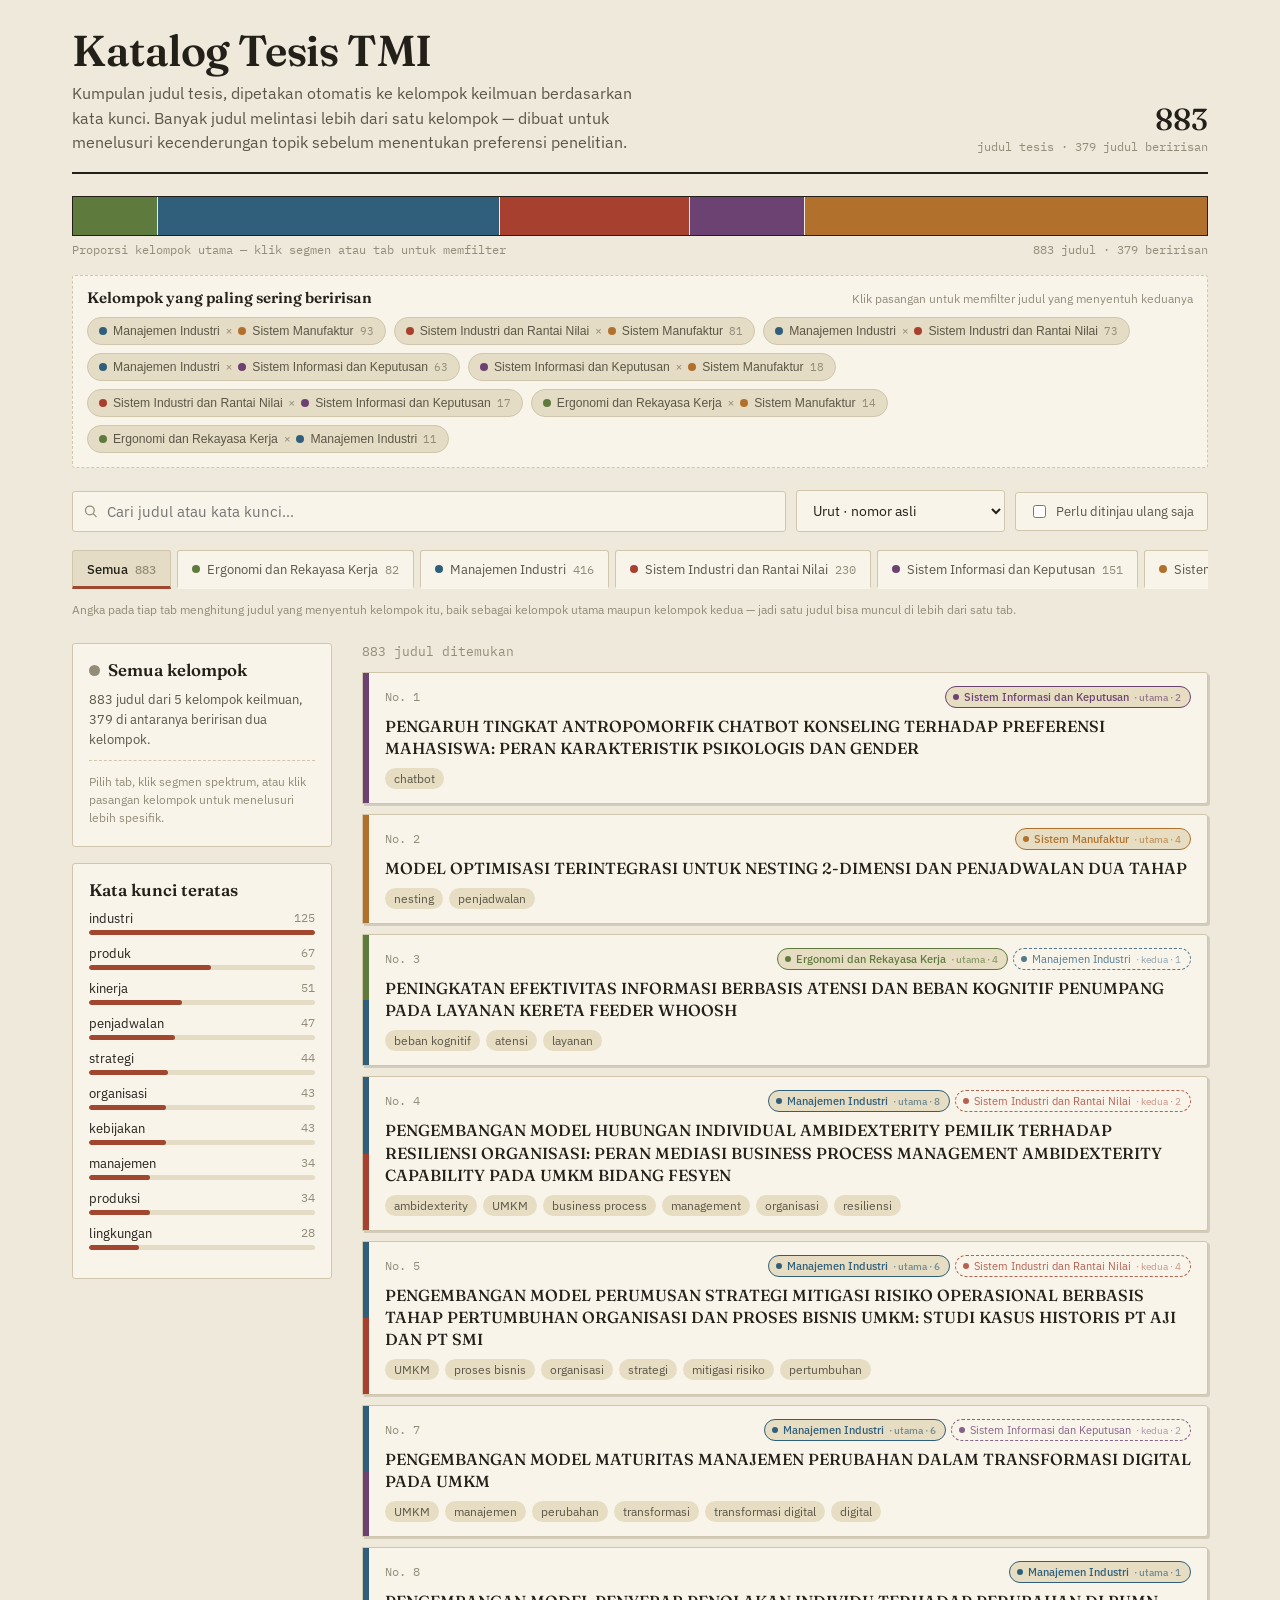
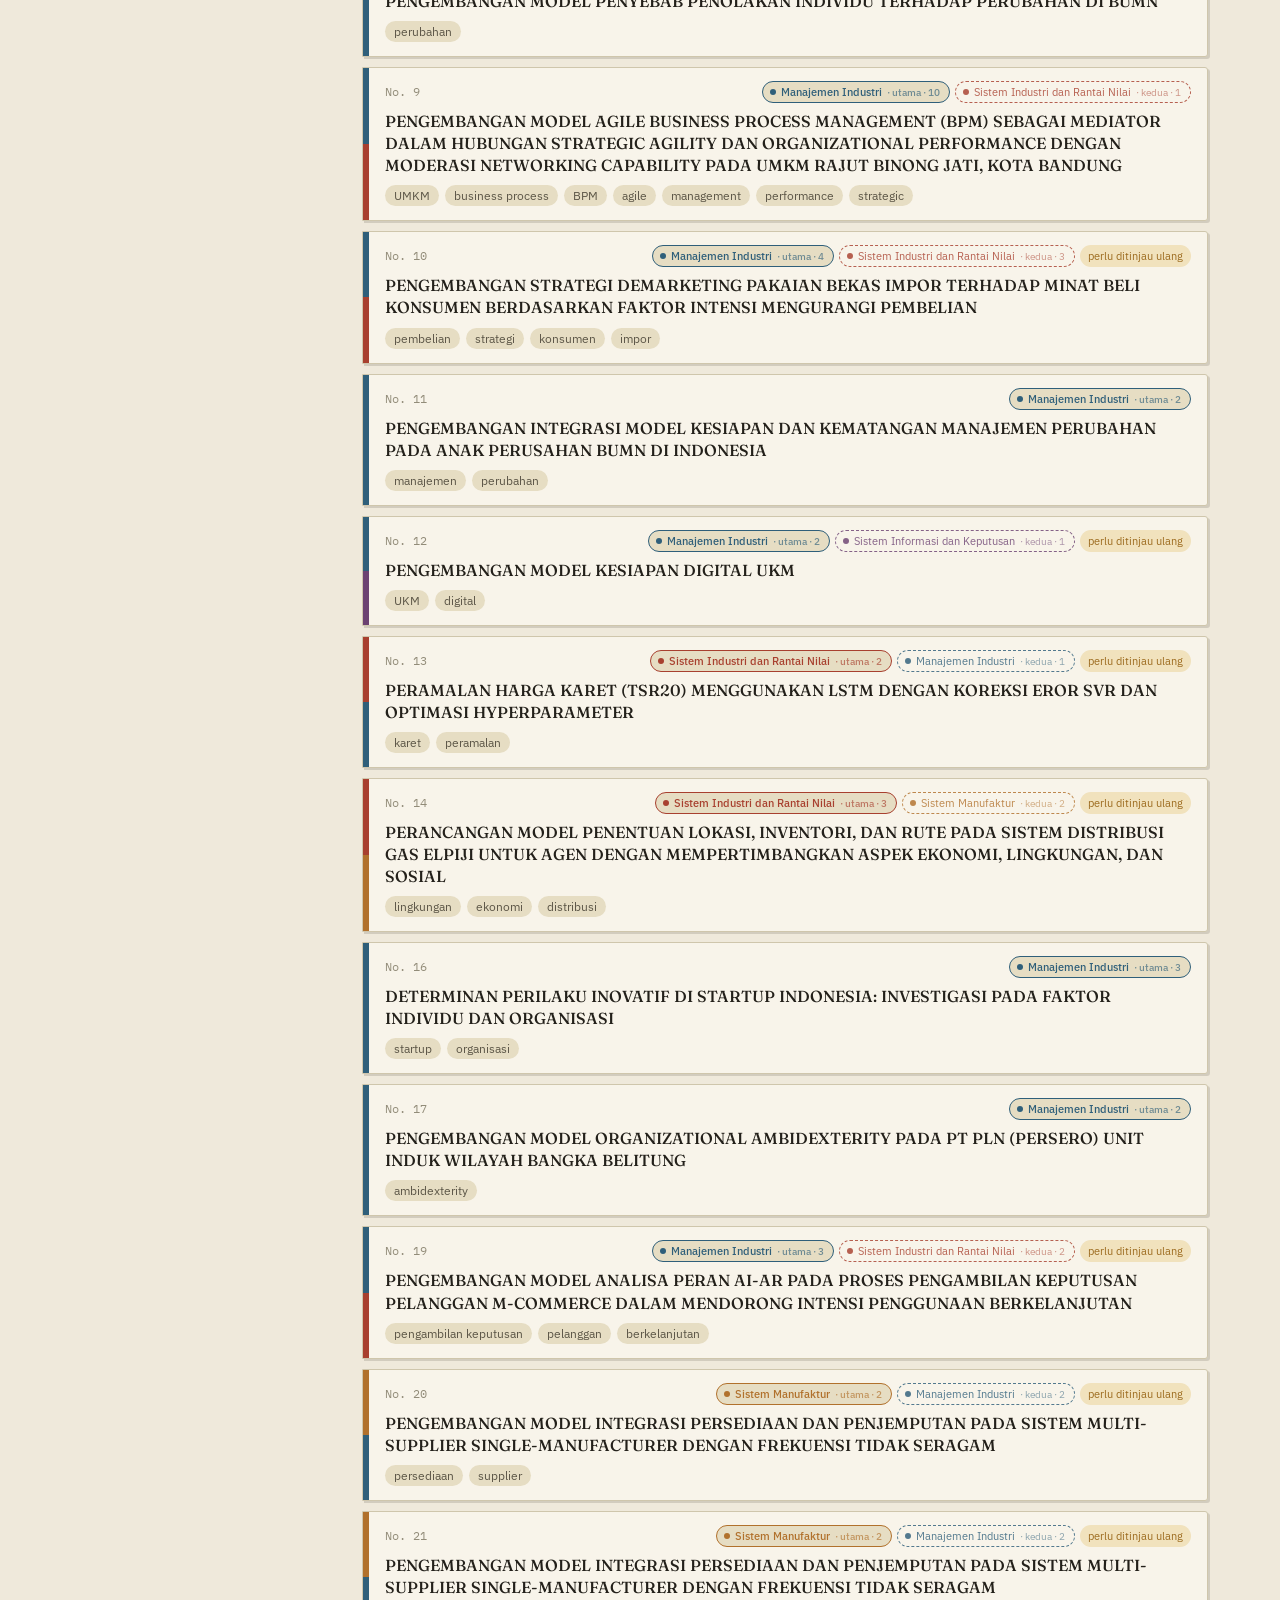
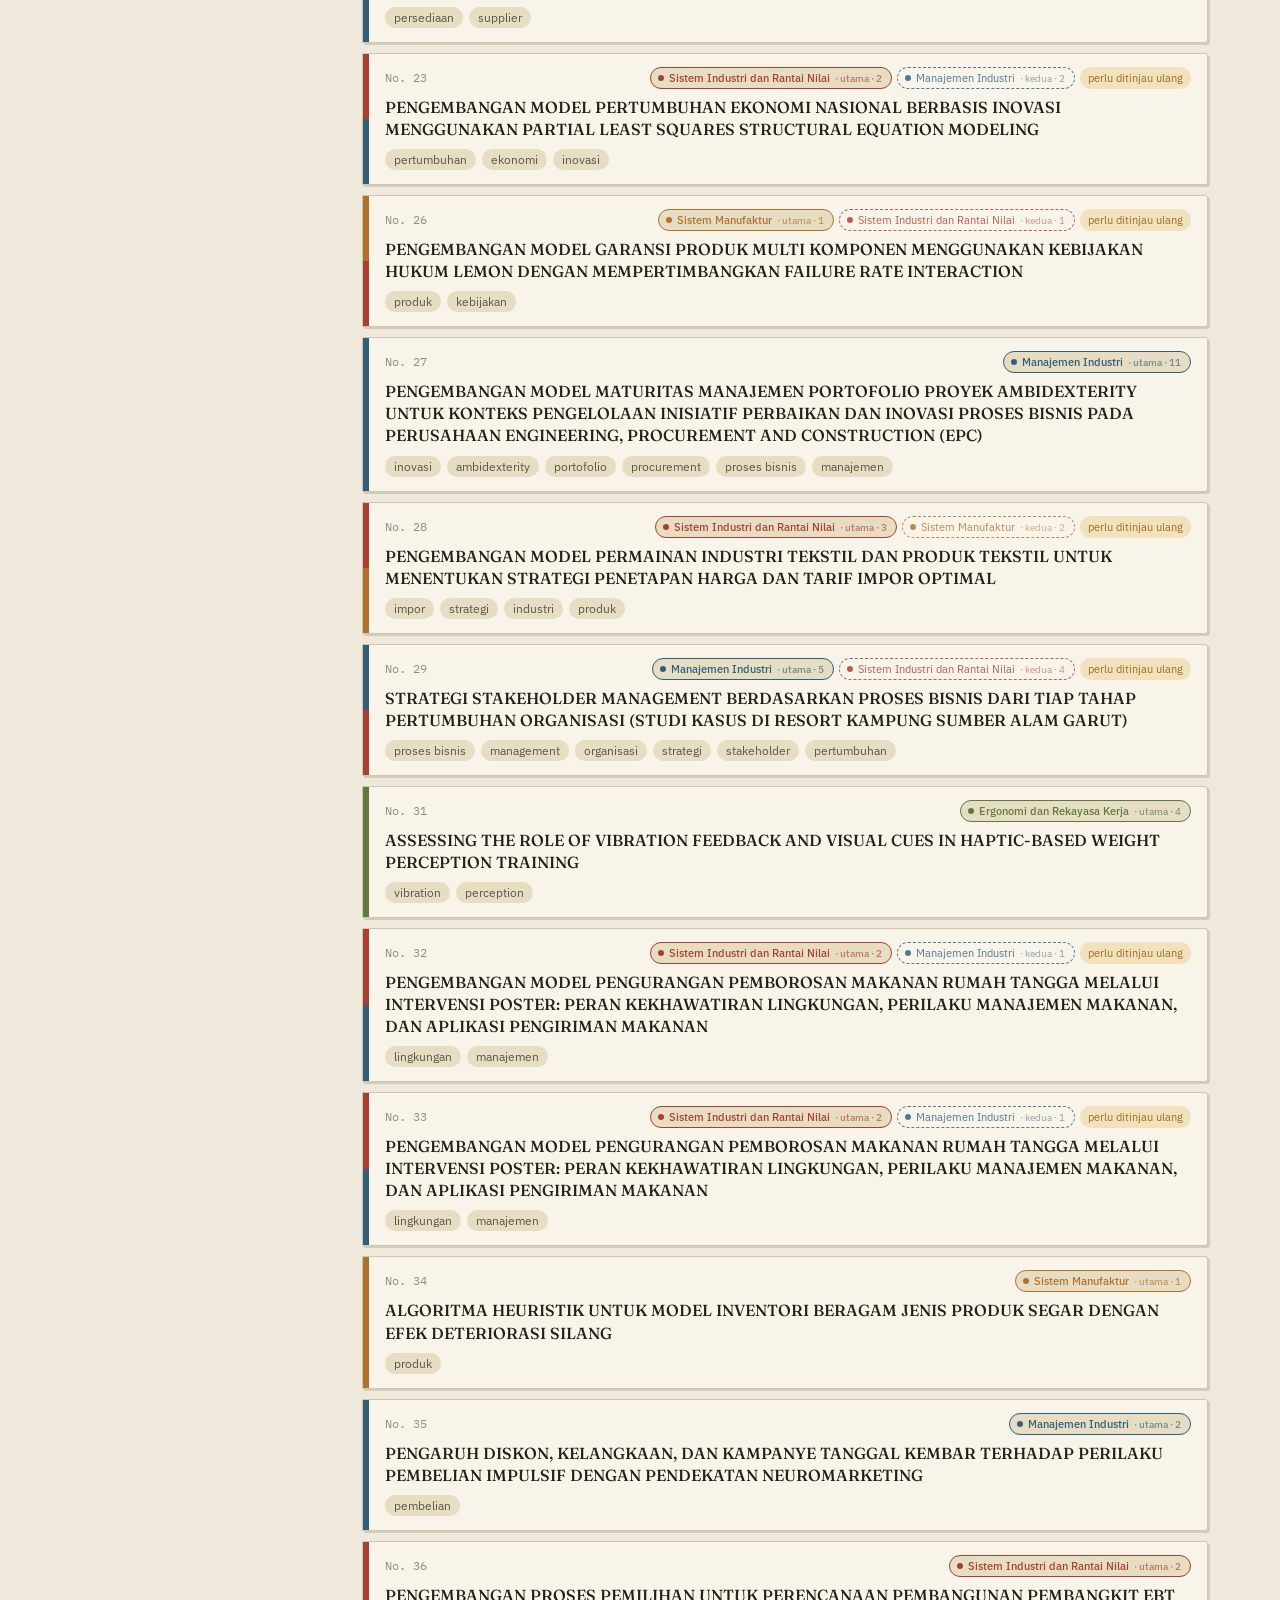
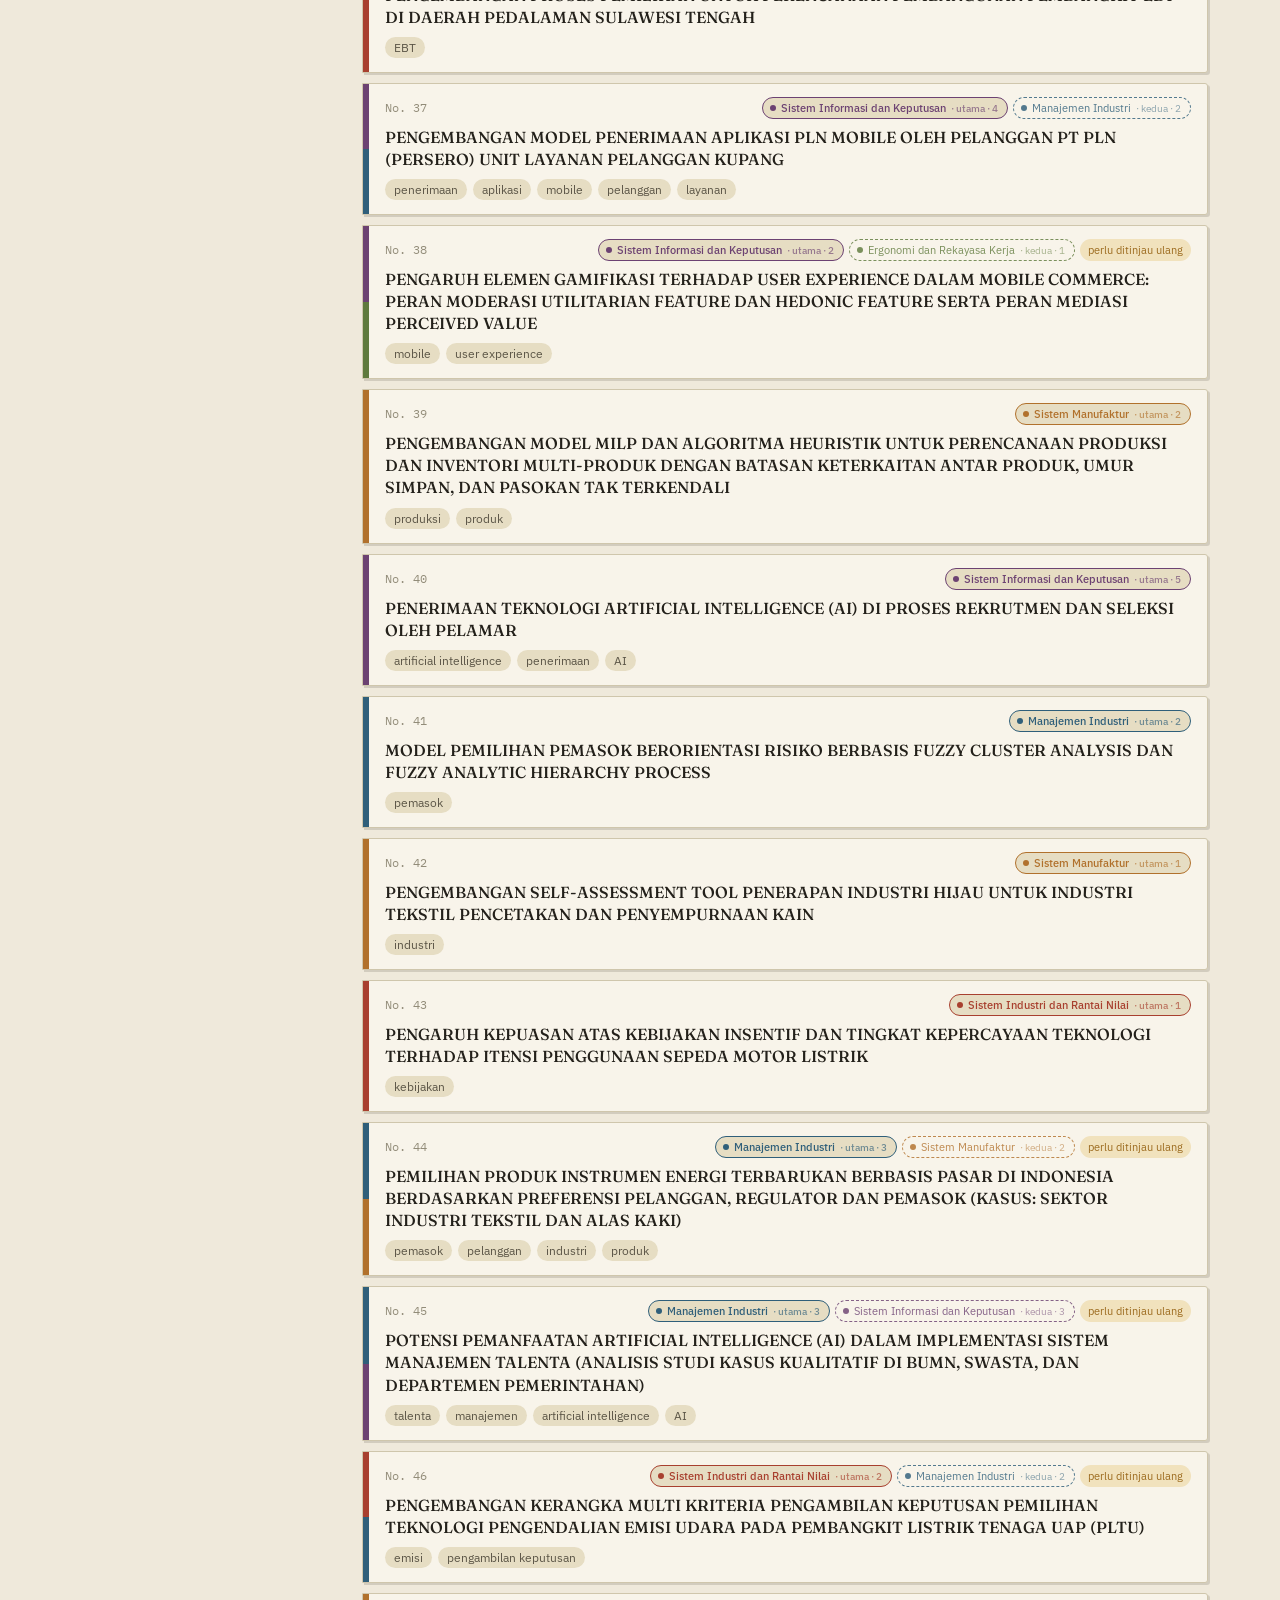
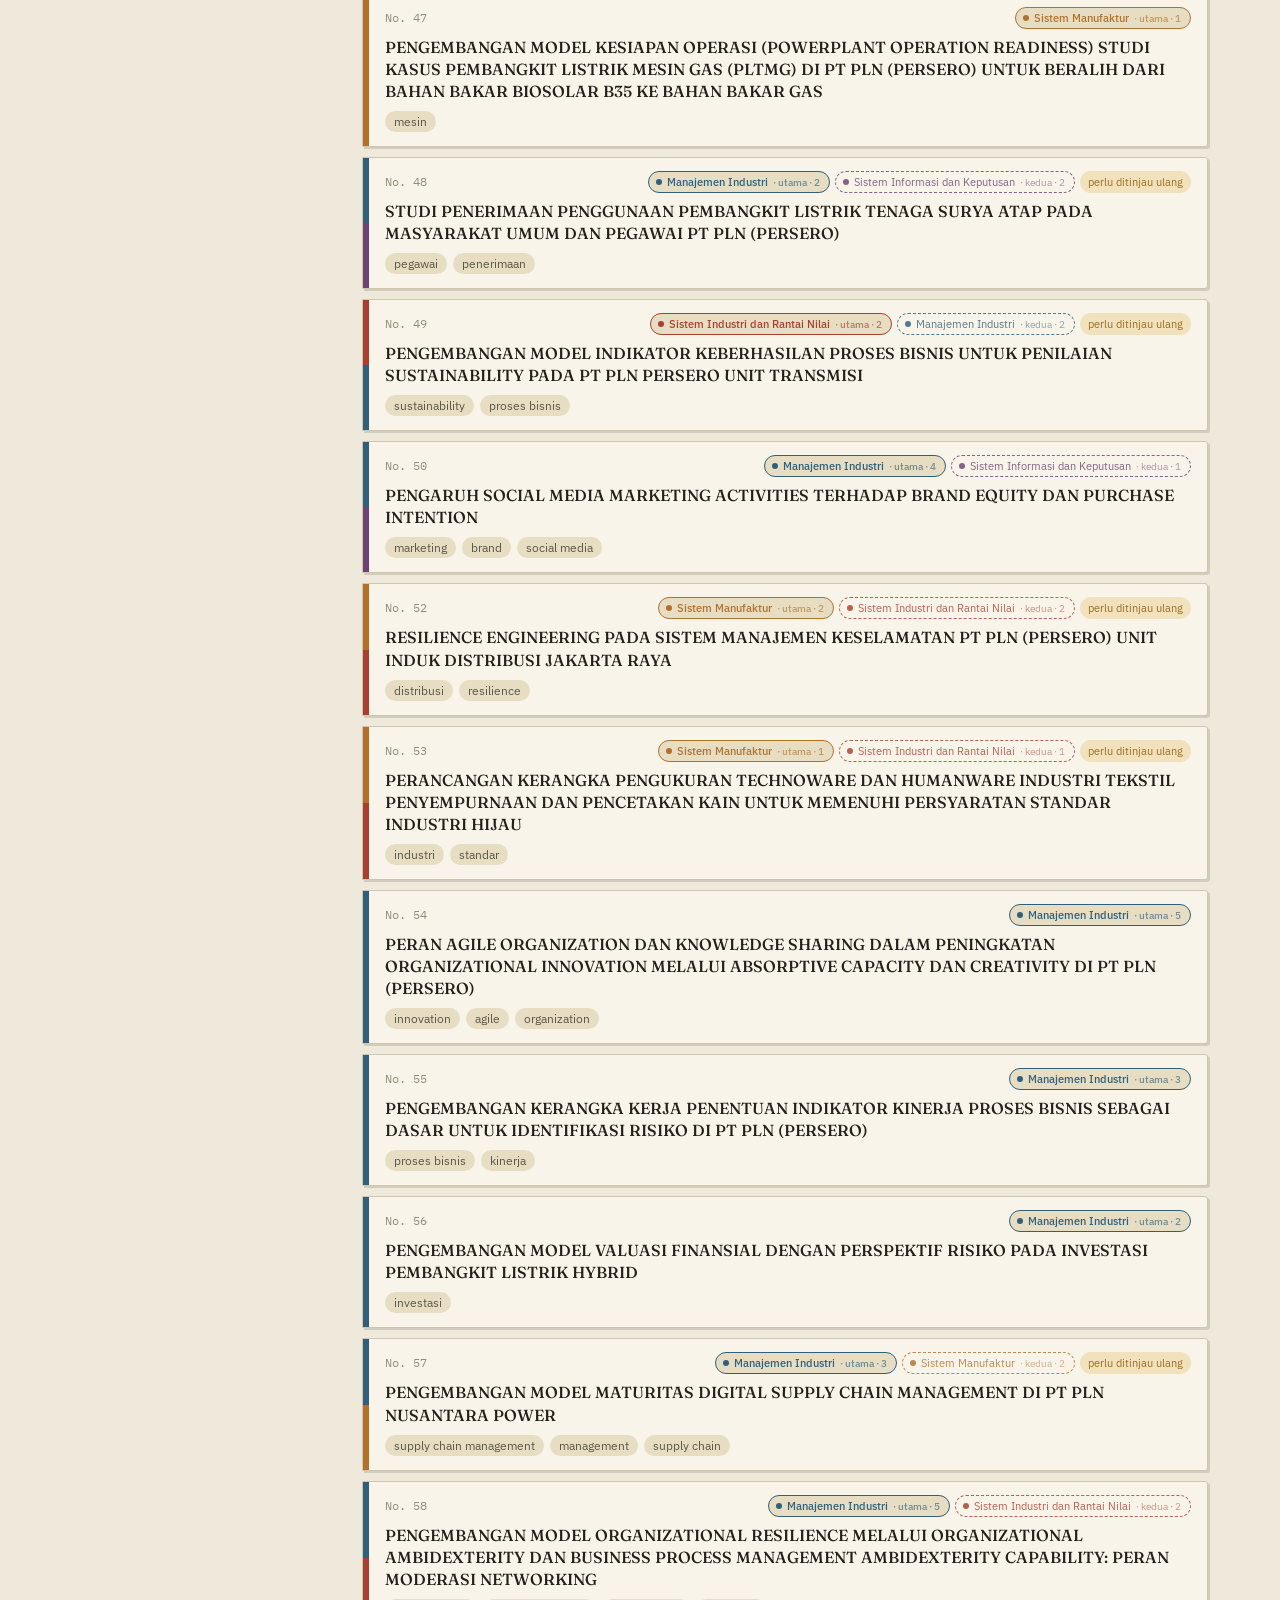
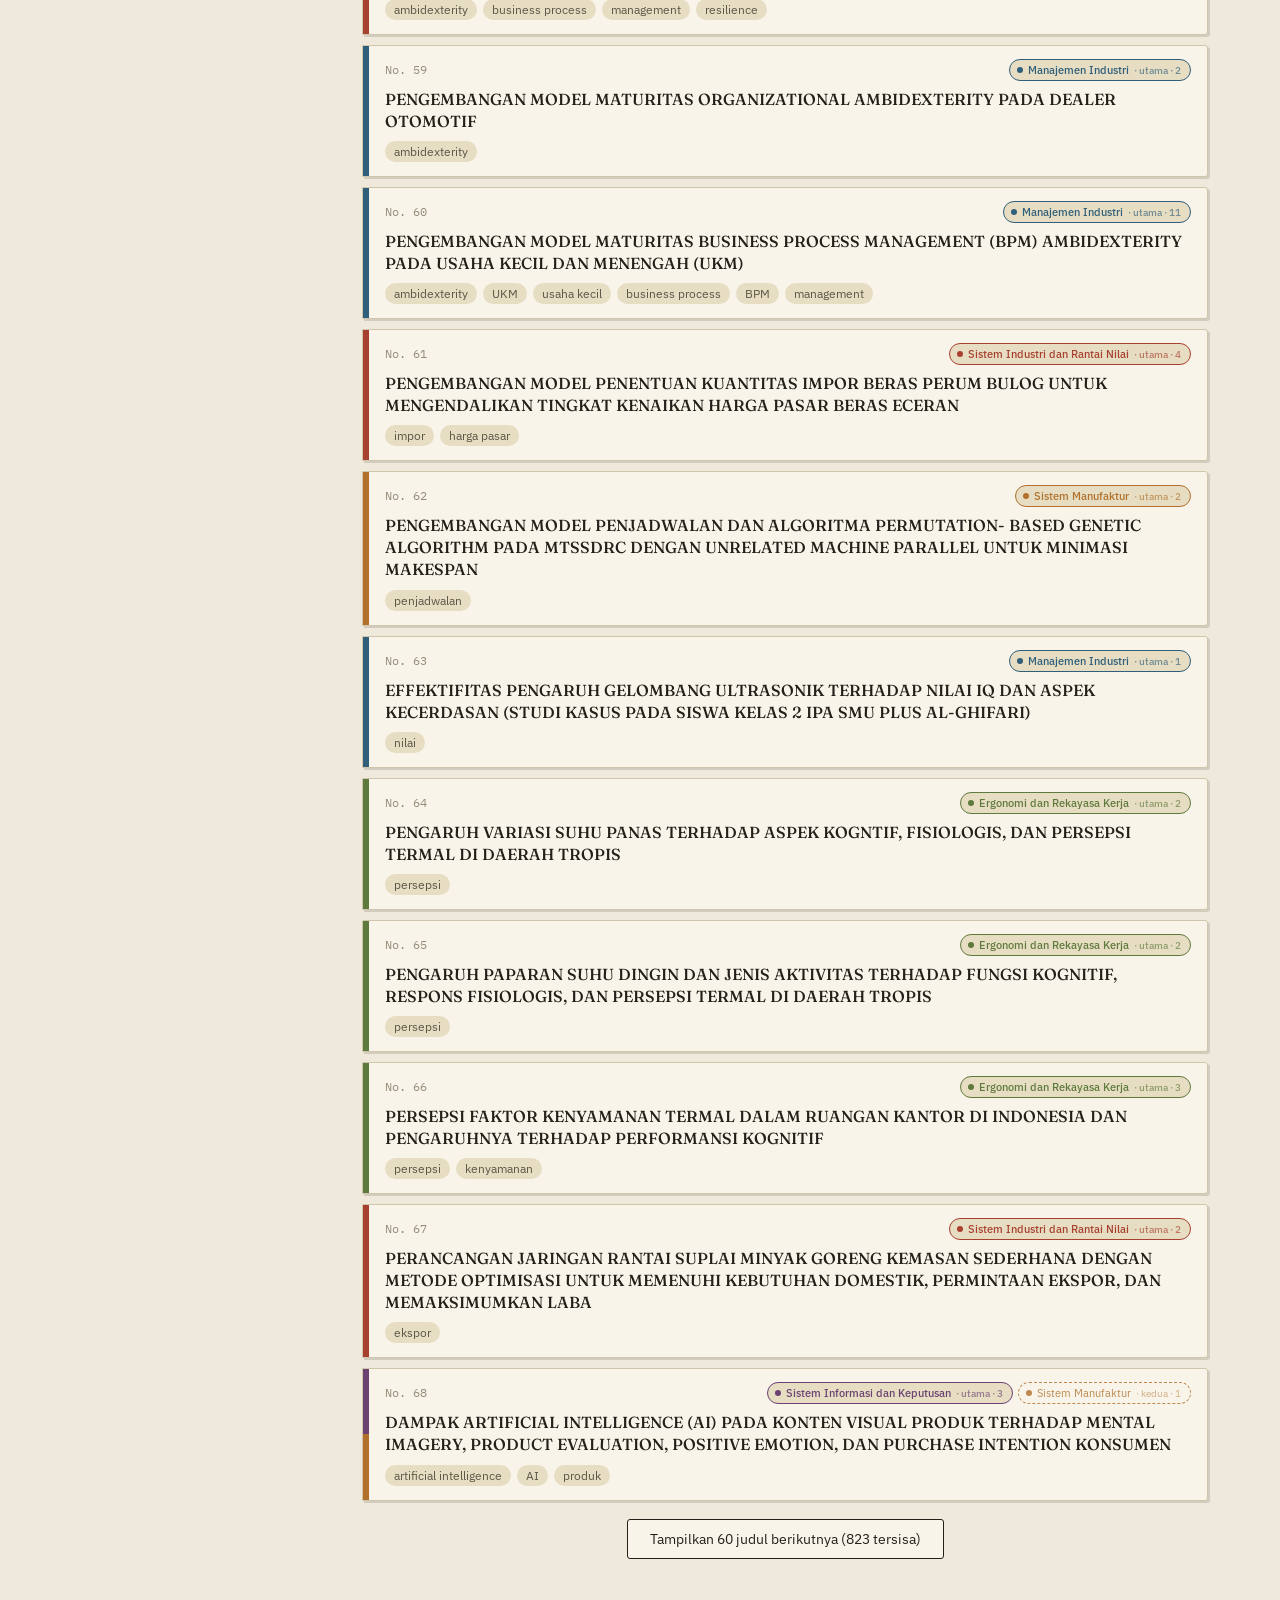
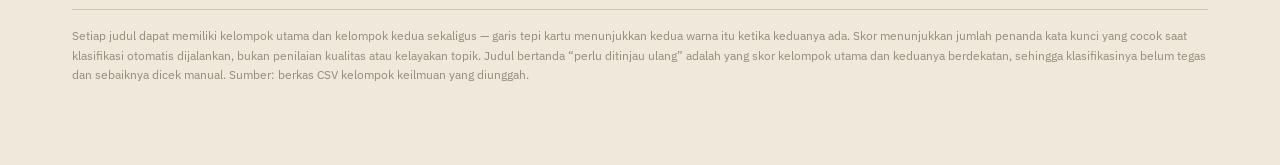
<file: tesis_dashboard.html>
<!DOCTYPE html>
<html lang="id">
<head>
<meta charset="UTF-8">
<meta name="viewport" content="width=device-width, initial-scale=1, viewport-fit=cover">
<title>Katalog Tesis TMI</title>
<link rel="preconnect" href="https://fonts.googleapis.com">
<link rel="preconnect" href="https://fonts.gstatic.com" crossorigin>
<link href="https://fonts.googleapis.com/css2?family=Fraunces:ital,opsz,wght@0,9..144,400;0,9..144,500;0,9..144,600;1,9..144,500&family=IBM+Plex+Sans:wght@400;500;600&family=IBM+Plex+Mono:wght@400;500&display=swap" rel="stylesheet">
<style>
  :root {
    box-sizing: border-box;
    padding-top: env(safe-area-inset-top, 0px);
    padding-bottom: env(safe-area-inset-bottom, 0px);

    --paper: #efe9db;
    --paper-raised: #f8f4ea;
    --ink: #23201a;
    --ink-soft: #5c5647;
    --ink-faint: #928c79;
    --line: #cfc6ac;
    --line-soft: #ddd4bc;
    --accent: #a1462f;
    --well: #e4dcc4;
    --shadow: rgba(40, 33, 18, 0.14);
    --chip-bg: #e6ddc3;
    --focus: #1d4f5c;
    --warn: #9c6b1f;
    --warn-bg: #f1e2bd;

    --g-ergonomi_rekayasa_kerja: #5f7a3d;
    --g-manajemen_industri: #2f5f7a;
    --g-sistem_industri_rantai_nilai: #a8402f;
    --g-sistem_informasi_keputusan: #6c4272;
    --g-sistem_manufaktur: #b1712c;
  }

  @media (prefers-color-scheme: dark) {
    :root:not([data-theme="light"]) {
      --paper: #1c1a16;
      --paper-raised: #262319;
      --ink: #efe8d8;
      --ink-soft: #bcb29a;
      --ink-faint: #8b8371;
      --line: #43402f;
      --line-soft: #34311f;
      --accent: #e08361;
      --well: #292518;
      --shadow: rgba(0, 0, 0, 0.45);
      --chip-bg: #2e2b1d;
      --focus: #7fb8c9;
      --warn: #e0b458;
      --warn-bg: #332a13;

      --g-ergonomi_rekayasa_kerja: #93b26a;
      --g-manajemen_industri: #6fa2bd;
      --g-sistem_industri_rantai_nilai: #d97a63;
      --g-sistem_informasi_keputusan: #a983b3;
      --g-sistem_manufaktur: #d9a35c;
    }
  }
  :root[data-theme="dark"] {
    --paper: #1c1a16;
    --paper-raised: #262319;
    --ink: #efe8d8;
    --ink-soft: #bcb29a;
    --ink-faint: #8b8371;
    --line: #43402f;
    --line-soft: #34311f;
    --accent: #e08361;
    --well: #292518;
    --shadow: rgba(0, 0, 0, 0.45);
    --chip-bg: #2e2b1d;
    --focus: #7fb8c9;
    --warn: #e0b458;
    --warn-bg: #332a13;

    --g-ergonomi_rekayasa_kerja: #93b26a;
    --g-manajemen_industri: #6fa2bd;
    --g-sistem_industri_rantai_nilai: #d97a63;
    --g-sistem_informasi_keputusan: #a983b3;
    --g-sistem_manufaktur: #d9a35c;
  }

  * { box-sizing: border-box; }
  html { scroll-padding-top: env(safe-area-inset-top, 0px); }
  html, body { height: 100%; }

  body {
    margin: 0;
    background: var(--paper);
    color: var(--ink);
    font-family: 'IBM Plex Sans', -apple-system, BlinkMacSystemFont, 'Segoe UI', sans-serif;
    -webkit-font-smoothing: antialiased;
  }

  a { color: inherit; }
  ::selection { background: var(--accent); color: var(--paper-raised); }

  .wrap {
    max-width: 1180px;
    margin: 0 auto;
    padding: 28px 22px 80px;
  }

  /* ---------- Masthead ---------- */
  .masthead {
    display: flex;
    justify-content: space-between;
    align-items: flex-end;
    gap: 24px;
    border-bottom: 2px solid var(--ink);
    padding-bottom: 18px;
    margin-bottom: 22px;
    flex-wrap: wrap;
  }
  .masthead h1 {
    font-family: 'Fraunces', Georgia, 'Times New Roman', serif;
    font-weight: 600;
    font-size: clamp(1.9rem, 4vw, 2.7rem);
    line-height: 1.05;
    margin: 0 0 8px;
    letter-spacing: -0.01em;
  }
  .masthead .dek {
    max-width: 58ch;
    color: var(--ink-soft);
    font-size: 0.98rem;
    line-height: 1.55;
    margin: 0;
  }
  .masthead .meta {
    text-align: right;
    font-family: 'IBM Plex Mono', ui-monospace, monospace;
    font-size: 0.78rem;
    color: var(--ink-faint);
    white-space: nowrap;
  }
  .masthead .meta strong {
    display: block;
    font-size: 1.9rem;
    font-family: 'Fraunces', serif;
    font-weight: 500;
    color: var(--ink);
    line-height: 1;
    margin-bottom: 4px;
  }

  /* ---------- Spectrum bar ---------- */
  .spectrum {
    display: flex;
    height: 40px;
    border: 1px solid var(--ink);
    margin-bottom: 6px;
    overflow: hidden;
  }
  .spectrum button {
    border: none;
    border-right: 1px solid var(--paper);
    cursor: pointer;
    height: 100%;
    position: relative;
    transition: flex-grow 0.35s ease, filter 0.15s ease;
    padding: 0;
  }
  .spectrum button:last-child { border-right: none; }
  .spectrum button:hover { filter: brightness(1.12); }
  .spectrum button.dim { flex-grow: 0.35 !important; filter: grayscale(0.55) brightness(0.85); }
  .spectrum-caption {
    display: flex;
    justify-content: space-between;
    font-size: 0.72rem;
    color: var(--ink-faint);
    font-family: 'IBM Plex Mono', monospace;
    margin-bottom: 18px;
    gap: 10px;
  }

  /* ---------- Overlap strip ---------- */
  .overlap-strip {
    border: 1px dashed var(--line);
    background: var(--paper-raised);
    padding: 12px 14px 14px;
    margin-bottom: 22px;
    border-radius: 3px;
  }
  .overlap-strip .ov-head {
    display: flex;
    justify-content: space-between;
    align-items: baseline;
    gap: 10px;
    margin-bottom: 10px;
    flex-wrap: wrap;
  }
  .overlap-strip .ov-head h2 {
    font-family: 'Fraunces', serif;
    font-weight: 600;
    font-size: 0.95rem;
    margin: 0;
  }
  .overlap-strip .ov-head .ov-sub {
    font-size: 0.76rem;
    color: var(--ink-faint);
  }
  .pair-row {
    display: flex;
    gap: 8px;
    flex-wrap: wrap;
  }
  .pair-chip {
    display: inline-flex;
    align-items: center;
    gap: 6px;
    padding: 6px 11px;
    background: var(--well);
    border: 1px solid var(--line);
    border-radius: 20px;
    font-size: 0.76rem;
    color: var(--ink-soft);
    cursor: pointer;
    white-space: nowrap;
  }
  .pair-chip:hover { border-color: var(--ink-faint); color: var(--ink); }
  .pair-chip.active { background: var(--ink); color: var(--paper); border-color: var(--ink); }
  .pair-chip .sw { width: 8px; height: 8px; border-radius: 50%; flex: none; }
  .pair-chip .cross { color: var(--ink-faint); font-size: 0.7rem; }
  .pair-chip .n {
    font-family: 'IBM Plex Mono', monospace;
    font-size: 0.7rem;
    color: var(--ink-faint);
  }
  .pair-chip.active .n { color: var(--paper); opacity: 0.75; }

  /* ---------- Controls ---------- */
  .controls {
    display: flex;
    gap: 10px;
    align-items: center;
    flex-wrap: wrap;
    margin-bottom: 18px;
  }
  .search-box {
    flex: 1 1 240px;
    position: relative;
  }
  .search-box input {
    width: 100%;
    padding: 10px 14px 10px 34px;
    background: var(--paper-raised);
    border: 1px solid var(--line);
    color: var(--ink);
    font-family: inherit;
    font-size: 0.92rem;
    border-radius: 3px;
  }
  .search-box input:focus {
    outline: 2px solid var(--focus);
    outline-offset: 1px;
  }
  .search-box svg {
    position: absolute;
    left: 11px;
    top: 50%;
    transform: translateY(-50%);
    width: 15px;
    height: 15px;
    stroke: var(--ink-faint);
    pointer-events: none;
  }
  select#sortSelect {
    padding: 10px 12px;
    background: var(--paper-raised);
    border: 1px solid var(--line);
    color: var(--ink);
    font-family: inherit;
    font-size: 0.85rem;
    border-radius: 3px;
    cursor: pointer;
  }
  .review-toggle {
    display: flex;
    align-items: center;
    gap: 7px;
    padding: 9px 13px;
    background: var(--paper-raised);
    border: 1px solid var(--line);
    border-radius: 3px;
    font-size: 0.82rem;
    color: var(--ink-soft);
    cursor: pointer;
    white-space: nowrap;
  }
  .review-toggle input { accent-color: var(--warn); cursor: pointer; }
  .review-toggle:hover { color: var(--ink); }

  /* ---------- Tabs ---------- */
  .tabs {
    display: flex;
    gap: 6px;
    overflow-x: auto;
    padding-bottom: 4px;
    margin-bottom: 8px;
    -webkit-overflow-scrolling: touch;
  }
  .tabs::-webkit-scrollbar { height: 4px; }
  .tab {
    flex: 0 0 auto;
    display: flex;
    align-items: center;
    gap: 7px;
    padding: 9px 14px 8px;
    background: var(--paper-raised);
    border: 1px solid var(--line);
    border-bottom: 3px solid transparent;
    cursor: pointer;
    font-family: inherit;
    font-size: 0.83rem;
    color: var(--ink-soft);
    white-space: nowrap;
    border-radius: 3px 3px 0 0;
    transition: border-color 0.15s ease, color 0.15s ease;
  }
  .tab .dot { width: 8px; height: 8px; border-radius: 50%; flex: none; }
  .tab .n { color: var(--ink-faint); font-family: 'IBM Plex Mono', monospace; font-size: 0.76rem; }
  .tab:hover { color: var(--ink); }
  .tab.active {
    color: var(--ink);
    font-weight: 500;
    border-bottom-color: var(--tab-color, var(--accent));
    background: var(--well);
  }
  .tabs-note {
    font-size: 0.74rem;
    color: var(--ink-faint);
    margin-bottom: 24px;
    line-height: 1.5;
  }

  /* ---------- Layout ---------- */
  .layout {
    display: grid;
    grid-template-columns: 260px 1fr;
    gap: 30px;
    align-items: start;
  }
  @media (max-width: 820px) {
    .layout { grid-template-columns: 1fr; }
  }

  .panel {
    position: sticky;
    top: 18px;
  }
  @media (max-width: 820px) { .panel { position: static; } }

  .panel-block {
    border: 1px solid var(--line);
    background: var(--paper-raised);
    padding: 16px 16px 18px;
    margin-bottom: 16px;
    border-radius: 3px;
  }
  .panel-block h2 {
    font-family: 'Fraunces', serif;
    font-weight: 600;
    font-size: 1.05rem;
    margin: 0 0 10px;
    display: flex;
    align-items: center;
    gap: 8px;
  }
  .panel-block h2 .sw { width: 11px; height: 11px; border-radius: 50%; flex: none; }
  .panel-block p.desc {
    font-size: 0.83rem;
    color: var(--ink-soft);
    line-height: 1.5;
    margin: 0 0 10px;
  }
  .role-split {
    display: flex;
    gap: 14px;
    margin-bottom: 14px;
    font-size: 0.78rem;
  }
  .role-split .rs {
    display: flex;
    align-items: baseline;
    gap: 5px;
  }
  .role-split .rs b {
    font-family: 'Fraunces', serif;
    font-size: 1.15rem;
    color: var(--ink);
    font-weight: 500;
  }
  .role-split .rs span { color: var(--ink-faint); }

  .kw-row {
    display: flex;
    flex-direction: column;
    gap: 3px;
    margin-bottom: 10px;
  }
  .kw-row .kw-top {
    display: flex;
    justify-content: space-between;
    font-size: 0.8rem;
  }
  .kw-row .kw-name {
    color: var(--ink);
    white-space: nowrap;
    overflow: hidden;
    text-overflow: ellipsis;
  }
  .kw-row .kw-bar-track {
    height: 5px;
    background: var(--well);
    border-radius: 3px;
    overflow: hidden;
  }
  .kw-row .kw-bar-fill { height: 100%; border-radius: 3px; }
  .kw-row .kw-count {
    font-family: 'IBM Plex Mono', monospace;
    color: var(--ink-faint);
    font-size: 0.74rem;
  }

  .legend-note {
    font-size: 0.76rem;
    color: var(--ink-faint);
    line-height: 1.5;
    border-top: 1px dashed var(--line);
    padding-top: 12px;
    margin-top: 4px;
  }

  /* ---------- List ---------- */
  .list-meta {
    font-size: 0.8rem;
    color: var(--ink-faint);
    margin-bottom: 12px;
    font-family: 'IBM Plex Mono', monospace;
  }

  .card {
    display: flex;
    border: 1px solid var(--line);
    background: var(--paper-raised);
    margin-bottom: 10px;
    border-radius: 0 3px 3px 0;
    box-shadow: 2px 2px 0 var(--shadow);
  }
  .card .spine {
    flex: none;
    width: 6px;
    display: flex;
    flex-direction: column;
  }
  .card .spine i { display: block; flex: 1 1 0; }
  .card .body {
    padding: 13px 16px 14px;
    flex: 1;
    min-width: 0;
  }
  .card .row1 {
    display: flex;
    justify-content: space-between;
    align-items: flex-start;
    gap: 10px;
    margin-bottom: 7px;
    flex-wrap: wrap;
  }
  .card .idx {
    font-family: 'IBM Plex Mono', monospace;
    font-size: 0.72rem;
    color: var(--ink-faint);
    padding-top: 3px;
  }
  .card .membership-pills {
    display: flex;
    gap: 5px;
    flex-wrap: wrap;
    justify-content: flex-end;
  }
  .mpill {
    display: inline-flex;
    align-items: center;
    gap: 5px;
    font-size: 0.7rem;
    padding: 3px 9px 3px 7px;
    border-radius: 20px;
    border: 1px solid transparent;
    white-space: nowrap;
  }
  .mpill .sw { width: 6px; height: 6px; border-radius: 50%; flex: none; }
  .mpill.role-utama { font-weight: 500; }
  .mpill.role-sekunder { opacity: 0.82; border-style: dashed; }
  .mpill .role-tag { opacity: 0.65; font-size: 0.65rem; }
  .review-pill {
    display: inline-flex;
    align-items: center;
    gap: 5px;
    font-size: 0.68rem;
    padding: 3px 8px;
    border-radius: 20px;
    background: var(--warn-bg);
    color: var(--warn);
    white-space: nowrap;
  }
  .card h3 {
    font-family: 'Fraunces', serif;
    font-weight: 500;
    font-size: 1rem;
    line-height: 1.38;
    margin: 0 0 9px;
    color: var(--ink);
  }
  .card .tagrow {
    display: flex;
    flex-wrap: wrap;
    gap: 6px;
    align-items: center;
  }
  .chip {
    font-size: 0.72rem;
    padding: 3px 9px;
    background: var(--chip-bg);
    border-radius: 20px;
    color: var(--ink-soft);
  }

  .empty-state {
    text-align: center;
    padding: 60px 20px;
    color: var(--ink-faint);
    border: 1px dashed var(--line);
  }
  .empty-state p { margin: 6px 0 0; font-size: 0.85rem; }

  #loadMoreWrap { text-align: center; margin-top: 18px; }
  #loadMoreBtn {
    background: var(--paper-raised);
    border: 1px solid var(--ink);
    color: var(--ink);
    padding: 10px 22px;
    font-family: inherit;
    font-size: 0.85rem;
    cursor: pointer;
    border-radius: 3px;
  }
  #loadMoreBtn:hover { background: var(--well); }

  footer {
    margin-top: 50px;
    padding-top: 16px;
    border-top: 1px solid var(--line);
    font-size: 0.78rem;
    color: var(--ink-faint);
    line-height: 1.6;
  }

  :focus-visible { outline: 2px solid var(--focus); outline-offset: 2px; }

  @media (max-width: 480px) {
    .masthead { flex-direction: column; align-items: flex-start; }
    .masthead .meta { text-align: left; }
  }
</style>
</head>
<body>
<div class="wrap">

  <header class="masthead">
    <div>
      <h1>Katalog Tesis TMI</h1>
      <p class="dek">Kumpulan judul tesis, dipetakan otomatis ke kelompok keilmuan berdasarkan kata kunci. Banyak judul melintasi lebih dari satu kelompok &mdash; dibuat untuk menelusuri kecenderungan topik sebelum menentukan preferensi penelitian.</p>
    </div>
    <div class="meta">
      <strong id="totalCount">—</strong>
      judul tesis · <span id="multiCount">—</span> beririsan
    </div>
  </header>

  <div class="spectrum" id="spectrum"></div>
  <div class="spectrum-caption" id="spectrumCaption"></div>

  <div class="overlap-strip">
    <div class="ov-head">
      <h2>Kelompok yang paling sering beririsan</h2>
      <span class="ov-sub">Klik pasangan untuk memfilter judul yang menyentuh keduanya</span>
    </div>
    <div class="pair-row" id="pairRow"></div>
  </div>

  <div class="controls">
    <div class="search-box">
      <svg viewBox="0 0 24 24" fill="none" stroke-width="2" stroke-linecap="round"><circle cx="11" cy="11" r="7"/><line x1="21" y1="21" x2="16.65" y2="16.65"/></svg>
      <input id="searchInput" type="text" placeholder="Cari judul atau kata kunci…" autocomplete="off">
    </div>
    <select id="sortSelect">
      <option value="no">Urut · nomor asli</option>
      <option value="conf">Urut · skor utama tertinggi</option>
      <option value="az">Urut · judul A–Z</option>
    </select>
    <label class="review-toggle">
      <input type="checkbox" id="reviewToggle">
      Perlu ditinjau ulang saja
    </label>
  </div>

  <div class="tabs" id="tabs"></div>
  <div class="tabs-note">Angka pada tiap tab menghitung judul yang menyentuh kelompok itu, baik sebagai kelompok utama maupun kelompok kedua &mdash; jadi satu judul bisa muncul di lebih dari satu tab.</div>

  <div class="layout">
    <aside class="panel">
      <div class="panel-block" id="groupInfo"></div>
      <div class="panel-block kw-list-wrap">
        <h2>Kata kunci teratas</h2>
        <div id="kwList"></div>
      </div>
    </aside>

    <main>
      <div class="list-meta" id="listMeta"></div>
      <div id="cardList"></div>
      <div id="emptyState" class="empty-state" style="display:none;">
        <strong>Tidak ada judul yang cocok.</strong>
        <p>Coba kata kunci lain, longgarkan filter kelompok, atau matikan filter tinjau ulang.</p>
      </div>
      <div id="loadMoreWrap" style="display:none;">
        <button id="loadMoreBtn" type="button">Tampilkan 60 judul berikutnya</button>
      </div>
    </main>
  </div>

  <footer>
    Setiap judul dapat memiliki kelompok utama dan kelompok kedua sekaligus &mdash; garis tepi kartu menunjukkan kedua warna itu ketika keduanya ada. Skor menunjukkan jumlah penanda kata kunci yang cocok saat klasifikasi otomatis dijalankan, bukan penilaian kualitas atau kelayakan topik. Judul bertanda &ldquo;perlu ditinjau ulang&rdquo; adalah yang skor kelompok utama dan keduanya berdekatan, sehingga klasifikasinya belum tegas dan sebaiknya dicek manual. Sumber: berkas CSV kelompok keilmuan yang diunggah.
  </footer>

</div>

<script id="thesis-data" type="application/json">{"generated_at":"2026-09-22","groups":[{"slug":"ergonomi_rekayasa_kerja","label":"Ergonomi dan Rekayasa Kerja","color":"#5f7a3d","color_dark":"#93b26a"},{"slug":"manajemen_industri","label":"Manajemen Industri","color":"#2f5f7a","color_dark":"#6fa2bd"},{"slug":"sistem_industri_rantai_nilai","label":"Sistem Industri dan Rantai Nilai","color":"#a8402f","color_dark":"#d97a63"},{"slug":"sistem_informasi_keputusan","label":"Sistem Informasi dan Keputusan","color":"#6c4272","color_dark":"#a983b3"},{"slug":"sistem_manufaktur","label":"Sistem Manufaktur","color":"#b1712c","color_dark":"#d9a35c"}],"theses":[{"no":"3","judul":"PENINGKATAN EFEKTIVITAS INFORMASI BERBASIS ATENSI DAN BEBAN KOGNITIF PENUMPANG PADA LAYANAN KERETA FEEDER WHOOSH","memberships":[{"slug":"ergonomi_rekayasa_kerja","role":"utama","score":4,"keywords":["beban kognitif","atensi"]},{"slug":"manajemen_industri","role":"sekunder","score":1,"keywords":["layanan"]}],"perlu_review":false},{"no":"31","judul":"ASSESSING THE ROLE OF VIBRATION FEEDBACK AND VISUAL CUES IN HAPTIC-BASED WEIGHT PERCEPTION TRAINING","memberships":[{"slug":"ergonomi_rekayasa_kerja","role":"utama","score":4,"keywords":["vibration","perception"]}],"perlu_review":false},{"no":"64","judul":"PENGARUH VARIASI SUHU PANAS TERHADAP ASPEK KOGNTIF, FISIOLOGIS, DAN PERSEPSI TERMAL DI DAERAH TROPIS","memberships":[{"slug":"ergonomi_rekayasa_kerja","role":"utama","score":2,"keywords":["persepsi"]}],"perlu_review":false},{"no":"65","judul":"PENGARUH PAPARAN SUHU DINGIN DAN JENIS AKTIVITAS TERHADAP FUNGSI KOGNITIF, RESPONS FISIOLOGIS, DAN PERSEPSI TERMAL DI DAERAH TROPIS","memberships":[{"slug":"ergonomi_rekayasa_kerja","role":"utama","score":2,"keywords":["persepsi"]}],"perlu_review":false},{"no":"66","judul":"PERSEPSI FAKTOR KENYAMANAN TERMAL DALAM RUANGAN KANTOR DI INDONESIA DAN PENGARUHNYA TERHADAP PERFORMANSI KOGNITIF","memberships":[{"slug":"ergonomi_rekayasa_kerja","role":"utama","score":3,"keywords":["persepsi","kenyamanan"]}],"perlu_review":false},{"no":"103","judul":"PENGARUH JENIS SENDI LUTUT KAKI PROSTETIK DAN JENIS POSTUR TUBUH STATIS TERHADAP AKTIVITAS OTOT DAN STABILITAS POSTUR PADA PENGGUNA KAKI PROSTETIK","memberships":[{"slug":"ergonomi_rekayasa_kerja","role":"utama","score":6,"keywords":["postur","aktivitas otot","prostetik"]}],"perlu_review":false},{"no":"104","judul":"PENGARUH JENIS KAKI PROSTETIK DAN POSTUR TUBUH AWAL KETIKA MELAKUKAN AKTIVITAS PENGANGKATAN BEBAN DALAM KONDISI BERDIRI DIAM TERHADAP KESTABILAN DAN AKTIVITAS OTOT PADA PENGGUNA KAKI PROSTETIK","memberships":[{"slug":"ergonomi_rekayasa_kerja","role":"utama","score":6,"keywords":["postur","aktivitas otot","prostetik"]}],"perlu_review":false},{"no":"120","judul":"PENGARUH PENGGUNAAN MASKER TERHADAP BEBAN FISIOLOGIS PEKERJAAN KONSTRUKSI","memberships":[{"slug":"ergonomi_rekayasa_kerja","role":"utama","score":2,"keywords":["masker"]}],"perlu_review":false},{"no":"124","judul":"PENGEMBANGAN MODEL HUBUNGAN ATENSI VISUAL PADA KEMASAN PRODUK PERAWATAN KULIT ALAMI TERHADAP NIAT BELI BERDASARKAN STUDI NEUROMARKETING","memberships":[{"slug":"ergonomi_rekayasa_kerja","role":"utama","score":2,"keywords":["atensi"]},{"slug":"sistem_manufaktur","role":"sekunder","score":1,"keywords":["produk"]}],"perlu_review":true},{"no":"130","judul":"PENGEMBANGAN HUMAN FACTOR ANALYSIS AND CLASSIFICATION SYSTEM UNTUK ANALISIS KECELAKAAN KERJA DI INDUSTRI PROSES","memberships":[{"slug":"ergonomi_rekayasa_kerja","role":"utama","score":2,"keywords":["kecelakaan"]},{"slug":"sistem_manufaktur","role":"sekunder","score":1,"keywords":["industri"]}],"perlu_review":true},{"no":"137","judul":"PENGEMBANGAN MODEL INTENSI PENGGUNAAN HELM DENGAN MENGINTEGRASIKAN THEORY OF PLANNED BEHAVIOR, CLASSICAL DETERRENCE THEORY, DAN HOMEL'S MODEL","memberships":[{"slug":"ergonomi_rekayasa_kerja","role":"utama","score":2,"keywords":["helm"]}],"perlu_review":false},{"no":"139","judul":"PENGEMBANGAN METODE PENILAIAN ERGONOMI OWAS BERBASIS SENSOR GERAK DENGAN UMPAN BALIK SECARA REAL-TIME","memberships":[{"slug":"ergonomi_rekayasa_kerja","role":"utama","score":2,"keywords":["ergonomi"]},{"slug":"sistem_informasi_keputusan","role":"sekunder","score":1,"keywords":["sensor"]}],"perlu_review":true},{"no":"141","judul":"EVALUASI BEBAN KERJA MELALUI PENGUKURAN KONSUMSI OKSIGEN DAN DETAK JANTUNG PETANI DI SALAH SATU AREA PERTANIAN HORTIKULTURA","memberships":[{"slug":"ergonomi_rekayasa_kerja","role":"utama","score":2,"keywords":["beban kerja"]}],"perlu_review":false},{"no":"146","judul":"ANALISIS BIOMEKANIKA KERJA JONGKOK DENGAN AKTIVITAS PUNTIR","memberships":[{"slug":"ergonomi_rekayasa_kerja","role":"utama","score":2,"keywords":["biomekanika"]}],"perlu_review":false},{"no":"147","judul":"PENGEMBANGAN MODEL KEPUASAN PENGGUNA BERBASIS KOGNITIF-AFEKTIF DENGAN MEMPERTIMBANGKAN DIMENSI BUDAYA DALAM DESAIN ANTARMUKA LEARNING MANAGEMENT SYSTEM (LMS)","memberships":[{"slug":"ergonomi_rekayasa_kerja","role":"utama","score":1,"keywords":["antarmuka"]},{"slug":"manajemen_industri","role":"sekunder","score":1,"keywords":["management"]}],"perlu_review":true},{"no":"151","judul":"PENGEMBANGAN MODEL PREDIKSI KONSUMSI OKSIGEN DAN EVALUASI BEBAN KERJA FISIK PEKERJA KONSTRUKSI BANGUNAN INDONESIA","memberships":[{"slug":"ergonomi_rekayasa_kerja","role":"utama","score":4,"keywords":["beban kerja","kerja fisik"]},{"slug":"manajemen_industri","role":"sekunder","score":1,"keywords":["prediksi"]}],"perlu_review":false},{"no":"161","judul":"EVALUASI KELELAHAN PENGEMUDI ALAT-ALAT BERAT DI PERUSAHAAN PERTAMBANGAN BATU BARA KALIMANTAN SELATAN","memberships":[{"slug":"ergonomi_rekayasa_kerja","role":"utama","score":2,"keywords":["kelelahan"]}],"perlu_review":false},{"no":"168","judul":"VALIDASI FATIGUE AND RISK INDEX CALCULATOR BERDASARKAN DATA PROFIL KERJA MASINIS INDONESIA","memberships":[{"slug":"ergonomi_rekayasa_kerja","role":"utama","score":2,"keywords":["fatigue"]}],"perlu_review":false},{"no":"173","judul":"KAJIAN KELELAHAN PADA PENGEMUDI TANK AMX-13 DI PUSAT PENDIDIKAN KAVALERI MENGGUNAKAN INDIKATOR MICROSLEEP, PERCLOS SERTA DRIVING ACTIVITY LOAD INDEX","memberships":[{"slug":"ergonomi_rekayasa_kerja","role":"utama","score":2,"keywords":["kelelahan"]}],"perlu_review":false},{"no":"174","judul":"PENGARUH STIMULUS AUDIO TERHADAP PERFORMA GAIT PENGGUNA KAKI PROSTETIK DALAM SISTEM PELATIHAN BERBASIS VIRTUAL REALITY DAN MARKERLESS MOTION CAPTURE","memberships":[{"slug":"ergonomi_rekayasa_kerja","role":"utama","score":2,"keywords":["prostetik"]}],"perlu_review":false},{"no":"205","judul":"PENGEMBANGAN MODEL INTENSI MENGEMUDI DALAM KONDISI MENGANTUK SEBAGAI UPAYA MENGURANGI KECELAKAAN LALU LINTAS DI INDONESIA","memberships":[{"slug":"ergonomi_rekayasa_kerja","role":"utama","score":2,"keywords":["kecelakaan"]}],"perlu_review":false},{"no":"230","judul":"PENGEMBANGAN DESAIN EKSPERIMEN UNTUK PENGUKURAN KELELAHAN PADA PENGEMUDI TANK MENGGUNAKAN PSYCHOMOTOR VIGILANCE TASK DAN PITTSBURGH SLEEP QUALITY INDEX (STUDI KASUS DI PUSAT PENDIDIKAN KAVALERI BANDUNG)","memberships":[{"slug":"ergonomi_rekayasa_kerja","role":"utama","score":2,"keywords":["kelelahan"]}],"perlu_review":false},{"no":"277","judul":"KAJIAN PENENTUAN KRITERIA KELELAHAN BERDASARKAN SUSTAINED ATTENTION TEST (SAT)","memberships":[{"slug":"ergonomi_rekayasa_kerja","role":"utama","score":3,"keywords":["kelelahan","attention"]}],"perlu_review":false},{"no":"278","judul":"BEBAN PSIKOSOSIAL DAN GANGGUAN MUSKULOSKELETAL (MUSCULOSKELETAL DISORDERS) PADA PEKERJA KANTOR DALAM KONDISI PANDEMI COVID-19","memberships":[{"slug":"ergonomi_rekayasa_kerja","role":"utama","score":2,"keywords":["musculoskeletal"]}],"perlu_review":false},{"no":"281","judul":"PENGARUH WAKTU PAGI DAN SIANG TERHADAP PENGGUNAAN PONSEL SAAT BERMOTOR: TINJAUAN PERFORMANSI, ATENSI, DAN SITUATION AWARENESS","memberships":[{"slug":"ergonomi_rekayasa_kerja","role":"utama","score":2,"keywords":["atensi"]}],"perlu_review":false},{"no":"310","judul":"PENGEMBANGAN METODE DAN APLIKASI BERBASIS ANDROID HUMAN FACTORS ANALYSIS & CLASSIFICATION SYSTEM (HFACS) UNTUK INVESTIGASI FAKTOR PENYEBAB MEDICATION ERRORS PADA PETUGAS FARMASI RAWAT JALAN DI RUMAH SAKIT","memberships":[{"slug":"ergonomi_rekayasa_kerja","role":"utama","score":2,"keywords":["human factors"]},{"slug":"sistem_informasi_keputusan","role":"sekunder","score":2,"keywords":["aplikasi","android"]}],"perlu_review":true},{"no":"336","judul":"PEMANFAATAN INDIKATOR OKULAR DAN PERILAKU UNTUK EVALUASI BEBAN KERJA MENTAL DAN KANTUK SISWA PENERBANG: STUDI PADA SIMULATOR PESAWAT TERBANG","memberships":[{"slug":"ergonomi_rekayasa_kerja","role":"utama","score":2,"keywords":["beban kerja"]}],"perlu_review":false},{"no":"342","judul":"PERANCANGAN KLASIFIKASI KELELAHAN SAAT MENGEMUDI BERBASIS KARAKTERISTIK PERUBAHAN SINYAL ELECTROENCEPHALOGRAPHY (EEG): STUDI PADA SIMULASI MENGEMUDI","memberships":[{"slug":"ergonomi_rekayasa_kerja","role":"utama","score":2,"keywords":["kelelahan"]},{"slug":"sistem_manufaktur","role":"sekunder","score":1,"keywords":["simulasi"]}],"perlu_review":true},{"no":"344","judul":"PENGARUH WAKTU, DURASI, DAN PERSEPSI TERHADAP EFEKTIVITAS CAHAYA BIRU DALAM MENINGKATKAN KEWASPADAAN","memberships":[{"slug":"ergonomi_rekayasa_kerja","role":"utama","score":2,"keywords":["persepsi"]}],"perlu_review":false},{"no":"346","judul":"STUDI ANTROPOMETRI KAKI UNTUK PENYEMPURNAAN SISTEM PENOMORAN UKURAN SEPATU DEWASA INDONESIA","memberships":[{"slug":"ergonomi_rekayasa_kerja","role":"utama","score":2,"keywords":["antropometri"]}],"perlu_review":false},{"no":"358","judul":"PENGARUH PENERBANGAN MULTI-SEGMENT TERHADAP PERFORMANSI DAN BEBAN KERJA MENTAL SISWA PENERBANG: STUDI PADA SIMULATOR PESAWAT TERBANG","memberships":[{"slug":"ergonomi_rekayasa_kerja","role":"utama","score":2,"keywords":["beban kerja"]}],"perlu_review":false},{"no":"359","judul":"PERANCANGAN MODEL USABILITY UNTUK SISTEM ELECTRONIC MEDICAL RECORD","memberships":[{"slug":"ergonomi_rekayasa_kerja","role":"utama","score":1,"keywords":["usability"]},{"slug":"sistem_informasi_keputusan","role":"sekunder","score":1,"keywords":["usability"]}],"perlu_review":true},{"no":"372","judul":"PENGARUH KEMIRINGAN PERMUKAAN DAN JENIS ALAT BANTU TERHADAP KESTABILAN DAN POSTUR TUBUH PADA PEKERJAAN PENGANGKUTAN BEBAN POSTERIOR","memberships":[{"slug":"ergonomi_rekayasa_kerja","role":"utama","score":2,"keywords":["postur"]}],"perlu_review":false},{"no":"375","judul":"PENGEMBANGAN MODEL PENILAIAN GREEN ERGONOMIC BUILDING UNTUK BANGUNAN PERKANTORAN","memberships":[{"slug":"ergonomi_rekayasa_kerja","role":"utama","score":2,"keywords":["ergonomic"]},{"slug":"sistem_industri_rantai_nilai","role":"sekunder","score":1,"keywords":["green"]}],"perlu_review":true},{"no":"376","judul":"PENGEMBANGAN MODEL HUBUNGAN TUNTUTAN KERJA DAN SUMBER DAYA KERJA TERHADAP PERILAKU KESELAMATAN","memberships":[{"slug":"ergonomi_rekayasa_kerja","role":"utama","score":1,"keywords":["keselamatan"]}],"perlu_review":false},{"no":"378","judul":"PENGARUH PAPARAN CAHAYA BIRU TERHADAP KINERJA ATENSI DAN AKTIVITAS GELOMBANG OTAK DALAM MENGURANGI GANGGUAN PASCA MAKAN SIANG","memberships":[{"slug":"ergonomi_rekayasa_kerja","role":"utama","score":2,"keywords":["atensi"]},{"slug":"manajemen_industri","role":"sekunder","score":1,"keywords":["kinerja"]}],"perlu_review":true},{"no":"379","judul":"INTERNATIONAL STUDENTS' COGNITIVE LOAD IN LEARNING THROUGH A FOREIGN LANGUAGE OF INSTRUCTION: A CASE OF LEARNING USING BAHASA - INDONESIA","memberships":[{"slug":"ergonomi_rekayasa_kerja","role":"utama","score":2,"keywords":["cognitive load"]}],"perlu_review":false},{"no":"392","judul":"EVALUASI BEBAN KERJA MENTAL DAN FAKTOR PSIKOSOSIAL PERAWAT DI RUANG RAWAT INAP RSAU DR. M. SALAMUN","memberships":[{"slug":"ergonomi_rekayasa_kerja","role":"utama","score":2,"keywords":["beban kerja"]}],"perlu_review":false},{"no":"418","judul":"USULAN RANCANGAN METODE INVESTIGASI KECELAKAAN LALU LINTAS DI INDONESIA","memberships":[{"slug":"ergonomi_rekayasa_kerja","role":"utama","score":2,"keywords":["kecelakaan"]}],"perlu_review":false},{"no":"425","judul":"PERANCANGAN SISTEM PENOMORAN SEPATU DEWASA BERDASARKAN ANTROPOMETRI KAKI","memberships":[{"slug":"ergonomi_rekayasa_kerja","role":"utama","score":2,"keywords":["antropometri"]}],"perlu_review":false},{"no":"426","judul":"EVALUASI ERGONOMI PENGGUNAAN PROTOTIPE ALAT BANTU PINDAH PASIEN","memberships":[{"slug":"ergonomi_rekayasa_kerja","role":"utama","score":2,"keywords":["ergonomi"]}],"perlu_review":false},{"no":"427","judul":"PENGEMBANGAN MODEL PREDIKSI KINERJA SEBAGAI FUNGSI KELELAHAN PADA AKTIVITAS MENGEMUDI SIMULATOR KERETA API","memberships":[{"slug":"ergonomi_rekayasa_kerja","role":"utama","score":2,"keywords":["kelelahan"]},{"slug":"manajemen_industri","role":"sekunder","score":2,"keywords":["kinerja","prediksi"]}],"perlu_review":true},{"no":"433","judul":"PENGARUH SOUND ENVIRONMENT TERHADAP TASK PERFORMANCE, BEBAN KERJA MENTAL DAN PERSEPSI AKUSTIK PADA PERPUSTAKAAN AKADEMIK","memberships":[{"slug":"ergonomi_rekayasa_kerja","role":"utama","score":4,"keywords":["beban kerja","persepsi"]},{"slug":"manajemen_industri","role":"sekunder","score":1,"keywords":["performance"]}],"perlu_review":false},{"no":"442","judul":"PENGEMBANGAN HUBUNGAN LEAD-LAG ANTARA SENTIMEN INVESTOR, ATENSI INVESTOR, DAN PENGEMBALIAN SAHAM PADA LIMA SAHAM PERBANKAN","memberships":[{"slug":"ergonomi_rekayasa_kerja","role":"utama","score":2,"keywords":["atensi"]}],"perlu_review":false},{"no":"490","judul":"EVALUASI EFEKTIVITAS INTERVENSI ERGONOMI PADA PEKERJAAN OVERHEAD DI INDUSTRI KONSTRUKSI","memberships":[{"slug":"ergonomi_rekayasa_kerja","role":"utama","score":2,"keywords":["ergonomi"]},{"slug":"sistem_manufaktur","role":"sekunder","score":1,"keywords":["industri"]}],"perlu_review":true},{"no":"499","judul":"PERSEPSI PELANGGAN TERHADAP KUALITAS LAYANAN OPERATOR SELULER PRABAYAR SERTA SEGMENTASI PASARNYA","memberships":[{"slug":"ergonomi_rekayasa_kerja","role":"utama","score":2,"keywords":["persepsi"]},{"slug":"manajemen_industri","role":"sekunder","score":2,"keywords":["pelanggan","layanan"]}],"perlu_review":true},{"no":"518","judul":"KAJIAN HUBUNGAN ANTARA TINGKAT LEAN PADA PERUSAHAAN DENGAN RISIKO ERGONOMI DAN FAKTOR PSIKOSOSIAL","memberships":[{"slug":"ergonomi_rekayasa_kerja","role":"utama","score":2,"keywords":["ergonomi"]}],"perlu_review":false},{"no":"539","judul":"PERANCANGAN ALAT UKUR IKLIM KESELAMATAN KERJA","memberships":[{"slug":"ergonomi_rekayasa_kerja","role":"utama","score":1,"keywords":["keselamatan"]}],"perlu_review":false},{"no":"575","judul":"KAJIAN TAKSONOMI KECELAKAAN KERETA API DI INDONESIA MENGGUNAKAN HUMAN FACTORS ANALYSIS AND CLASSIFICATION SYSTEM (HFACS)","memberships":[{"slug":"ergonomi_rekayasa_kerja","role":"utama","score":4,"keywords":["human factors","kecelakaan"]}],"perlu_review":false},{"no":"593","judul":"EVALUASI PENGGUNAAN PSYCHOMOTOR VIGILANCE TASK DALAM KONTEKS PENGUKURAN BEBAN KERJA MENTAL","memberships":[{"slug":"ergonomi_rekayasa_kerja","role":"utama","score":2,"keywords":["beban kerja"]}],"perlu_review":false},{"no":"625","judul":"PERANCANGAN ALAT PELONTAR PANCING DENGAN MEMPERHATIKAN ASPEK TEKNIS, KESELAMATAN DAN KEPRAKTISAN BAGI PENGGUNA","memberships":[{"slug":"ergonomi_rekayasa_kerja","role":"utama","score":1,"keywords":["keselamatan"]}],"perlu_review":false},{"no":"661","judul":"EVALUASI BEBAN KERJA AWAK DARAT PT KERETA API INDONESIA (KAJIAN PADA DAERAH OPERASI 2 STASIUN BESAR BANDUNG)","memberships":[{"slug":"ergonomi_rekayasa_kerja","role":"utama","score":2,"keywords":["beban kerja"]}],"perlu_review":false},{"no":"685","judul":"ANALISA PERSEPSI MASYARAKAT TENTANG K3 (KESELAMATAN DAN KESEHATAN KERJA) DI FASILITAS UMUM","memberships":[{"slug":"ergonomi_rekayasa_kerja","role":"utama","score":5,"keywords":["K3","persepsi","keselamatan"]}],"perlu_review":false},{"no":"686","judul":"PENGARUH KUALITAS FUNGSIONAL, KUALITAS TEKNIKAL DAN CITRA TERHADAP KUALITAS JASA PENDIDIKAN TINGGI BERDASARKAN PERSEPSI MAHASISWA (Studi Kasus : Program Studi Teknik Industri ITB)","memberships":[{"slug":"ergonomi_rekayasa_kerja","role":"utama","score":2,"keywords":["persepsi"]},{"slug":"sistem_manufaktur","role":"sekunder","score":1,"keywords":["industri"]}],"perlu_review":true},{"no":"687","judul":"KAJIAN TENTANG PENGARUH KONFLIK PERAN DAN KETERAMPILAN MANAJEMEN TERHADAP PERSEPSI TENTANG KINERJA PADA WANITA MANAJER","memberships":[{"slug":"ergonomi_rekayasa_kerja","role":"utama","score":2,"keywords":["persepsi"]},{"slug":"manajemen_industri","role":"sekunder","score":2,"keywords":["manajemen","kinerja"]}],"perlu_review":true},{"no":"735","judul":"PERSEPSI DAN PREFERENSI PENGGUNA INTERNET TERHADAP FORMAT IKLAN DI INTERNET BERDASARKAN KARAKTERISTIK IKLAN DI INTERNET","memberships":[{"slug":"ergonomi_rekayasa_kerja","role":"utama","score":2,"keywords":["persepsi"]}],"perlu_review":false},{"no":"742","judul":"IDENTIFIKASI VARIABEL-VARIABEL YANG BERPENGARUH UNTUK MEMPREDIKSI BESARNYA PELUANG TERJADINYA KECELAKAAN AKIBAT HUMAN ERROR YANG DILAKUKAN MASINIS","memberships":[{"slug":"ergonomi_rekayasa_kerja","role":"utama","score":2,"keywords":["kecelakaan"]}],"perlu_review":false},{"no":"749","judul":"EVALUASI BEBAN KERJA OPERATOR ATC DENGAN MENGGUNAKAN METODA OBYEKTIF DAN METODA SUBYEKTIF","memberships":[{"slug":"ergonomi_rekayasa_kerja","role":"utama","score":2,"keywords":["beban kerja"]}],"perlu_review":false},{"no":"754","judul":"ANALISIS BEBAN KERJA PSIKIS DENGAN METODA SWAT DAN USULAN PERBAIKAN PROGRAM KEGIATAN TARUNA AKADEMI TNI ANGKATAN UDARA","memberships":[{"slug":"ergonomi_rekayasa_kerja","role":"utama","score":2,"keywords":["beban kerja"]}],"perlu_review":false},{"no":"813","judul":"PENGKAJIAN KEBISINGAN LOKOMOTIF PARAHYANGAN JENIS CC-201 DAN PERANCANGAN AWAL PEREDAMAN BUNYI BERDASARKAN PRINSIP-PRINSIP KENDALI AKUSTIK DAN KEBISINGAN","memberships":[{"slug":"ergonomi_rekayasa_kerja","role":"utama","score":2,"keywords":["kebisingan"]}],"perlu_review":false},{"no":"859","judul":"ANALISIS DESKRIPTIF POLA PERSEPSI PEMILIHAN JENIS INVESTASI DI INDONESIA","memberships":[{"slug":"ergonomi_rekayasa_kerja","role":"utama","score":2,"keywords":["persepsi"]},{"slug":"manajemen_industri","role":"sekunder","score":2,"keywords":["investasi"]}],"perlu_review":true},{"no":"861","judul":"PENGEMBANGAN MODEL BIOMEKANIKA STATIK 3 DIMENSI UNTUK MENENTUKAN GAYA NORMAL, GAYA GESER, DAN MOMEN DI PERSENDIAN BERDASARKAN GAYA DORONG TUBUH","memberships":[{"slug":"ergonomi_rekayasa_kerja","role":"utama","score":2,"keywords":["biomekanika"]}],"perlu_review":false},{"no":"918","judul":"ANALISIS KUALITAS JASA PENDIDIKAN TINGGI DI JURUSAN SIPIL FAKULTAS TEKNIK UNIVERSITAS PANCASILA DENGAN MENGGUNAKAN MODEL HOUSE OF QUALITY MENURUT PERSEPSI MAHASISWA","memberships":[{"slug":"ergonomi_rekayasa_kerja","role":"utama","score":2,"keywords":["persepsi"]}],"perlu_review":false},{"no":"996","judul":"PENGKAJIAN KEBISINGAN LOKOMOTIF PARAHYANGAN JENIS CC-201 DAN PERANCANGAN AWAL PEREDAMAN BUNYI BERDASARKAN PRINSIP-PRINSIP KENDALI AKUSTIK DAN KEBISINGAN","memberships":[{"slug":"ergonomi_rekayasa_kerja","role":"utama","score":2,"keywords":["kebisingan"]}],"perlu_review":false},{"no":"1008","judul":"PENGKAJIAN POTENSI PEMANFAATAN PELATIHAN TENAGA DALAM UNTUK BEKERJA DITINJAU DART SISI ERGONOMI","memberships":[{"slug":"ergonomi_rekayasa_kerja","role":"utama","score":2,"keywords":["ergonomi"]}],"perlu_review":false},{"no":"1039","judul":"PENGEMBANGAN METODE ANALISA REGRESI LINER MULTIVARIAT UNTUK KERUGIAN MATERIAL, KEMATIAN DAN LUKA LUKA AKIBAT KECELAKAAN LALU LINTAS DARAT DI SURABAYA","memberships":[{"slug":"ergonomi_rekayasa_kerja","role":"utama","score":2,"keywords":["kecelakaan"]}],"perlu_review":false},{"no":"4","judul":"PENGEMBANGAN MODEL HUBUNGAN INDIVIDUAL AMBIDEXTERITY PEMILIK TERHADAP RESILIENSI ORGANISASI: PERAN MEDIASI BUSINESS PROCESS MANAGEMENT AMBIDEXTERITY CAPABILITY PADA UMKM BIDANG FESYEN","memberships":[{"slug":"manajemen_industri","role":"utama","score":8,"keywords":["ambidexterity","UMKM","business process","management","organisasi"]},{"slug":"sistem_industri_rantai_nilai","role":"sekunder","score":2,"keywords":["resiliensi"]}],"perlu_review":false},{"no":"5","judul":"PENGEMBANGAN MODEL PERUMUSAN STRATEGI MITIGASI RISIKO OPERASIONAL BERBASIS TAHAP PERTUMBUHAN ORGANISASI DAN PROSES BISNIS UMKM: STUDI KASUS HISTORIS PT AJI DAN PT SMI","memberships":[{"slug":"manajemen_industri","role":"utama","score":6,"keywords":["UMKM","proses bisnis","organisasi","strategi"]},{"slug":"sistem_industri_rantai_nilai","role":"sekunder","score":4,"keywords":["mitigasi risiko","strategi","pertumbuhan"]}],"perlu_review":false},{"no":"7","judul":"PENGEMBANGAN MODEL MATURITAS MANAJEMEN PERUBAHAN DALAM TRANSFORMASI DIGITAL PADA UMKM","memberships":[{"slug":"manajemen_industri","role":"utama","score":6,"keywords":["UMKM","manajemen","perubahan","transformasi","transformasi digital"]},{"slug":"sistem_informasi_keputusan","role":"sekunder","score":2,"keywords":["digital","transformasi digital"]}],"perlu_review":false},{"no":"8","judul":"PENGEMBANGAN MODEL PENYEBAB PENOLAKAN INDIVIDU TERHADAP PERUBAHAN DI BUMN","memberships":[{"slug":"manajemen_industri","role":"utama","score":1,"keywords":["perubahan"]}],"perlu_review":false},{"no":"9","judul":"PENGEMBANGAN MODEL AGILE BUSINESS PROCESS MANAGEMENT (BPM) SEBAGAI MEDIATOR DALAM HUBUNGAN STRATEGIC AGILITY DAN ORGANIZATIONAL PERFORMANCE DENGAN MODERASI NETWORKING CAPABILITY PADA UMKM RAJUT BINONG JATI, KOTA BANDUNG","memberships":[{"slug":"manajemen_industri","role":"utama","score":10,"keywords":["UMKM","business process","BPM","agile","management","performance"]},{"slug":"sistem_industri_rantai_nilai","role":"sekunder","score":1,"keywords":["strategic"]}],"perlu_review":false},{"no":"10","judul":"PENGEMBANGAN STRATEGI DEMARKETING PAKAIAN BEKAS IMPOR TERHADAP MINAT BELI KONSUMEN BERDASARKAN FAKTOR INTENSI MENGURANGI PEMBELIAN","memberships":[{"slug":"manajemen_industri","role":"utama","score":4,"keywords":["pembelian","strategi","konsumen"]},{"slug":"sistem_industri_rantai_nilai","role":"sekunder","score":3,"keywords":["impor","strategi"]}],"perlu_review":true},{"no":"11","judul":"PENGEMBANGAN INTEGRASI MODEL KESIAPAN DAN KEMATANGAN MANAJEMEN PERUBAHAN PADA ANAK PERUSAHAN BUMN DI INDONESIA","memberships":[{"slug":"manajemen_industri","role":"utama","score":2,"keywords":["manajemen","perubahan"]}],"perlu_review":false},{"no":"12","judul":"PENGEMBANGAN MODEL KESIAPAN DIGITAL UKM","memberships":[{"slug":"manajemen_industri","role":"utama","score":2,"keywords":["UKM"]},{"slug":"sistem_informasi_keputusan","role":"sekunder","score":1,"keywords":["digital"]}],"perlu_review":true},{"no":"16","judul":"DETERMINAN PERILAKU INOVATIF DI STARTUP INDONESIA: INVESTIGASI PADA FAKTOR INDIVIDU DAN ORGANISASI","memberships":[{"slug":"manajemen_industri","role":"utama","score":3,"keywords":["startup","organisasi"]}],"perlu_review":false},{"no":"17","judul":"PENGEMBANGAN MODEL ORGANIZATIONAL AMBIDEXTERITY PADA PT PLN (PERSERO) UNIT INDUK WILAYAH BANGKA BELITUNG","memberships":[{"slug":"manajemen_industri","role":"utama","score":2,"keywords":["ambidexterity"]}],"perlu_review":false},{"no":"19","judul":"PENGEMBANGAN MODEL ANALISA PERAN AI-AR PADA PROSES PENGAMBILAN KEPUTUSAN PELANGGAN M-COMMERCE DALAM MENDORONG INTENSI PENGGUNAAN BERKELANJUTAN","memberships":[{"slug":"manajemen_industri","role":"utama","score":3,"keywords":["pengambilan keputusan","pelanggan"]},{"slug":"sistem_industri_rantai_nilai","role":"sekunder","score":2,"keywords":["berkelanjutan"]}],"perlu_review":true},{"no":"27","judul":"PENGEMBANGAN MODEL MATURITAS MANAJEMEN PORTOFOLIO PROYEK AMBIDEXTERITY UNTUK KONTEKS PENGELOLAAN INISIATIF PERBAIKAN DAN INOVASI PROSES BISNIS PADA PERUSAHAAN ENGINEERING, PROCUREMENT AND CONSTRUCTION (EPC)","memberships":[{"slug":"manajemen_industri","role":"utama","score":11,"keywords":["inovasi","ambidexterity","portofolio","procurement","proses bisnis","manajemen"]}],"perlu_review":false},{"no":"29","judul":"STRATEGI STAKEHOLDER MANAGEMENT BERDASARKAN PROSES BISNIS DARI TIAP TAHAP PERTUMBUHAN ORGANISASI (STUDI KASUS DI RESORT KAMPUNG SUMBER ALAM GARUT)","memberships":[{"slug":"manajemen_industri","role":"utama","score":5,"keywords":["proses bisnis","management","organisasi","strategi"]},{"slug":"sistem_industri_rantai_nilai","role":"sekunder","score":4,"keywords":["stakeholder","strategi","pertumbuhan"]}],"perlu_review":true},{"no":"35","judul":"PENGARUH DISKON, KELANGKAAN, DAN KAMPANYE TANGGAL KEMBAR TERHADAP PERILAKU PEMBELIAN IMPULSIF DENGAN PENDEKATAN NEUROMARKETING","memberships":[{"slug":"manajemen_industri","role":"utama","score":2,"keywords":["pembelian"]}],"perlu_review":false},{"no":"41","judul":"MODEL PEMILIHAN PEMASOK BERORIENTASI RISIKO BERBASIS FUZZY CLUSTER ANALYSIS DAN FUZZY ANALYTIC HIERARCHY PROCESS","memberships":[{"slug":"manajemen_industri","role":"utama","score":2,"keywords":["pemasok"]}],"perlu_review":false},{"no":"44","judul":"PEMILIHAN PRODUK INSTRUMEN ENERGI TERBARUKAN BERBASIS PASAR DI INDONESIA BERDASARKAN PREFERENSI PELANGGAN, REGULATOR DAN PEMASOK (KASUS: SEKTOR INDUSTRI TEKSTIL DAN ALAS KAKI)","memberships":[{"slug":"manajemen_industri","role":"utama","score":3,"keywords":["pemasok","pelanggan"]},{"slug":"sistem_manufaktur","role":"sekunder","score":2,"keywords":["industri","produk"]}],"perlu_review":true},{"no":"45","judul":"POTENSI PEMANFAATAN ARTIFICIAL INTELLIGENCE (AI) DALAM IMPLEMENTASI SISTEM MANAJEMEN TALENTA (ANALISIS STUDI KASUS KUALITATIF DI BUMN, SWASTA, DAN DEPARTEMEN PEMERINTAHAN)","memberships":[{"slug":"manajemen_industri","role":"utama","score":3,"keywords":["talenta","manajemen"]},{"slug":"sistem_informasi_keputusan","role":"sekunder","score":3,"keywords":["artificial intelligence","AI"]}],"perlu_review":true},{"no":"48","judul":"STUDI PENERIMAAN PENGGUNAAN PEMBANGKIT LISTRIK TENAGA SURYA ATAP PADA MASYARAKAT UMUM DAN PEGAWAI PT PLN (PERSERO)","memberships":[{"slug":"manajemen_industri","role":"utama","score":2,"keywords":["pegawai"]},{"slug":"sistem_informasi_keputusan","role":"sekunder","score":2,"keywords":["penerimaan"]}],"perlu_review":true},{"no":"50","judul":"PENGARUH SOCIAL MEDIA MARKETING ACTIVITIES TERHADAP BRAND EQUITY DAN PURCHASE INTENTION","memberships":[{"slug":"manajemen_industri","role":"utama","score":4,"keywords":["marketing","brand"]},{"slug":"sistem_informasi_keputusan","role":"sekunder","score":1,"keywords":["social media"]}],"perlu_review":false},{"no":"54","judul":"PERAN AGILE ORGANIZATION DAN KNOWLEDGE SHARING DALAM PENINGKATAN ORGANIZATIONAL INNOVATION MELALUI ABSORPTIVE CAPACITY DAN CREATIVITY DI PT PLN (PERSERO)","memberships":[{"slug":"manajemen_industri","role":"utama","score":5,"keywords":["innovation","agile","organization"]}],"perlu_review":false},{"no":"55","judul":"PENGEMBANGAN KERANGKA KERJA PENENTUAN INDIKATOR KINERJA PROSES BISNIS SEBAGAI DASAR UNTUK IDENTIFIKASI RISIKO DI PT PLN (PERSERO)","memberships":[{"slug":"manajemen_industri","role":"utama","score":3,"keywords":["proses bisnis","kinerja"]}],"perlu_review":false},{"no":"56","judul":"PENGEMBANGAN MODEL VALUASI FINANSIAL DENGAN PERSPEKTIF RISIKO PADA INVESTASI PEMBANGKIT LISTRIK HYBRID","memberships":[{"slug":"manajemen_industri","role":"utama","score":2,"keywords":["investasi"]}],"perlu_review":false},{"no":"57","judul":"PENGEMBANGAN MODEL MATURITAS DIGITAL SUPPLY CHAIN MANAGEMENT DI PT PLN NUSANTARA POWER","memberships":[{"slug":"manajemen_industri","role":"utama","score":3,"keywords":["supply chain management","management"]},{"slug":"sistem_manufaktur","role":"sekunder","score":2,"keywords":["supply chain"]}],"perlu_review":true},{"no":"58","judul":"PENGEMBANGAN MODEL ORGANIZATIONAL RESILIENCE MELALUI ORGANIZATIONAL AMBIDEXTERITY DAN BUSINESS PROCESS MANAGEMENT AMBIDEXTERITY CAPABILITY: PERAN MODERASI NETWORKING","memberships":[{"slug":"manajemen_industri","role":"utama","score":5,"keywords":["ambidexterity","business process","management"]},{"slug":"sistem_industri_rantai_nilai","role":"sekunder","score":2,"keywords":["resilience"]}],"perlu_review":false},{"no":"59","judul":"PENGEMBANGAN MODEL MATURITAS ORGANIZATIONAL AMBIDEXTERITY PADA DEALER OTOMOTIF","memberships":[{"slug":"manajemen_industri","role":"utama","score":2,"keywords":["ambidexterity"]}],"perlu_review":false},{"no":"60","judul":"PENGEMBANGAN MODEL MATURITAS BUSINESS PROCESS MANAGEMENT (BPM) AMBIDEXTERITY PADA USAHA KECIL DAN MENENGAH (UKM)","memberships":[{"slug":"manajemen_industri","role":"utama","score":11,"keywords":["ambidexterity","UKM","usaha kecil","business process","BPM","management"]}],"perlu_review":false},{"no":"63","judul":"EFFEKTIFITAS PENGARUH GELOMBANG ULTRASONIK TERHADAP NILAI IQ DAN ASPEK KECERDASAN (STUDI KASUS PADA SISWA KELAS 2 IPA SMU PLUS AL-GHIFARI)","memberships":[{"slug":"manajemen_industri","role":"utama","score":1,"keywords":["nilai"]}],"perlu_review":false},{"no":"71","judul":"PERANCANGAN MODEL STRATEGI CUSTOMER RELATIONSHIP MANAGEMENT (CRM) BERDASARKAN KETERLIBATAN PELANGGAN DAN KAPABILITAS CRM PERUSAHAAN DENGAN STUDI KASUS PT. EIGERINDO MULTIPRODUK INDUSTRI","memberships":[{"slug":"manajemen_industri","role":"utama","score":4,"keywords":["management","strategi","customer","pelanggan"]},{"slug":"sistem_informasi_keputusan","role":"sekunder","score":4,"keywords":["CRM","customer relationship management"]}],"perlu_review":true},{"no":"73","judul":"PENGEMBANGAN MODEL PENGARUH DATA-DRIVEN ORIENTATION TERHADAP INNOVATION OUTCOMES","memberships":[{"slug":"manajemen_industri","role":"utama","score":2,"keywords":["innovation"]}],"perlu_review":false},{"no":"75","judul":"MODEL PENGAMBILAN KEPUTUSAN MULTI-KRITERIA HIBRIDA UNTUK MENGEVALUASI PRAKTIK EFISIENSI ENERGI DI INDUSTRI TEKSTIL INDONESIA","memberships":[{"slug":"manajemen_industri","role":"utama","score":2,"keywords":["pengambilan keputusan"]},{"slug":"sistem_manufaktur","role":"sekunder","score":1,"keywords":["industri"]}],"perlu_review":true},{"no":"76","judul":"PENGEMBANGAN MODEL KAPABILITAS BPM EKSPLOITASI DAN BPM EKSPLORASI TERHADAP KETAHANAN ORGANISASI PADA UMKM MODE","memberships":[{"slug":"manajemen_industri","role":"utama","score":5,"keywords":["UMKM","BPM","organisasi"]},{"slug":"sistem_industri_rantai_nilai","role":"sekunder","score":2,"keywords":["ketahanan"]}],"perlu_review":false},{"no":"77","judul":"PENGEMBANGAN MODEL KAPABILITAS BPM EKSPLOITATIF DAN EKSPLORATIF TERHADAP KINERJA UMKM MODE KOTA BANDUNG","memberships":[{"slug":"manajemen_industri","role":"utama","score":5,"keywords":["UMKM","BPM","kinerja"]}],"perlu_review":false},{"no":"81","judul":"PENGEMBANGAN MODEL REWARD PADA REFERRAL REWARD PROGRAM DI PERUSAHAAN DELIVERY SERVICES BERDASARKAN PREFERENSI PELANGGAN (KASUS PT X)","memberships":[{"slug":"manajemen_industri","role":"utama","score":1,"keywords":["pelanggan"]}],"perlu_review":false},{"no":"84","judul":"ANALISIS HAMBATAN DAN STRATEGI DALAM PENERAPAN MANUFAKTUR BERKELANJUTAN PADA INDUSTRI KECIL DAN MENENGAH INDONESIA MENGGUNAKAN FUZZY AHP DAN FUZZY TOPSIS","memberships":[{"slug":"manajemen_industri","role":"utama","score":5,"keywords":["AHP","TOPSIS","strategi"]},{"slug":"sistem_manufaktur","role":"sekunder","score":3,"keywords":["manufaktur","industri"]}],"perlu_review":false},{"no":"88","judul":"PEMECAHAN MASALAH PEMILIHAN PEMASOK BERKELANJUTAN MENGGUNAKAN FUZZY AHP DAN FUZZY TOPSIS DI INDUSTRI TEKSTIL","memberships":[{"slug":"manajemen_industri","role":"utama","score":6,"keywords":["AHP","TOPSIS","pemasok"]},{"slug":"sistem_industri_rantai_nilai","role":"sekunder","score":2,"keywords":["berkelanjutan"]}],"perlu_review":false},{"no":"99","judul":"MODEL MATURITAS LEARNING ORGANIZATION UNTUK INDUSTRI BATIK: STUDI KASUS PADA TAHAP PERTUMBUHAN ORGANISASI","memberships":[{"slug":"manajemen_industri","role":"utama","score":4,"keywords":["learning organization","organisasi","organization"]},{"slug":"sistem_manufaktur","role":"sekunder","score":1,"keywords":["industri"]}],"perlu_review":false},{"no":"100","judul":"PENGEMBANGAN MODEL INTENSI MEMBELI SEPEDA MOTOR LISTRIK KONSUMEN DI PULAU JAWA","memberships":[{"slug":"manajemen_industri","role":"utama","score":1,"keywords":["konsumen"]}],"perlu_review":false},{"no":"105","judul":"FAKTOR UTAMA YANG MEMPENGARUHI PENGGUNAAN KNOWLEDGE MANAGEMENT SYSTEM (KMS) DILIHAT DARI ASPEK SOSIO-TEKNIS MENGGUNAKAN MODEL UNIFIED THEORY OF ACCEPTANCE USE OF TECHNOLOGY 2 (UTAUT2)","memberships":[{"slug":"manajemen_industri","role":"utama","score":3,"keywords":["knowledge management","management"]},{"slug":"sistem_informasi_keputusan","role":"sekunder","score":2,"keywords":["acceptance"]}],"perlu_review":true},{"no":"112","judul":"PENGEMBANGAN MODEL PENGARUH DATA ANALYTICS USE, INNOVATION AMBIDEXTERITY, DAN SUPPLY CHAIN COLLABORATION TERHADAP SUSTAINABLE SUPPLY CHAIN PERFORMANCE","memberships":[{"slug":"manajemen_industri","role":"utama","score":5,"keywords":["innovation","ambidexterity","performance"]},{"slug":"sistem_manufaktur","role":"sekunder","score":2,"keywords":["supply chain"]}],"perlu_review":false},{"no":"114","judul":"USULAN MODEL PERHITUNGAN DAN PERBAIKAN PROSES BISNIS PADA PENYUSUNAN HARGA PERKIRAAN SENDIRI (HPS) UNTUK IMPOR BAHAN BAKU PUPUK NPK MELALUI PENGADAAN TERSENTRALISASI","memberships":[{"slug":"manajemen_industri","role":"utama","score":4,"keywords":["pengadaan","proses bisnis"]},{"slug":"sistem_industri_rantai_nilai","role":"sekunder","score":2,"keywords":["impor"]}],"perlu_review":false},{"no":"126","judul":"PENGEMBANGAN MODEL HUBUNGAN COOPETITION TERHADAP LOGISTICS SERVICE QUALITY DENGAN MEMPERTIMBANGKAN KARAKTERISTIK PERUSAHAAN JASA KURIR, EKSPRES, DAN PAKET","memberships":[{"slug":"manajemen_industri","role":"utama","score":1,"keywords":["service"]}],"perlu_review":false},{"no":"127","judul":"ANALISIS FAKTOR-FAKTOR YANG BERPENGARUH TERHADAP LOYALITAS PELANGGAN KAFE PASCA PANDEMI COVID-19 MENGGUNAKAN STRUCTURAL EQUATION MODELING","memberships":[{"slug":"manajemen_industri","role":"utama","score":1,"keywords":["pelanggan"]}],"perlu_review":false},{"no":"128","judul":"PENGEMBANGAN MODEL ADOPSI OPEN SOURCE ERP DENGAN MEMPERTIMBANGKAN TECHNOLOGY, ORGANIZATION, AND ENVIRONMENT (TOE) FRAMEWORK","memberships":[{"slug":"manajemen_industri","role":"utama","score":2,"keywords":["organization","adopsi"]},{"slug":"sistem_informasi_keputusan","role":"sekunder","score":2,"keywords":["ERP"]}],"perlu_review":true},{"no":"132","judul":"PENERIMAAN ORGANISASI TERHADAP LEARNING EXPERIENCE PLATFORM (LXP) UNTUK PELATIHAN KARYAWAN","memberships":[{"slug":"manajemen_industri","role":"utama","score":3,"keywords":["karyawan","organisasi"]},{"slug":"sistem_informasi_keputusan","role":"sekunder","score":3,"keywords":["penerimaan","platform"]}],"perlu_review":true},{"no":"133","judul":"PENERIMAAN ORGANISASI TERHADAP LEARNING EXPERIENCE PLATFORM (LXP) UNTUK PELATIHAN KARYAWAN","memberships":[{"slug":"manajemen_industri","role":"utama","score":3,"keywords":["karyawan","organisasi"]},{"slug":"sistem_informasi_keputusan","role":"sekunder","score":3,"keywords":["penerimaan","platform"]}],"perlu_review":true},{"no":"138","judul":"PENGEMBANGAN MEASUREMENT INSTRUMENT MATURITAS ORGANISASI YANG LINCAH (AGILE ORGANIZATION) DI DINAS KOMUNIKASI DAN INFORMATIKA PROVINSI JAWA BARAT","memberships":[{"slug":"manajemen_industri","role":"utama","score":4,"keywords":["agile","organisasi","organization"]}],"perlu_review":false},{"no":"150","judul":"PENGEMBANGAN MODEL KONTEN LIVE COMMERCE UMKM PAKAIAN DENGAN MEMPERTIMBANGKAN EMOSI PENONTON DAN DAMPAKNYA TERHADAP NIAT MEMBELI","memberships":[{"slug":"manajemen_industri","role":"utama","score":2,"keywords":["UMKM"]}],"perlu_review":false},{"no":"152","judul":"PENGEMBANGAN MODEL TRANSFORMASI DIGITAL PADA UMKM MAKANAN DAN MINUMAN PADA MASA PANDEMI DENGAN MEMPERTIMBANGKAN KEPEMIMPINAN, KELINCAHAN ORGANISASI DAN PENGARUHNYA TERHADAP KINERJA UMKM","memberships":[{"slug":"manajemen_industri","role":"utama","score":8,"keywords":["kepemimpinan","UMKM","organisasi","kinerja","transformasi","transformasi digital"]},{"slug":"sistem_informasi_keputusan","role":"sekunder","score":2,"keywords":["digital","transformasi digital"]}],"perlu_review":false},{"no":"155","judul":"PENGEMBANGAN MODEL PEMBELIAN IMPULSIF PADA AKTIVITAS BELANJA BERBASIS SOCIAL COMMERCE","memberships":[{"slug":"manajemen_industri","role":"utama","score":2,"keywords":["pembelian"]}],"perlu_review":false},{"no":"158","judul":"PENGEMBANGAN MODEL PENGARUH DIGITAL TRANSFORMATION, INNOVATION CAPABILITY, DAN ORGANIZATIONAL AGILITY TERHADAP ORGANIZATIONAL RESILIENCE PADA UMKM","memberships":[{"slug":"manajemen_industri","role":"utama","score":5,"keywords":["innovation","UMKM","digital transformation"]},{"slug":"sistem_industri_rantai_nilai","role":"sekunder","score":2,"keywords":["resilience"]}],"perlu_review":false},{"no":"159","judul":"STRATEGIC AMBIDEXTERITY PADA PERUSAHAAN BUMN: PERAN INNOVATION CAPABILITY DAN STRATEGIC AGILITY","memberships":[{"slug":"manajemen_industri","role":"utama","score":4,"keywords":["innovation","ambidexterity"]},{"slug":"sistem_industri_rantai_nilai","role":"sekunder","score":1,"keywords":["strategic"]}],"perlu_review":false},{"no":"160","judul":"PENGARUH FLEKSIBILITAS KERJA JARAK JAUH TERHADAP KINERJA PEGAWAI MELALUI STRES KERJA DAN IKLIM ORGANISASI PADA PERUSAHAAN E-COMMERCE","memberships":[{"slug":"manajemen_industri","role":"utama","score":4,"keywords":["pegawai","organisasi","kinerja"]},{"slug":"sistem_informasi_keputusan","role":"sekunder","score":2,"keywords":["e-commerce"]}],"perlu_review":false},{"no":"164","judul":"INTEGRASI METODE AHP DAN PROMETHEE DALAM PEMILIHAN SOLAR PANEL (STUDI KASUS KLINIK KESEHATAN)","memberships":[{"slug":"manajemen_industri","role":"utama","score":2,"keywords":["AHP"]}],"perlu_review":false},{"no":"165","judul":"PENGEMBANGAN SEGMENTASI PELANGGAN BERBASIS CUSTOMER LIFETIME VALUE DENGAN INTEGRASI TEKNIK DATA MINING TWO STEP K-MEANS CLUSTERING DAN ASSOCIATION RULE MINING (STUDI KASUS: KLINIK TUMBUH KEMBANG ANAK NIUMIU CDC)","memberships":[{"slug":"manajemen_industri","role":"utama","score":2,"keywords":["customer","pelanggan"]},{"slug":"sistem_informasi_keputusan","role":"sekunder","score":2,"keywords":["data mining"]}],"perlu_review":true},{"no":"169","judul":"PENGEMBANGAN PERSAMAAN PREDIKSI KONSUMSI OKSIGEN DAN KAPASITAS AEROBIK MAKSIMUM PADA SUBJEK ORANG DEWASA SEHAT","memberships":[{"slug":"manajemen_industri","role":"utama","score":1,"keywords":["prediksi"]}],"perlu_review":false},{"no":"172","judul":"PENGEMBANGAN CRITICAL SUCCESS FACTOR PADA BUSINESS PROCESS MANAGEMENT (STUDI KASUS: UMKM KULINER DI KOTA BANDUNG)","memberships":[{"slug":"manajemen_industri","role":"utama","score":5,"keywords":["UMKM","business process","management"]}],"perlu_review":false},{"no":"175","judul":"PENENTUAN FREKUENSI DAN JADWAL PEMBELIAN BAHAN BAKU DENGAN MEMPERTIMBANGKAN FLUKTUASI KURS TUKAR MATA UANG, HARGA BELI PER KONTRAK, DAN LEAD TIME PENGIRIMAN","memberships":[{"slug":"manajemen_industri","role":"utama","score":4,"keywords":["pembelian","kontrak"]}],"perlu_review":false},{"no":"178","judul":"PENGEMBANGAN MODEL KETERLIBATAN PELANGGAN PADA PLATFORM SOCIAL COMMERCE BERBASIS SOCIAL NETWORKING SITES (SNS)","memberships":[{"slug":"manajemen_industri","role":"utama","score":1,"keywords":["pelanggan"]},{"slug":"sistem_informasi_keputusan","role":"sekunder","score":1,"keywords":["platform"]}],"perlu_review":true},{"no":"180","judul":"PENGEMBANGAN MODEL FAKTOR YANG BERPENGARUH TERHADAP KELANGSUNGAN BISNIS UMKM BIDANG FESYEN PASAR BARU BANDUNG PADA MASA PANDEMI COVID-19","memberships":[{"slug":"manajemen_industri","role":"utama","score":2,"keywords":["UMKM"]}],"perlu_review":false},{"no":"181","judul":"PENGEMBANGAN MODEL PERCEIVED JUSTICE TERHADAP SERVICE RECOVERY DI PT. PLN (PERSERO) CABANG JAWA BARAT RAYON BANDUNG TIMUR","memberships":[{"slug":"manajemen_industri","role":"utama","score":1,"keywords":["service"]}],"perlu_review":false},{"no":"184","judul":"PENGEMBANGAN MODEL PENGARUH PRAKTIK MANAJEMEN KINERJA, BUDAYA ORGANISASI, DAN PEMANFAATAN TIK TERHADAP KINERJA UMKM","memberships":[{"slug":"manajemen_industri","role":"utama","score":7,"keywords":["budaya organisasi","UMKM","manajemen","organisasi","kinerja"]}],"perlu_review":false},{"no":"185","judul":"PENGEMBANGAN MODEL LOYALITAS PELANGGAN GORIDE DENGAN CUSTOMER DELIGHT SEBAGAI VARIABEL MEDIASI","memberships":[{"slug":"manajemen_industri","role":"utama","score":2,"keywords":["customer","pelanggan"]}],"perlu_review":false},{"no":"189","judul":"MODEL DAN VARIABLE NEIGHBORHOOD SEARCH UNTUK DIAL A-RIDE PROBLEM DENGAN MEMPERTIMBANGKAN JUMLAH PELANGGAN MINIMUM","memberships":[{"slug":"manajemen_industri","role":"utama","score":1,"keywords":["pelanggan"]}],"perlu_review":false},{"no":"190","judul":"PENGEMBANGAN MODEL PENGARUH PEMBELAJARAN BERTINGKAT TERHADAP KINERJA ORGANISASI DENGAN PENDEKATAN KESELARASAN STRATEGIS PADA FUNGSI PEMBELAJARAN","memberships":[{"slug":"manajemen_industri","role":"utama","score":2,"keywords":["organisasi","kinerja"]}],"perlu_review":false},{"no":"200","judul":"PENGEMBANGAN MODEL HUBUNGAN LEARNING ORGANIZATION TERHADAP KELINCAHAN DAN KINERJA ORGANISASI BUMN (KASUS PADA 2 BUMN INDONESIA)","memberships":[{"slug":"manajemen_industri","role":"utama","score":5,"keywords":["learning organization","organisasi","organization","kinerja"]}],"perlu_review":false},{"no":"207","judul":"PENGEMBANGAN MODEL TRANSFORMASI DIGITAL PADA ORGANISASI PEMERINTAH DALAM PERSPEKTIF LINTAS GENERASI","memberships":[{"slug":"manajemen_industri","role":"utama","score":3,"keywords":["organisasi","transformasi","transformasi digital"]},{"slug":"sistem_industri_rantai_nilai","role":"sekunder","score":2,"keywords":["pemerintah","transformasi digital"]}],"perlu_review":true},{"no":"209","judul":"PENGEMBANGAN MODEL PENILAIAN KINERJA USAHA MIKRO DAN KECIL","memberships":[{"slug":"manajemen_industri","role":"utama","score":1,"keywords":["kinerja"]}],"perlu_review":false},{"no":"212","judul":"PENGEMBANGAN MODEL SUPPLIER DEVELOPMENT DI PT X","memberships":[{"slug":"manajemen_industri","role":"utama","score":2,"keywords":["supplier"]}],"perlu_review":false},{"no":"216","judul":"PENGEMBANGAN MODEL PENGARUH KESIAPAN ORGANISASI TERHADAP KINERJA PROYEK DAN KINERJA FINANSIAL DARI PERSPEKTIF KAPABILITAS ORGANISASI","memberships":[{"slug":"manajemen_industri","role":"utama","score":2,"keywords":["organisasi","kinerja"]}],"perlu_review":false},{"no":"217","judul":"PENGEMBANGAN MODEL PENILAIAN GREEN SUPPLIER UNTUK MENGEVALUASI DAN MENINGKATKAN KINERJA PEMASOK INDUSTRI OTOMOTIF DI INDONESIA (STUDI KASUS DI PEMASOK PT TMMIN)","memberships":[{"slug":"manajemen_industri","role":"utama","score":5,"keywords":["supplier","pemasok","kinerja"]},{"slug":"sistem_manufaktur","role":"sekunder","score":1,"keywords":["industri"]}],"perlu_review":false},{"no":"221","judul":"PENGEMBANGAN FITUR APLIKASI PT X BERDASARKAN FAKTOR YANG MEMENGARUHI CORPORATE IMAGE, CUSTOMER SATISFACTION, DAN TRUST UNTUK MENINGKATKAN CUSTOMER RETENTION","memberships":[{"slug":"manajemen_industri","role":"utama","score":1,"keywords":["customer"]},{"slug":"sistem_informasi_keputusan","role":"sekunder","score":1,"keywords":["aplikasi"]}],"perlu_review":true},{"no":"226","judul":"ANALISIS PENGARUH DIMENSI INFORMATION QUALITY, SYSTEM QUALITY, DAN SERVICE QUALITY TERHADAP LEARNERS SATISFACTION DALAM IMPLEMENTASI SISTEM E-LEARNING DI PERUSAHAAN (STUDI KASUS: SISTEM E-LEARNING BANK MANDIRI)","memberships":[{"slug":"manajemen_industri","role":"utama","score":1,"keywords":["service"]}],"perlu_review":false},{"no":"233","judul":"PERANCANGAN STRATEGI VENDOR DEVELOPMENT DALAM MENINGKATKAN KOMPETENSI DAN KINERJA VENDOR DI BIDANG LOGISTIK PADA PT. XYZ MELALUI MEDIASI RELATIONSHIP LEARNING","memberships":[{"slug":"manajemen_industri","role":"utama","score":4,"keywords":["vendor","kinerja","strategi"]},{"slug":"sistem_manufaktur","role":"sekunder","score":2,"keywords":["logistik"]}],"perlu_review":false},{"no":"234","judul":"KAJIAN POTENSI PENERAPAN LEAN DALAM MEMPERBAIKI KUALITAS LAYANAN PASIEN BPJS DI RUMAH SAKIT","memberships":[{"slug":"manajemen_industri","role":"utama","score":1,"keywords":["layanan"]}],"perlu_review":false},{"no":"235","judul":"PENGEMBANGAN MODEL PERILAKU POST-ADOPTION PENGGUNA LAYANAN MOBILE WALLET DENGAN MEMPERTIMBANGKAN ASPEK KUALITAS DAN MODERASI MONETARY BENEFIT","memberships":[{"slug":"manajemen_industri","role":"utama","score":2,"keywords":["adoption","layanan"]},{"slug":"sistem_informasi_keputusan","role":"sekunder","score":1,"keywords":["mobile"]}],"perlu_review":true},{"no":"244","judul":"MOTIVASI DAN NIAT CALON TENAGA KERJA MUDA BERLATAR BELAKANG JURUSAN TEKNIK SIPIL UNTUK BERKARIR DI INDUSTRI KONSTRUKSI","memberships":[{"slug":"manajemen_industri","role":"utama","score":2,"keywords":["motivasi"]},{"slug":"sistem_manufaktur","role":"sekunder","score":1,"keywords":["industri"]}],"perlu_review":true},{"no":"248","judul":"PENGEMBANGAN MODEL MANAJEMEN SUMBER DAYA MANUSIA TERHADAP PENCAPAIAN KUALITAS","memberships":[{"slug":"manajemen_industri","role":"utama","score":1,"keywords":["manajemen"]}],"perlu_review":false},{"no":"252","judul":"PENGEMBANGAN MODEL MANAJEMEN SUMBER DAYA MANUSIA TERHADAP PENCAPAIAN KUALITAS","memberships":[{"slug":"manajemen_industri","role":"utama","score":1,"keywords":["manajemen"]}],"perlu_review":false},{"no":"254","judul":"PENGEMBANGAN MODEL ASSESSMENT UNTUK MENGUKUR TINGKAT KESIAPAN DI SUPPLIER DALAM MENERAPKAN TOYOTA PRODUCTION SYSTEM","memberships":[{"slug":"manajemen_industri","role":"utama","score":2,"keywords":["supplier"]}],"perlu_review":false},{"no":"258","judul":"PREDIKSI PERGERAKAN HARGA SAHAM DI INDONESIA MENGGUNAKAN METODE SUPPORT VECTOR MACHINE","memberships":[{"slug":"manajemen_industri","role":"utama","score":1,"keywords":["prediksi"]}],"perlu_review":false},{"no":"260","judul":"RESEARCH ON FINANCIAL VIABILITY OF THE OUTCOME ECONOMY MODEL","memberships":[{"slug":"manajemen_industri","role":"utama","score":1,"keywords":["financial"]}],"perlu_review":false},{"no":"261","judul":"PENGARUH TINGKAT KEPERCAYAAN TERHADAP NIAT PERILAKU KONSUMEN UNTUK MENGGUNAKAN LAYANAN TRANSPORTASI ONLINE - STUDI KASUS GOJEK","memberships":[{"slug":"manajemen_industri","role":"utama","score":2,"keywords":["konsumen","layanan"]}],"perlu_review":false},{"no":"264","judul":"MODEL KONTRAK SEWA DENGAN MEMPERTIMBANGKAN SISTEM KEBIJAKAN PEMELIHARAAN TANPA PENGAWASAN DAN DENGAN PENGAWASAN","memberships":[{"slug":"manajemen_industri","role":"utama","score":2,"keywords":["kontrak"]},{"slug":"sistem_industri_rantai_nilai","role":"sekunder","score":1,"keywords":["kebijakan"]}],"perlu_review":true},{"no":"268","judul":"PEMODELAN DAN ANALISIS LAYANAN LABORATORIUM PENGUJIAN MENGGUNAKAN PETRI NET DAN PRIORITY QUEUING BERDASARKAN WAKTU PROSES TERSINGKAT","memberships":[{"slug":"manajemen_industri","role":"utama","score":1,"keywords":["layanan"]}],"perlu_review":false},{"no":"270","judul":"MODEL PEMERCEPATAN MANAJEMEN PROYEK DENGAN MEMPERTIMBANGKAN ADANYA AKTIVITAS YANG TERJADWAL","memberships":[{"slug":"manajemen_industri","role":"utama","score":3,"keywords":["manajemen proyek","manajemen"]}],"perlu_review":false},{"no":"271","judul":"METODE PREDIKSI PARAMETER LOOK-AHEAD UNTUK METODE BIAYA KETERLAMBATAN SEMU PADA PENJADAWALAN JOB-SHOP MENGGUNAKAN SISTEM INFERENSI NEURO-FUZZY","memberships":[{"slug":"manajemen_industri","role":"utama","score":2,"keywords":["biaya","prediksi"]}],"perlu_review":false},{"no":"276","judul":"PENGEMBANGAN MODEL TURNOVER INTENTION PADA PEKERJA STARTUP DIGITAL","memberships":[{"slug":"manajemen_industri","role":"utama","score":2,"keywords":["startup"]},{"slug":"sistem_informasi_keputusan","role":"sekunder","score":1,"keywords":["digital"]}],"perlu_review":true},{"no":"280","judul":"PENGEMBANGAN MODEL PRODUKTIVITAS HOURS-PER-VEHICLE DI INDUSTRI OTOMOTIF","memberships":[{"slug":"manajemen_industri","role":"utama","score":2,"keywords":["produktivitas"]},{"slug":"sistem_manufaktur","role":"sekunder","score":1,"keywords":["industri"]}],"perlu_review":true},{"no":"288","judul":"PENGEMBANGAN MODEL PENGUKURAN KUALITAS PELAYANAN UNTUK KEPUASAN PELANGGAN STUDI KASUS DI LABORATORIUM PENGUJIAN KEMENTERIAN PERINDUSTRIAN","memberships":[{"slug":"manajemen_industri","role":"utama","score":2,"keywords":["pelanggan","pelayanan"]}],"perlu_review":false},{"no":"292","judul":"DESIGN OF SUPPLIER SELECTION CRITERIA BASED ON INDUSTRY 4.0 PERSPECTIVE USING MODIFIED DELPHI METHOD AND ANALYTICAL HIERARCHY PROCESS","memberships":[{"slug":"manajemen_industri","role":"utama","score":2,"keywords":["supplier"]}],"perlu_review":false},{"no":"293","judul":"PENGEMBANGAN MODEL KRITERIA BAURAN PEMASARAN ONLINE PADA TAHAP CREATIVITY & DIRECTION MENGGUNAKAN FUZZY AHP (STUDI KASUS: INDUSTRI KREATIF DI INDONESIA)","memberships":[{"slug":"manajemen_industri","role":"utama","score":4,"keywords":["AHP","pemasaran"]},{"slug":"sistem_manufaktur","role":"sekunder","score":1,"keywords":["industri"]}],"perlu_review":false},{"no":"295","judul":"KAJIAN TENTANG ANALISIS FAKTOR KRITIS EFEKTIVITAS TRANSFER TEKNOLOGI DALAM RANTAI PASOKAN OTOMOTIF UNTUK UKM INDONESIA","memberships":[{"slug":"manajemen_industri","role":"utama","score":2,"keywords":["UKM"]}],"perlu_review":false},{"no":"299","judul":"MODEL SISTEM INVENTORI TERINTEGRASI MULTI VENDOR-SINGLE BUYER PADA INDUSTRI TEKSTIL PENGOLAH LIMBAH","memberships":[{"slug":"manajemen_industri","role":"utama","score":2,"keywords":["vendor"]},{"slug":"sistem_manufaktur","role":"sekunder","score":1,"keywords":["industri"]}],"perlu_review":true},{"no":"300","judul":"PENGEMBANGAN MODEL POST-ADOPTION BEHAVIOR PENGGUNA LAYANAN MOBILE PAYMENT SEBAGAI ALAT TRANSAKSI PEMBAYARAN DI KASIR/TOKO","memberships":[{"slug":"manajemen_industri","role":"utama","score":2,"keywords":["adoption","layanan"]},{"slug":"sistem_informasi_keputusan","role":"sekunder","score":2,"keywords":["mobile","payment"]}],"perlu_review":true},{"no":"304","judul":"PENGEMBANGAN STANDAR TERINTEGRASI DAN CONCEPTUAL FRAMEWORK IMPLEMENTASI HASIL INTEGRASI SNI ISO 9001:2015 DENGAN SISTEM MANAJEMEN GENBA MUTU","memberships":[{"slug":"manajemen_industri","role":"utama","score":5,"keywords":["ISO 9001","mutu","manajemen"]},{"slug":"sistem_industri_rantai_nilai","role":"sekunder","score":4,"keywords":["SNI","standar","ISO"]}],"perlu_review":true},{"no":"307","judul":"OPTIMASI FREKUENSI PENGANTARAN INTERNAL E-KANBAN UNTUK MINIMALISASI BIAYA INTERNAL SUPPLY CHAIN IMPORT PART","memberships":[{"slug":"manajemen_industri","role":"utama","score":3,"keywords":["kanban","biaya"]},{"slug":"sistem_manufaktur","role":"sekunder","score":2,"keywords":["supply chain"]}],"perlu_review":true},{"no":"308","judul":"PENGEMBANGAN MODEL ON THE JOB DEVELOPMENT(OJD) KARYAWAN DI PT X","memberships":[{"slug":"manajemen_industri","role":"utama","score":2,"keywords":["karyawan"]}],"perlu_review":false},{"no":"311","judul":"PERANCANGAN MODEL SISTEM TRACEABILITY PENGADAAN MATERIAL DI PT DIRGANTARA INDONESIA","memberships":[{"slug":"manajemen_industri","role":"utama","score":2,"keywords":["pengadaan"]}],"perlu_review":false},{"no":"313","judul":"PENGEMBANGAN MODEL INNOVATION AMBIDEXTERITY DAN PENGARUHNYA TERHADAP KINERJA USAHA PADA PETERNAK AYAM RAS PEDAGING JAWA BARAT","memberships":[{"slug":"manajemen_industri","role":"utama","score":5,"keywords":["innovation","ambidexterity","kinerja"]}],"perlu_review":false},{"no":"315","judul":"PENGEMBANGAN MODEL EPQ DENGAN VARIASI BIAYA SETUP DAN BIAYA PENYIMPANAN SERTA PENGIRIMAN DISKRIT","memberships":[{"slug":"manajemen_industri","role":"utama","score":1,"keywords":["biaya"]}],"perlu_review":false},{"no":"316","judul":"PENENTUAN RUTE KENDARAAN DAN ALOKASI ARMADA UNTUK PENGIRIMAN DAN PENJEMPUTAN BARANG SECARA FLEKSIBEL DI PERKOTAAN YANG MEMPERTIMBANGKAN JENDELA WAKTU LUNAK DAN PEMILIHAN PELANGGAN","memberships":[{"slug":"manajemen_industri","role":"utama","score":1,"keywords":["pelanggan"]}],"perlu_review":false},{"no":"322","judul":"ESTIMASI BIAYA TENAGA KERJA LANGSUNG PESAWAT CN-235 MENGGUNAKAN JARINGAN SYARAF TIRUAN - BAYESIAN REGULARIZATION","memberships":[{"slug":"manajemen_industri","role":"utama","score":1,"keywords":["biaya"]}],"perlu_review":false},{"no":"328","judul":"MODEL PERILAKU BERBAGI PENGETAHUAN DAN PENGARUHNYA PADA PERILAKU KERJA INOVATIF KARYAWAN","memberships":[{"slug":"manajemen_industri","role":"utama","score":2,"keywords":["karyawan"]}],"perlu_review":false},{"no":"329","judul":"PENGEMBANGAN MODEL CUSTOMER EXPERIENCE DAN DAMPAKNYA PADA NIAT PENGGUNAAN MOBILE COMMERCE","memberships":[{"slug":"manajemen_industri","role":"utama","score":1,"keywords":["customer"]},{"slug":"sistem_informasi_keputusan","role":"sekunder","score":1,"keywords":["mobile"]}],"perlu_review":true},{"no":"331","judul":"PENGEMBANGAN MODEL SISTEM MANAJEMEN TALENTA TERPADU UNTUK KEMENTERIAN BADAN USAHA MILIK NEGARA (STUDI KASUS: 5 BADAN USAHA MILIK NEGARA BIDANG TEKNOLOGI TINGGI)","memberships":[{"slug":"manajemen_industri","role":"utama","score":3,"keywords":["talenta","manajemen"]}],"perlu_review":false},{"no":"334","judul":"PENGEMBANGAN MODEL MINAT BELI KONSUMEN PADA PEMASARAN MELALUI MEDIA SOSIAL","memberships":[{"slug":"manajemen_industri","role":"utama","score":3,"keywords":["pemasaran","konsumen"]},{"slug":"sistem_informasi_keputusan","role":"sekunder","score":1,"keywords":["media sosial"]}],"perlu_review":false},{"no":"340","judul":"FAKTOR-FAKTOR YANG MEMPENGARUHI EFEKTIVITAS KNOWLEDGE SHARING DENGAN MEKANISME MENTORSHIP DALAM PROGRAM SUPPLIER DEVELOPMENT (STUDI KASUS PT. BARRY CALLEBAUT INDONESIA)","memberships":[{"slug":"manajemen_industri","role":"utama","score":2,"keywords":["supplier"]}],"perlu_review":false},{"no":"341","judul":"PENGEMBANGAN MODEL PENGARUH KEMAMPUAN TEKNOLOGI INFORMASI TERHADAP INOVASI PROSES DAN INOVASI PRODUK UNTUK MENINGKATKAN KINERJA PERUSAHAAN","memberships":[{"slug":"manajemen_industri","role":"utama","score":3,"keywords":["inovasi","kinerja"]},{"slug":"sistem_informasi_keputusan","role":"sekunder","score":2,"keywords":["teknologi informasi"]}],"perlu_review":true},{"no":"362","judul":"SEGMENTASI KONSUMEN BERBASIS CUSTOMER LIFETIME VALUE DENGAN MENGGUNAKAN TEKNIK DATA MINING","memberships":[{"slug":"manajemen_industri","role":"utama","score":2,"keywords":["customer","konsumen"]},{"slug":"sistem_informasi_keputusan","role":"sekunder","score":2,"keywords":["data mining"]}],"perlu_review":true},{"no":"365","judul":"PENGEMBANGAN MODEL LOYALITAS PELANGGAN MASKAPAI PENERBANGAN PADA PENERBANGAN DOMESTIK DI INDONESIA","memberships":[{"slug":"manajemen_industri","role":"utama","score":1,"keywords":["pelanggan"]}],"perlu_review":false},{"no":"394","judul":"MODEL PENENTUAN UKURAN LOT DINAMIS UNTUK RITEL DENGAN MULTI PEMASOK DAN DISKON KUANTITAS YANG MEMPERTIMBANGKAN ADVANCE DEMAND INFORMATION","memberships":[{"slug":"manajemen_industri","role":"utama","score":2,"keywords":["pemasok"]}],"perlu_review":false},{"no":"397","judul":"PENGEMBANGAN MODEL ADOPSI SISTEM OPEN SOURCE ERP DI KALANGAN UMKM DENGAN MEMPERTIMBANGKAN KONTEKS TEKNOLOGI, MANUSIA DAN LINGKUNGAN","memberships":[{"slug":"manajemen_industri","role":"utama","score":3,"keywords":["UMKM","adopsi"]},{"slug":"sistem_industri_rantai_nilai","role":"sekunder","score":2,"keywords":["lingkungan"]}],"perlu_review":true},{"no":"400","judul":"MODEL PENENTUAN UKURAN LOT GABUNGAN EKONOMIS ANTARA PEMASOK DAN PEMANUFAKTUR UNTUK SISTEM PRODUKSI TIDAK SEMPURNA DENGAN PERMINTAAN PROBABILISTIK","memberships":[{"slug":"manajemen_industri","role":"utama","score":2,"keywords":["pemasok"]},{"slug":"sistem_manufaktur","role":"sekunder","score":1,"keywords":["produksi"]}],"perlu_review":true},{"no":"403","judul":"MODEL ESTIMASI WAKTU LAYANAN PASIEN RAWAT JALAN PADA KLINIK DOKTER GIGI","memberships":[{"slug":"manajemen_industri","role":"utama","score":1,"keywords":["layanan"]}],"perlu_review":false},{"no":"406","judul":"PENGEMBANGAN METODE BERBASIS KANSEI ENGINEERING UNTUK MERANCANG PERBAIKAN LAYANAN","memberships":[{"slug":"manajemen_industri","role":"utama","score":1,"keywords":["layanan"]}],"perlu_review":false},{"no":"412","judul":"STRATEGI MANAJEMEN PENGETAHUAN BERDASARKAN TAHAP PERTUMBUHAN ORGANISASI PADA INDUSTRI FASHION DENGAN PENDEKATAN STUDI KASUS HISTORIS","memberships":[{"slug":"manajemen_industri","role":"utama","score":3,"keywords":["manajemen","organisasi","strategi"]},{"slug":"sistem_industri_rantai_nilai","role":"sekunder","score":2,"keywords":["strategi","pertumbuhan"]}],"perlu_review":true},{"no":"414","judul":"ANALISIS BIAYA PADA GARANSI BERDASARKAN HUKUM LEMON DENGAN SYARAT BANYAKNYA KERUSAKAN DAN TOTAL DOWNTIME","memberships":[{"slug":"manajemen_industri","role":"utama","score":1,"keywords":["biaya"]}],"perlu_review":false},{"no":"415","judul":"PENGEMBANGAN MODEL LOYALITAS PELANGGAN GO-RIDE","memberships":[{"slug":"manajemen_industri","role":"utama","score":1,"keywords":["pelanggan"]}],"perlu_review":false},{"no":"417","judul":"MODEL PENENTUAN KAPASITAS, JADWAL DAN JUMLAH KAPAL DENGAN MEMPERTIMBANGKAN BIAYA PENALTI RUANG KOSONG DAN MUATAN SISA UNTUK OPERASIONAL SHORT SEA SHIPPING","memberships":[{"slug":"manajemen_industri","role":"utama","score":1,"keywords":["biaya"]}],"perlu_review":false},{"no":"421","judul":"PENGEMBANGAN MODEL KEINGINAN INDIVIDU UNTUK TETAP BEKERJA PADA ORGANISASI DENGAN MEMPERTIMBANGKAN PENGARUH PANGGILAN BERPROFESI DAN DUKUNGAN ORGANISASI","memberships":[{"slug":"manajemen_industri","role":"utama","score":1,"keywords":["organisasi"]}],"perlu_review":false},{"no":"423","judul":"Model Pemilihan Pemasok Berorientasi Risiko Berbasis Fuzzy Analytic Hierarchy Process dan Fuzzy Cluster Analysis","memberships":[{"slug":"manajemen_industri","role":"utama","score":2,"keywords":["pemasok"]}],"perlu_review":false},{"no":"430","judul":"PERANCANGAN KRITERIA PENTING BAURAN PEMASARAN ONLINE BAGI UMKM PADA TAHAP SUKSES MENGGUNAKAN METODE KUALITATIF DAN KUANTITATIF (KASUS: BISNIS FASHION ONLINE DI INDONESIA)","memberships":[{"slug":"manajemen_industri","role":"utama","score":4,"keywords":["UMKM","pemasaran"]}],"perlu_review":false},{"no":"435","judul":"PENDEKATAN REAL OPTION ANALYSIS (ROA) PADA MODEL OPTIMASI VALUE PORTOFOLIO PROYEK FARMASETIKA DENGAN MEMPERTIMBANGKAN INTERAKSI ANTAR PROYEK (STUDI KASUS: BFM)","memberships":[{"slug":"manajemen_industri","role":"utama","score":2,"keywords":["portofolio"]}],"perlu_review":false},{"no":"440","judul":"PENGEMBANGAN MODEL LOYALITAS PELANGGAN PADA JASA TRAVEL POOL TO POOL BANDUNG-JAKARTA","memberships":[{"slug":"manajemen_industri","role":"utama","score":1,"keywords":["pelanggan"]}],"perlu_review":false},{"no":"453","judul":"ANALISA PENGARUH MOTIVASI TERHADAP KINERJA PEGAWAI BERDASARKAN TEORI DUA FAKTOR DARI HERZBERG","memberships":[{"slug":"manajemen_industri","role":"utama","score":5,"keywords":["motivasi","pegawai","kinerja"]}],"perlu_review":false},{"no":"457","judul":"PENGEMBANGAN MODEL DAN ALGORITMA PEMILIHAN PEMASOK MATERIAL YANG MEMILIKI UMUR PAKAI DENGAN MEMPERTIMBANGKAN DISKON KUANTITAS DAN ALTERNATIF METODE PEMBAYARAN","memberships":[{"slug":"manajemen_industri","role":"utama","score":2,"keywords":["pemasok"]}],"perlu_review":false},{"no":"461","judul":"INTEGRATION OF LEAN SERVICE AND THE THEORY OF CONSTRAINTS TO REDUCE THE THROUGHPUT TIME: A TESTING LABORATORY CASE IN THE PUBLIC SERVICE OF INDONESIA","memberships":[{"slug":"manajemen_industri","role":"utama","score":1,"keywords":["service"]}],"perlu_review":false},{"no":"469","judul":"INTEGRATION OF LEAN SIX SIGMA FOR SERVICES WITH QUALITY MANAGEMENT SYSTEM ISO 9001:2015","memberships":[{"slug":"manajemen_industri","role":"utama","score":5,"keywords":["quality management","ISO 9001","management"]},{"slug":"sistem_manufaktur","role":"sekunder","score":2,"keywords":["six sigma"]}],"perlu_review":false},{"no":"470","judul":"PENGEMBANGAN KERANGKA KERJA SISTEM PENGUKURAN KINERJA PADA FUNGSI LITBANG (STUDI KASUS PADA BALAI BESAR KIMIA DAN KEMASAN DI JAKARTA)","memberships":[{"slug":"manajemen_industri","role":"utama","score":1,"keywords":["kinerja"]}],"perlu_review":false},{"no":"486","judul":"EVALUASI KUALITAS PELAYANAN JASA TEKNIK (PJT) DALAM UPAYA MEMENUHI KEPUASAN PELANGGAN (STUDI KASUS : BALAI BESAR LOGAM DAN MESIN)","memberships":[{"slug":"manajemen_industri","role":"utama","score":2,"keywords":["pelanggan","pelayanan"]},{"slug":"sistem_manufaktur","role":"sekunder","score":1,"keywords":["mesin"]}],"perlu_review":true},{"no":"487","judul":"PENGEMBANGAN MODEL KETERKAITAN KAPABILITAS VENDOR DENGAN KUALITAS HUBUNGAN KERJA SAMA DALAM MENDUKUNG KEBERHASILAN PROYEK OFFSHORE IT OUTSOURCING","memberships":[{"slug":"manajemen_industri","role":"utama","score":2,"keywords":["vendor"]},{"slug":"sistem_informasi_keputusan","role":"sekunder","score":1,"keywords":["IT"]}],"perlu_review":true},{"no":"488","judul":"PENGEMBANGAN MODEL PENGALAMAN PELANGGAN DENGAN MEMERHATIKAN VARIABEL PENGALAMAN MASA LAMPAU PELANGGAN DI OBJEK WISATA","memberships":[{"slug":"manajemen_industri","role":"utama","score":1,"keywords":["pelanggan"]}],"perlu_review":false},{"no":"500","judul":"ANALISIS HUBUNGAN PENGARUH KOMPETENSI STRATEGIS, KOMPETENSI MANAJERIAL, DAN KOMPETENSI TEKNIS TERHADAP KINERJA PERUSAHAAN PADA PERUSAHAAN ELEKTROTEKNIKA DI BANDUNG","memberships":[{"slug":"manajemen_industri","role":"utama","score":1,"keywords":["kinerja"]}],"perlu_review":false},{"no":"513","judul":"AN INTEGRATED FRAMEWORK OF LEAN, SIX SIGMA, AND RISK MANAGEMENT FOR CONTINUOUS IMPROVEMENT IN INDUSTRY","memberships":[{"slug":"manajemen_industri","role":"utama","score":3,"keywords":["continuous improvement","management"]},{"slug":"sistem_manufaktur","role":"sekunder","score":2,"keywords":["six sigma"]}],"perlu_review":true},{"no":"515","judul":"PENGEMBANGAN MODEL PENGARUH KEWIRAUSAHAAN TERHADAP INOVASI DAN INTERVENSI ORIENTASI PASAR STUDI KASUS : SOFTWARE HOUSE DI BANDUNG","memberships":[{"slug":"manajemen_industri","role":"utama","score":2,"keywords":["inovasi"]},{"slug":"sistem_informasi_keputusan","role":"sekunder","score":1,"keywords":["software"]}],"perlu_review":true},{"no":"516","judul":"PENGEMBANGAN MODEL PENGARUH KEWIRAUSAHAAN TERHADAP INOVASI DAN INTERVENSI ORIENTASI PASAR STUDI KASUS : SOFTWARE HOUSE DI BANDUNG","memberships":[{"slug":"manajemen_industri","role":"utama","score":2,"keywords":["inovasi"]},{"slug":"sistem_informasi_keputusan","role":"sekunder","score":1,"keywords":["software"]}],"perlu_review":true},{"no":"517","judul":"PENGARUH KNOWLEDGE SHARING ANTAR UNIT DALAM DIVISI PEMASARAN TERHADAP PERFORMANSI PEMASARAN","memberships":[{"slug":"manajemen_industri","role":"utama","score":2,"keywords":["pemasaran"]}],"perlu_review":false},{"no":"519","judul":"MASALAH RUTE KENDARAAN DENGAN MEMPERTIMBANGKAN RUTE MAJEMUK, JENDELA WAKTU PELAYANAN, DEPOT MAJEMUK DAN PENGIRIMAN-PENGAMBILAN SECARA SIMULTAN","memberships":[{"slug":"manajemen_industri","role":"utama","score":1,"keywords":["pelayanan"]}],"perlu_review":false},{"no":"524","judul":"PENGEMBANGAN MODEL PERMINTAAN PASAR POTENSIAL DENGAN MEMPERHATIKAN PENGARUH BAURAN PEMASARAN DAN KONDISI EKONOMI","memberships":[{"slug":"manajemen_industri","role":"utama","score":2,"keywords":["pemasaran"]},{"slug":"sistem_industri_rantai_nilai","role":"sekunder","score":1,"keywords":["ekonomi"]}],"perlu_review":true},{"no":"530","judul":"PENGEMBANGAN MODEL IDENTIFIKASI PENGETAHUAN BERBASIS PROSES UNTUK PENGEMBANGAN MANAJEMEN PENGETAHUAN DALAM PROSES PEMBUATAN MOLD","memberships":[{"slug":"manajemen_industri","role":"utama","score":1,"keywords":["manajemen"]}],"perlu_review":false},{"no":"538","judul":"MODEL PENENTUAN PANJANG FROZEN INTERVAL, REPLANNING INTERVAL, DAN SAFETY STOCK UNTUK JADWAL PRODUKSI TERINTEGRASI PEMANUFAKTUR DAN PEMASOK","memberships":[{"slug":"manajemen_industri","role":"utama","score":2,"keywords":["pemasok"]},{"slug":"sistem_manufaktur","role":"sekunder","score":1,"keywords":["produksi"]}],"perlu_review":true},{"no":"544","judul":"PENGEMBANGAN MODEL KAPABILITAS UNTUK PERUSAHAAN VENDOR IT DALAM KEGIATAN IT OFFSHORE OUTSOURCING","memberships":[{"slug":"manajemen_industri","role":"utama","score":2,"keywords":["vendor"]},{"slug":"sistem_informasi_keputusan","role":"sekunder","score":1,"keywords":["IT"]}],"perlu_review":true},{"no":"545","judul":"VALIDASI HUBUNGAN ANTAR FAKTOR-FAKTOR YANG MEMPENGARUHI IMPLEMENTASI MANAJEMEN PENGETAHUAN","memberships":[{"slug":"manajemen_industri","role":"utama","score":1,"keywords":["manajemen"]}],"perlu_review":false},{"no":"546","judul":"MODEL PENENTUAN UKURAN LOT MULTI-LEVEL DENGAN BACKORDER DAN SETUP SUPPLIER GABUNGAN","memberships":[{"slug":"manajemen_industri","role":"utama","score":2,"keywords":["supplier"]}],"perlu_review":false},{"no":"559","judul":"PENGEMBANGAN MODEL PENERIMAAN SISTEM PENGAMBILAN KEPUTUSAN KLINIS PADA DOKTER","memberships":[{"slug":"manajemen_industri","role":"utama","score":2,"keywords":["pengambilan keputusan"]},{"slug":"sistem_informasi_keputusan","role":"sekunder","score":2,"keywords":["penerimaan"]}],"perlu_review":true},{"no":"564","judul":"PENGEMBANGAN FRAMEWORK UNTUK PENGEMBANGAN SISTEM MANAJEMEN MUTU BERBASIS ISO 9001:2000, (STUDI KASUS PABRIK GONDORUKEM DAN TERPENTIN (PGT) SINDANGWANGI)","memberships":[{"slug":"manajemen_industri","role":"utama","score":5,"keywords":["ISO 9001","mutu","manajemen"]},{"slug":"sistem_manufaktur","role":"sekunder","score":1,"keywords":["pabrik"]}],"perlu_review":false},{"no":"573","judul":"PENGEMBANGAN MODEL DASHBOARD KINERJA PERUSAHAAN PEMASOK DAYA LISTRIK KE PERUSAHAAN","memberships":[{"slug":"manajemen_industri","role":"utama","score":3,"keywords":["pemasok","kinerja"]}],"perlu_review":false},{"no":"579","judul":"KAJIAN PENINGKATAN KUALITAS LAYANAN PASAR TRADISIONAL","memberships":[{"slug":"manajemen_industri","role":"utama","score":1,"keywords":["layanan"]}],"perlu_review":false},{"no":"580","judul":"PENGEMBANGAN MODEL ADOPSI ELECTRONIC MEDICAL RECORD BERBASIS MOTIVATION-ABILITY-OPPORTUNITY FRAMEWORK","memberships":[{"slug":"manajemen_industri","role":"utama","score":3,"keywords":["motivation","adopsi"]}],"perlu_review":false},{"no":"583","judul":"ANALISIS PENGARUH FAKTOR PEMBENTUK CONSUMER-BRAND IDENTIFICATION TERHADAP RESPON KONSUMEN PADA BRAND EXTENSION KASUS STUDI: SEPATU OLAHRAGA BRAND ADIDAS, NIKE DAN REEBOK","memberships":[{"slug":"manajemen_industri","role":"utama","score":4,"keywords":["brand","konsumen","consumer"]}],"perlu_review":false},{"no":"584","judul":"ANALISA KOLABORASI ANTAR UKM DI SENTRA BATIK (Studi Kasus di Kampoeng Wisata Batik Pesindon Pekalongan)","memberships":[{"slug":"manajemen_industri","role":"utama","score":2,"keywords":["UKM"]}],"perlu_review":false},{"no":"588","judul":"PENGARUH KONTEKS BUDAYA ORGANISASI DAN PERILAKU SOSIAL INDIVIDU TERHADAP DAMPAKNYA DALAM PENGGUNAAN ENTERPRISE INFORMATION SYSTEM","memberships":[{"slug":"manajemen_industri","role":"utama","score":3,"keywords":["budaya organisasi","organisasi"]},{"slug":"sistem_informasi_keputusan","role":"sekunder","score":2,"keywords":["information system"]}],"perlu_review":true},{"no":"595","judul":"STUDI ANALISIS SISTEM MANAJEMEN PEMELIHARAAN BANGUNAN RUMAH SUSUN SEDERHANA SEWA","memberships":[{"slug":"manajemen_industri","role":"utama","score":1,"keywords":["manajemen"]}],"perlu_review":false},{"no":"604","judul":"PENGEMBANGAN MODEL UNIVERSITY BRAND VALUE PADA PERGURUAN TINGGI SWASTA TELKOM UNIVERSITY","memberships":[{"slug":"manajemen_industri","role":"utama","score":2,"keywords":["brand"]}],"perlu_review":false},{"no":"605","judul":"MODEL KNOWLEDGE SHARING ANTAR INDIVIDU BERBASIS AGEN (KASUS : SISTEM KNOWLEDGE SHARING PADA BAGIAN FOLLOWUP MARKETING PT. GRAHA SURYA ANGKASA BANJARAN)","memberships":[{"slug":"manajemen_industri","role":"utama","score":2,"keywords":["marketing"]}],"perlu_review":false},{"no":"606","judul":"PENGEMBANGAN MODEL KEPUTUSAN INTEGRASI METODE ANALYTIC HIERARCHY PROCESS (AHP) DAN PREFERENCE RANKING ORGANIZATION METHOD FOR ENRICHMENT EVALUATION (PROMETHEE) (STUDI KASUS: PEMILIHAN PEMASOK DI DIVISI TEMPA DAN COR PT X)","memberships":[{"slug":"manajemen_industri","role":"utama","score":5,"keywords":["AHP","pemasok","organization"]}],"perlu_review":false},{"no":"609","judul":"PENGARUH ORGANISASI PEMBELAJAR PADA PROSES BERBAGI PENGETAHUAN TERHADAP PENERAPAN TATA KELOLA PERUSAHAAN YANG BAIK (STUDI KONFIRMASI DI BADAN USAHA MILIK NEGARA)","memberships":[{"slug":"manajemen_industri","role":"utama","score":3,"keywords":["organisasi pembelajar","organisasi"]}],"perlu_review":false},{"no":"619","judul":"PENGEMBANGAN MODEL ADOPSI E-COMMERCE PADA USAHA MIKRO, KECIL, DAN MENENGAH (UMKM) (STUDI KASUS: UMKM DI INDONESIA)","memberships":[{"slug":"manajemen_industri","role":"utama","score":3,"keywords":["UMKM","adopsi"]},{"slug":"sistem_informasi_keputusan","role":"sekunder","score":2,"keywords":["e-commerce"]}],"perlu_review":true},{"no":"627","judul":"STUDI DAN RANCANGAN MODEL USAHA UNTUK OPERASIONAL HOTEL RESIDENSI SKALA KECIL PT. X BERDASARKAN KEBUTUHAN CALON KONSUMEN","memberships":[{"slug":"manajemen_industri","role":"utama","score":1,"keywords":["konsumen"]}],"perlu_review":false},{"no":"629","judul":"PENGEMBANGAN MODEL PENGARUH VARIABEL-VARIABEL BUDAYA NASIONAL TERHADAP KEPEMIMPINAN TRANSFORMASIONAL DI PT. LG ELECTRONICS INDONESIA","memberships":[{"slug":"manajemen_industri","role":"utama","score":2,"keywords":["kepemimpinan"]}],"perlu_review":false},{"no":"630","judul":"PENENTUAN UKURAN BATCH DAN BUFFER STOCK DENGAN MEMPERTIMBANGKAN PERUBAHAN ORDER AWAL","memberships":[{"slug":"manajemen_industri","role":"utama","score":1,"keywords":["perubahan"]}],"perlu_review":false},{"no":"635","judul":"ANALISIS HUBUNGAN ANTARA KOMITMEN TERHADAP ORGANISASI, SIKAP MENGHADAPI PERUBAHAN, DAN KINERJA PEGAWAI (STUDI KASUS SEKRETARIAT JENDERAL KEMENTERIAN PENDIDIKAN NASIONAL)","memberships":[{"slug":"manajemen_industri","role":"utama","score":5,"keywords":["pegawai","organisasi","kinerja","perubahan"]}],"perlu_review":false},{"no":"639","judul":"PERANCANGAN KEMASAN PEUYEUM BANDUNG SEBAGAI SARANA UNTUK MEMBANGUN CITRA MEREK","memberships":[{"slug":"manajemen_industri","role":"utama","score":2,"keywords":["merek"]}],"perlu_review":false},{"no":"640","judul":"PENGEMBANGAN MEKASNISME ASSESSMENT TAHAPAN IMPLEMENTASI E-BUSINESS UNTUK UKM","memberships":[{"slug":"manajemen_industri","role":"utama","score":2,"keywords":["UKM"]}],"perlu_review":false},{"no":"641","judul":"MODEL STRATEGI LAYANAN GARANSI UNTUK PRODUK DENGAN POLA PENGGUNAAN INTERMITTENT","memberships":[{"slug":"manajemen_industri","role":"utama","score":2,"keywords":["strategi","layanan"]},{"slug":"sistem_manufaktur","role":"sekunder","score":1,"keywords":["produk"]}],"perlu_review":true},{"no":"643","judul":"PENGEMBANGAN MODEL DEFAULT PREDICTION UNTUK ANALISA KREDIT MIKRO (Penerapan di sebuah lembaga keuangan mikro)","memberships":[{"slug":"manajemen_industri","role":"utama","score":1,"keywords":["keuangan"]}],"perlu_review":false},{"no":"654","judul":"PENGARUH PERILAKU PEMIMPIN TERHADAP KINERJA KARYAWAN YANG DIMODERASI OLEH BUDAYA ORGANISASI (STUDI KASUS PADA STV BANDUNG)","memberships":[{"slug":"manajemen_industri","role":"utama","score":6,"keywords":["karyawan","budaya organisasi","organisasi","kinerja"]}],"perlu_review":false},{"no":"656","judul":"FAKTOR YANG BERPENGARUH PADA KINERJA PRODUK DAN KINERJA PROSES DALAM OUTSOURCING PENGEMBANGAN PERANGKAT LUNAK: MODEL EMPIRIS PERSPEKTIF VENDOR DI INDONESIA","memberships":[{"slug":"manajemen_industri","role":"utama","score":3,"keywords":["vendor","kinerja"]},{"slug":"sistem_manufaktur","role":"sekunder","score":1,"keywords":["produk"]}],"perlu_review":false},{"no":"660","judul":"IDENTIFIKASI PERANAN HUMAN RESOURCES INFORMATION SYSTEMS (HRIS) DALAM STRATEGIC HUMAN RESOURCES MANAGEMENT (SHRM) TERHADAP KINERJA ORGANISASI (STUDI KASUS : HR CENTER, PT. TELEKOMUNIKASI INDONESIA TBK)","memberships":[{"slug":"manajemen_industri","role":"utama","score":3,"keywords":["management","organisasi","kinerja"]},{"slug":"sistem_industri_rantai_nilai","role":"sekunder","score":1,"keywords":["strategic"]}],"perlu_review":false},{"no":"665","judul":"PENGARUH KEMAMPUAN MEMBAYAR DAN SIKAP PELANGGAN LISTRIK GOLONGAN TARIF R1 TERHADAP KEPUTUSAN UNTUK MEMBAYAR LISTRIK","memberships":[{"slug":"manajemen_industri","role":"utama","score":1,"keywords":["pelanggan"]}],"perlu_review":false},{"no":"675","judul":"KAJIAN PENINGKATAN KUALITAS LAYANAN PASAR TRADISIONAL","memberships":[{"slug":"manajemen_industri","role":"utama","score":1,"keywords":["layanan"]}],"perlu_review":false},{"no":"676","judul":"IDENTIFIKASI KEY PERFORMANCE INDICATORS (KPIs) UNTUK MERANCANG SISTEM PENGUKURAN PERFORMANSI DALAM MANAJEMEN PEMELlHARAAN, (STUDI KASUS : RS. MUHAMMADYAH DAN RS. ADVENT BANDUNG)","memberships":[{"slug":"manajemen_industri","role":"utama","score":2,"keywords":["manajemen","performance"]}],"perlu_review":false},{"no":"677","judul":"PENELITIAN TENTANG PENGARUH KEPUASAN, KEPERCAYAAN, HAMBATAN PELANGGAN BERPINDAH, DAN CITRA PERUSAHAAN TERHADAP KESETIAAN PELANGGAN (KASUS: TELKOM FLEXI)","memberships":[{"slug":"manajemen_industri","role":"utama","score":1,"keywords":["pelanggan"]}],"perlu_review":false},{"no":"678","judul":"PENGEMBANGAN MODEL PENGARUH KEPEMIMPINAN TRANSFORMASIONAL, IKLIM ORGANISASI DAN KARAKTERISTIK PEKERJAAN TERHADAP PERILAKU KREATIF-INOVATIF ( STUDI KASUS DI PT TELKOM BANDUNG)","memberships":[{"slug":"manajemen_industri","role":"utama","score":3,"keywords":["kepemimpinan","organisasi"]}],"perlu_review":false},{"no":"681","judul":"PERANCANGAN ORGANISASI DINAS KEBERSIHAN DAN KEINDAHAN KOTA KOTAMADYA DT II BOGOR","memberships":[{"slug":"manajemen_industri","role":"utama","score":1,"keywords":["organisasi"]}],"perlu_review":false},{"no":"691","judul":"ANALISIS KUALITAS PELAYANAN PADA BANK X DAN BANK Y BERDASARKAN PREFERENSI NASABAH: Studi Kasus Bank Di Bandung","memberships":[{"slug":"manajemen_industri","role":"utama","score":1,"keywords":["pelayanan"]}],"perlu_review":false},{"no":"696","judul":"PENGARUH KEPERCAYAAN, BIAYA PERPINDAHAN, ALTERNATIVE ATTRACTIVENESS, DAN KOMITMEN TERHADAP NIAT PERILAKU PELANGGAN UNTUK BERPINDAH PROVIDER TELEPON SELULER","memberships":[{"slug":"manajemen_industri","role":"utama","score":2,"keywords":["pelanggan","biaya"]}],"perlu_review":false},{"no":"701","judul":"MODEL PENENTUAN UKURAN LOT GABUNGAN EKONOMIS PEMASOK-PEMANUFAKTUR DENGAN POLA PERMINTAAN DAN LEAD TIME PROBABILISTIK","memberships":[{"slug":"manajemen_industri","role":"utama","score":2,"keywords":["pemasok"]}],"perlu_review":false},{"no":"706","judul":"SELEKSI MANAJER PERUSAHAAN BERBASISKAN TES KEPRIBADIAN PERSONALITY AND PREFERENCE (PAPI) DAN ANALYTIC HIERARCHY PROCESS (AHP)","memberships":[{"slug":"manajemen_industri","role":"utama","score":2,"keywords":["AHP"]}],"perlu_review":false},{"no":"709","judul":"ANALISIS PENGARUH SELF-EFFICACY, PERFORMANCE OUTCOME EXPECTATION, PERSONAL OUTCOME EXPECTATION DAN PERCEIVED BEHAVIORAL CONTROL TERHADAP PENGGUNAAN TEKNOLOGI INTERNET","memberships":[{"slug":"manajemen_industri","role":"utama","score":1,"keywords":["performance"]}],"perlu_review":false},{"no":"718","judul":"REKAYASA NILAI PADA BANGUNAN TINGGI","memberships":[{"slug":"manajemen_industri","role":"utama","score":1,"keywords":["nilai"]}],"perlu_review":false},{"no":"719","judul":"PENGEMBANGAN MODEL MATRIK PERENCANAAN QFD DENGAN METODE PREDIKSI GREY","memberships":[{"slug":"manajemen_industri","role":"utama","score":1,"keywords":["prediksi"]}],"perlu_review":false},{"no":"723","judul":"PENGEMBANGAN MODEL PENILAIAN RISIKO PROYEK KONSTRUKSI DAN STRATEGI PENANGANANNYA DENGAN MENGGUNAKAN MATRIKS PORTOFOLIO (Studi Kasus: Perusahaan Kontraktor Kelas Besar dan Menengah Di Jakarta)","memberships":[{"slug":"manajemen_industri","role":"utama","score":3,"keywords":["portofolio","strategi"]},{"slug":"sistem_industri_rantai_nilai","role":"sekunder","score":1,"keywords":["strategi"]}],"perlu_review":false},{"no":"725","judul":"RANCANGAN PENGUKURAN KINERJA ORGANISASI PERGURUAN TINGGI DENGAN METODE BALANCE SCORECARD (Studi Kasus pada STIE PERBANAS Surabaya)","memberships":[{"slug":"manajemen_industri","role":"utama","score":2,"keywords":["organisasi","kinerja"]}],"perlu_review":false},{"no":"729","judul":"IDENTIFIKASI KESENJANGAN YANG TERJADI PADA PRAKTEK AKTUAL PENGELOLAAN MANAJEMEN PERUSAHAAN PASKA RESTRUKTURISASI ORGANISASI (Kasus Studi: Pengelolaan Manajemen Perubahan di PT. PLN (persero) Penyaluran dan Pusat Pengatur Beban Jawa Bali)","memberships":[{"slug":"manajemen_industri","role":"utama","score":3,"keywords":["manajemen","organisasi","perubahan"]},{"slug":"sistem_industri_rantai_nilai","role":"sekunder","score":2,"keywords":["restrukturisasi"]}],"perlu_review":true},{"no":"733","judul":"PENILAIAN KINERJA BANK SYARIAH DI INDONESIA DENGAN ANALISIS KONSEPTUAL DAN ANALISIS RASIO KEUANGAN","memberships":[{"slug":"manajemen_industri","role":"utama","score":2,"keywords":["kinerja","keuangan"]}],"perlu_review":false},{"no":"757","judul":"STUDI PREFERENSI KONSUMEN DAN SITUASI PASAR SEBAGAI MASUKAN BAGI PENGEMBANGAN PRODUK DAN PEMASARAN KARTU KREDIT BNI MASTERCARD","memberships":[{"slug":"manajemen_industri","role":"utama","score":3,"keywords":["pemasaran","konsumen"]},{"slug":"sistem_manufaktur","role":"sekunder","score":1,"keywords":["produk"]}],"perlu_review":false},{"no":"760","judul":"KAJIAN KETERKAITAN BUDAYA PERUSAHAAN YANG DITERAPKAN TERHADAP KEPUASAN KERJA KARYAWAN DAN KINERJA KARYAWAN (STUDI KASUS PADA PT. TELEKOMUNIKASI INDONESIA, TBK., KANDATEL BANDUNG)","memberships":[{"slug":"manajemen_industri","role":"utama","score":3,"keywords":["karyawan","kinerja"]}],"perlu_review":false},{"no":"765","judul":"PENGEMBANGAN SISTEM PAKAR UNTUK MENILAI KESESUAIAN MANAJEMEN MUTU PERUSAHAAN TERHADAP STANDAR ISO-9000","memberships":[{"slug":"manajemen_industri","role":"utama","score":3,"keywords":["mutu","manajemen"]},{"slug":"sistem_industri_rantai_nilai","role":"sekunder","score":2,"keywords":["standar","ISO"]}],"perlu_review":true},{"no":"766","judul":"IDENTIFIKASI VARIABEL BAURAN PEMASARAN (MARKETING MIX) YANG MEMPENGARUHI PREFERENSI KONSUMEN SEDAN MERK TOYOTA","memberships":[{"slug":"manajemen_industri","role":"utama","score":5,"keywords":["marketing","pemasaran","konsumen"]}],"perlu_review":false},{"no":"769","judul":"PENGARUH PERSEPSI KEPEMIMPINAN DAN KETERSEDIAAN TEKNOLOGI INFORMASI TERHADAP KESUKSESAN COMMUNITIES OF PRACTICE DALAM RANGKA PENERAPAN KNOWLEDGE MANAGEMENT","memberships":[{"slug":"manajemen_industri","role":"utama","score":5,"keywords":["kepemimpinan","knowledge management","management"]},{"slug":"ergonomi_rekayasa_kerja","role":"sekunder","score":2,"keywords":["persepsi"]}],"perlu_review":false},{"no":"770","judul":"IDENTIFIKASI PERILAKU KEPEMIMPINAN YANG MEMPENGARUHI KINERJA BERMAKNA, KASUS DI BEBERAPA PERUSAHAAN DI INDONESIA","memberships":[{"slug":"manajemen_industri","role":"utama","score":3,"keywords":["kepemimpinan","kinerja"]}],"perlu_review":false},{"no":"771","judul":"PENGEMBANGAN INSTRUMEN ALTERNATIF UNTUK MENGUKUR KUALITAS JASA PERBANKAN BERDASARKAN MODEL SERVQUAL, GRONROOS DAN BAURAN PEMASARAN JASA","memberships":[{"slug":"manajemen_industri","role":"utama","score":2,"keywords":["pemasaran"]}],"perlu_review":false},{"no":"783","judul":"PERANCANGAN SISTEM PENDUKUNG KEPUTUSAN KRITERIA MAJEMUK PADA PENGAMBILAN KEPUTUSAN KELOMPOK","memberships":[{"slug":"manajemen_industri","role":"utama","score":2,"keywords":["pengambilan keputusan"]},{"slug":"sistem_informasi_keputusan","role":"sekunder","score":2,"keywords":["sistem pendukung keputusan"]}],"perlu_review":true},{"no":"785","judul":"ATRIBUT KEPEMIMPINAN YANG MAMPU MEMBANGUN KESADARAN KUALITAS","memberships":[{"slug":"manajemen_industri","role":"utama","score":2,"keywords":["kepemimpinan"]}],"perlu_review":false},{"no":"788","judul":"STUDI MENGENAI INTENSI MASYARAKAT PEDESAAN TERHADAP PEMBELIAN DAN PENGGUNAAN TEKNOLOGI TELEKOMUNIKASI TELEPON","memberships":[{"slug":"manajemen_industri","role":"utama","score":2,"keywords":["pembelian"]}],"perlu_review":false},{"no":"789","judul":"ANALISIS POSISI SISTEM MUTU PEMASANGAN SAMBUNGAN BARU MENGACU PADA PENERAPAN ISO 9002 DALAM PENCAPAIAN T-2001","memberships":[{"slug":"manajemen_industri","role":"utama","score":2,"keywords":["mutu"]},{"slug":"sistem_industri_rantai_nilai","role":"sekunder","score":1,"keywords":["ISO"]}],"perlu_review":true},{"no":"794","judul":"IDENTIFIKASI PENGARUH SIFAT BAIK, PERILAKU INTERPERSONAL, DAN PERILAKU YANG BERKAITAN DENGAN PEKERJAAN PEMIMPIN TERHADAP KINERJA BERMAKNA (KASUS PADA BEBERAPA PERUSAHAAN DI INDONESIA)","memberships":[{"slug":"manajemen_industri","role":"utama","score":1,"keywords":["kinerja"]}],"perlu_review":false},{"no":"797","judul":"IDENTIFIKASI POLA PENGAMBILAN KEPUTUSAN YANG ADA PADA PENGELOLAAN PERGURUAN TINGGI SWASTA DI KOTAMADYA MEDAN","memberships":[{"slug":"manajemen_industri","role":"utama","score":2,"keywords":["pengambilan keputusan"]}],"perlu_review":false},{"no":"798","judul":"PENGARUH INVESTASI PEMERINTAH, INVESTASI ASING (FDI), DAN SUMBER DAYA MANUSIA TERHADAP PENINGKATAN PRODUKTIVITAS INDUSTRI PENGOLAHAN DI INDONESIA: Suatu Penerapan Fungsi Translog","memberships":[{"slug":"manajemen_industri","role":"utama","score":4,"keywords":["produktivitas","investasi"]},{"slug":"sistem_manufaktur","role":"sekunder","score":1,"keywords":["industri"]}],"perlu_review":false},{"no":"800","judul":"PENGEMBANGAN MODEL PEMILIHAN SUPPLIER MULTIKRITERIA DENGAN MODEL SUPPLIER CAPABILITY AND PRICE ANALYSIS CHART (SCPAC)","memberships":[{"slug":"manajemen_industri","role":"utama","score":2,"keywords":["supplier"]}],"perlu_review":false},{"no":"805","judul":"ANALISIS PERILAKU PELANGGAN PLN DALAM PENAMBAIIAN DAYA LISTRIK (Studi Emus di Medan Kota)","memberships":[{"slug":"manajemen_industri","role":"utama","score":1,"keywords":["pelanggan"]}],"perlu_review":false},{"no":"808","judul":"ANALISIS FAKTOR-FAKTOR YANG BERPENGARUH TERHADAP TINGKAT KEBERHASILAN PELAKSANAAN PROGRAM PEMBINAAN DAN KEMITRAAN ANTARA USAHA BESAR DAN USAHA KECIL","memberships":[{"slug":"manajemen_industri","role":"utama","score":2,"keywords":["usaha kecil"]}],"perlu_review":false},{"no":"812","judul":"MEMPELAJARI PENGUKURAN BRAND LOYALITY DENGAN MENGGUNAKAN MODEL MARKOV PERALIHAN BRAND","memberships":[{"slug":"manajemen_industri","role":"utama","score":2,"keywords":["brand"]}],"perlu_review":false},{"no":"815","judul":"PENGARUII RETAILING MIX DAN KUALITAS LAYANAN TERHADAP KEPUASAN PELANGGAN DAN DAMPAKNYA PADA BEHAVIORAL INTENTIONS (STUDI KASUS : HYPERMART BANDUNG INDAH PLAZA, BANDUNG)","memberships":[{"slug":"manajemen_industri","role":"utama","score":2,"keywords":["pelanggan","layanan"]}],"perlu_review":false},{"no":"817","judul":"IDENTIFIKASI PENGARUH KEPEMIMPINAN TRANSAKSIONAL, KEPEMIMPINAN TRANSFORMASIONAL DAN KEPEMIMPINAN SINERGISTIK TERHADAP RASA SALING PERCAYA DI ANTARA ANGGOTA ORGANISASI Studi Kasus Beberapa Perusahaan di Indonesia","memberships":[{"slug":"manajemen_industri","role":"utama","score":3,"keywords":["kepemimpinan","organisasi"]}],"perlu_review":false},{"no":"820","judul":"PERANCANGAN INSTRUMEN PENGUKURAN KESIAPAN UNTUK MENDUKUNG PEMILIHAN METODE IMPLEMENTASI KNOWLEDGE MANAGEMENT","memberships":[{"slug":"manajemen_industri","role":"utama","score":3,"keywords":["knowledge management","management"]}],"perlu_review":false},{"no":"822","judul":"PENGEMBANGAN MODEL EVALUASI KUANTITATIF PERBAIKAN PROSES BISNIS DENGAN TUJUAN GANDA","memberships":[{"slug":"manajemen_industri","role":"utama","score":2,"keywords":["proses bisnis"]}],"perlu_review":false},{"no":"824","judul":"IDENTIFIKASI PENGARUH KEPEMIMPINAN TRANSAKSIONAL-TRANSFORMASIONAL TERHADAP SIKAP PENGIKUT YANG MENDUKUNG PERBAIKAN MUTU BERKELANJUTAN Studi Kasus : Kantor Pusat PT Jasa Marga dan Bank Bali Business Unit Padang","memberships":[{"slug":"manajemen_industri","role":"utama","score":4,"keywords":["kepemimpinan","mutu"]},{"slug":"sistem_industri_rantai_nilai","role":"sekunder","score":2,"keywords":["berkelanjutan"]}],"perlu_review":false},{"no":"828","judul":"RANCANGAN PARANG YANG ERGONOMIS UNTUK MENINGKATKAN KINERJA PETANI PEMOTONG TEBU PT. PERKEBUNAN XXXII (DI SULAWESI SELATAN)","memberships":[{"slug":"manajemen_industri","role":"utama","score":1,"keywords":["kinerja"]}],"perlu_review":false},{"no":"829","judul":"STUDI PADA INFORMATION SHARING DALAM OFFSHORE IT OUTSOURCING (Studi Kasus pada Tiga Perusahaan Vendor IT di Indonesia)","memberships":[{"slug":"manajemen_industri","role":"utama","score":2,"keywords":["vendor"]},{"slug":"sistem_informasi_keputusan","role":"sekunder","score":1,"keywords":["IT"]}],"perlu_review":true},{"no":"831","judul":"STUDI KASUS PEMILIHAN MEREK RESTORAN FAST FOOD FRANCHISE LUAR NEGERI OLEH KONSUMEN BANDUNG","memberships":[{"slug":"manajemen_industri","role":"utama","score":3,"keywords":["merek","konsumen"]}],"perlu_review":false},{"no":"832","judul":"STUDI KASUS PEMILIHAN MEREK RESTORAN FAST FOOD FRANCHISE LUAR NEGERI OLEH KONSUMEN DI BANDUNG","memberships":[{"slug":"manajemen_industri","role":"utama","score":3,"keywords":["merek","konsumen"]}],"perlu_review":false},{"no":"834","judul":"IDENTIFIKASI PENGARUH SIFAT MANUSIAWI DAN PERILAKU MEMANUSIAKAN DARI PEMIMPIN TERHADAP KINERJA BERMAKNA","memberships":[{"slug":"manajemen_industri","role":"utama","score":1,"keywords":["kinerja"]}],"perlu_review":false},{"no":"839","judul":"ANALISIS TERHADAP FAKTOR YANG BERPENGARUH DALAM IMPLEMENTASI TOTAL QUALITY MANAGEMENT (STUDI KASUS : PT. PPL)","memberships":[{"slug":"manajemen_industri","role":"utama","score":3,"keywords":["quality management","management"]}],"perlu_review":false},{"no":"842","judul":"PENGARUH BIAYA PERPINDAHAN DAN KEPUASAN KONSUMEN TERHADAP LOYALITAS KONSUMEN","memberships":[{"slug":"manajemen_industri","role":"utama","score":2,"keywords":["konsumen","biaya"]}],"perlu_review":false},{"no":"848","judul":"PENGARUH KEPEMIMPINAN TRANSFORMASIONAL DAN SISTEM KOMPENSASI TERHADAP KINERJA DOSEN","memberships":[{"slug":"manajemen_industri","role":"utama","score":3,"keywords":["kepemimpinan","kinerja"]}],"perlu_review":false},{"no":"855","judul":"PENGARUH FAKTOR INTERNAL ORGANISASI TERHADAP SEMANGAT BERINOVASI 1NDIVIDU DENGAN GAYA KREATIV1TAS TERTENTU (STUDI KASUS PADA PT KABELINDO MUNI DAN PT INTIRUB)","memberships":[{"slug":"manajemen_industri","role":"utama","score":1,"keywords":["organisasi"]}],"perlu_review":false},{"no":"860","judul":"PIHAK-PIHAK YANG MEMPENGARUHI INDIVIDU UNTUK TIDAK : MENJADI WIRAUSAHAWAN (PENELITIAN PADA MAHASISWA/I PROGRAM MAGISTER MANAJEMEN UNPAD KOLAS PAGI ANGKATAN 2002/2003)","memberships":[{"slug":"manajemen_industri","role":"utama","score":1,"keywords":["manajemen"]}],"perlu_review":false},{"no":"868","judul":"PENGUKURAN KUALITAS ORGANISASI UNTUK PENILAIAN DIRI (SELF ASSESSMENT) MENGGUNAKAN MODEL EUROPEAN QUALITY AWARD (STUDI KASUS : PT. PPL)","memberships":[{"slug":"manajemen_industri","role":"utama","score":1,"keywords":["organisasi"]}],"perlu_review":false},{"no":"877","judul":"IDENTIFIKASI SEKTOR-SEKTOR PENENTU TINGKAT PERTUMBUHAN TOTAL FACTOR PRODUCTIVITY SUATU NEGARA YANG DIPICU OLEH PENGEMBANGAN KUALITAS MANUSIA","memberships":[{"slug":"manajemen_industri","role":"utama","score":2,"keywords":["productivity"]},{"slug":"sistem_industri_rantai_nilai","role":"sekunder","score":1,"keywords":["pertumbuhan"]}],"perlu_review":true},{"no":"882","judul":"PENGEMBANGAN METODA PENGAMBILAN KEPUTUSAN MULTI KRITERIA DENGAN MENGGUNAKAN KONSEP FUZZY","memberships":[{"slug":"manajemen_industri","role":"utama","score":2,"keywords":["pengambilan keputusan"]}],"perlu_review":false},{"no":"885","judul":"PEMODELAN KETERKAITAN KARAKTERISTIK RUMAH DENGAN KEMANFAATAN PEMBELIAN RUMAH DI DENPASAR - BALI","memberships":[{"slug":"manajemen_industri","role":"utama","score":2,"keywords":["pembelian"]}],"perlu_review":false},{"no":"890","judul":"PERANCANGAN STRUKTUR ORGANISASI BIRO IKLAN YANG EFEKTIF MENDUKUNG KREATIVITAS KARYAWAN (STUDI KASUS DI BIRO IKLAN)","memberships":[{"slug":"manajemen_industri","role":"utama","score":3,"keywords":["karyawan","organisasi"]}],"perlu_review":false},{"no":"892","judul":"KAJIAN ATAS PENGARUH TAHAP-TAHAP PROSES TRANSFORMASI TERHADAP KEBERHASILAN TRANSFORMASI MENURUT PERSEPSI MANAJEMEN DAN KARYAWAN.","memberships":[{"slug":"manajemen_industri","role":"utama","score":4,"keywords":["karyawan","manajemen","transformasi"]},{"slug":"ergonomi_rekayasa_kerja","role":"sekunder","score":2,"keywords":["persepsi"]}],"perlu_review":false},{"no":"896","judul":"PENYESUAIAN STRATEGI PEMASARAN PESAWAT TERBANG N250 DALAM MENGHADAPI PERSAINGAN PASAR GLOBAL","memberships":[{"slug":"manajemen_industri","role":"utama","score":4,"keywords":["pemasaran","strategi","persaingan"]},{"slug":"sistem_industri_rantai_nilai","role":"sekunder","score":1,"keywords":["strategi"]}],"perlu_review":false},{"no":"899","judul":"KAJIAN HUBUNGAN KESESUAIAN DAN KETERKAITAN ANTARA PERILAKU INFORMAL INDIVIDU DENGAN ORGANISASI : Studi kasus : PT. IPTN","memberships":[{"slug":"manajemen_industri","role":"utama","score":1,"keywords":["organisasi"]}],"perlu_review":false},{"no":"906","judul":"STUDI AWAL PEMBENTUKAN POLA KARIR UNTUK KARYAWAN TEKNIK DI UNIVERSAL MAINTENANCE CENTER, PT. IPTN","memberships":[{"slug":"manajemen_industri","role":"utama","score":2,"keywords":["karyawan"]},{"slug":"sistem_manufaktur","role":"sekunder","score":1,"keywords":["maintenance"]}],"perlu_review":true},{"no":"913","judul":"MEMBANGKITKAN KREATIVITAS INDIVIDU DI DALAM ORGANISASI MELALUI PENGEMBANGAN BERFIKIR POSITIF, KEYAKINAN DIRI DAN MOTIVASI KERJA, YANG DIPENGARUHI OLEH GAYA KEPEMIMPINAN ATASAN, Buku Satu","memberships":[{"slug":"manajemen_industri","role":"utama","score":5,"keywords":["kepemimpinan","motivasi","organisasi"]}],"perlu_review":false},{"no":"914","judul":"MEMBANGKITKAN KREATIVITAS INDIVIDU DI DALAM ORGANISASI MELALUI PENGEMBANGAN BERFIKIR POSITIF, KEYAKINAN DIRI DAN MOTIVASI KERJA, YANG DIPENGARUHI OLEH GAYA KEPEMIMPINAN ATASAN : Studi kasus pada Kantor Pusat PT. Telkom Bandung, Buku Dua : Lampiran","memberships":[{"slug":"manajemen_industri","role":"utama","score":5,"keywords":["kepemimpinan","motivasi","organisasi"]}],"perlu_review":false},{"no":"915","judul":"PREFERENSI PENGAMBILAN KEPUTUSAN TERHADAP MASALAH KETERLAMBATAN DANA DI PTS","memberships":[{"slug":"manajemen_industri","role":"utama","score":2,"keywords":["pengambilan keputusan"]}],"perlu_review":false},{"no":"921","judul":"PENGEMBANGAN MODEL PEMILIHAN MITRA PEMASOK PADA PROYEK KONSTRUKSI","memberships":[{"slug":"manajemen_industri","role":"utama","score":2,"keywords":["pemasok"]}],"perlu_review":false},{"no":"926","judul":"PERANCANGAN MODEL MANAJEMEN KINERJA (STUDI KASUS PADA TEKNOLOGI_ INFORMASI DENGAN PENDEKATAN ISP DI PT BADAK NGL)","memberships":[{"slug":"manajemen_industri","role":"utama","score":2,"keywords":["manajemen","kinerja"]}],"perlu_review":false},{"no":"927","judul":"PERANCANGAN MODEL MANAJEMEN KINERJA (STUDI KASUS PADA TEKNOLOGI_ INFORMASI DENGAN PENDEKATAN ISP DI PT BADAK NGL","memberships":[{"slug":"manajemen_industri","role":"utama","score":2,"keywords":["manajemen","kinerja"]}],"perlu_review":false},{"no":"928","judul":"EVALUASI ATAS BAURAN PEMASARAN (STUDI KASUS PADA HARIAN EKONOMI ISB)","memberships":[{"slug":"manajemen_industri","role":"utama","score":2,"keywords":["pemasaran"]},{"slug":"sistem_industri_rantai_nilai","role":"sekunder","score":1,"keywords":["ekonomi"]}],"perlu_review":true},{"no":"932","judul":"PERANCANGAN SISTEM PENDUKUNG KEPUTUSAN UNTUK PELAYANAN PELANGGAN PLN MENGGUNAKAN SISTEM AM/FM/GIS","memberships":[{"slug":"manajemen_industri","role":"utama","score":2,"keywords":["pelanggan","pelayanan"]},{"slug":"sistem_informasi_keputusan","role":"sekunder","score":2,"keywords":["sistem pendukung keputusan"]}],"perlu_review":true},{"no":"936","judul":"OPTIMASI PELAYANAN PENDARATAN PESAWAT UDARA DENGAN MODEL ANTRIAN M2/G2/1 DI BANDAR UDARA ADISUMARMO SURAKARTA","memberships":[{"slug":"manajemen_industri","role":"utama","score":1,"keywords":["pelayanan"]}],"perlu_review":false},{"no":"937","judul":"ANALISIS PELUANG DAN STRATEGI PEMASARAN PESAWAT TERBANG N250 - 100 PT. INDUSTRI PESAWAT TERBANG NUSANTARA","memberships":[{"slug":"manajemen_industri","role":"utama","score":3,"keywords":["pemasaran","strategi"]},{"slug":"sistem_manufaktur","role":"sekunder","score":1,"keywords":["industri"]}],"perlu_review":false},{"no":"938","judul":"ANALISIS PELUANG DAN STRATEGI PEMASARAN PESAWAT TERBANG N250-100 PT. INDUSTRI PESAWAT TERBANG NUSANTARA","memberships":[{"slug":"manajemen_industri","role":"utama","score":3,"keywords":["pemasaran","strategi"]},{"slug":"sistem_manufaktur","role":"sekunder","score":1,"keywords":["industri"]}],"perlu_review":false},{"no":"954","judul":"EVALUASI KINERJA JARINGAN RADIO DENGAN MENGGUNAKAN KONSEP BALANCED SCORECARD","memberships":[{"slug":"manajemen_industri","role":"utama","score":1,"keywords":["kinerja"]}],"perlu_review":false},{"no":"956","judul":"ANALISIS POLA PREFERENSI INVESTOR TERHADAP DAYA TARIK INVESTASI DI DAERAH DALAM ERA OTONOMI DAN PASAR BEBAS: Studi Kasus Kabupaten Tasikmalaya","memberships":[{"slug":"manajemen_industri","role":"utama","score":2,"keywords":["investasi"]}],"perlu_review":false},{"no":"958","judul":"IDENTIFIKASI VARIABEL KUALITAS PELAYANAN BENGKEL UNTUK MEMPERBAIKI KUALITAS JASA BENGKEL MOBIL","memberships":[{"slug":"manajemen_industri","role":"utama","score":1,"keywords":["pelayanan"]}],"perlu_review":false},{"no":"959","judul":"MODEL PENYEDIAAN DANA CADANGAN KONTINGENSI INVESTASI ASURANSI UNTUK BANYAKNYA KLAIM BERDISTRIBUSI BINOMIAL","memberships":[{"slug":"manajemen_industri","role":"utama","score":2,"keywords":["investasi"]}],"perlu_review":false},{"no":"965","judul":"ANALISIS PEMBEBANAN KENAIKAN TARIF JASA TELEKOMUNIKASI PADA BERBAGAI KATEGORI KONSUMEN","memberships":[{"slug":"manajemen_industri","role":"utama","score":1,"keywords":["konsumen"]}],"perlu_review":false},{"no":"967","judul":"ANALISIS DAN PREDIKSI KLAIM GARANSI SEPEDA MOTOR DENGAN MELIBATKAN DATA FOLLOW-UP","memberships":[{"slug":"manajemen_industri","role":"utama","score":1,"keywords":["prediksi"]}],"perlu_review":false},{"no":"969","judul":"ANALISIS ATRIBUT LAYANAN INTERNET SERVICE PROVIDER (ISP) YANG DIANGGAP PENTING OLEH KONSUMEN PENGGUNA INTERNET","memberships":[{"slug":"manajemen_industri","role":"utama","score":3,"keywords":["konsumen","service","layanan"]}],"perlu_review":false},{"no":"976","judul":"ANALISIS KUALITAS PELAYANAN DITINJAU DARI SUDUT PANDANG PASIEN RAWAT 1NAP (STUDI KASUS DI RUMAH SAKIT X)","memberships":[{"slug":"manajemen_industri","role":"utama","score":1,"keywords":["pelayanan"]}],"perlu_review":false},{"no":"978","judul":"PERANCANGAN SISTEM PELAYANAN RESTORAN CEPAT SAJI DENGAN QUALITY FUNCTION DEPLOYMENT","memberships":[{"slug":"manajemen_industri","role":"utama","score":1,"keywords":["pelayanan"]},{"slug":"sistem_informasi_keputusan","role":"sekunder","score":1,"keywords":["deployment"]}],"perlu_review":true},{"no":"983","judul":"PENERAPAN TEORI HIMPUNAN FUZZY PADA METODE PENGAMBILAN KEPUTUSAN SHYI-MING CHEN DAN RAMESH JAIN","memberships":[{"slug":"manajemen_industri","role":"utama","score":2,"keywords":["pengambilan keputusan"]}],"perlu_review":false},{"no":"995","judul":"KARAKTERISTIK PELUANG USAHA KECIL DI KAWASAN WISATA PANGANDARAN","memberships":[{"slug":"manajemen_industri","role":"utama","score":2,"keywords":["usaha kecil"]}],"perlu_review":false},{"no":"998","judul":"ANALISIS STRUKTUR KEPUASAN KONSUMEN DENGAN MENGGUNAKAN MODEL PROSES KOMSUMSI: Studi Kasus Program Magister Teknik dan Manajemen Industri Institut Teknologi Bandung","memberships":[{"slug":"manajemen_industri","role":"utama","score":2,"keywords":["manajemen","konsumen"]},{"slug":"sistem_manufaktur","role":"sekunder","score":1,"keywords":["industri"]}],"perlu_review":true},{"no":"999","judul":"PENGARUH PRAKTEK KEPEMIMPINAN VISIONER TERHADAP PENINGKATAN KUALITAS LINGKUNGAN BELAJAR UNTUK MEREALISASIKAN PROSES TRANSFORMASI POTENSI ETIKAL INDIVIDU MENJADI MODAL KREDIBILITAS KELOMPOK","memberships":[{"slug":"manajemen_industri","role":"utama","score":3,"keywords":["kepemimpinan","transformasi"]},{"slug":"sistem_industri_rantai_nilai","role":"sekunder","score":2,"keywords":["lingkungan"]}],"perlu_review":true},{"no":"1001","judul":"IDENTIFIKASI FAKTOR-FAKTOR YANG MEMPENGARUHI KEPUASAN KONSUMEN TERHADAP WARUNG INTERNET DI BANDUNG UTARA.","memberships":[{"slug":"manajemen_industri","role":"utama","score":1,"keywords":["konsumen"]}],"perlu_review":false},{"no":"1003","judul":"MODEL PORTOFOLIO BERDASARKAN EFFICIENT MARKET HYPOTHESIS DAN FRACTAL MARKET HYPOTHESIS","memberships":[{"slug":"manajemen_industri","role":"utama","score":2,"keywords":["portofolio"]}],"perlu_review":false},{"no":"1013","judul":"ANALISIS MUTU JASA DITINJAU DARI SISI KONSUMEN: STUDI KASUS PADA BANK BALI BUSINESS UNIT PADANG","memberships":[{"slug":"manajemen_industri","role":"utama","score":3,"keywords":["mutu","konsumen"]}],"perlu_review":false},{"no":"1015","judul":"UPAYA PENINGKATAN PRODUKTIVITAS PENGOLAHAN MINYAK PERTAMINA MELALUI PERBAIKAN MANAJEMEN PEMELIHARAAN","memberships":[{"slug":"manajemen_industri","role":"utama","score":3,"keywords":["produktivitas","manajemen"]}],"perlu_review":false},{"no":"1023","judul":"PENGEMBANGAN SISTEM PAKAR UNTUK PENDUKUNG PENGAMBILAN KEPUTUSAN KASUS AKADEMIK PENENTUAN BATAS WAKTU STUDI MAHASISWA DI INSTITUT TEKNOLOGI BANDUNG","memberships":[{"slug":"manajemen_industri","role":"utama","score":2,"keywords":["pengambilan keputusan"]}],"perlu_review":false},{"no":"1024","judul":"IDENTIFIKASI FAKTOR-FAKTOR YANG BERPENGARUH TERHADAP PERILAKU PEMBELIAN BAHAN BAKU PERUSAHAAN DALAM MENUNJANG PROGRAM PEMASARAN BAGI PEMASOK","memberships":[{"slug":"manajemen_industri","role":"utama","score":6,"keywords":["pemasok","pembelian","pemasaran"]}],"perlu_review":false},{"no":"1047","judul":"PENGARUH SIFAT-SIFAT FISIKA SERAT KAPAS TERHADAP AKUMULASI LIMBAH PEMINTALAN DAN MUTU BENANG","memberships":[{"slug":"manajemen_industri","role":"utama","score":2,"keywords":["mutu"]}],"perlu_review":false},{"no":"1053","judul":"Identifikasi Permasalahan Dengan Menggunakan Pendekatan Diagnosa Organisasi","memberships":[{"slug":"manajemen_industri","role":"utama","score":1,"keywords":["organisasi"]}],"perlu_review":false},{"no":"1055","judul":"Pengembangan Model Perilaku Pembelian pada Rumah Makan Cepat Saji dengan Analisa Komponen Utama dan Diskriminan","memberships":[{"slug":"manajemen_industri","role":"utama","score":2,"keywords":["pembelian"]}],"perlu_review":false},{"no":"1057","judul":"Analisis Deskriptif Pola Pemilihan Jenis Investasi di Indonesia","memberships":[{"slug":"manajemen_industri","role":"utama","score":2,"keywords":["investasi"]}],"perlu_review":false},{"no":"1061","judul":"Mempelajari factor-faktor kepuasan kerja dan pengaruhnya terhadap kinerja karyawan(studi kasus P.T. Pupuk Sriwidjaja Palembang).","memberships":[{"slug":"manajemen_industri","role":"utama","score":3,"keywords":["karyawan","kinerja"]}],"perlu_review":false},{"no":"1066","judul":"Pengukuran kualitas pelayanan Perusahaan Daerah Air Minum: studi kasus PDAM Kabupaten Bandung Cabang Cimahi.","memberships":[{"slug":"manajemen_industri","role":"utama","score":1,"keywords":["pelayanan"]}],"perlu_review":false},{"no":"1072","judul":"PENGEMBANGAN MODEL INDEKS POTENSI MAHASISWA SEBASAI DASAR PENGAMBILAN KEPUTUSAN PERPANJANGAN BATAS WAKTU STUDI (Studi Kasus : Mahasiswa Diploma III di STMIK LIKMI)","memberships":[{"slug":"manajemen_industri","role":"utama","score":2,"keywords":["pengambilan keputusan"]}],"perlu_review":false},{"no":"1074","judul":"KAJIAN TERHADAP PERILAKU BELAJAR GUGUS KENDALI MUTU DITINJAU DAR1 KONSEP PERILAKU BELAJAR ORGANISASI","memberships":[{"slug":"manajemen_industri","role":"utama","score":3,"keywords":["mutu","organisasi"]}],"perlu_review":false},{"no":"13","judul":"PERAMALAN HARGA KARET (TSR20) MENGGUNAKAN LSTM DENGAN KOREKSI EROR SVR DAN OPTIMASI HYPERPARAMETER","memberships":[{"slug":"sistem_industri_rantai_nilai","role":"utama","score":2,"keywords":["karet"]},{"slug":"manajemen_industri","role":"sekunder","score":1,"keywords":["peramalan"]}],"perlu_review":true},{"no":"14","judul":"PERANCANGAN MODEL PENENTUAN LOKASI, INVENTORI, DAN RUTE PADA SISTEM DISTRIBUSI GAS ELPIJI UNTUK AGEN DENGAN MEMPERTIMBANGKAN ASPEK EKONOMI, LINGKUNGAN, DAN SOSIAL","memberships":[{"slug":"sistem_industri_rantai_nilai","role":"utama","score":3,"keywords":["lingkungan","ekonomi"]},{"slug":"sistem_manufaktur","role":"sekunder","score":2,"keywords":["distribusi"]}],"perlu_review":true},{"no":"23","judul":"PENGEMBANGAN MODEL PERTUMBUHAN EKONOMI NASIONAL BERBASIS INOVASI MENGGUNAKAN PARTIAL LEAST SQUARES STRUCTURAL EQUATION MODELING","memberships":[{"slug":"sistem_industri_rantai_nilai","role":"utama","score":2,"keywords":["pertumbuhan","ekonomi"]},{"slug":"manajemen_industri","role":"sekunder","score":2,"keywords":["inovasi"]}],"perlu_review":true},{"no":"28","judul":"PENGEMBANGAN MODEL PERMAINAN INDUSTRI TEKSTIL DAN PRODUK TEKSTIL UNTUK MENENTUKAN STRATEGI PENETAPAN HARGA DAN TARIF IMPOR OPTIMAL","memberships":[{"slug":"sistem_industri_rantai_nilai","role":"utama","score":3,"keywords":["impor","strategi"]},{"slug":"sistem_manufaktur","role":"sekunder","score":2,"keywords":["industri","produk"]}],"perlu_review":true},{"no":"32","judul":"PENGEMBANGAN MODEL PENGURANGAN PEMBOROSAN MAKANAN RUMAH TANGGA MELALUI INTERVENSI POSTER: PERAN KEKHAWATIRAN LINGKUNGAN, PERILAKU MANAJEMEN MAKANAN, DAN APLIKASI PENGIRIMAN MAKANAN","memberships":[{"slug":"sistem_industri_rantai_nilai","role":"utama","score":2,"keywords":["lingkungan"]},{"slug":"manajemen_industri","role":"sekunder","score":1,"keywords":["manajemen"]}],"perlu_review":true},{"no":"33","judul":"PENGEMBANGAN MODEL PENGURANGAN PEMBOROSAN MAKANAN RUMAH TANGGA MELALUI INTERVENSI POSTER: PERAN KEKHAWATIRAN LINGKUNGAN, PERILAKU MANAJEMEN MAKANAN, DAN APLIKASI PENGIRIMAN MAKANAN","memberships":[{"slug":"sistem_industri_rantai_nilai","role":"utama","score":2,"keywords":["lingkungan"]},{"slug":"manajemen_industri","role":"sekunder","score":1,"keywords":["manajemen"]}],"perlu_review":true},{"no":"36","judul":"PENGEMBANGAN PROSES PEMILIHAN UNTUK PERENCANAAN PEMBANGUNAN PEMBANGKIT EBT DI DAERAH PEDALAMAN SULAWESI TENGAH","memberships":[{"slug":"sistem_industri_rantai_nilai","role":"utama","score":2,"keywords":["EBT"]}],"perlu_review":false},{"no":"43","judul":"PENGARUH KEPUASAN ATAS KEBIJAKAN INSENTIF DAN TINGKAT KEPERCAYAAN TEKNOLOGI TERHADAP ITENSI PENGGUNAAN SEPEDA MOTOR LISTRIK","memberships":[{"slug":"sistem_industri_rantai_nilai","role":"utama","score":1,"keywords":["kebijakan"]}],"perlu_review":false},{"no":"46","judul":"PENGEMBANGAN KERANGKA MULTI KRITERIA PENGAMBILAN KEPUTUSAN PEMILIHAN TEKNOLOGI PENGENDALIAN EMISI UDARA PADA PEMBANGKIT LISTRIK TENAGA UAP (PLTU)","memberships":[{"slug":"sistem_industri_rantai_nilai","role":"utama","score":2,"keywords":["emisi"]},{"slug":"manajemen_industri","role":"sekunder","score":2,"keywords":["pengambilan keputusan"]}],"perlu_review":true},{"no":"49","judul":"PENGEMBANGAN MODEL INDIKATOR KEBERHASILAN PROSES BISNIS UNTUK PENILAIAN SUSTAINABILITY PADA PT PLN PERSERO UNIT TRANSMISI","memberships":[{"slug":"sistem_industri_rantai_nilai","role":"utama","score":2,"keywords":["sustainability"]},{"slug":"manajemen_industri","role":"sekunder","score":2,"keywords":["proses bisnis"]}],"perlu_review":true},{"no":"61","judul":"PENGEMBANGAN MODEL PENENTUAN KUANTITAS IMPOR BERAS PERUM BULOG UNTUK MENGENDALIKAN TINGKAT KENAIKAN HARGA PASAR BERAS ECERAN","memberships":[{"slug":"sistem_industri_rantai_nilai","role":"utama","score":4,"keywords":["impor","harga pasar"]}],"perlu_review":false},{"no":"67","judul":"PERANCANGAN JARINGAN RANTAI SUPLAI MINYAK GORENG KEMASAN SEDERHANA DENGAN METODE OPTIMISASI UNTUK MEMENUHI KEBUTUHAN DOMESTIK, PERMINTAAN EKSPOR, DAN MEMAKSIMUMKAN LABA","memberships":[{"slug":"sistem_industri_rantai_nilai","role":"utama","score":2,"keywords":["ekspor"]}],"perlu_review":false},{"no":"78","judul":"PERANCANGAN MODEL STRATEGI MITIGASI RISIKO OPERASIONAL BERDASARKAN TAHAP PERTUMBUHAN ORGANISASI DAN PEMANGKU KEPENTINGAN PADA ORGANISASI UMKM: STUDI KASUS HISTORIS DI INDUSTRI MESIN DAN PERKAKAS MESIN UNTUK PENGERJAAN LOGAM","memberships":[{"slug":"sistem_industri_rantai_nilai","role":"utama","score":6,"keywords":["mitigasi risiko","pemangku kepentingan","strategi","pertumbuhan"]},{"slug":"manajemen_industri","role":"sekunder","score":4,"keywords":["UMKM","organisasi","strategi"]}],"perlu_review":false},{"no":"87","judul":"PENGEMBANGAN MODEL INTENSI PENGGUNAAN BERKELANJUTAN APLIKASI PEMESANAN HOTEL: PENDEKATAN SOCIO-TECHNICAL SYSTEM DARI PERSPEKTIF PENGGUNA","memberships":[{"slug":"sistem_industri_rantai_nilai","role":"utama","score":2,"keywords":["berkelanjutan"]},{"slug":"sistem_informasi_keputusan","role":"sekunder","score":1,"keywords":["aplikasi"]}],"perlu_review":true},{"no":"90","judul":"ANALISIS HAMBATAN DAN PENGEMBANGAN STRATEGI UNTUK MENGIMPLEMENTASIKAN TRANSFORMASI DIGITAL MENUJU RANTAI PASOKAN PINTAR PADA INDUSTRI CRUDE PALM OIL INDONESIA DI ERA INDUSTRI 4.0","memberships":[{"slug":"sistem_industri_rantai_nilai","role":"utama","score":5,"keywords":["crude palm oil","strategi","industri 4.0","transformasi digital"]},{"slug":"manajemen_industri","role":"sekunder","score":3,"keywords":["transformasi","strategi","transformasi digital"]}],"perlu_review":false},{"no":"98","judul":"RANCANGAN MODEL BISNIS TERMINAL MOBIL BARANG TANAH MERDEKA DENGAN METODA BUSINESS MODEL CANVAS","memberships":[{"slug":"sistem_industri_rantai_nilai","role":"utama","score":6,"keywords":["business model","model bisnis","canvas"]}],"perlu_review":false},{"no":"106","judul":"PERANCANGAN INTEGRASI STANDAR LEMBAGA SERTIFIKASI MANAJEMEN MUTU, LEMBAGA SERTIFIKASI PRODUK, DAN LEMBAGA SERTIFIKASI INDUSTRI HIJAU DI BALAI BESAR KEMENTERIAN PERINDUSTRIAN","memberships":[{"slug":"sistem_industri_rantai_nilai","role":"utama","score":3,"keywords":["sertifikasi","standar"]},{"slug":"manajemen_industri","role":"sekunder","score":3,"keywords":["mutu","manajemen"]}],"perlu_review":true},{"no":"107","judul":"PENGURANGAN KECURANGAN GARANSI MELALUI KEBIJAKAN INSPEKSI DAN GARANSI KOMBINASI PADA BATERAI MOBIL","memberships":[{"slug":"sistem_industri_rantai_nilai","role":"utama","score":1,"keywords":["kebijakan"]}],"perlu_review":false},{"no":"108","judul":"PROSES PENYAYATAN GETAH KARET (LATEX) DENGAN MEMPERTIMBANGKAN BIAYA PROSES DOUBLE CUT ALTERNATIVE (DCA) PADA KOLABORASI MANUSIA DAN ROBOT","memberships":[{"slug":"sistem_industri_rantai_nilai","role":"utama","score":4,"keywords":["karet","getah karet"]},{"slug":"sistem_manufaktur","role":"sekunder","score":2,"keywords":["robot"]}],"perlu_review":false},{"no":"111","judul":"PENGEMBANGAN MODEL INTENSI PENGGUNAAN TELEMEDICINE SECARA BERKELANJUTAN: STUDI KOMPREHENSIF DARI PERSPEKTIF DOKTER","memberships":[{"slug":"sistem_industri_rantai_nilai","role":"utama","score":2,"keywords":["berkelanjutan"]},{"slug":"sistem_informasi_keputusan","role":"sekunder","score":2,"keywords":["telemedicine"]}],"perlu_review":true},{"no":"123","judul":"PENGEMBANGAN MODEL KETAHANAN HIDUP UMKM FESYEN DI BANDUNG SETELAH PANDEMI COVID-19","memberships":[{"slug":"sistem_industri_rantai_nilai","role":"utama","score":2,"keywords":["ketahanan"]},{"slug":"manajemen_industri","role":"sekunder","score":2,"keywords":["UMKM"]}],"perlu_review":true},{"no":"129","judul":"PENGEMBANGAN MODEL FAKTOR RISIKO GANGGUAN OTOT RANGKA PADA PEMANEN PERKEBUNAN KELAPA SAWIT","memberships":[{"slug":"sistem_industri_rantai_nilai","role":"utama","score":4,"keywords":["kelapa sawit","sawit"]}],"perlu_review":false},{"no":"153","judul":"PENINGKATAN MINAT BELI MELALUI IKLAN PRODUK PERAWATAN PRIBADI RAMAH LINGKUNGAN DENGAN METODE NEUROMARKETING","memberships":[{"slug":"sistem_industri_rantai_nilai","role":"utama","score":2,"keywords":["lingkungan"]},{"slug":"sistem_manufaktur","role":"sekunder","score":1,"keywords":["produk"]}],"perlu_review":true},{"no":"156","judul":"RANCANGAN KEBIJAKAN MOBIL LISTRIK DI INDONESIA BERDASARKAN LIFE CYCLE ASSESSMENT DAN METODOLOGI DINAMIKA SISTEM","memberships":[{"slug":"sistem_industri_rantai_nilai","role":"utama","score":3,"keywords":["life cycle assessment","kebijakan"]}],"perlu_review":false},{"no":"183","judul":"STRATEGI MITIGASI RISIKO PADA UMKM BIDANG FESYEN BERDASARKAN TAHAP PERTUMBUHAN ORGANISASI DAN STRATEGI BISNIS","memberships":[{"slug":"sistem_industri_rantai_nilai","role":"utama","score":4,"keywords":["mitigasi risiko","strategi","pertumbuhan"]},{"slug":"manajemen_industri","role":"sekunder","score":4,"keywords":["UMKM","organisasi","strategi"]}],"perlu_review":true},{"no":"186","judul":"PENGEMBANGAN METODE PERAMALAN HARGA KOMODITAS PERTANIAN JANGKA PENDEK MENGGUNAKAN MODEL HYBRID TRADISIONAL-INTELIJEN BERBASIS REGRESI-NEURAL NETWORK","memberships":[{"slug":"sistem_industri_rantai_nilai","role":"utama","score":6,"keywords":["komoditas","harga komoditas","komoditas pertanian"]},{"slug":"sistem_informasi_keputusan","role":"sekunder","score":2,"keywords":["neural network"]}],"perlu_review":false},{"no":"197","judul":"PERANCANGAN MODEL PENILAIAN KEBERLANJUTAN PENERAPAN PLT-EBT OFF-GRID SKALA MIKRO DI KOMUNITAS PERDESAAN","memberships":[{"slug":"sistem_industri_rantai_nilai","role":"utama","score":2,"keywords":["EBT"]}],"perlu_review":false},{"no":"201","judul":"HUBUNGAN KAUSALITAS GRANGER ANTARA UTANG LUAR NEGERI -DENGAN PERTUMBUHAN EKONOMI DAN DEFISIT YANG TERJADI DI INDONESIA PERIODE 1989-2000","memberships":[{"slug":"sistem_industri_rantai_nilai","role":"utama","score":2,"keywords":["pertumbuhan","ekonomi"]}],"perlu_review":false},{"no":"204","judul":"PERANCANGAN MODEL CONTINUOUS IMPROVEMENT AWARD BERDASARKAN TAIWAN CONTINUOUS IMPROVEMENT AWARD DAN SNI AWARD","memberships":[{"slug":"sistem_industri_rantai_nilai","role":"utama","score":2,"keywords":["SNI"]},{"slug":"manajemen_industri","role":"sekunder","score":2,"keywords":["continuous improvement"]}],"perlu_review":true},{"no":"219","judul":"PENGARUH LINGKUNGAN APRESIATIF TERHADAP PERILAKU KERJA INOVATIF (STUDI KASUS DI BATAN, PT. BIOFARMA, PT. ISM, PT. ER, DAN PT. U.CAN)","memberships":[{"slug":"sistem_industri_rantai_nilai","role":"utama","score":2,"keywords":["lingkungan"]}],"perlu_review":false},{"no":"220","judul":"PENGEMBANGAN KERANGKA KERJA INTEGRASI PROSES BISNIS, MANAJEMEN PEMANGKU KEPENTINGAN, DAN MANAJEMEN RISIKO ZOUKA BAKERY BANDUNG","memberships":[{"slug":"sistem_industri_rantai_nilai","role":"utama","score":4,"keywords":["manajemen risiko","pemangku kepentingan"]},{"slug":"manajemen_industri","role":"sekunder","score":3,"keywords":["proses bisnis","manajemen"]}],"perlu_review":true},{"no":"224","judul":"MODEL PENENTUAN PEMASOK PRODUK FESYEN PADA LINGKUNGAN 4TH PARTY LOGISTICS DENGAN MEMPERTIMBANGKAN KUALITAS PRODUK DAN PERFORMANSI PEMASOK","memberships":[{"slug":"sistem_industri_rantai_nilai","role":"utama","score":2,"keywords":["lingkungan"]},{"slug":"manajemen_industri","role":"sekunder","score":2,"keywords":["pemasok"]}],"perlu_review":true},{"no":"229","judul":"PERAN PERCEIVED QUALITY, PERCEIVED VALUE, DAN PERCEIVED RISK DALAM MENINGKATKAN KEPUASAN KONSUMEN PADA KEDAI KOPI LOKAL","memberships":[{"slug":"sistem_industri_rantai_nilai","role":"utama","score":2,"keywords":["kopi"]},{"slug":"manajemen_industri","role":"sekunder","score":1,"keywords":["konsumen"]}],"perlu_review":true},{"no":"240","judul":"PENGEMBANGAN MODEL PERFORMANCE MANAGEMENT DALAM PEMBANGUNAN BERKELANJUTAN INDUSTRI KECIL MENENGAH","memberships":[{"slug":"sistem_industri_rantai_nilai","role":"utama","score":2,"keywords":["berkelanjutan"]},{"slug":"manajemen_industri","role":"sekunder","score":2,"keywords":["management","performance"]}],"perlu_review":true},{"no":"249","judul":"PENGEMBANGAN MODEL POLA TANAM SAYURAN HIDROPONIK MULTI KOMODITAS MEMPERHITUNGKAN BOBOT TANAMAN DAN UMUR PANEN UNTUK MEMAKSIMALKAN KEUNTUNGAN","memberships":[{"slug":"sistem_industri_rantai_nilai","role":"utama","score":2,"keywords":["komoditas"]}],"perlu_review":false},{"no":"279","judul":"KEBIJAKAN PEMELIHARAAN BERDASARKAN KONDISI SISTEM DENGAN DETERIORASI SISTEM DIPENGARUHI OLEH FAKTOR UMUR, PENGGUNAAN, DAN KONDISI OPERASI","memberships":[{"slug":"sistem_industri_rantai_nilai","role":"utama","score":1,"keywords":["kebijakan"]}],"perlu_review":false},{"no":"283","judul":"PENGEMBANGAN MODEL KEBIJAKAN PEMELIHARAAN PREVENTIF PERIODIK DENGAN PERBAIKAN MINIMAL DALAM WAKTU PERENCANAAN TERBATAS BERDASARKAN TEORI PROSPEK KUMULATIF","memberships":[{"slug":"sistem_industri_rantai_nilai","role":"utama","score":1,"keywords":["kebijakan"]}],"perlu_review":false},{"no":"284","judul":"DESAIN SISTEM MANAJEMEN TERPADU DARI LEMBAGA SERTIFIKASI - STUDI KASUS: BALAI SERTIFIKASI INDUSTRI (BSI), KEMENTERIAN PERINDUSTRIAN INDONESIA","memberships":[{"slug":"sistem_industri_rantai_nilai","role":"utama","score":2,"keywords":["sertifikasi"]},{"slug":"sistem_manufaktur","role":"sekunder","score":1,"keywords":["industri"]}],"perlu_review":true},{"no":"285","judul":"INTEGRASI KANO MODEL, FUZZY ANALYTICAL HIERARCHY PROCESS, DAN DECISION MATRIX UNTUK PEMILIHAN PEMASOK YANG BERKELANJUTAN DI INDUSTRI MINYAK SAWIT INDONESIA (STUDI KASUS)","memberships":[{"slug":"sistem_industri_rantai_nilai","role":"utama","score":4,"keywords":["berkelanjutan","sawit"]},{"slug":"manajemen_industri","role":"sekunder","score":2,"keywords":["pemasok"]}],"perlu_review":false},{"no":"314","judul":"PENGEMBANGAN MODEL KINERJA TRANSFER TEKNOLOGI (STUDI KASUS: TEKNOLOGI CARBON FIBER REINFORCED PLASTIC (CFRP) DI PT. DIRGANTARA INDONESIA (PERSERO))","memberships":[{"slug":"sistem_industri_rantai_nilai","role":"utama","score":2,"keywords":["carbon"]},{"slug":"manajemen_industri","role":"sekunder","score":1,"keywords":["kinerja"]}],"perlu_review":true},{"no":"349","judul":"PENGEMBANGAN MODEL HEDGING UNTUK MANAJEMEN RISIKO HARGA KOMODITAS PADA PERUSAHAAN PENGHASIL BATUBARA DI INDONESIA","memberships":[{"slug":"sistem_industri_rantai_nilai","role":"utama","score":8,"keywords":["manajemen risiko","komoditas","harga komoditas","batubara"]},{"slug":"manajemen_industri","role":"sekunder","score":1,"keywords":["manajemen"]}],"perlu_review":false},{"no":"352","judul":"MODEL PENENTUAN JUMLAH PERMINTAAN DAN PEMILIHAN VENDOR PRODUK FESYEN PADA LINGKUNGAN 4TH PARTY LOGISTICS","memberships":[{"slug":"sistem_industri_rantai_nilai","role":"utama","score":2,"keywords":["lingkungan"]},{"slug":"manajemen_industri","role":"sekunder","score":2,"keywords":["vendor"]}],"perlu_review":true},{"no":"361","judul":"ANALISIS PENGARUH DIMENSI USABILITY TERHADAP NIAT PENGGUNAAN BERKELANJUTAN MOBILE TRAVEL APPLICATION MENGGUNAKAN KERANGKA KERJA S-O-R (STIMULUS-ORGANISM-RESPONSE)","memberships":[{"slug":"sistem_industri_rantai_nilai","role":"utama","score":2,"keywords":["berkelanjutan"]},{"slug":"sistem_informasi_keputusan","role":"sekunder","score":2,"keywords":["mobile","usability"]}],"perlu_review":true},{"no":"364","judul":"PENGEMBANGAN MODEL BALANCED SCORECARD DINAMIS UNTUK PENGUKURAN KINERJA INSTITUSI LITBANG PEMERINTAH","memberships":[{"slug":"sistem_industri_rantai_nilai","role":"utama","score":1,"keywords":["pemerintah"]},{"slug":"manajemen_industri","role":"sekunder","score":1,"keywords":["kinerja"]}],"perlu_review":true},{"no":"367","judul":"STUDI MODEL DAN SKALA USAHA AGRO-INDUSTRI AKUAPONIK BERWAWASAN LINGKUNGAN DENGAN METODE DINAMIKA SISTEM","memberships":[{"slug":"sistem_industri_rantai_nilai","role":"utama","score":2,"keywords":["lingkungan"]},{"slug":"sistem_manufaktur","role":"sekunder","score":1,"keywords":["industri"]}],"perlu_review":true},{"no":"381","judul":"PERANCANGAN INTEGRASI STANDAR JAMINAN HALAL DAN CARA PEMBUATAN OBAT YANG BAIK","memberships":[{"slug":"sistem_industri_rantai_nilai","role":"utama","score":1,"keywords":["standar"]}],"perlu_review":false},{"no":"387","judul":"PENGARUH KEPERCAYAAN DAN RESIKO TERHADAP PENGGUNAAN MOBILE COMMERCE SECARA BERKELANJUTAN","memberships":[{"slug":"sistem_industri_rantai_nilai","role":"utama","score":2,"keywords":["berkelanjutan"]},{"slug":"sistem_informasi_keputusan","role":"sekunder","score":1,"keywords":["mobile"]}],"perlu_review":true},{"no":"391","judul":"OPTIMISASI JARINGAN PENGADAAN BATUBARA DENGAN METODE COAL BLENDING UNTUK PEMENUHAN KEBUTUHAN PLTU","memberships":[{"slug":"sistem_industri_rantai_nilai","role":"utama","score":2,"keywords":["batubara"]},{"slug":"manajemen_industri","role":"sekunder","score":2,"keywords":["pengadaan"]}],"perlu_review":true},{"no":"393","judul":"PERANCANGAN SISTEM AGROINDUSTRI TERPADU BERWAWASAN LINGKUNGAN MULTI SKALA PADA PETERNAKAN SAPI SEHAT GROUP CIKAMPEK JAWA BARAT","memberships":[{"slug":"sistem_industri_rantai_nilai","role":"utama","score":4,"keywords":["lingkungan","agroindustri"]}],"perlu_review":false},{"no":"428","judul":"MODEL KONTRAK PEMELIHARAAN DUMPTRUCK PADA INDUSTRI PERTAMBANGAN DENGAN MEMPERTIMBANGKAN FAKTOR KONDISI OPERASI (BEBAN MUATAN, KEMIRINGAN JALAN, DAN KONDISI LINGKUNGAN)","memberships":[{"slug":"sistem_industri_rantai_nilai","role":"utama","score":2,"keywords":["lingkungan"]},{"slug":"manajemen_industri","role":"sekunder","score":2,"keywords":["kontrak"]}],"perlu_review":true},{"no":"446","judul":"ANALISIS PENINGKATAN NILAI TAMBAH INDUSTRI-INDUSTRI BERKADAR TEKNOLOGI RENDAH BAGI PEMBANGUNAN PEREKONOMIAN INDONESIA","memberships":[{"slug":"sistem_industri_rantai_nilai","role":"utama","score":2,"keywords":["nilai tambah"]},{"slug":"sistem_manufaktur","role":"sekunder","score":1,"keywords":["industri"]}],"perlu_review":true},{"no":"449","judul":"ENHANCING THE PARTICIPATION OF INDONESIA TEXTILE COMPANIES IN GREEN AND SUSTAINABLE INDUSTRY: INVESTIGATING THE INFLUENTIAL FACTORS AND THE TRIPLE BOTTOM LINE OUTPUT","memberships":[{"slug":"sistem_industri_rantai_nilai","role":"utama","score":1,"keywords":["green"]}],"perlu_review":false},{"no":"456","judul":"PENGEMBANGAN MODEL COMPETITIVE PRIORITIES PADA INDUSTRI KECIL MENENGAH PROVINSI GORONTALO","memberships":[{"slug":"sistem_industri_rantai_nilai","role":"utama","score":2,"keywords":["competitive"]},{"slug":"sistem_manufaktur","role":"sekunder","score":1,"keywords":["industri"]}],"perlu_review":true},{"no":"459","judul":"METODE EVALUASI KEBIJAKAN PEMERINTAH PADA HAMBATAN TEKNIS PERDAGANGAN","memberships":[{"slug":"sistem_industri_rantai_nilai","role":"utama","score":2,"keywords":["kebijakan","pemerintah"]}],"perlu_review":false},{"no":"467","judul":"KEBIJAKAN PEMELIHARAAN DUMPTRUCK DENGAN MEMPERTIMBANGKAN TINGKAT PENGGUNAAN DAN OPORTUNITAS PEMELIHARAAN","memberships":[{"slug":"sistem_industri_rantai_nilai","role":"utama","score":1,"keywords":["kebijakan"]}],"perlu_review":false},{"no":"473","judul":"RECYCLING FUND & SUBSIDY FEES OPTIMIZATION OF ASEPTIC PAPER PACKAGING WASTE RECYCLING VALUE CHAIN SYSTEM","memberships":[{"slug":"sistem_industri_rantai_nilai","role":"utama","score":4,"keywords":["value chain","recycling"]}],"perlu_review":false},{"no":"476","judul":"PERANCANGAN MODEL TRANSFER PENGETAHUAN PADA PEMENUHAN STANDAR KOMPONEN PESAWAT TERBANG","memberships":[{"slug":"sistem_industri_rantai_nilai","role":"utama","score":1,"keywords":["standar"]}],"perlu_review":false},{"no":"480","judul":"APPLYING QUALITY FUNCTION DEPLOYMENT (QFD) AND FAILURE MODE AND EFFECT ANALYSIS (FMEA) TO SUBCONTRACTOR SELECTION IN ISO/IEC 17025 STANDARD","memberships":[{"slug":"sistem_industri_rantai_nilai","role":"utama","score":2,"keywords":["standard","ISO"]},{"slug":"sistem_informasi_keputusan","role":"sekunder","score":1,"keywords":["deployment"]}],"perlu_review":true},{"no":"491","judul":"DESIGN OF MEASUREMENTS FOR EVALUATING READINESS OF TECHNOWARE TO MEET THE REQUIRED STANDARD OF PRODUCTS","memberships":[{"slug":"sistem_industri_rantai_nilai","role":"utama","score":1,"keywords":["standard"]}],"perlu_review":false},{"no":"492","judul":"MODEL PENENTUAN RUTE KENDARAAN DENGAN STRATEGI CROSS-DOCKING MEMPERTIMBANGKAN RUTE MAJEMUK","memberships":[{"slug":"sistem_industri_rantai_nilai","role":"utama","score":1,"keywords":["strategi"]},{"slug":"manajemen_industri","role":"sekunder","score":1,"keywords":["strategi"]}],"perlu_review":true},{"no":"495","judul":"IMPACT ANALYSIS OF NATIONAL STANDARD IN PALM COOKING OIL INDUSTRY IN INDONESIA","memberships":[{"slug":"sistem_industri_rantai_nilai","role":"utama","score":1,"keywords":["standard"]}],"perlu_review":false},{"no":"496","judul":"PENGEMBANGAN METODE TAGUCHI&#8208;BACK PROPAGATION NETWORK (BPN) UNTUK PERBAIKAN KUALITAS KERAMIK BERKELANJUTAN","memberships":[{"slug":"sistem_industri_rantai_nilai","role":"utama","score":2,"keywords":["berkelanjutan"]}],"perlu_review":false},{"no":"497","judul":"ANALISIS BUDAYA TERHADAP BIROKRASI PEMERINTAH DAERAH DALAM MENJALANKAN FUNGSI PEMBANGUNAN SESUAI DENGAN VISI PARADIGMA PEOPLE CENTERED DEVELOPMENT","memberships":[{"slug":"sistem_industri_rantai_nilai","role":"utama","score":1,"keywords":["pemerintah"]}],"perlu_review":false},{"no":"503","judul":"PETRI NETS SIMULATION MODEL TO DEFINE QUEUE POLICY OF BAGGAGE HANDLING SYSTEM TO MINIMIZE PERCENTAGE OF FAILED BAGS","memberships":[{"slug":"sistem_industri_rantai_nilai","role":"utama","score":1,"keywords":["policy"]}],"perlu_review":false},{"no":"521","judul":"ANALISIS PENINGKATAN NILAI TAMBAH INDUSTRI-INDUSTRI BERKADAR TEKNOLOGI RENDAH BAGI PEMBANGUNAN PEREKONOMIAN INDONESIA","memberships":[{"slug":"sistem_industri_rantai_nilai","role":"utama","score":2,"keywords":["nilai tambah"]},{"slug":"sistem_manufaktur","role":"sekunder","score":1,"keywords":["industri"]}],"perlu_review":true},{"no":"528","judul":"IDENTIFIKASI TAHAPAN USAHA PENGUSAHA FOUNDER DAN NON FOUNDER (Studi Kasus Pengusaha Komoditas Karet dan Logam, Komoditas Rajut dan Komoditas Keramik Industri Kecil di Bandung)","memberships":[{"slug":"sistem_industri_rantai_nilai","role":"utama","score":4,"keywords":["komoditas","karet"]},{"slug":"sistem_manufaktur","role":"sekunder","score":1,"keywords":["industri"]}],"perlu_review":false},{"no":"540","judul":"MODEL DINAMIKA SISTEM UNTUK MENGANALISIS KEBIJAKAN IMPOR KOMODITAS BAWANG MERAH","memberships":[{"slug":"sistem_industri_rantai_nilai","role":"utama","score":5,"keywords":["komoditas","impor","kebijakan"]}],"perlu_review":false},{"no":"553","judul":"PENGEMBANGAN MODEL PEMILIHAN TEKNOLOGI GASIFIKASI BATUBARA DENGAN MENGINTEGRASIKAN PENGAMBILAN KEPUTUSAN RESEARCH AND DEVELOPMENT (R&D) DAN KEPUTUSAN OPERASIONAL PERUSAHAAN","memberships":[{"slug":"sistem_industri_rantai_nilai","role":"utama","score":2,"keywords":["batubara"]},{"slug":"manajemen_industri","role":"sekunder","score":2,"keywords":["pengambilan keputusan"]}],"perlu_review":true},{"no":"558","judul":"ANALISIS PENGARUH PEMBERIAN FASILITASI INFRASTRUKTUR DAN PERIZINAN TERHADAP PENINGKATAN EKSPOR COCOA BUTTER PADA KAWASAN EKONOMI KHUSUS KOMODITAS KAKAO","memberships":[{"slug":"sistem_industri_rantai_nilai","role":"utama","score":7,"keywords":["komoditas","kakao","ekspor","ekonomi"]}],"perlu_review":false},{"no":"562","judul":"PERANCANGAN FASILITASI PERDAGANGAN KAWASAN EKONOMI KHUSUS PERIKANAN","memberships":[{"slug":"sistem_industri_rantai_nilai","role":"utama","score":1,"keywords":["ekonomi"]}],"perlu_review":false},{"no":"568","judul":"PENGEMBANGAN KEBIJAKAN FASILITASI PERDAGANGAN PADA KAWASAN EKONOMI KHUSUS INDUSTRI HILIR KARET (Produk Ban di Sumatera Utara)","memberships":[{"slug":"sistem_industri_rantai_nilai","role":"utama","score":4,"keywords":["karet","kebijakan","ekonomi"]},{"slug":"sistem_manufaktur","role":"sekunder","score":2,"keywords":["industri","produk"]}],"perlu_review":false},{"no":"569","judul":"FASILITASI BIROKRASI PADA KAWASAN EKONOMI KHUSUS","memberships":[{"slug":"sistem_industri_rantai_nilai","role":"utama","score":1,"keywords":["ekonomi"]}],"perlu_review":false},{"no":"570","judul":"PERANCANGAN ANALISIS KEBIJAKAN PENGEMBANGAN PASAR TRADISIONAL DI KABUPATEN CIREBON","memberships":[{"slug":"sistem_industri_rantai_nilai","role":"utama","score":1,"keywords":["kebijakan"]}],"perlu_review":false},{"no":"571","judul":"MODEL PENENTUAN PASOKAN BAHAN BAKU KARET DAN GAS BUMI DALAM RANGKA HILIRISASI UNTUK INDUSTRI SARUNG TANGAN KARET","memberships":[{"slug":"sistem_industri_rantai_nilai","role":"utama","score":2,"keywords":["karet"]},{"slug":"sistem_manufaktur","role":"sekunder","score":1,"keywords":["industri"]}],"perlu_review":true},{"no":"572","judul":"ANALISIS DAMPAK KEBIJAKAN HARGA GABAH, BERAS, DAN PUPUK NASIONAL SERTA PENURUNAN TARIF BEA MASUK IMPOR BERAS DENGAN BATASAN KUOTA IMPOR","memberships":[{"slug":"sistem_industri_rantai_nilai","role":"utama","score":3,"keywords":["impor","kebijakan"]}],"perlu_review":false},{"no":"576","judul":"ANALISIS PENGARUH KEBIJAKAN ROTAN DENGAN MENGGUNAKAN MODEL COMPUTALBE GENERAL EQUILIBRIUM (CGE)","memberships":[{"slug":"sistem_industri_rantai_nilai","role":"utama","score":1,"keywords":["kebijakan"]}],"perlu_review":false},{"no":"581","judul":"PENGEMBANGAN MODEL PERANCANGAN KAPASITAS DAN PERENCANAAN PRODUKSI SECARA SIMULTAN PADA AGROINDUSTRI PENYULINGAN MINYAK NILAM","memberships":[{"slug":"sistem_industri_rantai_nilai","role":"utama","score":2,"keywords":["agroindustri"]},{"slug":"sistem_manufaktur","role":"sekunder","score":1,"keywords":["produksi"]}],"perlu_review":true},{"no":"586","judul":"MODEL TRANSFER PENGETAHUAN DI LINGKUNGAN LEMBAGA PENGAWASAN","memberships":[{"slug":"sistem_industri_rantai_nilai","role":"utama","score":2,"keywords":["lingkungan"]}],"perlu_review":false},{"no":"590","judul":"PERANCANGAN MODEL PENGINTEGRASIAN DAN STANDAR TERINTEGRASI ISO 9001:2008 DAN ISO/IEC 17025:2005","memberships":[{"slug":"sistem_industri_rantai_nilai","role":"utama","score":2,"keywords":["standar","ISO"]},{"slug":"manajemen_industri","role":"sekunder","score":2,"keywords":["ISO 9001"]}],"perlu_review":true},{"no":"597","judul":"PERANCANGAN MODEL KESESUAIAN KOMPONEN TEKNOLOGI (TECHNOWARE) INDUSTRI TERHADAP PEMENUHAN STANDAR PRODUK (KASUS KAJIAN PADA PERSYARATAN UMUM RUMAH METERAN AIR : SNI 05-0666-1997)","memberships":[{"slug":"sistem_industri_rantai_nilai","role":"utama","score":3,"keywords":["SNI","standar"]},{"slug":"sistem_manufaktur","role":"sekunder","score":2,"keywords":["industri","produk"]}],"perlu_review":true},{"no":"601","judul":"ANALISIS PENGARUH KEBIJAKAN INVESTASI PEMERINTAH DAERAH TERHADAP PERTUMBUHAN EKONOMI DAERAH (STUDI KASUS : PROPINSI D.I.JOGJAKARTA)","memberships":[{"slug":"sistem_industri_rantai_nilai","role":"utama","score":4,"keywords":["pertumbuhan","kebijakan","pemerintah","ekonomi"]},{"slug":"manajemen_industri","role":"sekunder","score":2,"keywords":["investasi"]}],"perlu_review":false},{"no":"622","judul":"FORMULA MERGER COEFFICIENT DENGAN MELIBATKAN VOLUME PRODUKSI UNTUK PERANCANGAN TATA LETAK MODULAR","memberships":[{"slug":"sistem_industri_rantai_nilai","role":"utama","score":2,"keywords":["merger"]},{"slug":"sistem_manufaktur","role":"sekunder","score":1,"keywords":["produksi"]}],"perlu_review":true},{"no":"624","judul":"PENGARUH TEKNOLOGI TERHADAP DAYA SAING IKM KERAMIK HIAS PADA SENTRA INDUSTRI KERAMIK PLERED","memberships":[{"slug":"sistem_industri_rantai_nilai","role":"utama","score":2,"keywords":["daya saing"]},{"slug":"sistem_manufaktur","role":"sekunder","score":1,"keywords":["industri"]}],"perlu_review":true},{"no":"626","judul":"PERANCANGAN MODEL PENGUKURAN KOMPETENSI SUMBER DAYA MANUSIA (SDM) INDUSTRI DALAM MEMENUHI STANDAR PRODUK (KASUS KAJIAN: PERSYARATAN UMUM RUMAH METERAN AIR SNI 05-0666-1997)","memberships":[{"slug":"sistem_industri_rantai_nilai","role":"utama","score":3,"keywords":["SNI","standar"]},{"slug":"sistem_manufaktur","role":"sekunder","score":2,"keywords":["industri","produk"]}],"perlu_review":true},{"no":"632","judul":"PENGEMBANGAN MODEL UNTUK MENJAGA STABILITAS PASOKAN BAHAN BAKU PADA KOMODITAS POKOK (STUDI KASUS : BAHAN BAKU CPO (CRUDE PALM OIL) PADA PRODUK MINYAK GORENG)","memberships":[{"slug":"sistem_industri_rantai_nilai","role":"utama","score":6,"keywords":["komoditas","crude palm oil","CPO"]},{"slug":"sistem_manufaktur","role":"sekunder","score":1,"keywords":["produk"]}],"perlu_review":false},{"no":"637","judul":"SHELF SPACE OPTIMIZATION CONSIDERING PRODUCT PRICE, DISPLAY ORIENTATION, COST FACTOR AND ECONOMIC ORDER QUANTITY","memberships":[{"slug":"sistem_industri_rantai_nilai","role":"utama","score":1,"keywords":["economic"]},{"slug":"manajemen_industri","role":"sekunder","score":1,"keywords":["cost"]}],"perlu_review":true},{"no":"638","judul":"PERANCANGAN MODEL SISTEM MANAJEMEN KEHALALAN DAN KEAMANAN PANGAN TERINTEGRASI BERDASARKAN SNI ISO 22000:2009 DAN SISTEM JAMINAN HALALMUI, STUDI KASUS PADA PT.X)","memberships":[{"slug":"sistem_industri_rantai_nilai","role":"utama","score":3,"keywords":["SNI","ISO"]},{"slug":"sistem_informasi_keputusan","role":"sekunder","score":2,"keywords":["keamanan"]}],"perlu_review":true},{"no":"645","judul":"MODEL PENENTUAN MATRIK ASAL-TUJUAN KOMODITAS BERAS NASIONAL DENGAN MENGGUNAKAN MODA LAUT","memberships":[{"slug":"sistem_industri_rantai_nilai","role":"utama","score":2,"keywords":["komoditas"]}],"perlu_review":false},{"no":"646","judul":"PENGEMBANGAN MODEL PENGGUNAAN SISTEM INFORMASI DAN DAMPAKNYA BAGI PENGGUNA SISTEM INFORMASI DENGAN MEMPERTIMBANGKAN FAKTOR-FAKTOR KONDISI LINGKUNGAN ORGANISASI DAN KARAKTERISTIK INDIVIDU","memberships":[{"slug":"sistem_industri_rantai_nilai","role":"utama","score":2,"keywords":["lingkungan"]},{"slug":"sistem_informasi_keputusan","role":"sekunder","score":2,"keywords":["sistem informasi"]}],"perlu_review":true},{"no":"648","judul":"MODEL PENGENDALIAN KESEIMBANGAN PASOKAN-PERMINTAAN KOMODITAS GULA PASIR DENGAN MEMPERHATIKAN INTER REGIONAL TRADE FLOWS","memberships":[{"slug":"sistem_industri_rantai_nilai","role":"utama","score":2,"keywords":["komoditas"]}],"perlu_review":false},{"no":"652","judul":"MODEL KEBIJAKAN PENGEMBANGAN INDUSTRI BARANG JADI KARET DI SUMATERA SELATAN","memberships":[{"slug":"sistem_industri_rantai_nilai","role":"utama","score":3,"keywords":["karet","kebijakan"]},{"slug":"sistem_manufaktur","role":"sekunder","score":1,"keywords":["industri"]}],"perlu_review":false},{"no":"662","judul":"PENGEMBANGAN SEKTOR INDUSTRI MANUFAKTUR YANG BERKELANJUTAN DAN BERWAWASAN LINGKUNGAN DENGAN MENGGUNAKAN PENDEKATAN METODE INPUT OUTPUT DAN INDUSTRIAL POLLUTIONS PROJECTION SYSTEM (IPPS)Aplikasi Model: Industrial Pollution Projection System (IPPS)","memberships":[{"slug":"sistem_industri_rantai_nilai","role":"utama","score":4,"keywords":["berkelanjutan","lingkungan"]},{"slug":"sistem_manufaktur","role":"sekunder","score":3,"keywords":["manufaktur","industri"]}],"perlu_review":true},{"no":"664","judul":"PERANCANGAN MODEL PENGUKURAN TINGKAT KESIAPAN TECHNOWARE DAN HUMANWARE LABORATORIUM DALAM MEMENUHI PERSYARATAN SNI ISO/IEC 17025","memberships":[{"slug":"sistem_industri_rantai_nilai","role":"utama","score":3,"keywords":["SNI","ISO"]}],"perlu_review":false},{"no":"669","judul":"PENGEMBANGAN MODEL PEMILIHAN TEKNOLOGI GASIFIKASI BATUBARA DENGAN MENGINTEGRASIKAN PENGAMBILAN KEPUTUSAN RESEARCH AND DEVELOPMENT (R&D) DAN KEPUTUSAN OPERASIONAL PERUSAHAAN","memberships":[{"slug":"sistem_industri_rantai_nilai","role":"utama","score":2,"keywords":["batubara"]},{"slug":"manajemen_industri","role":"sekunder","score":2,"keywords":["pengambilan keputusan"]}],"perlu_review":true},{"no":"673","judul":"ANALISIS PENGARUH PEMBERIAN FASILITASI INFRASTRUKTUR DAN PERIZINAN TERHADAP PENINGKATAN EKSPOR COCOA BUTTER PADA KAWASAN EKONOMI KHUSUS KOMODITAS KAKAO","memberships":[{"slug":"sistem_industri_rantai_nilai","role":"utama","score":7,"keywords":["komoditas","kakao","ekspor","ekonomi"]}],"perlu_review":false},{"no":"684","judul":"PENERAPAN SISTEM MANAJEMEN LINGKUNGAN ISO 14001 PADA BADAN USAHA MILIK NEGARA","memberships":[{"slug":"sistem_industri_rantai_nilai","role":"utama","score":3,"keywords":["lingkungan","ISO"]},{"slug":"manajemen_industri","role":"sekunder","score":1,"keywords":["manajemen"]}],"perlu_review":false},{"no":"688","judul":"PERANCANGAN MODEL KAJI ULANG STANDAR DENGAN PENDEKATAN QUALITY FUNCTION DEPLOYMENT DAN BERBASIS TEKNOLOGI (Dimensi Inforware dan Orgaware untuk SNI IEC 60335-2-41:2009)","memberships":[{"slug":"sistem_industri_rantai_nilai","role":"utama","score":3,"keywords":["SNI","standar"]},{"slug":"sistem_informasi_keputusan","role":"sekunder","score":1,"keywords":["deployment"]}],"perlu_review":false},{"no":"695","judul":"PENGEMBANGAN METODOLOGI PENGUKURAN PELUANG PASAR DAN DAYA SAING INDUSTRI PENDUKUNG GALANGAN KAPAL DALAM NEGERI","memberships":[{"slug":"sistem_industri_rantai_nilai","role":"utama","score":2,"keywords":["daya saing"]},{"slug":"sistem_manufaktur","role":"sekunder","score":1,"keywords":["industri"]}],"perlu_review":true},{"no":"699","judul":"FORMULA MERGER COEFFICIENT DENGAN MELIBATKAN VOLUME PRODUKSI UNTUK PERANCANGAN TATA LETAK MODULAR","memberships":[{"slug":"sistem_industri_rantai_nilai","role":"utama","score":2,"keywords":["merger"]},{"slug":"sistem_manufaktur","role":"sekunder","score":1,"keywords":["produksi"]}],"perlu_review":true},{"no":"720","judul":"ANALISIS BIAYA LINGKUNGAN HIDUP DALAM PERHITUNGAN PENDAPATAN PERUSAHAAN DAN PENDAPATAN NASIONAL MELALUI KETERKAITAN AKUNTANSI MAKRO-AKUNTANSI MIKRO","memberships":[{"slug":"sistem_industri_rantai_nilai","role":"utama","score":2,"keywords":["lingkungan"]},{"slug":"manajemen_industri","role":"sekunder","score":1,"keywords":["biaya"]}],"perlu_review":true},{"no":"726","judul":"PERUMUSAN STRATEGI USAHA UNTUK PERUSAHAAN SEPATU KULIT PTA DENGAN MENGGUNAKAN PENDEKATAN QSPM (Quantitative Strategic Planning Matrix)","memberships":[{"slug":"sistem_industri_rantai_nilai","role":"utama","score":2,"keywords":["strategi","strategic"]},{"slug":"manajemen_industri","role":"sekunder","score":1,"keywords":["strategi"]}],"perlu_review":true},{"no":"731","judul":"PERANCANGAN METODE PENILAIAN KINERJA PERGURUAN TINGGI SWASTA UNTUK SUPLEMEN AKREDITASI","memberships":[{"slug":"sistem_industri_rantai_nilai","role":"utama","score":2,"keywords":["akreditasi"]},{"slug":"manajemen_industri","role":"sekunder","score":1,"keywords":["kinerja"]}],"perlu_review":true},{"no":"740","judul":"KAJIAN TENTANG KEBERHASILAN KEBIJAKAN KEMITRAAN USAHA BESAR-MENENGAH-KECIL - PENGEMBANGAN METODOLOGI EVALUASI KEBIJAKAN DAN PENERAPANNYA PADA PROGRAM TEBU RAKYAT INTENSIFIKASI","memberships":[{"slug":"sistem_industri_rantai_nilai","role":"utama","score":1,"keywords":["kebijakan"]}],"perlu_review":false},{"no":"753","judul":"ANALISIS KEBIJAKAN PENETAPAN TARIF RAWAT INAP KELAS III DI RSUP Dr. HASAN SADIKIN BANDUNG","memberships":[{"slug":"sistem_industri_rantai_nilai","role":"utama","score":1,"keywords":["kebijakan"]}],"perlu_review":false},{"no":"755","judul":"ANALISIS PENGARUH KOMPONEN TEKNOLOGI-TECHNOWARE, HUMANWARE, INFORWARE DAN ORGAWARE-TERHADAP FAKTOR UTAMA DAYA SAING INDUSTRI KECIL","memberships":[{"slug":"sistem_industri_rantai_nilai","role":"utama","score":2,"keywords":["daya saing"]},{"slug":"sistem_manufaktur","role":"sekunder","score":1,"keywords":["industri"]}],"perlu_review":true},{"no":"756","judul":"STUDI KEBIJAKAN KETENAGALISTRIKAN NASIONAL BERDASARKAN PENGGUNAAN SUMBER DAYA ENERGI DENGAN METODOLOGI DINAMIKA SISTEM","memberships":[{"slug":"sistem_industri_rantai_nilai","role":"utama","score":1,"keywords":["kebijakan"]}],"perlu_review":false},{"no":"775","judul":"PENGEMBANGAN MODEL LOGIT PENINGKATAN NILAI TAMBAH INDUSTRI PENGOLAHAN KULIT","memberships":[{"slug":"sistem_industri_rantai_nilai","role":"utama","score":2,"keywords":["nilai tambah"]},{"slug":"sistem_manufaktur","role":"sekunder","score":1,"keywords":["industri"]}],"perlu_review":true},{"no":"796","judul":"STUDI PENERAPAN SERTIFIKASI ISO9000 DI PDAM TIRTANADI MEDAN","memberships":[{"slug":"sistem_industri_rantai_nilai","role":"utama","score":2,"keywords":["sertifikasi"]}],"perlu_review":false},{"no":"807","judul":"PERANCANAAN SISTEM PENDUKUNG KEPUTUSAN UNTUK PERENCANAAN KEBUTUHAN ALAT-ALAT BERAT PADA PERUSAHAAN KONTRAKTOR PERTAMBANGAN (STUDI KASUS : PENAMBANGAN BATUBARA TAMBANG TERBUKA)","memberships":[{"slug":"sistem_industri_rantai_nilai","role":"utama","score":2,"keywords":["batubara"]},{"slug":"sistem_informasi_keputusan","role":"sekunder","score":2,"keywords":["sistem pendukung keputusan"]}],"perlu_review":true},{"no":"814","judul":"PENGARUH LINGKUNGAN BELAJAR DAN BUDAYA TRANSFORMASIONAL TERHADAP PROSES TRANSFORMASI POTENSI ETIKAL INDIVIDU MENJADI MODAL KREDIBILITAS KELOMPOK","memberships":[{"slug":"sistem_industri_rantai_nilai","role":"utama","score":2,"keywords":["lingkungan"]},{"slug":"manajemen_industri","role":"sekunder","score":1,"keywords":["transformasi"]}],"perlu_review":true},{"no":"825","judul":"KEBIJAKAN PENGEMBANGAN INDUSTRI TEPUNG TAPIOKA DENGAN MEMPERTIMBANGKAN ASPEK EKONOMI DAN LINGKUNGAN (Studi Kasus : Industri Tepung Tapioka Di Propinsi Lampung)","memberships":[{"slug":"sistem_industri_rantai_nilai","role":"utama","score":4,"keywords":["lingkungan","kebijakan","ekonomi"]},{"slug":"sistem_manufaktur","role":"sekunder","score":1,"keywords":["industri"]}],"perlu_review":false},{"no":"838","judul":"STRATEGI DAN KEBIJAKAN INDUSTRI BIODIESEL DI INDONESIA DENGAN MENGGUNAKAN METODE BACKCASTING","memberships":[{"slug":"sistem_industri_rantai_nilai","role":"utama","score":2,"keywords":["strategi","kebijakan"]},{"slug":"sistem_manufaktur","role":"sekunder","score":1,"keywords":["industri"]}],"perlu_review":true},{"no":"847","judul":"IDENTIFIKASI FAKTOR LINGKUNGAN INDUSTRI PERIKANAN SEKTOR EKSPOR IKAN DAN TANAMAN HIAS LAUT DI PROPINSI BALI (SUATU PENDEKATAN PROSES OPERASI)","memberships":[{"slug":"sistem_industri_rantai_nilai","role":"utama","score":4,"keywords":["lingkungan","ekspor"]},{"slug":"sistem_manufaktur","role":"sekunder","score":1,"keywords":["industri"]}],"perlu_review":false},{"no":"851","judul":"HUBUNGAN ANTARA ECONOMIC VALUE ADDED DENGAN MARKET VALUE ADDED DAN IDENTIFIKASI VARIABEL-VARIABEL YANG MEMPENGARUHI ECONOMIC VALUE ADDED : studi kasus perusahaan-perusahaan di PT. Bursa Efek Jakarta","memberships":[{"slug":"sistem_industri_rantai_nilai","role":"utama","score":1,"keywords":["economic"]}],"perlu_review":false},{"no":"858","judul":"IDENTIFIKASI FAKTOR DOMINAN IKLIM ORGANISASI DAN PERFORMANSI PENGAJARAN DOSEN PADA FAKULTAS-FAKULTAS DI LINGKUNGAN UNIVERSITAS ISLAM SUMATERA UTARA","memberships":[{"slug":"sistem_industri_rantai_nilai","role":"utama","score":2,"keywords":["lingkungan"]},{"slug":"manajemen_industri","role":"sekunder","score":1,"keywords":["organisasi"]}],"perlu_review":true},{"no":"869","judul":"ANALISIS KEBIJAKAN PENGELOLAAN SEKTOR PERIKANAN LAUT JAWA BARAT : PERSPEKTIF ASPEK KOMERSIAL","memberships":[{"slug":"sistem_industri_rantai_nilai","role":"utama","score":1,"keywords":["kebijakan"]}],"perlu_review":false},{"no":"870","judul":"KAJIAN KEBIJAKAN PENGEMBANGAN TAMBAK UDANG YANG BERKELANJUTAN PADA EKOSISTEM DELTA MAHAKAM","memberships":[{"slug":"sistem_industri_rantai_nilai","role":"utama","score":3,"keywords":["berkelanjutan","kebijakan"]}],"perlu_review":false},{"no":"871","judul":"STRATEGI PENGEMBANGAN BISNIS PERIKANAN LAUT JAWA BARAT","memberships":[{"slug":"sistem_industri_rantai_nilai","role":"utama","score":1,"keywords":["strategi"]},{"slug":"manajemen_industri","role":"sekunder","score":1,"keywords":["strategi"]}],"perlu_review":true},{"no":"873","judul":"ANALISIS PENGARUH FAKTOR DAYA SAING INDUSTRI KECIL TERHADAP PERFORMANSI INDUSTRI KECIL DALAM UPAYA PENINGKATAN KEBERHASILAN PENGEMBANGAN INDUSTRI KECIL ( STUDI KASUS : INDUSTRI TEKSTIL KABUPATEN BANDUNG )","memberships":[{"slug":"sistem_industri_rantai_nilai","role":"utama","score":2,"keywords":["daya saing"]},{"slug":"sistem_manufaktur","role":"sekunder","score":1,"keywords":["industri"]}],"perlu_review":true},{"no":"876","judul":"DAMPAK KELENGKAPAN SISTEMIK SISTEM INFORMASI TERHADAP PENGARUH LINGKUNGAN BELAJAR PADA PROSES TRANSFORMASI POTENSI INTELEKTUAL INDIVIDU MENJADI MODAL INTELEKTUAL KELOMPOK","memberships":[{"slug":"sistem_industri_rantai_nilai","role":"utama","score":2,"keywords":["lingkungan"]},{"slug":"sistem_informasi_keputusan","role":"sekunder","score":2,"keywords":["sistem informasi"]}],"perlu_review":true},{"no":"884","judul":"PENENTUAN PRIORITAS PENGEMBANGAN LAPANGAN CALON TAMBANG BATUBARA DENGAN METODA KOMBINASI ANTARA PROSES HIRARKI ANALITIK DAN PROMETHEE DI PT. TAMBANG BATUBARA BUKIT ASAM (PERSERO)","memberships":[{"slug":"sistem_industri_rantai_nilai","role":"utama","score":2,"keywords":["batubara"]},{"slug":"sistem_informasi_keputusan","role":"sekunder","score":1,"keywords":["analitik"]}],"perlu_review":true},{"no":"898","judul":"PENGEMBANGAN METODOLOGI PERENCANAAN STRATEGI PERUSAHAAN ( STUDI KASUS : PERUM XYZ )","memberships":[{"slug":"sistem_industri_rantai_nilai","role":"utama","score":1,"keywords":["strategi"]},{"slug":"manajemen_industri","role":"sekunder","score":1,"keywords":["strategi"]}],"perlu_review":true},{"no":"912","judul":"ANALISIS INVESTASI PADA PROYEK AGROINDUSTRI DENGAN SIMULASI MONTE CARLO KAJIAN DARI KRITERIA RESIKO FINANSIAL : Studi kasus pada budidaya tambak udang sistem intensif","memberships":[{"slug":"sistem_industri_rantai_nilai","role":"utama","score":2,"keywords":["agroindustri"]},{"slug":"manajemen_industri","role":"sekunder","score":2,"keywords":["investasi"]}],"perlu_review":true},{"no":"917","judul":"STUDI MENGENAI POLA TRANSFER TEKNOLOGI PADA INDUSTRI KECIL DAN MENENGAH KARET DAN LOGAM","memberships":[{"slug":"sistem_industri_rantai_nilai","role":"utama","score":2,"keywords":["karet"]},{"slug":"sistem_manufaktur","role":"sekunder","score":1,"keywords":["industri"]}],"perlu_review":true},{"no":"925","judul":"KONSEPTUALISASI MODEL BISNIS WEB STUDI ANALITIS 17 SITUS PILIHAN","memberships":[{"slug":"sistem_industri_rantai_nilai","role":"utama","score":2,"keywords":["model bisnis"]},{"slug":"sistem_informasi_keputusan","role":"sekunder","score":1,"keywords":["web"]}],"perlu_review":true},{"no":"945","judul":"PERENCANAAN DAN IMPLEMENTASI AKUISISI DATA TEMPERATUR","memberships":[{"slug":"sistem_industri_rantai_nilai","role":"utama","score":2,"keywords":["akuisisi"]}],"perlu_review":false},{"no":"971","judul":"ANALISIS KEBIJAKAN PENGELOLAAN SEKTOR PERIKANAN LAUT JAWA BARAT: Perspektif Aspek Komersial","memberships":[{"slug":"sistem_industri_rantai_nilai","role":"utama","score":1,"keywords":["kebijakan"]}],"perlu_review":false},{"no":"973","judul":"ANALISIS PENGARUH KEBIJAKAN INVESTASI PEMERINTAH DAERAH TERHADAP PERTUMBUHAN EKONOMI DAERAH","memberships":[{"slug":"sistem_industri_rantai_nilai","role":"utama","score":4,"keywords":["pertumbuhan","kebijakan","pemerintah","ekonomi"]},{"slug":"manajemen_industri","role":"sekunder","score":2,"keywords":["investasi"]}],"perlu_review":false},{"no":"975","judul":"PEMERINGKATAN DAN PROFIL DAYA SAING DAERAH KABUPATEN/KOTA DI JAWA BARAT","memberships":[{"slug":"sistem_industri_rantai_nilai","role":"utama","score":2,"keywords":["daya saing"]}],"perlu_review":false},{"no":"977","judul":"PERUMUSAN KERANGKA KEBIJAKAN MAKRO PENGEMBANGAN PARIWISATA KOTA BANDUNG","memberships":[{"slug":"sistem_industri_rantai_nilai","role":"utama","score":1,"keywords":["kebijakan"]}],"perlu_review":false},{"no":"980","judul":"ARAHAN KEBIJAKAN PENGURUSAN HUTAN DI DAERAH ALIRAN SUNGAI CITARUM BAGIAN HULU JAWA BARAT","memberships":[{"slug":"sistem_industri_rantai_nilai","role":"utama","score":1,"keywords":["kebijakan"]}],"perlu_review":false},{"no":"985","judul":"KEBIJAKAN PENGGANTIAN BERDASARKAN OPORTUNITAS UNTUK SISTEM YANG SIKLUS HIDUPNYA PENDEK","memberships":[{"slug":"sistem_industri_rantai_nilai","role":"utama","score":1,"keywords":["kebijakan"]}],"perlu_review":false},{"no":"986","judul":"PENGARUH RASA SALING PERCAYA DAN PENINGKATAN KUALITAS LINGKUNGAN BELAJAR TERHADAP PROSES TRANSFORMASI KOMPETENSI INTELEKTUAL INDIVIDU MENJADI MODAL INTELEKTUAL KELOMPOK","memberships":[{"slug":"sistem_industri_rantai_nilai","role":"utama","score":2,"keywords":["lingkungan"]},{"slug":"manajemen_industri","role":"sekunder","score":1,"keywords":["transformasi"]}],"perlu_review":true},{"no":"989","judul":"ANALISA KEBIJAKAN PENETAPAN TARIF KELAS RAWAT INAP RUMAH SAKIT SWASTA DI BANDUNG","memberships":[{"slug":"sistem_industri_rantai_nilai","role":"utama","score":1,"keywords":["kebijakan"]}],"perlu_review":false},{"no":"994","judul":"PENGEMBANGAN MODEL PENGENDALIAN NILAI TUKAR RUPIAH DALAM MENCIPTAKAN KESEIMBANGAN EKSTERNAL MAKRO EKONOMI INDONESIA: Studi Kasus Data periode 1992 1999","memberships":[{"slug":"sistem_industri_rantai_nilai","role":"utama","score":1,"keywords":["ekonomi"]},{"slug":"manajemen_industri","role":"sekunder","score":1,"keywords":["nilai"]}],"perlu_review":true},{"no":"1002","judul":"KARAKTERISTIK DOMINAN KOMODITAS USAHA INDUSTRI KECIL SUKSES: Studi Kasus Komoditas Kulit, Logam, Konfeksi dan Meubel di Perkampungan Industri Kecil Pulogadung Jakarta Timur","memberships":[{"slug":"sistem_industri_rantai_nilai","role":"utama","score":2,"keywords":["komoditas"]},{"slug":"sistem_manufaktur","role":"sekunder","score":1,"keywords":["industri"]}],"perlu_review":true},{"no":"1004","judul":"OPTIMASI PENGEMBANGAN PRODUKSI PANGAN DAN AGROINDUSTRI DENGAN MEMPERHATIKAN ASPEK KONVERSI LAHAN SAWAH MEMAKAI MODEL IO-MOGP","memberships":[{"slug":"sistem_industri_rantai_nilai","role":"utama","score":2,"keywords":["agroindustri"]},{"slug":"sistem_manufaktur","role":"sekunder","score":1,"keywords":["produksi"]}],"perlu_review":true},{"no":"1032","judul":"PENGARUH FAKTOR-FAKTOR YANG BERKAITAN DENGAN HASIL EVALUASI PRESTASI AKADEMIK MAHASISWA PADA SUATU ORGANISASI PERGURUAN TINGGI YANG MENYELENGGARAKAN SISTEM KREDIT SEMESTER: Studi Kasus Fakultas Ekonomi Universitas Airlangga","memberships":[{"slug":"sistem_industri_rantai_nilai","role":"utama","score":1,"keywords":["ekonomi"]},{"slug":"manajemen_industri","role":"sekunder","score":1,"keywords":["organisasi"]}],"perlu_review":true},{"no":"1033","judul":"MEMBANDINGKAN BERBAGAI TINGKAT STATUS PERGURUANTINGGI SWASTA (PTS) MENURUT PANDANGAN NORMAN (PEMERINTAH) DAN PERSEPTIF (PENGELOLA)","memberships":[{"slug":"sistem_industri_rantai_nilai","role":"utama","score":1,"keywords":["pemerintah"]}],"perlu_review":false},{"no":"1034","judul":"MEMBANDINGKAN BERBAGAI TINGKAT STATUS PERGURUAN TINGGI SWASTA (PTS) MENURUT PANDANGAN NORMATIF (PEMERINTAH) DAN PERSEPTIF (PENGELOLA)","memberships":[{"slug":"sistem_industri_rantai_nilai","role":"utama","score":1,"keywords":["pemerintah"]}],"perlu_review":false},{"no":"1037","judul":"IDENTIFIKASI ELEMEN - ELEMEN LINGKUNGAN YANG DOMINAN PADA TAHAP PELAKSANAAN KONSTRUKSI","memberships":[{"slug":"sistem_industri_rantai_nilai","role":"utama","score":2,"keywords":["lingkungan"]}],"perlu_review":false},{"no":"1048","judul":"PENGARUH LINGKUNGAN TERHADAP ORGANISASI BERDASARKAN TEORI LAWRENCE & LORSCH PADA PT. I R T I, JAKARTA SETELAH HAPUSNYA PERJUDIAN","memberships":[{"slug":"sistem_industri_rantai_nilai","role":"utama","score":2,"keywords":["lingkungan"]},{"slug":"manajemen_industri","role":"sekunder","score":1,"keywords":["organisasi"]}],"perlu_review":true},{"no":"1054","judul":"Pengaruh Rasa Saling Percaya untuk meningkatkan kualitas lingkungan Belajar untuk merealisasikan proses transformasi potensi etikal individu menjadi modal kredibilitas organisasi","memberships":[{"slug":"sistem_industri_rantai_nilai","role":"utama","score":2,"keywords":["lingkungan"]},{"slug":"manajemen_industri","role":"sekunder","score":2,"keywords":["organisasi","transformasi"]}],"perlu_review":true},{"no":"1056","judul":"Dampak Kelengkapan Sistemik Sistem Informasi Terhadap Pengaruh Lingkungan Belajar Pada Proses Transformasi Potensi Intelektual Individu Menjadi Modal Intelektual Kelompok","memberships":[{"slug":"sistem_industri_rantai_nilai","role":"utama","score":2,"keywords":["lingkungan"]},{"slug":"sistem_informasi_keputusan","role":"sekunder","score":2,"keywords":["sistem informasi"]}],"perlu_review":true},{"no":"1058","judul":"Proses transformasi potensi sosial individu menjadi modal sosial kelompok yang dipengaruhi lingkungan belajar dengan arahan pemimpin visioner: studi Kasus PT.Indosat, PT.Timah dan Bank Indonesia.","memberships":[{"slug":"sistem_industri_rantai_nilai","role":"utama","score":4,"keywords":["lingkungan","timah"]},{"slug":"manajemen_industri","role":"sekunder","score":1,"keywords":["transformasi"]}],"perlu_review":false},{"no":"1070","judul":"Analisis pengaruh kebijakan ekonomi makro terhadap pertumbuhan sektor pertanian.","memberships":[{"slug":"sistem_industri_rantai_nilai","role":"utama","score":3,"keywords":["pertumbuhan","kebijakan","ekonomi"]}],"perlu_review":false},{"no":"1077","judul":"Analisis penerapan pajak royalti batubara di Indonesia","memberships":[{"slug":"sistem_industri_rantai_nilai","role":"utama","score":2,"keywords":["batubara"]}],"perlu_review":false},{"no":"1078","judul":"Analisa dampak kebijakan fiskal terhadap keseimbangan internal ekonomi makro Indonesia.","memberships":[{"slug":"sistem_industri_rantai_nilai","role":"utama","score":2,"keywords":["kebijakan","ekonomi"]}],"perlu_review":false},{"no":"1","judul":"PENGARUH TINGKAT ANTROPOMORFIK CHATBOT KONSELING TERHADAP PREFERENSI MAHASISWA: PERAN KARAKTERISTIK PSIKOLOGIS DAN GENDER","memberships":[{"slug":"sistem_informasi_keputusan","role":"utama","score":2,"keywords":["chatbot"]}],"perlu_review":false},{"no":"37","judul":"PENGEMBANGAN MODEL PENERIMAAN APLIKASI PLN MOBILE OLEH PELANGGAN PT PLN (PERSERO) UNIT LAYANAN PELANGGAN KUPANG","memberships":[{"slug":"sistem_informasi_keputusan","role":"utama","score":4,"keywords":["penerimaan","aplikasi","mobile"]},{"slug":"manajemen_industri","role":"sekunder","score":2,"keywords":["pelanggan","layanan"]}],"perlu_review":false},{"no":"38","judul":"PENGARUH ELEMEN GAMIFIKASI TERHADAP USER EXPERIENCE DALAM MOBILE COMMERCE: PERAN MODERASI UTILITARIAN FEATURE DAN HEDONIC FEATURE SERTA PERAN MEDIASI PERCEIVED VALUE","memberships":[{"slug":"sistem_informasi_keputusan","role":"utama","score":2,"keywords":["mobile","user experience"]},{"slug":"ergonomi_rekayasa_kerja","role":"sekunder","score":1,"keywords":["user experience"]}],"perlu_review":true},{"no":"40","judul":"PENERIMAAN TEKNOLOGI ARTIFICIAL INTELLIGENCE (AI) DI PROSES REKRUTMEN DAN SELEKSI OLEH PELAMAR","memberships":[{"slug":"sistem_informasi_keputusan","role":"utama","score":5,"keywords":["artificial intelligence","penerimaan","AI"]}],"perlu_review":false},{"no":"68","judul":"DAMPAK ARTIFICIAL INTELLIGENCE (AI) PADA KONTEN VISUAL PRODUK TERHADAP MENTAL IMAGERY, PRODUCT EVALUATION, POSITIVE EMOTION, DAN PURCHASE INTENTION KONSUMEN","memberships":[{"slug":"sistem_informasi_keputusan","role":"utama","score":3,"keywords":["artificial intelligence","AI"]},{"slug":"sistem_manufaktur","role":"sekunder","score":1,"keywords":["produk"]}],"perlu_review":false},{"no":"72","judul":"PENGEMBANGAN MODEL POST-ADOPTION BEHAVIORS PENGGUNAAN APLIKASI TELEMEDICINE DENGAN MEMPERTIMBANGKAN KUALITAS LAYANAN DAN TINGKAT KEPERCAYAAN PENGGUNA","memberships":[{"slug":"sistem_informasi_keputusan","role":"utama","score":3,"keywords":["telemedicine","aplikasi"]},{"slug":"manajemen_industri","role":"sekunder","score":2,"keywords":["adoption","layanan"]}],"perlu_review":true},{"no":"89","judul":"UTILIZING CONDITIONAL BOOTSTRAPPING AND DATA BALANCING WITH LSTM FOR PREDICTING CAR SALES THROUGH SENTIMENTAL REVIEW DATA","memberships":[{"slug":"sistem_informasi_keputusan","role":"utama","score":1,"keywords":["LSTM"]}],"perlu_review":false},{"no":"95","judul":"PENGEMBANGAN MODEL PENERIMAAN TEKNOLOGI (TECHNOLOGY ACCEPTANCE MODEL) MARKETPLACE BAGI UKM DI PEKANBARU","memberships":[{"slug":"sistem_informasi_keputusan","role":"utama","score":6,"keywords":["marketplace","acceptance","penerimaan"]},{"slug":"manajemen_industri","role":"sekunder","score":2,"keywords":["UKM"]}],"perlu_review":false},{"no":"96","judul":"PENGEMBANGAN MODEL PENERIMAAN MASYARAKAT INDONESIA TERHADAP KENDARAAN LISTRIK","memberships":[{"slug":"sistem_informasi_keputusan","role":"utama","score":2,"keywords":["penerimaan"]}],"perlu_review":false},{"no":"97","judul":"PENGEMBANGAN SCORECARD PENGUKURAN KINERJA FUNGSI SISTEM INFORMASI","memberships":[{"slug":"sistem_informasi_keputusan","role":"utama","score":2,"keywords":["sistem informasi"]},{"slug":"manajemen_industri","role":"sekunder","score":1,"keywords":["kinerja"]}],"perlu_review":true},{"no":"110","judul":"ANALISIS RESIKO PROYEK PENGEMBANGAN SOFTWARE BERBASIS TEKNOLOGI OPEN SOURCE","memberships":[{"slug":"sistem_informasi_keputusan","role":"utama","score":1,"keywords":["software"]}],"perlu_review":false},{"no":"117","judul":"PENGEMBANGAN DECISION SUPPORT PADA PEMILIHAN ALTERNATIF INFRASTRUKTUR JALAN BEBAS HAMBATAN: STUDI KASUS PROYEK XYZ","memberships":[{"slug":"sistem_informasi_keputusan","role":"utama","score":2,"keywords":["decision support"]}],"perlu_review":false},{"no":"119","judul":"PENGEMBANGAN MODEL PENGARUH KEMAMPUAN TEKNOLOGI INFORMASI TERHADAP KINERJA PENGEMBANGAN PRODUK DAN LAYANAN DIGITAL","memberships":[{"slug":"sistem_informasi_keputusan","role":"utama","score":3,"keywords":["teknologi informasi","digital"]},{"slug":"manajemen_industri","role":"sekunder","score":2,"keywords":["kinerja","layanan"]}],"perlu_review":true},{"no":"121","judul":"KLASIFIKASI EMPLOYABILITY LULUSAN BARU PERGURUAN TINGGI INDONESIA MENGGUNAKAN TEKNIK DATA MINING","memberships":[{"slug":"sistem_informasi_keputusan","role":"utama","score":2,"keywords":["data mining"]}],"perlu_review":false},{"no":"125","judul":"PENGEMBANGAN MODEL PENERIMAAN TEKNOLOGI ARTIFICIAL INTELLIGENCE DALAM PROSES REKRUTMEN DAN SELEKSI OLEH RECRUITER","memberships":[{"slug":"sistem_informasi_keputusan","role":"utama","score":4,"keywords":["artificial intelligence","penerimaan"]}],"perlu_review":false},{"no":"143","judul":"PENGEMBANGAN MODEL PENERIMAAN TELEMEDICINE DI INDONESIA DENGAN MEMPERTIMBANGKAN FAKTOR TRUST DAN USABILITY PADA PASIEN ISOLASI MANDIRI","memberships":[{"slug":"sistem_informasi_keputusan","role":"utama","score":5,"keywords":["penerimaan","telemedicine","usability"]},{"slug":"ergonomi_rekayasa_kerja","role":"sekunder","score":1,"keywords":["usability"]}],"perlu_review":false},{"no":"145","judul":"FAKTOR-FAKTOR PENDORONG INTENSI DAN EKSPEKTASI DALAM PENERIMAAN TEKNOLOGI PEMBANGKIT LISTRIK TENAGA SURYA (PLTS) ATAP DI INDONESIA","memberships":[{"slug":"sistem_informasi_keputusan","role":"utama","score":2,"keywords":["penerimaan"]}],"perlu_review":false},{"no":"162","judul":"PENGEMBANGAN FRAMEWORK POST-PROJECT ERP","memberships":[{"slug":"sistem_informasi_keputusan","role":"utama","score":2,"keywords":["ERP"]}],"perlu_review":false},{"no":"187","judul":"PENGEMBANGAN MODEL MOTIVASI UTILITARIAN DAN HEDONIK PADA E-COMMERCE DENGAN MEMPERTIMBANGKAN PERBEDAAN TIPE PERANGKAT PC/LAPTOP DAN PERANGKAT MOBILE","memberships":[{"slug":"sistem_informasi_keputusan","role":"utama","score":3,"keywords":["e-commerce","mobile"]},{"slug":"manajemen_industri","role":"sekunder","score":2,"keywords":["motivasi"]}],"perlu_review":true},{"no":"208","judul":"PENGEMBANGAN MODEL PENERIMAAN LEARNING MANAGEMENT SYSTEM (LMS) OLEH PESERTA PELATIHAN PADA SISTEM PEMBELAJARAN DARING DARI PERSPEKTIF LINTAS GENERASI","memberships":[{"slug":"sistem_informasi_keputusan","role":"utama","score":2,"keywords":["penerimaan"]},{"slug":"manajemen_industri","role":"sekunder","score":1,"keywords":["management"]}],"perlu_review":true},{"no":"214","judul":"PENGEMBANGAN MODEL CUSTOMER ENGAGEMENT PADA PENGGUNAAN APLIKASI MOBILE PAYMENT","memberships":[{"slug":"sistem_informasi_keputusan","role":"utama","score":3,"keywords":["aplikasi","mobile","payment"]},{"slug":"manajemen_industri","role":"sekunder","score":1,"keywords":["customer"]}],"perlu_review":false},{"no":"218","judul":"PERANCANGAN PROTOTIPE CHATBOT CUSTOMER RELATIONSHIP MANAGEMENT (CRM) BERDASARKAN SEGMENTASI PREFERENSI PENGGUNA","memberships":[{"slug":"sistem_informasi_keputusan","role":"utama","score":6,"keywords":["CRM","customer relationship management","chatbot"]},{"slug":"manajemen_industri","role":"sekunder","score":2,"keywords":["management","customer"]}],"perlu_review":false},{"no":"225","judul":"LOYALITAS PELANGGAN PENGGUNA APLIKASI MOBILE COMMERCE (M-COMMERCE) PADA GENERASI MILENIAL","memberships":[{"slug":"sistem_informasi_keputusan","role":"utama","score":2,"keywords":["aplikasi","mobile"]},{"slug":"manajemen_industri","role":"sekunder","score":1,"keywords":["pelanggan"]}],"perlu_review":true},{"no":"247","judul":"PENGEMBANGAN MODEL PENERIMAAN TEKNOLOGI PADA KONSUMEN MOBIL LISTRIK DI INDONESIA","memberships":[{"slug":"sistem_informasi_keputusan","role":"utama","score":2,"keywords":["penerimaan"]},{"slug":"manajemen_industri","role":"sekunder","score":1,"keywords":["konsumen"]}],"perlu_review":true},{"no":"250","judul":"EVALUASI KESIAPAN UNTUK MENGGUNAKAN SISTEM INFORMASI PUSKESMAS BERBASIS TECHNOLOGY ACCEPTANCE MODEL DENGAN MEMPERTIMBANGKAN FAKTOR RISIKO","memberships":[{"slug":"sistem_informasi_keputusan","role":"utama","score":4,"keywords":["sistem informasi","acceptance"]}],"perlu_review":false},{"no":"294","judul":"MODEL PREDIKSI SISA USIA PENGGUNAAN DAN KLASIFIKASI MALFUNGSI BEARING MENGGUNAKAN SIMPLIFIED FUZZY ADAPTIVE RESONANCE THEORY MAP NEURAL NETWORK DAN DISCRETE WAVELET TRANSFORM","memberships":[{"slug":"sistem_informasi_keputusan","role":"utama","score":2,"keywords":["neural network"]},{"slug":"manajemen_industri","role":"sekunder","score":1,"keywords":["prediksi"]}],"perlu_review":true},{"no":"301","judul":"RANCANGAN MODEL DATA MINING PADA CUSTOMER RELATIONSHIP MANAGEMENT UNTUK SEGMENTASI DAN KLASIFIKASI PASIEN CHURN DI KLINIK OBSTETRI DAN GINEKOLOGI RUMAH SAKIT","memberships":[{"slug":"sistem_informasi_keputusan","role":"utama","score":4,"keywords":["customer relationship management","data mining"]},{"slug":"manajemen_industri","role":"sekunder","score":2,"keywords":["management","customer"]}],"perlu_review":false},{"no":"318","judul":"PENGEMBANGAN MODEL CONTINUOUS EXTENDED USE SISTEM ERP MELALUI PENDEKATAN BERBASIS VALUE","memberships":[{"slug":"sistem_informasi_keputusan","role":"utama","score":2,"keywords":["ERP"]}],"perlu_review":false},{"no":"324","judul":"KEMAMPUAN BIG DATA ANALYTICS DAN DAMPAKNYA TERHADAP KINERJA PERUSAHAAN: PERAN MEDIASI SOCIAL CRM","memberships":[{"slug":"sistem_informasi_keputusan","role":"utama","score":5,"keywords":["CRM","big data","analytics"]},{"slug":"manajemen_industri","role":"sekunder","score":1,"keywords":["kinerja"]}],"perlu_review":false},{"no":"333","judul":"PENGEMBANGAN MODEL PENERIMAAN TEKNOLOGI LAYANAN PAYLATER","memberships":[{"slug":"sistem_informasi_keputusan","role":"utama","score":2,"keywords":["penerimaan"]},{"slug":"manajemen_industri","role":"sekunder","score":1,"keywords":["layanan"]}],"perlu_review":true},{"no":"338","judul":"MODEL PENERIMAAN TEKNOLOGI BANK DIGITAL DI INDONESIA","memberships":[{"slug":"sistem_informasi_keputusan","role":"utama","score":3,"keywords":["penerimaan","digital"]}],"perlu_review":false},{"no":"345","judul":"PERANCANGAN MODEL PENGUKURAN TINGKAT KESIAPAN TEKNOLOGI DALAM MEMENUHI SISTEM MANAJEMEN KEHALALAN DAN KEAMANAN PANGAN TERINTEGRASI DI INDUSTRI BAKERY (Komponen Technoware, Humanware, Infoware, Orgaware)","memberships":[{"slug":"sistem_informasi_keputusan","role":"utama","score":2,"keywords":["keamanan"]},{"slug":"sistem_manufaktur","role":"sekunder","score":1,"keywords":["industri"]}],"perlu_review":true},{"no":"360","judul":"PENGEMBANGAN MODEL PENERIMAAN TEKNOLOGI ELECTRONIC MONEY DI KOTA BANDUNG","memberships":[{"slug":"sistem_informasi_keputusan","role":"utama","score":2,"keywords":["penerimaan"]}],"perlu_review":false},{"no":"363","judul":"PENGEMBANGAN MODEL CONTINUANCE INTENTION PADA PENGGUNAAN APLIKASI M-COMMERCE DENGAN MEMPERTIMBANGKAN SISTEM USABILITY","memberships":[{"slug":"sistem_informasi_keputusan","role":"utama","score":2,"keywords":["aplikasi","usability"]},{"slug":"ergonomi_rekayasa_kerja","role":"sekunder","score":1,"keywords":["usability"]}],"perlu_review":true},{"no":"388","judul":"PENGEMBANGAN MODEL PENERIMAAN TEKNOLOGI UNTUK SITUS CROWDFUNDING BERBASIS SOSIAL KITABISA.COM DI INDONESIA DENGAN MODERASI DIMENSI BUDAYA HOFSTEDE","memberships":[{"slug":"sistem_informasi_keputusan","role":"utama","score":2,"keywords":["penerimaan"]}],"perlu_review":false},{"no":"409","judul":"PENGEMBANGAN MODEL CUSTOMER LOYALTY PADA PENGGUNA APLIKASI MOBILE TRAVEL AGENT","memberships":[{"slug":"sistem_informasi_keputusan","role":"utama","score":2,"keywords":["aplikasi","mobile"]},{"slug":"manajemen_industri","role":"sekunder","score":1,"keywords":["customer"]}],"perlu_review":true},{"no":"438","judul":"PENGEMBANGAN MODEL USABILITY PADA SITUS E-COMMERCE DAN PENGARUHNYA TERHADAP USAGE CONTINUANCE PENGGUNA E-COMMERCE","memberships":[{"slug":"sistem_informasi_keputusan","role":"utama","score":3,"keywords":["e-commerce","usability"]},{"slug":"ergonomi_rekayasa_kerja","role":"sekunder","score":1,"keywords":["usability"]}],"perlu_review":false},{"no":"444","judul":"PENGEMBANGAN MODEL PENGUKURAN KESUKSESAN MOBILE COMMERCE MENGGUNAKAN TEXT MINING DAN MULTIGRUP SEM (STRUCTURAL EQUATION MODEL)","memberships":[{"slug":"sistem_informasi_keputusan","role":"utama","score":1,"keywords":["mobile"]}],"perlu_review":false},{"no":"452","judul":"PENGEMBANGAN MODEL YANG MENJELASKAN CORPORATE GLOBAL MINDSET DAN KETERKAITANNYA DENGAN INTERNATIONALIZATION BEHAVIOR DAN PERFORMA DALAM PRAKTIK OFFSHORE IT OUTSOURCING","memberships":[{"slug":"sistem_informasi_keputusan","role":"utama","score":1,"keywords":["IT"]}],"perlu_review":false},{"no":"466","judul":"PENGEMBANGAN MODEL ADOPSI SISTEM INFORMASI KLINIS OLEH DOKTER MENGGUNAKAN TECHNOLOGY ACCEPTANCE MODEL DENGAN MEMPERTIMBANGKAN FAKTOR MANUSIA, ORGANISASI DAN TEKNOLOGI","memberships":[{"slug":"sistem_informasi_keputusan","role":"utama","score":4,"keywords":["sistem informasi","acceptance"]},{"slug":"ergonomi_rekayasa_kerja","role":"sekunder","score":2,"keywords":["faktor manusia"]}],"perlu_review":false},{"no":"482","judul":"SEGMENTASI PENJUAL PADA E-MARKETPLACE DI INDONESIA","memberships":[{"slug":"sistem_informasi_keputusan","role":"utama","score":2,"keywords":["marketplace"]}],"perlu_review":false},{"no":"493","judul":"DEVELOPING WEB APPLICATION BASED ON INTERNET OF THINGS (IOT) AND PERSUASIVE TECHNOLOGY TO INCREASE STUDENT AWARENESS OF ENERGY USAGE","memberships":[{"slug":"sistem_informasi_keputusan","role":"utama","score":5,"keywords":["IoT","internet of things","web"]}],"perlu_review":false},{"no":"504","judul":"MODEL KEPUASAN DAN KONTINUITAS PENGGUNAAN WEBSITE E-GOVERNMENT DIREKTORAT JENDERAL","memberships":[{"slug":"sistem_informasi_keputusan","role":"utama","score":3,"keywords":["e-government","website"]}],"perlu_review":false},{"no":"510","judul":"PEMODELAN NONLINIER GLOBAL UNTUK SISTEM DRUM-BOILER PADA PLTU SUBKRITIS MENGGUNAKAN ADAPTIVE NEURO-FUZZY INFERENCE SYSTEM (ANFIS)","memberships":[{"slug":"sistem_informasi_keputusan","role":"utama","score":1,"keywords":["inference"]}],"perlu_review":false},{"no":"511","judul":"PENGEMBANGAN MODEL ADOPSI DAN PENGGUNAAN CLINICAL INFORMATION SYSTEM (CIS) OLEH DOKTER DI RUMAH SAKIT DENGAN MENGGUNAKAN THEORY OF PLANNED BEHAVIOR DAN VALUE ATTITUDE BEHAVIOR","memberships":[{"slug":"sistem_informasi_keputusan","role":"utama","score":2,"keywords":["information system"]},{"slug":"manajemen_industri","role":"sekunder","score":1,"keywords":["adopsi"]}],"perlu_review":true},{"no":"520","judul":"JOINT LOCATION OF FACILITIES AND MOBILE RESOURCE: AN APPLICATION TO THE SECTOR OF PUBLIC WORKS","memberships":[{"slug":"sistem_informasi_keputusan","role":"utama","score":1,"keywords":["mobile"]}],"perlu_review":false},{"no":"522","judul":"&#65279;nci: acceptance sampling plan, double sampling plan by attributes, zero Poisson, industri makanan","memberships":[{"slug":"sistem_informasi_keputusan","role":"utama","score":2,"keywords":["acceptance"]},{"slug":"sistem_manufaktur","role":"sekunder","score":1,"keywords":["industri"]}],"perlu_review":true},{"no":"523","judul":"PENGGUNAAN ALGORITMA GENETIK DAN ARTIFICIAL NEURAL NETWORK UNTUK PERAMALAN HARGA SAHAM","memberships":[{"slug":"sistem_informasi_keputusan","role":"utama","score":2,"keywords":["neural network"]},{"slug":"manajemen_industri","role":"sekunder","score":1,"keywords":["peramalan"]}],"perlu_review":true},{"no":"532","judul":"PENGEMBANGAN MODEL POST-IMPLEMENTATION ERP: IT-BUSINESS PARTNERSHIP, ERP MAINTENANCE AND SUPPORT SERTA DAMPAKNYA PADA REALISASI MANFAAT PENGGUNAAN ERP","memberships":[{"slug":"sistem_informasi_keputusan","role":"utama","score":3,"keywords":["ERP","IT"]},{"slug":"sistem_manufaktur","role":"sekunder","score":1,"keywords":["maintenance"]}],"perlu_review":false},{"no":"534","judul":"PENGEMBANGAN INSTRUMEN EVALUASI KEBERGUNAAN (USABILITY) SITUS WEB PEMERINTAH (Studi Kasus: Situs Web Kementerian Pendidikan dan Kebudayaan)","memberships":[{"slug":"sistem_informasi_keputusan","role":"utama","score":2,"keywords":["web","usability"]},{"slug":"sistem_industri_rantai_nilai","role":"sekunder","score":1,"keywords":["pemerintah"]}],"perlu_review":true},{"no":"543","judul":"PENGEMBANGAN MODEL PENERIMAAN TEKNOLOGI INTERNET BANKING BERBASISKAN TECHNOLOGY ACCEPTANCE MODEL (TAM)","memberships":[{"slug":"sistem_informasi_keputusan","role":"utama","score":6,"keywords":["TAM","acceptance","penerimaan"]}],"perlu_review":false},{"no":"547","judul":"ADOPSI E-COMMERCE PADA USAHA MIKRO, KECIL DAN MENENGAH DI INDONESIA","memberships":[{"slug":"sistem_informasi_keputusan","role":"utama","score":2,"keywords":["e-commerce"]},{"slug":"manajemen_industri","role":"sekunder","score":1,"keywords":["adopsi"]}],"perlu_review":true},{"no":"556","judul":"PENGEMBANGAN MODEL PENERIMAAN TEKNOLOGI LAYANAN LISTRIK PRA BAYAR","memberships":[{"slug":"sistem_informasi_keputusan","role":"utama","score":2,"keywords":["penerimaan"]},{"slug":"manajemen_industri","role":"sekunder","score":1,"keywords":["layanan"]}],"perlu_review":true},{"no":"557","judul":"PENENTUAN RUTE KENDARAAN HETEROGEN YANG MEMPERTIMBANGKAN PERUBAHAN WAKTU TEMPUH REAL TIME BERBASIS SISTEM INFORMASI GEOGRAFIS","memberships":[{"slug":"sistem_informasi_keputusan","role":"utama","score":2,"keywords":["sistem informasi"]},{"slug":"manajemen_industri","role":"sekunder","score":1,"keywords":["perubahan"]}],"perlu_review":true},{"no":"577","judul":"PENGEMBANGAN MODEL PENILAIAN USABILITAS UNTUK SITUS E-COMMERCE (Studi Kasus : Situs Air Asia dan Garuda Indonesia)","memberships":[{"slug":"sistem_informasi_keputusan","role":"utama","score":2,"keywords":["e-commerce"]}],"perlu_review":false},{"no":"592","judul":"PENGEMBANGAN MODEL ADOPSI E-GOVERNMENT DI INDONESIA (STUDI KASUS : E-GOVERNMENT KEMENTERIAN PERINDUSTRIAN RI)","memberships":[{"slug":"sistem_informasi_keputusan","role":"utama","score":2,"keywords":["e-government"]},{"slug":"manajemen_industri","role":"sekunder","score":1,"keywords":["adopsi"]}],"perlu_review":true},{"no":"613","judul":"ADOPSI E-COMMERCE PADA USAHA MIKRO, KECIL DAN MENENGAH DI INDONESIA STUDI MENGENAI FAKTOR YANG MEMPENGARUHI ADOPSI E-COMMERCE DAN MANFAAT YANG DIDAPAT","memberships":[{"slug":"sistem_informasi_keputusan","role":"utama","score":2,"keywords":["e-commerce"]},{"slug":"manajemen_industri","role":"sekunder","score":1,"keywords":["adopsi"]}],"perlu_review":true},{"no":"642","judul":"PENGEMBANGAN MODEL PENERIMAAN MOBILE INTERNET PADA TELEPON SELULER BAGI PENGGUNA DEWASA MUDA","memberships":[{"slug":"sistem_informasi_keputusan","role":"utama","score":3,"keywords":["penerimaan","mobile"]}],"perlu_review":false},{"no":"649","judul":"PENGEMBANGAN SISTEM INFORMASI HASIL PENGUKURAN TINGKAT KONSENTRASI","memberships":[{"slug":"sistem_informasi_keputusan","role":"utama","score":2,"keywords":["sistem informasi"]}],"perlu_review":false},{"no":"713","judul":"PENGEMBANGAN MODEL PEMILIHAN ADOPSI TEKNOLOGI INFORMASI MENGGUNAKAN STRATEGIC ALIGNMENT MODEL DAN ANALYTIC NETWORK PROCESS (Studi kasus pemilihan ERP)","memberships":[{"slug":"sistem_informasi_keputusan","role":"utama","score":4,"keywords":["teknologi informasi","ERP"]},{"slug":"sistem_industri_rantai_nilai","role":"sekunder","score":1,"keywords":["strategic"]}],"perlu_review":false},{"no":"734","judul":"PENGEMBANGAN FRAMEWORK POST-PROJECT ERP (Studi Kasus pada Dua Perusahaan Besar di Indonesia)","memberships":[{"slug":"sistem_informasi_keputusan","role":"utama","score":2,"keywords":["ERP"]}],"perlu_review":false},{"no":"744","judul":"PENGEMBANGAN SCORECARD PENGUKURAN KINERJA FUNGSI SISTEM INFORMASI","memberships":[{"slug":"sistem_informasi_keputusan","role":"utama","score":2,"keywords":["sistem informasi"]},{"slug":"manajemen_industri","role":"sekunder","score":1,"keywords":["kinerja"]}],"perlu_review":true},{"no":"745","judul":"IDENTIFIKASI PENGARUH KARAKTERISTIK RELATIVE ADVANTAGE, COMPATIBILTY, DAN COMPLEXITY TERHADAP BEHAVIOR CHANGE DALAM RUANG LINGKUP IMPLEMENTASI SISTEM ENTERPRISE RESOURCE PLANNING (ERP) (STUDI KASUS: PT. MITSUBISHI CHEMICAL INDONESIA)","memberships":[{"slug":"sistem_informasi_keputusan","role":"utama","score":4,"keywords":["ERP","enterprise resource planning"]}],"perlu_review":false},{"no":"761","judul":"MODEL PENERIMAAN SISTEM ERP (SYSTEM ACCEPTANCE) PADA FASE POST PROJECT (STUDI KASUS PADA SALAH SATU PERUSAHAAN TELEKOMUNIKASI)","memberships":[{"slug":"sistem_informasi_keputusan","role":"utama","score":6,"keywords":["ERP","acceptance","penerimaan"]}],"perlu_review":false},{"no":"777","judul":"MODEL PENERIMAAN USER DALAM IMPLEMENTASI SISTEM ERP DENGAN MEMODIFIKASI MODEL TECHNOLOGY ACCEPTANCE MODEL SERTA MEMASUKKAN KARAKTERISTIK INDIVIDU USER DAN ORGANISASI","memberships":[{"slug":"sistem_informasi_keputusan","role":"utama","score":6,"keywords":["ERP","acceptance","penerimaan"]},{"slug":"manajemen_industri","role":"sekunder","score":1,"keywords":["organisasi"]}],"perlu_review":false},{"no":"784","judul":"PENGEMBANGAN PENDUKUNG SISTEM INFORMASI DI EMBARKASI HAJI SUKOLILO SURABAYA UNTUK MENINGKATKAN KETERPADUAN SISKOHAT","memberships":[{"slug":"sistem_informasi_keputusan","role":"utama","score":2,"keywords":["sistem informasi"]}],"perlu_review":false},{"no":"790","judul":"PERANCANGAN KERANGKA DASAR SISTEM INFORMASI CUSTOMER RELATIONSHIP MANAGEMENT (CRM) DENGAN FOKUS UTAMA PADA CUSTOMER RETENTION PROGRAM DI PT KERETA API (PERSERO)","memberships":[{"slug":"sistem_informasi_keputusan","role":"utama","score":6,"keywords":["sistem informasi","CRM","customer relationship management"]},{"slug":"manajemen_industri","role":"sekunder","score":2,"keywords":["management","customer"]}],"perlu_review":false},{"no":"791","judul":"PERANCANGAN KERANGKA DASAR SISTEM INFORMASI CUSTOMER RELATIONSHIP MANAGEMENT (CRM) DENGAN FOKUS UTAMA PADA CUSTOMER RETENTION PROGRAM DI PT KERETA API (PERSERO)","memberships":[{"slug":"sistem_informasi_keputusan","role":"utama","score":6,"keywords":["sistem informasi","CRM","customer relationship management"]},{"slug":"manajemen_industri","role":"sekunder","score":2,"keywords":["management","customer"]}],"perlu_review":false},{"no":"793","judul":"MODEL PENERIMAAN TEKNOLOGI (TECHNOLOGY ACCEPTANCE MODEL) LAYANAN SMS BANKING (Studi Kasus : Adopsi Teknologi SMS Banking Mahasiswa ITB)","memberships":[{"slug":"sistem_informasi_keputusan","role":"utama","score":4,"keywords":["acceptance","penerimaan"]},{"slug":"manajemen_industri","role":"sekunder","score":2,"keywords":["adopsi","layanan"]}],"perlu_review":false},{"no":"801","judul":"ANALISIS PENGARUH IT GOVERNANCE TERHADAP EFEKTIVITAS OPERASI RUTIN & ENHANCEMENT PADA FASE POST IMPLEMENTASI ERP (STUDI KASUS: PT GARUDA MAINTANANCE FACILITY AEROASIA)","memberships":[{"slug":"sistem_informasi_keputusan","role":"utama","score":3,"keywords":["ERP","IT"]}],"perlu_review":false},{"no":"802","judul":"PENGARUH INDIVIDUAL DAN ORGANISASIONAL TERHADAP DORONGAN UNTUK MENGGUNAKAN SISTEM ERP","memberships":[{"slug":"sistem_informasi_keputusan","role":"utama","score":2,"keywords":["ERP"]}],"perlu_review":false},{"no":"827","judul":"HASIL GUNA UNIT PENERIMAAN PADA RUMAH SAKIT PEMERINTAH DAN SWASTA SUATU STUDI PERBANDINGAN","memberships":[{"slug":"sistem_informasi_keputusan","role":"utama","score":2,"keywords":["penerimaan"]},{"slug":"sistem_industri_rantai_nilai","role":"sekunder","score":1,"keywords":["pemerintah"]}],"perlu_review":true},{"no":"835","judul":"PENGEMBANGAN MODEL PENGUKURAN SUKSES ERP DAN HUBUNGAN KAUSALITAS ANTAR DIMENSINYA (STUDI KASUS: PT TELKOM)","memberships":[{"slug":"sistem_informasi_keputusan","role":"utama","score":2,"keywords":["ERP"]}],"perlu_review":false},{"no":"836","judul":"PENGEMBANGAN MODEL PENGUKURAN SUKSES ERP DAN HUBUNGAN KAUSALITAS ANTAR DIMENSINYA (STUDI KASUS : PT TELKOM)","memberships":[{"slug":"sistem_informasi_keputusan","role":"utama","score":2,"keywords":["ERP"]}],"perlu_review":false},{"no":"843","judul":"PENGEMBANGAN MODEL DAN METODE PENGUKURAN BEBAN MENTAL PADA INTERAKSI MANUSIA-KOMPUTER","memberships":[{"slug":"sistem_informasi_keputusan","role":"utama","score":1,"keywords":["komputer"]}],"perlu_review":false},{"no":"846","judul":"KONSEP PERANCANGAN SISTEM PENDUKUNG KEPUTUSAN GUNA PENILAIAN DAN PENGENDALIAN PERFORMANSI DIVISIONAL PADA PT. INTI (PERSERO) STUDI KASUS PADA SBU TRANSMISI","memberships":[{"slug":"sistem_informasi_keputusan","role":"utama","score":2,"keywords":["sistem pendukung keputusan"]}],"perlu_review":false},{"no":"850","judul":"KUALITAS ASET SISTEM INFORMASI DAN DAMPAKNYA TERHADAP MANFAAT INDIVIDU PENGGUNA","memberships":[{"slug":"sistem_informasi_keputusan","role":"utama","score":2,"keywords":["sistem informasi"]}],"perlu_review":false},{"no":"862","judul":"PENGEMBANGAN MODEL PENERIMAAN PESANAN DALAM RANCANGAN SISTEM PENGELOLAAN PESANAN","memberships":[{"slug":"sistem_informasi_keputusan","role":"utama","score":2,"keywords":["penerimaan"]}],"perlu_review":false},{"no":"881","judul":"PERANCANGAN SISTEM PENDUKUNG KEPUTUSAN PEMILIHAN ALTERNATIF TEKNOLOGI PENGEMBANGAN JARINGAN INFRASTRUKTUR TELEKOMUNIKASI","memberships":[{"slug":"sistem_informasi_keputusan","role":"utama","score":2,"keywords":["sistem pendukung keputusan"]}],"perlu_review":false},{"no":"891","judul":"SISTEM PENDUKUNG KEPUTUSAN UNTUK PENENTUAN TARIF INTERKONEKSI ANTAR JARINGAN SELULER DAN PSTN","memberships":[{"slug":"sistem_informasi_keputusan","role":"utama","score":2,"keywords":["sistem pendukung keputusan"]}],"perlu_review":false},{"no":"910","judul":"PENGGUNAAN PROSES HIRARKI ANALITIK (PHA) DALAM PEMBOBOTAN PROYEK APBD TINGKAT I JAWA BARAT TAHUN ANGGARAN 1996/1997 STUDI KASUS : SEKTOR KESEHATAN, KESEJAHTERAAN SOSIAL, PERANAN WANITA, ANAK DAN REMAJA","memberships":[{"slug":"sistem_informasi_keputusan","role":"utama","score":1,"keywords":["analitik"]}],"perlu_review":false},{"no":"916","judul":"PENGEMBANGAN SISTEM INFORMASI AKUNTANSI TERPADU DENGAN CONTOH KASUS KOKESMA ITB","memberships":[{"slug":"sistem_informasi_keputusan","role":"utama","score":2,"keywords":["sistem informasi"]}],"perlu_review":false},{"no":"919","judul":"PENGGUNAAN KOMPONEN CHAOS DAN ARTIFICIAL NEURAL NETWORK UNTUK PERAMALAN HARGA SAHAM","memberships":[{"slug":"sistem_informasi_keputusan","role":"utama","score":2,"keywords":["neural network"]},{"slug":"manajemen_industri","role":"sekunder","score":1,"keywords":["peramalan"]}],"perlu_review":true},{"no":"939","judul":"MERANCANG ARSITEKTUR SISTEM INFORMASI PENGENDALIAN BIAYA PRODUKS1 STDI DI PT. INTI - BANDUNG","memberships":[{"slug":"sistem_informasi_keputusan","role":"utama","score":2,"keywords":["sistem informasi"]},{"slug":"manajemen_industri","role":"sekunder","score":1,"keywords":["biaya"]}],"perlu_review":true},{"no":"943","judul":"APLIKASI TEORI PELACAKAN ISYARAT UNTUK MENENTUKAN PARAMETER TUGAS INSPEKSI VISUAL DINAMIK MELALUI SIMULASI KOMPUTER","memberships":[{"slug":"sistem_informasi_keputusan","role":"utama","score":2,"keywords":["aplikasi","komputer"]},{"slug":"sistem_manufaktur","role":"sekunder","score":1,"keywords":["simulasi"]}],"perlu_review":true},{"no":"961","judul":"ANALISA HUBUNGAN KAUSAL PEMBAJAKAN SOFTWARE DI DUNIA","memberships":[{"slug":"sistem_informasi_keputusan","role":"utama","score":1,"keywords":["software"]}],"perlu_review":false},{"no":"997","judul":"PENGEMBANGAN SISTEM PENDUKUNG KEPUTUSAN UNTUK PENENTUAN JALUR TRANSPORTASI LIMBAH MINYAK PADA AKTIVITAS PELAYARAN LAUT","memberships":[{"slug":"sistem_informasi_keputusan","role":"utama","score":2,"keywords":["sistem pendukung keputusan"]}],"perlu_review":false},{"no":"1021","judul":"PERANCANGAN SISTEM PENDUKUNG KEPUTUSAN DI LEMBAGA BAITUL MAAL YAYASAN PEMBINA MASJID SALMAN INSTITUT TEKNOLOGI BANDUNG","memberships":[{"slug":"sistem_informasi_keputusan","role":"utama","score":2,"keywords":["sistem pendukung keputusan"]}],"perlu_review":false},{"no":"1080","judul":"PENGEMBANGAN SISTEM INFORMASI PERENCANAAN DAN PENGENDALIAN PRODUKSI","memberships":[{"slug":"sistem_informasi_keputusan","role":"utama","score":2,"keywords":["sistem informasi"]},{"slug":"sistem_manufaktur","role":"sekunder","score":1,"keywords":["produksi"]}],"perlu_review":true},{"no":"2","judul":"MODEL OPTIMISASI TERINTEGRASI UNTUK NESTING 2-DIMENSI DAN PENJADWALAN DUA TAHAP","memberships":[{"slug":"sistem_manufaktur","role":"utama","score":4,"keywords":["nesting","penjadwalan"]}],"perlu_review":false},{"no":"20","judul":"PENGEMBANGAN MODEL INTEGRASI PERSEDIAAN DAN PENJEMPUTAN PADA SISTEM MULTI-SUPPLIER SINGLE-MANUFACTURER DENGAN FREKUENSI TIDAK SERAGAM","memberships":[{"slug":"sistem_manufaktur","role":"utama","score":2,"keywords":["persediaan"]},{"slug":"manajemen_industri","role":"sekunder","score":2,"keywords":["supplier"]}],"perlu_review":true},{"no":"21","judul":"PENGEMBANGAN MODEL INTEGRASI PERSEDIAAN DAN PENJEMPUTAN PADA SISTEM MULTI-SUPPLIER SINGLE-MANUFACTURER DENGAN FREKUENSI TIDAK SERAGAM","memberships":[{"slug":"sistem_manufaktur","role":"utama","score":2,"keywords":["persediaan"]},{"slug":"manajemen_industri","role":"sekunder","score":2,"keywords":["supplier"]}],"perlu_review":true},{"no":"26","judul":"PENGEMBANGAN MODEL GARANSI PRODUK MULTI KOMPONEN MENGGUNAKAN KEBIJAKAN HUKUM LEMON DENGAN MEMPERTIMBANGKAN FAILURE RATE INTERACTION","memberships":[{"slug":"sistem_manufaktur","role":"utama","score":1,"keywords":["produk"]},{"slug":"sistem_industri_rantai_nilai","role":"sekunder","score":1,"keywords":["kebijakan"]}],"perlu_review":true},{"no":"34","judul":"ALGORITMA HEURISTIK UNTUK MODEL INVENTORI BERAGAM JENIS PRODUK SEGAR DENGAN EFEK DETERIORASI SILANG","memberships":[{"slug":"sistem_manufaktur","role":"utama","score":1,"keywords":["produk"]}],"perlu_review":false},{"no":"39","judul":"PENGEMBANGAN MODEL MILP DAN ALGORITMA HEURISTIK UNTUK PERENCANAAN PRODUKSI DAN INVENTORI MULTI-PRODUK DENGAN BATASAN KETERKAITAN ANTAR PRODUK, UMUR SIMPAN, DAN PASOKAN TAK TERKENDALI","memberships":[{"slug":"sistem_manufaktur","role":"utama","score":2,"keywords":["produksi","produk"]}],"perlu_review":false},{"no":"42","judul":"PENGEMBANGAN SELF-ASSESSMENT TOOL PENERAPAN INDUSTRI HIJAU UNTUK INDUSTRI TEKSTIL PENCETAKAN DAN PENYEMPURNAAN KAIN","memberships":[{"slug":"sistem_manufaktur","role":"utama","score":1,"keywords":["industri"]}],"perlu_review":false},{"no":"47","judul":"PENGEMBANGAN MODEL KESIAPAN OPERASI (POWERPLANT OPERATION READINESS) STUDI KASUS PEMBANGKIT LISTRIK MESIN GAS (PLTMG) DI PT PLN (PERSERO) UNTUK BERALIH DARI BAHAN BAKAR BIOSOLAR B35 KE BAHAN BAKAR GAS","memberships":[{"slug":"sistem_manufaktur","role":"utama","score":1,"keywords":["mesin"]}],"perlu_review":false},{"no":"52","judul":"RESILIENCE ENGINEERING PADA SISTEM MANAJEMEN KESELAMATAN PT PLN (PERSERO) UNIT INDUK DISTRIBUSI JAKARTA RAYA","memberships":[{"slug":"sistem_manufaktur","role":"utama","score":2,"keywords":["distribusi"]},{"slug":"sistem_industri_rantai_nilai","role":"sekunder","score":2,"keywords":["resilience"]}],"perlu_review":true},{"no":"53","judul":"PERANCANGAN KERANGKA PENGUKURAN TECHNOWARE DAN HUMANWARE INDUSTRI TEKSTIL PENYEMPURNAAN DAN PENCETAKAN KAIN UNTUK MEMENUHI PERSYARATAN STANDAR INDUSTRI HIJAU","memberships":[{"slug":"sistem_manufaktur","role":"utama","score":1,"keywords":["industri"]},{"slug":"sistem_industri_rantai_nilai","role":"sekunder","score":1,"keywords":["standar"]}],"perlu_review":true},{"no":"62","judul":"PENGEMBANGAN MODEL PENJADWALAN DAN ALGORITMA PERMUTATION- BASED GENETIC ALGORITHM PADA MTSSDRC DENGAN UNRELATED MACHINE PARALLEL UNTUK MINIMASI MAKESPAN","memberships":[{"slug":"sistem_manufaktur","role":"utama","score":2,"keywords":["penjadwalan"]}],"perlu_review":false},{"no":"70","judul":"PENENTUAN LETAK PARTING LINE PROSES PENGECORAN SAND CASTING SECARA OTOMATIS PADA SISTEM CAD","memberships":[{"slug":"sistem_manufaktur","role":"utama","score":2,"keywords":["casting"]}],"perlu_review":false},{"no":"74","judul":"PENGEMBANGAN SISTEM REKOMENDASI USER-BASED COLLABORATIVE FILTERING UNTUK MESIN PENJUAL OTOMATIS CERDAS","memberships":[{"slug":"sistem_manufaktur","role":"utama","score":1,"keywords":["mesin"]}],"perlu_review":false},{"no":"79","judul":"OPTIMISASI MULTI-OBJEKTIF KONSUMSI ENERGI DAN KEKASARAN PERMUKAAN PADA PERMESINAN CNC 5- AXIS MENGGUNAKAN METODE NSGA-II","memberships":[{"slug":"sistem_manufaktur","role":"utama","score":2,"keywords":["CNC"]}],"perlu_review":false},{"no":"80","judul":"PENGEMBANGAN MODEL INVENTORI OBAT-OBATAN DENGAN MEMPERTIMBANGKAN UMUR SIMPAN, JOINT REPLENISHMENT, PRODUK SUBSTITUSI, KUANTITAS MINIMUM PEMESANAN, KUANTITAS DISKON, DAN KAPASITAS TRANSPORTASI","memberships":[{"slug":"sistem_manufaktur","role":"utama","score":1,"keywords":["produk"]}],"perlu_review":false},{"no":"82","judul":"MODEL MATEMATIK DAN ALGORITMA HYBRID DISCRETE PARTICLE SWARM OPTIMIZATION UNTUK MASALAH RUTE KENDARAAN DENGAN KARAKTERISTIK KENDARAAN HETEROGEN, MULTI PRODUK, MULTI KOMPARTEMEN, RUTE MAJEMUK, PENGIRIMAN TERBAGI, DAN JENDELA WAKTU MAJEMUK","memberships":[{"slug":"sistem_manufaktur","role":"utama","score":1,"keywords":["produk"]}],"perlu_review":false},{"no":"83","judul":"PENGEMBANGAN MODEL HAMBATAN UNTUK ADOPSI TEKNOLOGI INDUSTRI 4.0 DI INDUSTRI MAKANAN DAN MINUMAN SKALA KECIL DAN MENENGAH DI PULAU JAWA, INDONESIA","memberships":[{"slug":"sistem_manufaktur","role":"utama","score":1,"keywords":["industri"]},{"slug":"sistem_industri_rantai_nilai","role":"sekunder","score":1,"keywords":["industri 4.0"]}],"perlu_review":true},{"no":"86","judul":"PENGGUNAAN KARBON DIOKSIDA SUPERKRITIS DAN GAS COUNTER PRESSURE UNTUK MENCAPAI KUALITAS FOAMING YANG TINGGI DAN PENGURANGAN BERAT PADA PRODUK POLIKARBONAT MICROCELLULAR INJECTION MOLDING","memberships":[{"slug":"sistem_manufaktur","role":"utama","score":5,"keywords":["foaming","injection molding","produk"]}],"perlu_review":false},{"no":"91","judul":"ANALISIS HAMBATAN DAN PENGEMBANGAN STRATEGI UNTUK IMPLEMENTASI MANAJEMEN RANTAI PASOK CERDAS DI INDUSTRI ELEKTRONIK INDONESIA","memberships":[{"slug":"sistem_manufaktur","role":"utama","score":3,"keywords":["rantai pasok","industri"]},{"slug":"manajemen_industri","role":"sekunder","score":2,"keywords":["manajemen","strategi"]}],"perlu_review":true},{"no":"92","judul":"PENGEMBANGAN MODEL MATEMATIS DAN METAHEURISTIK PADA MULTI- TASK SIMULTANEOUS SUPERVISION DUAL RESOURCE-CONSTRAINED SCHEDULING PROBLEM DENGAN PERTIMBANGAN TINGKAT KETERAMPILAN OPERATOR","memberships":[{"slug":"sistem_manufaktur","role":"utama","score":2,"keywords":["scheduling"]}],"perlu_review":false},{"no":"93","judul":"PREDIKSI BERAT PRODUK DAN KONSUMSI ENERGI INJEKSI BERDASARKAN TRANSFER LEARNING","memberships":[{"slug":"sistem_manufaktur","role":"utama","score":1,"keywords":["produk"]},{"slug":"manajemen_industri","role":"sekunder","score":1,"keywords":["prediksi"]}],"perlu_review":true},{"no":"101","judul":"PENGEMBANGAN MODEL DAN ALGORITMA PENJADWALAN MESIN PARALEL UNRELATED MTSSDRC DENGAN MEMPERTIMBANGKAN TARDINESS SERTA WORKLOAD BALANCE","memberships":[{"slug":"sistem_manufaktur","role":"utama","score":3,"keywords":["penjadwalan","mesin"]},{"slug":"ergonomi_rekayasa_kerja","role":"sekunder","score":2,"keywords":["workload"]}],"perlu_review":true},{"no":"102","judul":"MODEL KERJA SAMA BERBASIS VENDOR MANAGED INVENTORY (VMI) UNTUK SATU NGO DAN SATU VENDOR DALAM MEMENUHI KEBUTUHAN PRODUK PERISHABLE MASA TANGGAP DARURAT BENCANA GUNUNG API","memberships":[{"slug":"sistem_manufaktur","role":"utama","score":3,"keywords":["inventory","produk"]},{"slug":"manajemen_industri","role":"sekunder","score":2,"keywords":["vendor"]}],"perlu_review":true},{"no":"109","judul":"ANALISIS JALUR DISTRIBUSI MINYAK ATSIRI DENGAN MODEL INPUT OUTPUT (STUDI KASUS: IKM MINYAK ATSIRI AKAR WANGI DI KABUPATEN GARUT)","memberships":[{"slug":"sistem_manufaktur","role":"utama","score":2,"keywords":["distribusi"]}],"perlu_review":false},{"no":"113","judul":"PENGEMBANGAN ALGORITMA SIMULATED ANNEALING UNTUK LINTASAN PERAKITAN DENGAN MEMPERTIMBANGKAN JENIS TOOLS DAN WAKTU SETUP PADA KOLABORASI MANUSIA-ROBOT","memberships":[{"slug":"sistem_manufaktur","role":"utama","score":4,"keywords":["perakitan","robot"]}],"perlu_review":false},{"no":"116","judul":"ALGORITMA GENETIKA DENGAN PENGEMBANGAN PARAMETER BATAS ATAS WAKTU SIKLUS PADA LINTASAN PERAKITAN KOLABORASI MANUSIA-ROBOT","memberships":[{"slug":"sistem_manufaktur","role":"utama","score":4,"keywords":["perakitan","robot"]}],"perlu_review":false},{"no":"135","judul":"MODEL PENJADWALAN BATCH MULTI ITEM PADA MESIN TUNGGAL BERPROSES BATCH UNTUK MEMINIMUMKAN TOTAL WAKTU TINGGAL AKTUAL SELURUH PART","memberships":[{"slug":"sistem_manufaktur","role":"utama","score":3,"keywords":["penjadwalan","mesin"]}],"perlu_review":false},{"no":"144","judul":"PENGEMBANGAN MODEL PRA-ADOPSI TEKNOLOGI INDUSTRI 4.0 PADA UMKM MANUFAKTUR PERMESINAN KOTA KEDIRI DI ERA PASCA-PANDEMI","memberships":[{"slug":"sistem_manufaktur","role":"utama","score":3,"keywords":["manufaktur","industri"]},{"slug":"manajemen_industri","role":"sekunder","score":3,"keywords":["UMKM","adopsi"]}],"perlu_review":true},{"no":"149","judul":"PENGEMBANGAN ALGORITMA ANT COLONY OPTIMIZATION UNTUK PERANCANGAN LINTASAN PERAKITAN KOLABORASI MANUSIA DAN ROBOT DENGAN MEMPERTIMBANGKAN WAKTU SETUP","memberships":[{"slug":"sistem_manufaktur","role":"utama","score":4,"keywords":["perakitan","robot"]}],"perlu_review":false},{"no":"154","judul":"PENGEMBANGAN MODEL DAN ALGORITMA MULTI-COMPARTMENT VEHICLE ROUTING PROBLEM WITH CONTINUOUSLY FLEXIBLE COMPARTMENT SIZES (MCVRP-CFCS) DENGAN MEMPERTIMBANGKAN TIME WINDOWS, MULTI TRIPS DAN LAYANAN PEMBERSIHAN UNTUK MEMINIMASI BIAYA DISTRIBUSI PRODUK HALAL","memberships":[{"slug":"sistem_manufaktur","role":"utama","score":5,"keywords":["distribusi","vehicle routing","produk"]},{"slug":"manajemen_industri","role":"sekunder","score":2,"keywords":["layanan","biaya"]}],"perlu_review":false},{"no":"163","judul":"PENGEMBANGAN MODEL KEPUTUSAN BERBASIS INTEGRASI METODE SIX SIGMA DAN ANALYTIC HIERARCHY PROCESS (AHP) : STUDI KASUS DI BAGIAN DRUM PLANT PERTAMINA UP IV CILACAP","memberships":[{"slug":"sistem_manufaktur","role":"utama","score":2,"keywords":["six sigma"]},{"slug":"manajemen_industri","role":"sekunder","score":2,"keywords":["AHP"]}],"perlu_review":true},{"no":"167","judul":"MODEL SISTEM RESI GUDANG DALAM RANTAI PASOK BERAS DI JAWA BARAT UNTUK PENINGKATAN KESEJAHTERAAN PETANI DENGAN PENDEKATAN DINAMIKA SISTEM","memberships":[{"slug":"sistem_manufaktur","role":"utama","score":4,"keywords":["rantai pasok","gudang"]}],"perlu_review":false},{"no":"170","judul":"PENJADWALAN DYNAMIC DOUBLE-HOIST PADA AREA SURFACE TREATMENT DENGAN METODE HEURISTIK","memberships":[{"slug":"sistem_manufaktur","role":"utama","score":2,"keywords":["penjadwalan"]}],"perlu_review":false},{"no":"177","judul":"MODEL DAN ADAPTIVE NEIGHBORHOOD SIMULATED ANNEALING UNTUK SITE-DEPENDENT VEHICLE ROUTING PROBLEM WITH MULTIPLE CROSS-DOCK DAN TIME WINDOW","memberships":[{"slug":"sistem_manufaktur","role":"utama","score":2,"keywords":["vehicle routing"]}],"perlu_review":false},{"no":"182","judul":"PERANCANGAN MODEL KEMATANGAN DIGITAL BERDASARKAN PROSES INTERNAL DAN EKSTERNAL PADA INDUSTRI OTOMOTIF DI INDONESIA","memberships":[{"slug":"sistem_manufaktur","role":"utama","score":1,"keywords":["industri"]},{"slug":"sistem_informasi_keputusan","role":"sekunder","score":1,"keywords":["digital"]}],"perlu_review":true},{"no":"192","judul":"PENGEMBANGAN MODEL PERSEDIAAN SUKU CADANG DENGAN KARAKTERISTIK PERMINTAAN PROBABILISTIK UNTUK MAKSIMASI PROFIT YANG MEMPERTIMBANGKAN BIAYA DAN FILL RATE SECARA TERINTEGRASI DENGAN SISTEM KLASIFIKASI PERSEDIAAN","memberships":[{"slug":"sistem_manufaktur","role":"utama","score":2,"keywords":["persediaan"]},{"slug":"manajemen_industri","role":"sekunder","score":1,"keywords":["biaya"]}],"perlu_review":true},{"no":"198","judul":"PENGEMBANGAN DOTTED BOARD MODEL PERMASALAHAN NESTING PADA PENEMPATAN PROSES SURFACE TREATMENT DI PT DIRGANTARA INDONESIA","memberships":[{"slug":"sistem_manufaktur","role":"utama","score":2,"keywords":["nesting"]}],"perlu_review":false},{"no":"199","judul":"PENGEMBANGAN MODEL MATURITAS LEARNING ORGANIZATION PADA INDUSTRI LOGISTIK LAST MILE","memberships":[{"slug":"sistem_manufaktur","role":"utama","score":3,"keywords":["logistik","industri"]},{"slug":"manajemen_industri","role":"sekunder","score":3,"keywords":["learning organization","organization"]}],"perlu_review":true},{"no":"202","judul":"PENGEMBANGAN MODEL EMPLOYER BRANDING PADA BUMN INDUSTRI MANUFAKTUR PERTAHANAN INDONESIA","memberships":[{"slug":"sistem_manufaktur","role":"utama","score":3,"keywords":["manufaktur","industri"]}],"perlu_review":false},{"no":"206","judul":"PENGEMBANGAN MODEL PREDIKSI KELELAHAN PADA PEKERJAAN MANUAL MATERIAL HANDLING MENGGUNAKAN MACHINE LEARNING","memberships":[{"slug":"sistem_manufaktur","role":"utama","score":2,"keywords":["material handling"]},{"slug":"ergonomi_rekayasa_kerja","role":"sekunder","score":2,"keywords":["kelelahan"]}],"perlu_review":true},{"no":"210","judul":"MODEL INTEGRASI PENJADWALAN BATCH PRODUKSI DAN BATCH KIRIM PADA FLOW SHOP TIGA TAHAP DENGAN URUTAN MESIN PEMROSES BATCH-JOB-BATCH UNTUK MEMINIMASI TOTAL BIAYA SIMPAN DAN BIAYA KIRIM","memberships":[{"slug":"sistem_manufaktur","role":"utama","score":4,"keywords":["penjadwalan","produksi","mesin"]},{"slug":"manajemen_industri","role":"sekunder","score":1,"keywords":["biaya"]}],"perlu_review":false},{"no":"211","judul":"MODEL PENJADWALAN BATCH PADA FLOWSHOP TIGA TAHAP DENGAN URUTAN MESIN PEMROSES JOB PEMROSES BATCH PEMROSES JOB UNTUK MEMINIMASI TOTAL WAKTU TINGGAL AKTUAL","memberships":[{"slug":"sistem_manufaktur","role":"utama","score":3,"keywords":["penjadwalan","mesin"]}],"perlu_review":false},{"no":"213","judul":"PERANCANGAN MODEL SISTEM HALAL TRACEABILITY PRODUK KERUDUNG MOTIF JAHIT TEPI DI PT. YKI DAN PT. KPS BANDUNG","memberships":[{"slug":"sistem_manufaktur","role":"utama","score":1,"keywords":["produk"]}],"perlu_review":false},{"no":"215","judul":"PENGEMBANGAN MODEL LINTASAN PERAKITAN KOLABORASI MANUSIA DAN ROBOT DENGAN MEMPERTIMBANGKAN JUMLAH MAKSIMUM TOOLS ROBOT DAN WAKTU SETUP ROBOT","memberships":[{"slug":"sistem_manufaktur","role":"utama","score":4,"keywords":["perakitan","robot"]}],"perlu_review":false},{"no":"223","judul":"PENGEMBANGAN MODEL PENENTUAN HARGA DAN LEAD TIME DAN ALGORITMA PARTICLE SWARM OPTIMIZATION PADA SISTEM MAKE TO ORDER DI INDUSTRI FESYEN","memberships":[{"slug":"sistem_manufaktur","role":"utama","score":1,"keywords":["industri"]}],"perlu_review":false},{"no":"227","judul":"PERANCANGAN PLATFORM SCHEDULING BERBASIS CLOUD COMPUTING","memberships":[{"slug":"sistem_manufaktur","role":"utama","score":2,"keywords":["scheduling"]},{"slug":"sistem_informasi_keputusan","role":"sekunder","score":2,"keywords":["platform","cloud"]}],"perlu_review":true},{"no":"228","judul":"PENGEMBANGAN MODEL NEGOSIASI DENGAN FORWARD DAN BACKWARD LINKAGE PADA RANTAI PASOK 3-ESELON BERBASIS MULTI-AGENT SYSTEM","memberships":[{"slug":"sistem_manufaktur","role":"utama","score":2,"keywords":["rantai pasok"]},{"slug":"sistem_informasi_keputusan","role":"sekunder","score":2,"keywords":["multi-agent"]}],"perlu_review":true},{"no":"231","judul":"PENGEMBANGAN MODEL PENILAIAN PEMASOK BERORIENTASI RISIKO DENGAN MELIBATKAN RISIKO AKTIVITAS PADA KASUS PROJECT-DRIVEN SUPPLY CHAIN","memberships":[{"slug":"sistem_manufaktur","role":"utama","score":2,"keywords":["supply chain"]},{"slug":"manajemen_industri","role":"sekunder","score":2,"keywords":["pemasok"]}],"perlu_review":true},{"no":"236","judul":"PENGEMBANGAN MODEL LINTAS PERAKITAN KOLABORASI MANUSIA DAN ROBOT DENGAN MEMPERTIMBANGKAN WAKTU SETUP","memberships":[{"slug":"sistem_manufaktur","role":"utama","score":4,"keywords":["perakitan","robot"]}],"perlu_review":false},{"no":"237","judul":"PENGEMBANGAN MODEL PENJADWALAN REAKTIF DENGAN KRITERIA PERFORMANSI ROBUSTNESS UNTUK MEMINIMASI GANGGUAN KERUSAKAN MESIN","memberships":[{"slug":"sistem_manufaktur","role":"utama","score":3,"keywords":["penjadwalan","mesin"]}],"perlu_review":false},{"no":"238","judul":"PENGEMBANGAN MODEL PENJADWALAN RUANG OPERASI DENGAN MEMPERTIMBANGKAN DOKTER DAN PRIORITAS PASIEN MENGGUNAKAN ALGORITMA GENETIKA","memberships":[{"slug":"sistem_manufaktur","role":"utama","score":2,"keywords":["penjadwalan"]}],"perlu_review":false},{"no":"239","judul":"MODEL PENJADWALAN BATCH PADA FLOWSHOP DUA TAHAP YANG MEMPROSES DUA ITEM DENGAN MEMPERTIMBANGKAN PROSES DETERIORASI PADA TAHAP SATU DAN PROSES BELAJAR-LUPA PADA TAHAP DUA UNTUK MEMINIMUMKAN TOTAL WAKTU TINGGAL AKTUAL","memberships":[{"slug":"sistem_manufaktur","role":"utama","score":2,"keywords":["penjadwalan"]}],"perlu_review":false},{"no":"241","judul":"MODEL INTEGRASI PENJADWALAN BATCH PADA BATCH PROCESSOR TUNGGAL DENGAN PENJADWALAN PERAWATAN UNTUK MEMINIMUMKAN BIAYA SIMPAN, SETUP, PERAWATAN, DAN PENGERJAAN ULANG","memberships":[{"slug":"sistem_manufaktur","role":"utama","score":2,"keywords":["penjadwalan"]},{"slug":"manajemen_industri","role":"sekunder","score":1,"keywords":["biaya"]}],"perlu_review":true},{"no":"242","judul":"MODEL PENJADWALAN BATCH PADA FLOWSHOP DUA TAHAP YANG MEMPROSES DUA ITEM DENGAN MEMPERTIMBANGKAN PROSES DETERIORASI PADA TAHAP SATU DAN PROSES BELAJAR-LUPA PADA TAHAP DUA UNTUK MEMINIMUMKAN TOTAL WAKTU TINGGAL AKTUAL","memberships":[{"slug":"sistem_manufaktur","role":"utama","score":2,"keywords":["penjadwalan"]}],"perlu_review":false},{"no":"243","judul":"OPTIMISASI KEGIATAN INSPEKSI DAN PEMELIHARAAN UNTUK MEMINIMASI TOTAL BIAYA PEMELIHARAAN DENGAN RESTRIKSI AVAILABILITY PADA MESIN PRODUKSI","memberships":[{"slug":"sistem_manufaktur","role":"utama","score":2,"keywords":["produksi","mesin"]},{"slug":"manajemen_industri","role":"sekunder","score":1,"keywords":["biaya"]}],"perlu_review":true},{"no":"245","judul":"ALGORITMA HEURISTIK PERMASALAHAN NESTING MULTI STACK PADA MESIN NC ROUTER DI PT. DIRGANTARA INDONESIA","memberships":[{"slug":"sistem_manufaktur","role":"utama","score":3,"keywords":["nesting","mesin"]}],"perlu_review":false},{"no":"246","judul":"OPTIMASI KEGIATAN INPEKSI DAN PEMELIHARAAN UNTUK MEMINIMASI TOTAL BIAYA PEMELIHARAAN DENGAN RESTRIKSI AVAILABILITY PADA MESIN PRODUKSI","memberships":[{"slug":"sistem_manufaktur","role":"utama","score":2,"keywords":["produksi","mesin"]},{"slug":"manajemen_industri","role":"sekunder","score":1,"keywords":["biaya"]}],"perlu_review":true},{"no":"251","judul":"MODEL PERSEDIAAN PROBABILISTIK YANG MEMPERTIMBANGKAN BATASAN KAPASITAS TEMPAT PENYIMPANAN, LAJU PENAMBAHAN BOBOT DAN KEMATIAN SERTA SKEMA PEMBAYARAN DITUNDA","memberships":[{"slug":"sistem_manufaktur","role":"utama","score":2,"keywords":["persediaan"]}],"perlu_review":false},{"no":"253","judul":"PENGEMBANGAN MODEL DINAMIKA SISTEM RANTAI PASOK TERTUTUP E-COMMERCE SEBAGAI DASAR PERANCANGAN KEBIJAKAN DALAM PENINGKATAN KEPUASAN PELANGGAN","memberships":[{"slug":"sistem_manufaktur","role":"utama","score":2,"keywords":["rantai pasok"]},{"slug":"sistem_informasi_keputusan","role":"sekunder","score":2,"keywords":["e-commerce"]}],"perlu_review":true},{"no":"259","judul":"ANALISIS BIAYA GARANSI PRODUK YANG DILINDUNGI HUKUM LEMON DENGAN MEMPERTIMBANGKAN INTERAKSI KERUSAKAN","memberships":[{"slug":"sistem_manufaktur","role":"utama","score":1,"keywords":["produk"]},{"slug":"manajemen_industri","role":"sekunder","score":1,"keywords":["biaya"]}],"perlu_review":true},{"no":"262","judul":"MODEL TERINTEGRASI ANTARA PENJADWALAN PRODUKSI DAN PERENCANAAN MAINTENANCE UNTUK MEMINIMASI TOTAL BIAYA PRODUKSI","memberships":[{"slug":"sistem_manufaktur","role":"utama","score":4,"keywords":["penjadwalan","produksi","maintenance"]},{"slug":"manajemen_industri","role":"sekunder","score":1,"keywords":["biaya"]}],"perlu_review":false},{"no":"263","judul":"MODEL PENJADWALAN BATCH PADA HYBRID FLOW SHOP DENGAN PERAKITAN DAN DEDICATED MACHINE UNTUK MEMINIMUMKAN TOTAL WAKTU TINGGAL AKTUAL","memberships":[{"slug":"sistem_manufaktur","role":"utama","score":4,"keywords":["perakitan","penjadwalan"]}],"perlu_review":false},{"no":"266","judul":"MODEL PENJADWALAN BATCH PADA HYBRID FLOW SHOP DENGAN PERAKITAN DAN DEDICATED MACHINE UNTUK MEMINIMUMKAN TOTAL WAKTU TINGGAL AKTUAL","memberships":[{"slug":"sistem_manufaktur","role":"utama","score":4,"keywords":["perakitan","penjadwalan"]}],"perlu_review":false},{"no":"267","judul":"PENGEMBANGAN ALAT UKUR KESIAPAN BALAI DALAM MENGHADAPI INDUSTRI 4.0","memberships":[{"slug":"sistem_manufaktur","role":"utama","score":1,"keywords":["industri"]},{"slug":"sistem_industri_rantai_nilai","role":"sekunder","score":1,"keywords":["industri 4.0"]}],"perlu_review":true},{"no":"269","judul":"MODEL DAN ALGORITMA MASALAH PERUTEAN KENDARAAN UNTUK PENGIRIMAN CAMPURAN JENIS PRODUK TERSERTIFIKASI HALAL DAN NON HALAL TAPI DIIZINKAN","memberships":[{"slug":"sistem_manufaktur","role":"utama","score":1,"keywords":["produk"]}],"perlu_review":false},{"no":"272","judul":"PENGEMBANGAN MODEL KETERLACAKAN HORIZONTAL, VERTIKAL DAN PENDETEKSI DINI BATAS KUALITAS DI INDUSTRI OTOMOTIF","memberships":[{"slug":"sistem_manufaktur","role":"utama","score":1,"keywords":["industri"]}],"perlu_review":false},{"no":"273","judul":"PREDIKSI ANALISIS NUMERIK TERHADAP SHRINKAGE DAN WARPAGE PADA PROSES INJECTION MOLDING","memberships":[{"slug":"sistem_manufaktur","role":"utama","score":2,"keywords":["injection molding"]},{"slug":"manajemen_industri","role":"sekunder","score":1,"keywords":["prediksi"]}],"perlu_review":true},{"no":"274","judul":"ARTIFICIAL NEURAL NETWORK MODEL FOR SURFACE ROUGHNESS PREDICTION IN CNC MILLING MACHINING","memberships":[{"slug":"sistem_manufaktur","role":"utama","score":4,"keywords":["CNC","machining"]},{"slug":"sistem_informasi_keputusan","role":"sekunder","score":2,"keywords":["neural network"]}],"perlu_review":false},{"no":"275","judul":"ANALISIS PRODUK REMANUFAKTUR BERGARANSI DENGAN DIBERLAKUKAN HUKUM LEMON","memberships":[{"slug":"sistem_manufaktur","role":"utama","score":1,"keywords":["produk"]}],"perlu_review":false},{"no":"282","judul":"MODEL KESIAPAN SMART FACTORY STUDI KASUS: INDUSTRI MAKANAN DAN MINUMAN DI INDONESIA","memberships":[{"slug":"sistem_manufaktur","role":"utama","score":1,"keywords":["industri"]}],"perlu_review":false},{"no":"286","judul":"MODEL PENJADWALAN ASESMEN SERTIFIKASI UNTUK MEMINIMALISI KETIDAKSEIMBANGAN BEBAN KERJA BULANAN","memberships":[{"slug":"sistem_manufaktur","role":"utama","score":2,"keywords":["penjadwalan"]},{"slug":"sistem_industri_rantai_nilai","role":"sekunder","score":2,"keywords":["sertifikasi"]}],"perlu_review":true},{"no":"287","judul":"PENGEMBANGAN STRATEGI UNTUK INDUSTRI MESIN PERKAKAS DI INDONESIA","memberships":[{"slug":"sistem_manufaktur","role":"utama","score":2,"keywords":["industri","mesin"]},{"slug":"sistem_industri_rantai_nilai","role":"sekunder","score":1,"keywords":["strategi"]}],"perlu_review":true},{"no":"289","judul":"ANALISIS KEUNGGULAN KOMPARATIF TEKSTIL DAN PRODUK TEKSTIL MENGGUNAKAN PRODUCT MAPPING TOOLS","memberships":[{"slug":"sistem_manufaktur","role":"utama","score":1,"keywords":["produk"]}],"perlu_review":false},{"no":"291","judul":"ANALYZING CERAMIC TILES SUPPLY CHAIN USING FUZZY ANALYTICAL HIERARCHY PROCESS AND RISK FAILURE MODE EFFECT ANALYSIS","memberships":[{"slug":"sistem_manufaktur","role":"utama","score":2,"keywords":["supply chain"]}],"perlu_review":false},{"no":"296","judul":"MODEL CERDAS DOSIS KOAGULAN UNTUK PENGHILANGAN KADAR CU PADA PROSES PENGOLAHAN AIR LIMBAH INDUSTRI","memberships":[{"slug":"sistem_manufaktur","role":"utama","score":1,"keywords":["industri"]}],"perlu_review":false},{"no":"297","judul":"PENGEMBANGAN MODEL PREDIKSI PERMINTAAN DAN PERENCANAAN KEBIJAKAN MAKE-TO-ORDER/ MAKE-TO-STOCK DENGAN MEMPERTIMBANGKAN SIKLUS HIDUP PRODUK DI INDUSTRI FESYEN","memberships":[{"slug":"sistem_manufaktur","role":"utama","score":2,"keywords":["industri","produk"]},{"slug":"sistem_industri_rantai_nilai","role":"sekunder","score":1,"keywords":["kebijakan"]}],"perlu_review":true},{"no":"298","judul":"THE INFLUENCE OF TRUST ON CONSUMER BEHAVIORAL INTENTION TO USE ONLINE TRANSPORTATION SERVICE - A CASE STUDY OF GOJEK","memberships":[{"slug":"sistem_manufaktur","role":"utama","score":2,"keywords":["transportation"]},{"slug":"manajemen_industri","role":"sekunder","score":2,"keywords":["consumer","service"]}],"perlu_review":true},{"no":"305","judul":"ALGORTIMA HEURISTIK PENYEIMBANGAN JALUR PERAKITAN ROBOTIK DENGAN MEMPERTIMBANGKAN OPTIMISASI JALUR GERAKAN ROBOT","memberships":[{"slug":"sistem_manufaktur","role":"utama","score":4,"keywords":["perakitan","robot"]}],"perlu_review":false},{"no":"306","judul":"PENGEMBANGAN MODEL INVENTORI OBAT-OBATAN DENGAN MEMPERTIMBANGKAN UMUR HIDUP, JOINT REPLENISHMENT DAN PRODUK SUBSTITUSI","memberships":[{"slug":"sistem_manufaktur","role":"utama","score":1,"keywords":["produk"]}],"perlu_review":false},{"no":"309","judul":"PERANCANGAN TATA LETAK MIXED PRODUCTION LINE MULTI KRITERIA DENGAN MEMPERTIMBANGKAN KEBUTUHAN PROSES PRODUK BARU","memberships":[{"slug":"sistem_manufaktur","role":"utama","score":1,"keywords":["produk"]}],"perlu_review":false},{"no":"312","judul":"PENGEMBANGAN MODEL ASESMEN LEAN PADA INDUSTRI DIRGANTARA STUDI KASUS: PT. DIRGANTARA INDONESIA","memberships":[{"slug":"sistem_manufaktur","role":"utama","score":1,"keywords":["industri"]}],"perlu_review":false},{"no":"317","judul":"PENGEMBANGAN MODEL PENJADWALAN DENGAN MEMPERTIMBANGKAN ROUTING DAN PROSES PLAN ALTERNATIF UNTUK MEMINIMASI BIAYA PROSES PRODUKSI DAN BIAYA KETERLAMBATAN","memberships":[{"slug":"sistem_manufaktur","role":"utama","score":3,"keywords":["penjadwalan","produksi"]},{"slug":"manajemen_industri","role":"sekunder","score":1,"keywords":["biaya"]}],"perlu_review":false},{"no":"319","judul":"PENGEMBANAGN MODEL LINTAS PERAKITAN DAN PENUGASAN OPERATOR DENGAN MEMPERTIMBANGAKAN PERBEDAAN TINGKAT KEAHLIAN OPERATOR DI PERAKITAN TAILBOOM HELIKOPTER MK-II","memberships":[{"slug":"sistem_manufaktur","role":"utama","score":2,"keywords":["perakitan"]}],"perlu_review":false},{"no":"320","judul":"PENGEMBANGAN MODEL SKBNARIO UNTUK MEMINIMASI PENYELESAIAN PROTOTIPE PESAWAT DENGAN MENGGUNAKAN SIMULASI MONTE CARLO","memberships":[{"slug":"sistem_manufaktur","role":"utama","score":1,"keywords":["simulasi"]}],"perlu_review":false},{"no":"321","judul":"MINIMASI BIAYA PROYEK DENGAN MENGGUNAKAN CRASHING PADA AREA FINAL ASSEMBLY UNTUK MENCAPAI TARGET CYCLE TIME","memberships":[{"slug":"sistem_manufaktur","role":"utama","score":2,"keywords":["assembly"]},{"slug":"manajemen_industri","role":"sekunder","score":1,"keywords":["biaya"]}],"perlu_review":true},{"no":"323","judul":"MODEL PENJADWALAN BATCH PADA PROSES NESTING 2 DIMENSI","memberships":[{"slug":"sistem_manufaktur","role":"utama","score":4,"keywords":["nesting","penjadwalan"]}],"perlu_review":false},{"no":"325","judul":"PENGEMBANGAN MODEL LINTAS PERAKITAN DAN PENUGASAN OPERATOR DENGAN MEMPERTIMBANGKAN PERBEDAAN TINGKAT KEAHLIAN OPERATOR DI PERAKITAN TAILBOOM HELIKOPTER MK-II","memberships":[{"slug":"sistem_manufaktur","role":"utama","score":2,"keywords":["perakitan"]}],"perlu_review":false},{"no":"326","judul":"REVERSE LOGISTICS DENGAN PENGEMBANGAN METODE EOQ-REVERSE DAN EPQ MULTI PRODUCT PADA LANTAI PRODUKSI PRODUK BAJA","memberships":[{"slug":"sistem_manufaktur","role":"utama","score":2,"keywords":["produksi","produk"]}],"perlu_review":false},{"no":"335","judul":"PENGEMBANGAN MODEL HYBRID FLOWSHOP DUA TAHAP DENGAN MEMPERTIMBANGKAN BATCH PROCESSOR & MESIN PARALEL","memberships":[{"slug":"sistem_manufaktur","role":"utama","score":1,"keywords":["mesin"]}],"perlu_review":false},{"no":"337","judul":"PERANCANGAN MODEL VENDOR MANAGED INVENTORY (VMI) SINGLE VENDOR SINGLE BUYER DENGAN MEMPERTIMBANGKAN PRODUK YANG TEDIRI DARI BEBERAPA BAGIAN KOMPONEN","memberships":[{"slug":"sistem_manufaktur","role":"utama","score":3,"keywords":["inventory","produk"]},{"slug":"manajemen_industri","role":"sekunder","score":2,"keywords":["vendor"]}],"perlu_review":true},{"no":"343","judul":"PENGEMBANGAN MODEL PENJADWALAN FLOWSHOP HIBRID TIGA TAHAP DENGAN MEMPERTIMBANGKAN TEKNISI TETAP DAN MESIN KHUSUS UNTUK MEMINIMASI MAKESPAN","memberships":[{"slug":"sistem_manufaktur","role":"utama","score":3,"keywords":["penjadwalan","mesin"]}],"perlu_review":false},{"no":"347","judul":"MODEL PENENTUAN RUTE KENDARAAN DENGAN STRATEGI CAMPURAN GUDANG TRANSIT DAN PENGIRIMAN LANGSUNG MEMPERHATIKAN MASALAH JENDELA WAKTU, LIFO, DAN DURASI MAKSIMUM","memberships":[{"slug":"sistem_manufaktur","role":"utama","score":2,"keywords":["gudang"]},{"slug":"sistem_industri_rantai_nilai","role":"sekunder","score":1,"keywords":["strategi"]}],"perlu_review":true},{"no":"350","judul":"ALGORITMA PENJADWALAN BATCH NO-WAIT PADA SISTEM HYBRID FLOW SHOP DUA TAHAP","memberships":[{"slug":"sistem_manufaktur","role":"utama","score":2,"keywords":["penjadwalan"]}],"perlu_review":false},{"no":"351","judul":"PENGEMBANGAN MODEL LINTAS PERAKITAN KOLABORASI MANUSIA DAN ROBOT UNTUK MEMPRODUKSI PRODUK CAMPURAN","memberships":[{"slug":"sistem_manufaktur","role":"utama","score":5,"keywords":["perakitan","robot","produk"]}],"perlu_review":false},{"no":"356","judul":"MODEL DAN ALGORITMA HYBRID DISCRETE PARTICLE SWARM OPTIMIZATION UNTUK MASALAH RUTE KENDARAAN DENGAN KARAKTERISTIK MULTI PRODUK, MULTI KOMPARTEMEN, RUTE MAJEMUK, PENGIRIMAN TERBAGI, DAN JENDELA WAKTU MAJEMUK","memberships":[{"slug":"sistem_manufaktur","role":"utama","score":1,"keywords":["produk"]}],"perlu_review":false},{"no":"357","judul":"PENGEMBANGAN ALGORITMA PENENTUAN TITIK LOCATOR PADA KOMPONEN BENDA KERJA MULTIPART PADA MODULAR FIXTURE BERBASIS DOWEL-PIN","memberships":[{"slug":"sistem_manufaktur","role":"utama","score":2,"keywords":["fixture"]}],"perlu_review":false},{"no":"366","judul":"MODEL PENJADWALAN BATCH PADA FLEXIBLE FLOW LINE DENGAN MISSING OPERATIONS UNTUK MEMINIMASI TOTAL ACTUAL FLOW TIME","memberships":[{"slug":"sistem_manufaktur","role":"utama","score":2,"keywords":["penjadwalan"]}],"perlu_review":false},{"no":"374","judul":"PENGEMBANGAN MODEL PENYEIMBANGAN BEBAN KERJA DAN PENENTUAN JUMLAH OPERATOR UNTUK SETIAP ELEMEN KERJA PADA LINTASAN PERAKITAN","memberships":[{"slug":"sistem_manufaktur","role":"utama","score":2,"keywords":["perakitan"]},{"slug":"ergonomi_rekayasa_kerja","role":"sekunder","score":2,"keywords":["beban kerja"]}],"perlu_review":true},{"no":"377","judul":"PENGEMBANGAN MODEL KESIAPAN INDUSTRI 4.0 PADA SEKTOR INDUSTRI PRIORITAS INDONESIA","memberships":[{"slug":"sistem_manufaktur","role":"utama","score":1,"keywords":["industri"]},{"slug":"sistem_industri_rantai_nilai","role":"sekunder","score":1,"keywords":["industri 4.0"]}],"perlu_review":true},{"no":"380","judul":"PENGEMBANGAN MODEL DYNAMIC CELLULAR MANUFACTURING SYSTEM YANG MEMPERTIMBANGKAN BIAYA MACHINE BREAKDOWN DAN ALTERNATIVE ROUTING","memberships":[{"slug":"sistem_manufaktur","role":"utama","score":2,"keywords":["manufacturing"]},{"slug":"manajemen_industri","role":"sekunder","score":1,"keywords":["biaya"]}],"perlu_review":true},{"no":"383","judul":"PENGEMBANGAN MODEL PERSEDIAAN DUA ESELON FUZZY UNTUK PRODUK BARU DENGAN PENGENDALIAN PERIODIK DAN MEMPERTIMBANGKAN BATASAN TINGKAT PELAYANAN","memberships":[{"slug":"sistem_manufaktur","role":"utama","score":3,"keywords":["persediaan","produk"]},{"slug":"manajemen_industri","role":"sekunder","score":1,"keywords":["pelayanan"]}],"perlu_review":false},{"no":"389","judul":"PENGEMBANGAN MODEL LINTAS PERAKITAN DAN PENUGASAN OPERATOR DENGAN MEMPERTIMBANGKAN KLASIFIKASI OPERATOR DI FINAL ASSEMBLY LINE","memberships":[{"slug":"sistem_manufaktur","role":"utama","score":4,"keywords":["assembly","perakitan"]}],"perlu_review":false},{"no":"395","judul":"PENGEMBANGAN MODEL ROBUST CELLULAR MANUFACTURING SYSTEM DENGAN MEMPERTIMBANGKAN LOT SPLITTING","memberships":[{"slug":"sistem_manufaktur","role":"utama","score":2,"keywords":["manufacturing"]}],"perlu_review":false},{"no":"396","judul":"PERFORMANCE ANALYSIS OF INDONESIA'S MANUFACTURING SECTOR WITH DATA ENVELOPMENT ANALYSIS AND GROWTH ACCOUNTING","memberships":[{"slug":"sistem_manufaktur","role":"utama","score":2,"keywords":["manufacturing"]},{"slug":"sistem_industri_rantai_nilai","role":"sekunder","score":1,"keywords":["growth"]}],"perlu_review":true},{"no":"404","judul":"A SIMULATED ANNEALING HEURISTIC FOR THE HYBRID VEHICLE ROUTING PROBLEM","memberships":[{"slug":"sistem_manufaktur","role":"utama","score":2,"keywords":["vehicle routing"]}],"perlu_review":false},{"no":"405","judul":"MODEL PENJADWALAN PAINTSHOP PADA INDUSTRI PERAKITAN SEPEDA MOTOR","memberships":[{"slug":"sistem_manufaktur","role":"utama","score":5,"keywords":["perakitan","penjadwalan","industri"]}],"perlu_review":false},{"no":"407","judul":"PENGEMBANGAN MODEL RETENSI PELANGGAN PADA INDUSTRI TELEKOMUNIKASI FIXED BROADBAND","memberships":[{"slug":"sistem_manufaktur","role":"utama","score":1,"keywords":["industri"]},{"slug":"manajemen_industri","role":"sekunder","score":1,"keywords":["pelanggan"]}],"perlu_review":true},{"no":"410","judul":"PENENTUAN RUTE KENDARAAN DENGAN MEMPERTIMBANGKAN RUTE MAJEMUK, PENGIRIMAN TERBAGI, MULTI PRODUK, MULTI KOMPARTEMEN, DAN JENDELA WAKTU MENGGUNAKAN ALGORITMA GENETIKA","memberships":[{"slug":"sistem_manufaktur","role":"utama","score":1,"keywords":["produk"]}],"perlu_review":false},{"no":"411","judul":"PENENTUAN RUTE KENDARAAN DENGAN MEMPERTIMBANGKAN RUTE MAJEMUK, PENGIRIMAN TERBAGI, MULTI PRODUK, MULTI KOMPARTEMEN, DAN JENDELA WAKTU MENGGUNAKAN ALGORITMA GENETIKA","memberships":[{"slug":"sistem_manufaktur","role":"utama","score":1,"keywords":["produk"]}],"perlu_review":false},{"no":"416","judul":"PENENTUAN RUTE KENDARAAN PENGAMBILAN DAN PENGIRIMAN TIDAK BERPASANGAN, BEBAN TERBAGI, KENDARAAN HETEROGEN, JENDELA WAKTU DAN MULTI PRODUK MENGGUNAKAN ALGORITMA SEQUENTIAL INSERTION","memberships":[{"slug":"sistem_manufaktur","role":"utama","score":1,"keywords":["produk"]}],"perlu_review":false},{"no":"419","judul":"INVENTORY STRATEGY FOR FINITE PLANNING HORIZON CONSIDERING LOST SALES AND SERVICE LEVEL","memberships":[{"slug":"sistem_manufaktur","role":"utama","score":2,"keywords":["inventory"]},{"slug":"manajemen_industri","role":"sekunder","score":2,"keywords":["strategy","service"]}],"perlu_review":true},{"no":"420","judul":"PENGEMBANGAN MODEL PENILAIAN SUSTAINABLE SUPPLY CHAIN MANAGEMENT (SSCM) INDUSTRI BATIK","memberships":[{"slug":"sistem_manufaktur","role":"utama","score":3,"keywords":["supply chain","industri"]},{"slug":"manajemen_industri","role":"sekunder","score":3,"keywords":["supply chain management","management"]}],"perlu_review":true},{"no":"424","judul":"PENGEMBANGAN MODEL SWITCHING INTENTION PADA INDUSTRI HOTEL BINTANG DI KOTA BANDUNG","memberships":[{"slug":"sistem_manufaktur","role":"utama","score":1,"keywords":["industri"]}],"perlu_review":false},{"no":"429","judul":"ANALISIS KEBIJAKAN MAINTENANCE FIX MATERIAL HANDLING SYSTEM","memberships":[{"slug":"sistem_manufaktur","role":"utama","score":3,"keywords":["material handling","maintenance"]},{"slug":"sistem_industri_rantai_nilai","role":"sekunder","score":1,"keywords":["kebijakan"]}],"perlu_review":false},{"no":"434","judul":"A SIMULATED ANNEALING HEURISTIC FOR THE CAPACITATED GREEN VEHICLE ROUTING PROBLEM","memberships":[{"slug":"sistem_manufaktur","role":"utama","score":2,"keywords":["vehicle routing"]},{"slug":"sistem_industri_rantai_nilai","role":"sekunder","score":1,"keywords":["green"]}],"perlu_review":true},{"no":"436","judul":"METODOLOGI PANDUAN DAN POSITIONING PRODUK BARU DENGAN TEKNIK MULTIVARIAT","memberships":[{"slug":"sistem_manufaktur","role":"utama","score":1,"keywords":["produk"]}],"perlu_review":false},{"no":"439","judul":"MODEL DAN ALGORITMA SIMULATED ANNEALING UNTUK MASALAH PENJEMPUTAN DAN PENGANTARAN DENGAN MEMPERTIMBANGKAN STRATEGI-STRATEGI PENGIRIMAN LANGSUNG DAN GUDANG TRANSIT","memberships":[{"slug":"sistem_manufaktur","role":"utama","score":2,"keywords":["gudang"]},{"slug":"sistem_industri_rantai_nilai","role":"sekunder","score":1,"keywords":["strategi"]}],"perlu_review":true},{"no":"441","judul":"PENGEMBANGAN MODEL PENGARUH PRAKTIK INOVATIF DAN INOVASI PRODUK TERHADAP PERFORMANSI INDUSTRI KECIL DAN MENENGAH (IKM) PAKAIAN MUSLIM DI BANDUNG","memberships":[{"slug":"sistem_manufaktur","role":"utama","score":2,"keywords":["industri","produk"]},{"slug":"manajemen_industri","role":"sekunder","score":2,"keywords":["inovasi"]}],"perlu_review":true},{"no":"443","judul":"ANALISIS DAMPAK SUPPLY CHAIN INTEGRATION DAN KNOWLEDGE-BASED DYNAMIC CAPABILITIES TERHADAP SUPPLY CHAIN PERFORMANCE","memberships":[{"slug":"sistem_manufaktur","role":"utama","score":2,"keywords":["supply chain"]},{"slug":"manajemen_industri","role":"sekunder","score":1,"keywords":["performance"]}],"perlu_review":true},{"no":"447","judul":"PERFORMANCE ANALYSIS OF INDONESIA-S MANUFACTURING SECTOR WITH DATA ENVELOPMENT ANALYSIS AND GROWTH ACCOUNTING","memberships":[{"slug":"sistem_manufaktur","role":"utama","score":2,"keywords":["manufacturing"]},{"slug":"sistem_industri_rantai_nilai","role":"sekunder","score":1,"keywords":["growth"]}],"perlu_review":true},{"no":"451","judul":"MODEL HUBUNGAN PERFORMANSI PERUSAHAAN MANUFAKTUR DENGAN FAKTOR HAMBATAN MASUK (Studi Kasus Pada Perusahaan Manufaktur di Bursa Efek Indonesia)","memberships":[{"slug":"sistem_manufaktur","role":"utama","score":2,"keywords":["manufaktur"]}],"perlu_review":false},{"no":"454","judul":"GOOD MANUFACTURING PRACTICES (GMP) INFLUENCE ON PRODUCT STANDARD COMPLIANCE IN SMALL AND MEDIUM FOOD INDUSTRY IN INDONESIA - TOFU INDUSTRY AS AN EXAMPLE","memberships":[{"slug":"sistem_manufaktur","role":"utama","score":2,"keywords":["manufacturing"]},{"slug":"sistem_industri_rantai_nilai","role":"sekunder","score":1,"keywords":["standard"]}],"perlu_review":true},{"no":"460","judul":"EVALUASI PERFORMANSI TATA LETAK FRAKTAL DAN TATA LETAK TERDISTRIBUSI DENGAN PENDEKATAN SIMULASI","memberships":[{"slug":"sistem_manufaktur","role":"utama","score":1,"keywords":["simulasi"]}],"perlu_review":false},{"no":"462","judul":"PENGEMBANGAN MODEL OPERASIONAL TERMINAL PETIKEMAS MENGGUNAKAN SIMULASI BERBASIS AGEN","memberships":[{"slug":"sistem_manufaktur","role":"utama","score":1,"keywords":["simulasi"]}],"perlu_review":false},{"no":"463","judul":"PERANCANGAN MODEL BPI (BUSINESS PROCESS IMPROVEMENT) (Studi Kasus : BNI 1946 Cabang ITB Tamansari Bandung)","memberships":[{"slug":"sistem_manufaktur","role":"utama","score":2,"keywords":["process improvement"]},{"slug":"manajemen_industri","role":"sekunder","score":2,"keywords":["business process"]}],"perlu_review":true},{"no":"468","judul":"PERANCANGAN MODEL SISTEM MANAJEMEN TERINTEGRASI BERDASAR ISO/IEC 17065, ISO/IEC 17024 DAN ISO/IEC 17025 STUDI KASUS DI BALAI BESAR LOGAM DAN MESIN","memberships":[{"slug":"sistem_manufaktur","role":"utama","score":1,"keywords":["mesin"]},{"slug":"sistem_industri_rantai_nilai","role":"sekunder","score":1,"keywords":["ISO"]}],"perlu_review":true},{"no":"471","judul":"PENGEMBANGAN MODEL DINAMIS SISTEM RANTAI PASOK 4-ESELON (Studi Kasus Sistem Distribusi Pupuk Urea Bersubsidi PT. Pupuk Kujang)","memberships":[{"slug":"sistem_manufaktur","role":"utama","score":4,"keywords":["rantai pasok","distribusi"]}],"perlu_review":false},{"no":"474","judul":"USULAN PERBAIKAN PERFORMANSI SISTEM DISTRIBUSI PADA PT ANTAR MITRA SEMBADA BANDUNG (PT AMS)","memberships":[{"slug":"sistem_manufaktur","role":"utama","score":2,"keywords":["distribusi"]}],"perlu_review":false},{"no":"477","judul":"A SIMULATED ANNEALING HEURISTIC FOR THE HYBRID VEHICLE ROUTING PROBLEM","memberships":[{"slug":"sistem_manufaktur","role":"utama","score":2,"keywords":["vehicle routing"]}],"perlu_review":false},{"no":"478","judul":"A SIMULATED ANNEALING HEURISTIC FOR THE HYBRID VEHICLE ROUTING PROBLEM","memberships":[{"slug":"sistem_manufaktur","role":"utama","score":2,"keywords":["vehicle routing"]}],"perlu_review":false},{"no":"479","judul":"PERANCANGAN KEBIJAKAN PENGEMBANGAN SUMBER DAYA MANUSIA DI PT LEN INDUSTRI DENGAN PENDEKATAN DINAMIKA SISTEM","memberships":[{"slug":"sistem_manufaktur","role":"utama","score":1,"keywords":["industri"]},{"slug":"sistem_industri_rantai_nilai","role":"sekunder","score":1,"keywords":["kebijakan"]}],"perlu_review":true},{"no":"483","judul":"PENGEMBANGAN MODEL SERVICE QUALITY PADA INDUSTRI OTOMOTIF","memberships":[{"slug":"sistem_manufaktur","role":"utama","score":1,"keywords":["industri"]},{"slug":"manajemen_industri","role":"sekunder","score":1,"keywords":["service"]}],"perlu_review":true},{"no":"485","judul":"PENGEMBANGAN METODE AXIOMATIC GREEN UNTUK GREEN IMPROVEMENT (STUDI KASUS: PERANCANGAN PARAMETER NEAR-DRY MACHINING DI PT. STALION)","memberships":[{"slug":"sistem_manufaktur","role":"utama","score":2,"keywords":["machining"]},{"slug":"sistem_industri_rantai_nilai","role":"sekunder","score":1,"keywords":["green"]}],"perlu_review":true},{"no":"489","judul":"A MATHEURISTIC SAMPLING APPROACH FOR LOCATION INVENTORY ROUTING PROBLEM","memberships":[{"slug":"sistem_manufaktur","role":"utama","score":2,"keywords":["inventory"]}],"perlu_review":false},{"no":"494","judul":"INVENTORY STRATEGY FOR FINITE PLANNING HORIZON CONSIDERING LOST SALES AND SERVICE LEVEL","memberships":[{"slug":"sistem_manufaktur","role":"utama","score":2,"keywords":["inventory"]},{"slug":"manajemen_industri","role":"sekunder","score":2,"keywords":["strategy","service"]}],"perlu_review":true},{"no":"498","judul":"RENCANA SAMPLING ATRIBUT BERGANDA UNTUK DISTRIBUSI BINOMIAL NEGATIF ZERO-INFLATED PADA INDUSTRI MAKANAN","memberships":[{"slug":"sistem_manufaktur","role":"utama","score":3,"keywords":["distribusi","industri"]}],"perlu_review":false},{"no":"501","judul":"ANALISIS FAKTOR-FAKTOR YANG MEMPENGARUHI PENERIMAAN PETANI TERHADAP SISTEM RESI GUDANG KARET","memberships":[{"slug":"sistem_manufaktur","role":"utama","score":2,"keywords":["gudang"]},{"slug":"sistem_industri_rantai_nilai","role":"sekunder","score":2,"keywords":["karet"]}],"perlu_review":true},{"no":"502","judul":"PENDEKATAN CLUSTERING PADA PENENTUAN LOKASI DAN RUTE KENDARAAN DENGAN MEMPERTIMBANGKAN PENGIRIMAN LANGSUNG DAN WAKTU TEMPUH MAKSIMUM PADA JARINGAN RANTAI PASOK DUA ESELON MENGGUNAKAN ALGORITMA SIMULATED ANNEALING","memberships":[{"slug":"sistem_manufaktur","role":"utama","score":2,"keywords":["rantai pasok"]}],"perlu_review":false},{"no":"505","judul":"VENDOR MANAGED INVENTORY WITH CONSIGNMENT FOR DETERIORATING ITEMS IN THREE ECHELONSUPPLY CHAIN","memberships":[{"slug":"sistem_manufaktur","role":"utama","score":2,"keywords":["inventory"]},{"slug":"manajemen_industri","role":"sekunder","score":2,"keywords":["vendor"]}],"perlu_review":true},{"no":"506","judul":"KEEFEKTIFAN TRANSFER PENGETAHUAN DARI BALAI BESAR INDUSTRI KE INDUSTRI KECIL DAN MENENGAH","memberships":[{"slug":"sistem_manufaktur","role":"utama","score":1,"keywords":["industri"]}],"perlu_review":false},{"no":"508","judul":"PENENTUAN KEBIJAKAN PRODUKSI DAN DISTRIBUSI PADA SISTEM RANTAI PRODUKSI PUSH-PULL DENGAN PENGGUNAAN SUPPLY HUB SEBAGAI JUNCTION POINT","memberships":[{"slug":"sistem_manufaktur","role":"utama","score":3,"keywords":["distribusi","produksi"]},{"slug":"sistem_industri_rantai_nilai","role":"sekunder","score":1,"keywords":["kebijakan"]}],"perlu_review":false},{"no":"512","judul":"MODEL PENJADWALAN BATCH PADA FLOW SHOP DENGAN MESIN TERDETERIORASI YANG MEMROSES MULTI ITEM DENGAN DUE DATE TUNGGAL UNTUK MEMINIMUMKAN TOTAL WAKTU TINGGAL AKTUAL","memberships":[{"slug":"sistem_manufaktur","role":"utama","score":3,"keywords":["penjadwalan","mesin"]}],"perlu_review":false},{"no":"526","judul":"PENGEMBANGAN MODEL SISTEM PERSEDIAAN PENYANGGA KOMODITI IKAN LAUT TANGKAP","memberships":[{"slug":"sistem_manufaktur","role":"utama","score":2,"keywords":["persediaan"]},{"slug":"sistem_industri_rantai_nilai","role":"sekunder","score":2,"keywords":["komoditi"]}],"perlu_review":true},{"no":"527","judul":"ANALISIS PENGARUH VARIABEL-VARIABEL FUNDAMENTAL DAN TEKNIKAL TERHADAP HARGA SAHAM MENGGUNAKAN STRUCTURAL EQUATION MODELING (STUDI KASUS PADA INDUSTRI PERBANKAN YANG TELAH GO PUBLIC DI BURSA EFEK JAKARTA)","memberships":[{"slug":"sistem_manufaktur","role":"utama","score":1,"keywords":["industri"]}],"perlu_review":false},{"no":"529","judul":"INTEGRASI RENCANA PENGADAAN BAHAN BAKU DAN RENCANA PRODUKSI PADA INDUSTRI GULA KRISTAL RAFINASI","memberships":[{"slug":"sistem_manufaktur","role":"utama","score":2,"keywords":["produksi","industri"]},{"slug":"manajemen_industri","role":"sekunder","score":2,"keywords":["pengadaan"]}],"perlu_review":true},{"no":"531","judul":"PEMECAHAN MASALAH LINTASAN TERPENDEK DENGAN JENDELA WAKTU (TIME WINDOW) UNTUK PRODUK PERISHABLE","memberships":[{"slug":"sistem_manufaktur","role":"utama","score":1,"keywords":["produk"]}],"perlu_review":false},{"no":"533","judul":"PENGEMBANGAN MODEL PENJADWALAN ARMADA PENGANGKUTAN BAHAN BAKU DAUN KAYU PUTIH DI KPH YOGYAKARTA","memberships":[{"slug":"sistem_manufaktur","role":"utama","score":2,"keywords":["penjadwalan"]}],"perlu_review":false},{"no":"535","judul":"PERANCANGAN MODEL KESESUAIAN KOMPONEN TEKNOLOGI (TECHNOWARE) INDUSTRI TERHADAP PEMENUHAN STANDAR PRODUK","memberships":[{"slug":"sistem_manufaktur","role":"utama","score":2,"keywords":["industri","produk"]},{"slug":"sistem_industri_rantai_nilai","role":"sekunder","score":1,"keywords":["standar"]}],"perlu_review":true},{"no":"536","judul":"METODE PEMILIHAN TIPE KERJA SAMA PENGELOLAAN PUSAT DISTRIBUSI REGIONAL (PDR) BERBASIS MULTI CRITERIA DECISION MAKING","memberships":[{"slug":"sistem_manufaktur","role":"utama","score":2,"keywords":["distribusi"]},{"slug":"manajemen_industri","role":"sekunder","score":2,"keywords":["decision making"]}],"perlu_review":true},{"no":"537","judul":"MODEL JARINGAN RANTAI PASOK PASAR TRADISIONAL UNTUK KOMODITAS GULA KRISTAL PUTIH (STUDI KASUS : PROVINSI JAWA BARAT)","memberships":[{"slug":"sistem_manufaktur","role":"utama","score":2,"keywords":["rantai pasok"]},{"slug":"sistem_industri_rantai_nilai","role":"sekunder","score":2,"keywords":["komoditas"]}],"perlu_review":true},{"no":"541","judul":"MODEL PENJADWALAN MULTI-STAGES HYBRID FLOW SHOP DENGAN MENGGUNAKAN METODE LOT STREAMING","memberships":[{"slug":"sistem_manufaktur","role":"utama","score":2,"keywords":["penjadwalan"]}],"perlu_review":false},{"no":"542","judul":"PENGEMBANGAN MODEL SUMBER-SUMBER INOVASI DAN PENGARUHNYA TERHADAP KAPABILITAS INOVASI PERUSAHAAN STUDI KASUS INDUSTRI KECIL DAN MENENGAH TEKSTIL DAN PRODUK TEKSTIL DI KABUPATEN BANDUNG TIMUR","memberships":[{"slug":"sistem_manufaktur","role":"utama","score":2,"keywords":["industri","produk"]},{"slug":"manajemen_industri","role":"sekunder","score":2,"keywords":["inovasi"]}],"perlu_review":true},{"no":"548","judul":"PENGEMBANGAN MODEL PERHITUNGAN MANFAAT FINANSIAL SISTEM RESI GUDANG UNTUK KOMODITAS BAWANG MERAH","memberships":[{"slug":"sistem_manufaktur","role":"utama","score":2,"keywords":["gudang"]},{"slug":"sistem_industri_rantai_nilai","role":"sekunder","score":2,"keywords":["komoditas"]}],"perlu_review":true},{"no":"550","judul":"PERANCANGAN MODEL KUALITAS PELAYANAN PADA PENDIDIKAN TINGGI (Studi di Unit Pendidikan Milik Kementerian Perindustrian, Pendidikan Teknologi Kimia Industri - Medan)","memberships":[{"slug":"sistem_manufaktur","role":"utama","score":1,"keywords":["industri"]},{"slug":"manajemen_industri","role":"sekunder","score":1,"keywords":["pelayanan"]}],"perlu_review":true},{"no":"552","judul":"LMODEL STABILISASI PASOKAN DAN HARGA BAHAN BAKU INDUSTRI KARAGINAN","memberships":[{"slug":"sistem_manufaktur","role":"utama","score":1,"keywords":["industri"]}],"perlu_review":false},{"no":"554","judul":"MODEL PENJADWALAN BATCH PADA BATCH PROCESSOR TUNGGAL DENGAN WAKTU PROSES BATCH TIDAK KONSTAN UNTUK MEMINIMASI TOTAL WAKTU TINGGAL AKTUAL","memberships":[{"slug":"sistem_manufaktur","role":"utama","score":2,"keywords":["penjadwalan"]}],"perlu_review":false},{"no":"555","judul":"PEMANFAATAN SISTEM RESI GUDANG DALAM PENGELOLAAN CADANGAN PENYANGGA GARAM","memberships":[{"slug":"sistem_manufaktur","role":"utama","score":2,"keywords":["gudang"]}],"perlu_review":false},{"no":"560","judul":"MODEL PENJADWALAN BATCH PADA SINGLE ITEM FLOW SHOP DENGAN MEMPERTIMBANGKAN DETERIORASI MESIN UNTUK MEMINIMASI TOTAL WAKTU TINGGAL AKTUAL","memberships":[{"slug":"sistem_manufaktur","role":"utama","score":3,"keywords":["penjadwalan","mesin"]}],"perlu_review":false},{"no":"561","judul":"PERENCANAAN DISTRIBUSI BERAS ANTAR DOLOG DENGAN MODEL TRANSPORTASI","memberships":[{"slug":"sistem_manufaktur","role":"utama","score":2,"keywords":["distribusi"]}],"perlu_review":false},{"no":"565","judul":"PERANCANGAN MODEL PENGUKURAN KINERJA PADA BALAI PENDIDIKAN DAN PELATIHAN INDUSTRI","memberships":[{"slug":"sistem_manufaktur","role":"utama","score":1,"keywords":["industri"]},{"slug":"manajemen_industri","role":"sekunder","score":1,"keywords":["kinerja"]}],"perlu_review":true},{"no":"566","judul":"MODEL PENENTUAN JUMLAH DAN LOKASI GUDANG DISTRIBUTOR PUPUK UREA BERSUBSIDI DENGAN MEMPERTIMBANGKAN PROSEDUR TRANSFER (STUDI KASUS DI KABUPATEN PURWAKARTA)","memberships":[{"slug":"sistem_manufaktur","role":"utama","score":2,"keywords":["gudang"]}],"perlu_review":false},{"no":"567","judul":"PENGEMBANGAN MODEL INSENTIF PENDANAAN PETANI BIJI KAKAO FERMENTASI MENGGUNAKAN SKEMA SUBSIDI RESI GUDANG","memberships":[{"slug":"sistem_manufaktur","role":"utama","score":2,"keywords":["gudang"]},{"slug":"sistem_industri_rantai_nilai","role":"sekunder","score":2,"keywords":["kakao"]}],"perlu_review":true},{"no":"574","judul":"MULTI-ITEM AND MULTI-LEVEL INVENTORY MANAGEMENT WITH TRANSPORTATION CAPACITY CONSTRAINT","memberships":[{"slug":"sistem_manufaktur","role":"utama","score":4,"keywords":["inventory","transportation"]},{"slug":"manajemen_industri","role":"sekunder","score":1,"keywords":["management"]}],"perlu_review":false},{"no":"587","judul":"PENGEMBANGAN INSTRUMEN SELF-ASSESSMENT INSTITUSI PENGELOLA KLASTER INDUSTRI BERDASARKAN KONSEP CLUSTER SUPPLY CHAIN","memberships":[{"slug":"sistem_manufaktur","role":"utama","score":3,"keywords":["supply chain","industri"]}],"perlu_review":false},{"no":"589","judul":"MODEL JARINGAN DISTRIBUSI GAS ELPIJI 3 KG DI PROVINSI SUMATERA BARAT","memberships":[{"slug":"sistem_manufaktur","role":"utama","score":2,"keywords":["distribusi"]}],"perlu_review":false},{"no":"591","judul":"ANALISIS JALUR DISTRIBUSI MINYAK ATSIRI DENGAN MODEL INPUT OUTPUT (STUDI KASUS: IKM MINYAK ATSIRI AKAR WANGI DI KABUPATEN GARUT)","memberships":[{"slug":"sistem_manufaktur","role":"utama","score":2,"keywords":["distribusi"]}],"perlu_review":false},{"no":"596","judul":"MODEL PENGUKURAN KINERJA TRANSFORMASI GREEN MANUFACTURING","memberships":[{"slug":"sistem_manufaktur","role":"utama","score":2,"keywords":["manufacturing"]},{"slug":"manajemen_industri","role":"sekunder","score":2,"keywords":["kinerja","transformasi"]}],"perlu_review":true},{"no":"598","judul":"INTEGRASI METODE TAGUCHI DAN BACKPROPAGATION NETWORK (BPN) STUDI KASUS: PENENTUAN PARAMETER OPTIMAL PADA PENGOLAHAN PRODUK PERMEN COKELAT","memberships":[{"slug":"sistem_manufaktur","role":"utama","score":1,"keywords":["produk"]}],"perlu_review":false},{"no":"599","judul":"MODEL RANCANGAN LINTASAN PERAKITAN DENGAN MEMPERTIMBANGKAN PERMINTAAN YANG FLUKTUATIF","memberships":[{"slug":"sistem_manufaktur","role":"utama","score":2,"keywords":["perakitan"]}],"perlu_review":false},{"no":"600","judul":"ANALISIS STRUKTUR INDUSTRI KECIL DAN MENENGAH KOMPONEN OTOMOTIF DI JABOTABEK DENGAN MENGGUNAKAN MODEL LIMA KEKUATAN BERSAING PORTER","memberships":[{"slug":"sistem_manufaktur","role":"utama","score":1,"keywords":["industri"]}],"perlu_review":false},{"no":"602","judul":"PENGEMBANGAN MODEL PENENTUAN LOKASI PUSAT DISTRIBUSI DI INDONESIA","memberships":[{"slug":"sistem_manufaktur","role":"utama","score":2,"keywords":["distribusi"]}],"perlu_review":false},{"no":"603","judul":"ANALISIS PERBAIKAN KINERJA RANTAI PASOK MELALUI PENGURANGAN WAKTU TUNDA ALIRAN MATERIAL DAN INFORMASI DENGAN METODOLOGI DINAMIKA SISTEM","memberships":[{"slug":"sistem_manufaktur","role":"utama","score":2,"keywords":["rantai pasok"]},{"slug":"manajemen_industri","role":"sekunder","score":1,"keywords":["kinerja"]}],"perlu_review":true},{"no":"612","judul":"PENGEMBANGAN MODEL PENGENDALIAN PERSEDIAAN PADA SISTEM RANTAI PASOK 3-ESELON BERBASIS SISTEM MULTI AGEN","memberships":[{"slug":"sistem_manufaktur","role":"utama","score":4,"keywords":["rantai pasok","persediaan"]}],"perlu_review":false},{"no":"614","judul":"PENGEMBANGAN MODEL PEMENUHAN KEBUTUHAN TEPUNG TERIGU DI KAWASAN TIMUR INDONESIA DENGAN PENENTUAN JUMLAH DAN LOKASI PABRIK BARU","memberships":[{"slug":"sistem_manufaktur","role":"utama","score":1,"keywords":["pabrik"]}],"perlu_review":false},{"no":"615","judul":"PENGEMBANGAN MODEL PERENCANAAN PRODUKSI DALAM LINGKUP MULTI-PLANT COLLABORATIVE MANUFACTURING DI PT LG ELECTRONIC INDONESIA","memberships":[{"slug":"sistem_manufaktur","role":"utama","score":3,"keywords":["manufacturing","produksi"]}],"perlu_review":false},{"no":"616","judul":"INTERVAL PENGGANTIAN PREVENTIF OPTIMAL SELAMA WAKTU DELAY DENGAN MEMPERTIMBANGKAN BEBAN OPERASI MESIN","memberships":[{"slug":"sistem_manufaktur","role":"utama","score":1,"keywords":["mesin"]}],"perlu_review":false},{"no":"617","judul":"STRATEGI IMPERFECT REPAIR UNTUK GARANSI DUA DIMENSI BERBASIS LAJU PENGGUNAAN PRODUK","memberships":[{"slug":"sistem_manufaktur","role":"utama","score":1,"keywords":["produk"]},{"slug":"sistem_industri_rantai_nilai","role":"sekunder","score":1,"keywords":["strategi"]}],"perlu_review":true},{"no":"621","judul":"PENGEMBANGAN MODEL ROBUST DAN REDESIGNING CELLULAR MANUFACTURING SYSTEM YANG MEMPERTIMBANGKAN FLEKSIBILITAS ROUTING, BIAYA SETUP, DAN PERUBAHAN DEMAND","memberships":[{"slug":"sistem_manufaktur","role":"utama","score":2,"keywords":["manufacturing"]},{"slug":"manajemen_industri","role":"sekunder","score":2,"keywords":["perubahan","biaya"]}],"perlu_review":true},{"no":"623","judul":"PENYUSUNAN STRATEGI PENGEMBANGAN INDUSTRI DAN PERDAGANGAN PANGAN DI KAWASAN PURWASUKA","memberships":[{"slug":"sistem_manufaktur","role":"utama","score":1,"keywords":["industri"]},{"slug":"sistem_industri_rantai_nilai","role":"sekunder","score":1,"keywords":["strategi"]}],"perlu_review":true},{"no":"633","judul":"PENGEMBANGAN METODE PERKIRAAN BIAYA PRODUK BERBASIS ACTIVITY-BASED COSTING DAN ECONOMIC VALUE ADDED UNTUK PRODUK BLANKING DAN BENDING DIE","memberships":[{"slug":"sistem_manufaktur","role":"utama","score":1,"keywords":["produk"]},{"slug":"sistem_industri_rantai_nilai","role":"sekunder","score":1,"keywords":["economic"]}],"perlu_review":true},{"no":"634","judul":"PERANCANGAN MODEL PENGUKURAN KINERJA PADA BALAI PENDIDIKAN DAN PELATIHAN INDUSTRI (STUDI KASUS: BALAI DIKLAT INDUSTRI REGIONAL V SURABAYA)","memberships":[{"slug":"sistem_manufaktur","role":"utama","score":1,"keywords":["industri"]},{"slug":"manajemen_industri","role":"sekunder","score":1,"keywords":["kinerja"]}],"perlu_review":true},{"no":"644","judul":"MODEL PENINGKATAN KEANDALAN PRODUK DENGAN MEMPERTIMBANGKAN ONGKOS KETIDAKPUASAN KONSUMEN","memberships":[{"slug":"sistem_manufaktur","role":"utama","score":1,"keywords":["produk"]},{"slug":"manajemen_industri","role":"sekunder","score":1,"keywords":["konsumen"]}],"perlu_review":true},{"no":"647","judul":"A SIMULATED ANNEALING HEURISTIC FOR THE CAPACITATED GREEN VEHICLE ROUTING PROBLEM","memberships":[{"slug":"sistem_manufaktur","role":"utama","score":2,"keywords":["vehicle routing"]},{"slug":"sistem_industri_rantai_nilai","role":"sekunder","score":1,"keywords":["green"]}],"perlu_review":true},{"no":"650","judul":"PENGARUH DYNAMIC CAPABILITIES TERHADAP BUSINESS INTELLIGENCE MATURITY LEVEL DAN DAMPAKNYA PADA SUPPLY CHAIN PERFORMANCE","memberships":[{"slug":"sistem_manufaktur","role":"utama","score":2,"keywords":["supply chain"]},{"slug":"sistem_informasi_keputusan","role":"sekunder","score":2,"keywords":["business intelligence"]}],"perlu_review":true},{"no":"651","judul":"PENGARUH DYNAMIC CAPABILITIES TERHADAP BUSINESS INTELLIGENCE MATURITY LEVEL DAN DAMPAKNYA PADA SUPPLY CHAIN PERFORMANCE","memberships":[{"slug":"sistem_manufaktur","role":"utama","score":2,"keywords":["supply chain"]},{"slug":"sistem_informasi_keputusan","role":"sekunder","score":2,"keywords":["business intelligence"]}],"perlu_review":true},{"no":"653","judul":"PENGEMBANGAN MODEL PENGUKURAN KINERJA SISTEM RANTAI PASOK HILIR PRODUK BERSUBSIDI DENGAN SISTEM DISTRIBUSI TERTUTUP (STUDI KASUS PADA SISTEM DISTRIBUSI LPG 3 KG)","memberships":[{"slug":"sistem_manufaktur","role":"utama","score":5,"keywords":["rantai pasok","distribusi","produk"]},{"slug":"manajemen_industri","role":"sekunder","score":1,"keywords":["kinerja"]}],"perlu_review":false},{"no":"655","judul":"MODEL PERSEDIAAN PENYANGGA KOMODITI GULA PASIR DENGAN MENGGUNAKAN INSTRUMEN RESI GUDANG YANG MEMPERTIMBANGKAN DETERIORASI PRODUK","memberships":[{"slug":"sistem_manufaktur","role":"utama","score":5,"keywords":["persediaan","gudang","produk"]},{"slug":"sistem_industri_rantai_nilai","role":"sekunder","score":2,"keywords":["komoditi"]}],"perlu_review":false},{"no":"663","judul":"PENGEMBANGAN MODEL PERTUMBUHAN SEKTOR INDUSTRI KOMPONEN ELEKTRONIKA (KBLI 321) DENGAN PENDEKATAN DINAMIKA SISTEM","memberships":[{"slug":"sistem_manufaktur","role":"utama","score":1,"keywords":["industri"]},{"slug":"sistem_industri_rantai_nilai","role":"sekunder","score":1,"keywords":["pertumbuhan"]}],"perlu_review":true},{"no":"666","judul":"RANCANGAN DISTRIBUSI GULA DENGAN METODE VALUE STREAM MAPPING DAN ANALYTIC HIERARCHY PROCESS","memberships":[{"slug":"sistem_manufaktur","role":"utama","score":2,"keywords":["distribusi"]},{"slug":"sistem_industri_rantai_nilai","role":"sekunder","score":2,"keywords":["value stream"]}],"perlu_review":true},{"no":"667","judul":"ANALISIS FAKTOR-FAKTOR PENDUKUNG PROSES IMPLEMENTASI SIX SIGMA Studi Kasus : PT General Electric Lighting Indonesia","memberships":[{"slug":"sistem_manufaktur","role":"utama","score":2,"keywords":["six sigma"]},{"slug":"ergonomi_rekayasa_kerja","role":"sekunder","score":2,"keywords":["lighting"]}],"perlu_review":true},{"no":"668","judul":"PENGEMBANGAN MODEL PERHITUNGAN MANFAAT FINANSIAL SISTEM RESI GUDANG UNTUK KOMODITAS BAWANG MERAH","memberships":[{"slug":"sistem_manufaktur","role":"utama","score":2,"keywords":["gudang"]},{"slug":"sistem_industri_rantai_nilai","role":"sekunder","score":2,"keywords":["komoditas"]}],"perlu_review":true},{"no":"670","judul":"USULAN RANCANGAN KEBIJAKAN DISTRIBUSI MINYAKITA DI INDONESIA UNTUK MENINGKATKAN KEMAMPUAN MENJAGA STABILITAS HARGA","memberships":[{"slug":"sistem_manufaktur","role":"utama","score":2,"keywords":["distribusi"]},{"slug":"sistem_industri_rantai_nilai","role":"sekunder","score":1,"keywords":["kebijakan"]}],"perlu_review":true},{"no":"671","judul":"MODEL PENENTUAN HARGA JUAL DAN JUMLAH PRODUKSI MINYAK NILAM DI KABUPATEN SLEMAN","memberships":[{"slug":"sistem_manufaktur","role":"utama","score":1,"keywords":["produksi"]}],"perlu_review":false},{"no":"674","judul":"MODEL INPUT OUTPUT DENGAN DIMENSI UNSUR PENCEMARAN UDARA SEBAGAI DASAR STRATEGI PENGEMBANGAN INDUSTRI MANUFAKTUR","memberships":[{"slug":"sistem_manufaktur","role":"utama","score":3,"keywords":["manufaktur","industri"]},{"slug":"sistem_industri_rantai_nilai","role":"sekunder","score":1,"keywords":["strategi"]}],"perlu_review":false},{"no":"679","judul":"PENGEMBANGAN MODEL DISTRIBUSI PRODUK HASIL PERTANIAN DALAM SISTEM LOGISTIK PEDESAAN DENGAN MEMPERTIMBANGKAN ONGKOS TAHUNAN","memberships":[{"slug":"sistem_manufaktur","role":"utama","score":5,"keywords":["logistik","distribusi","produk"]}],"perlu_review":false},{"no":"680","judul":"PENGEMBANGAN MODEL PENGUKURAN KINERJA SISTEM RANTAI PASOK","memberships":[{"slug":"sistem_manufaktur","role":"utama","score":2,"keywords":["rantai pasok"]},{"slug":"manajemen_industri","role":"sekunder","score":1,"keywords":["kinerja"]}],"perlu_review":true},{"no":"682","judul":"PEMECAHAN VEHICLE ROUTING PROBLEM DENGAN KARAKTERISTIK FLEET MIX VEHICLE, MULTIPLE TRIPS, SPLIT DELIVERY, MULTIPLE PRODUCTS DAN MULTIPLE COMPARTMENTS MENGGUNAKAN TEKNIK GENETIC ALGORITHM","memberships":[{"slug":"sistem_manufaktur","role":"utama","score":2,"keywords":["vehicle routing"]}],"perlu_review":false},{"no":"690","judul":"PENGEMBANGAN MODEL KEPUTUSAN BERBASIS PENDEKATAN SUPPORT VECTOR MACHINES (Studi Kasus: Manajemen Churn pada Industri Telekomunikasi)","memberships":[{"slug":"sistem_manufaktur","role":"utama","score":1,"keywords":["industri"]},{"slug":"manajemen_industri","role":"sekunder","score":1,"keywords":["manajemen"]}],"perlu_review":true},{"no":"692","judul":"PENGEMBANGAN MODEL PENENTUAN UKURAN LOT PESANAN UNTUK PERMASALAHAN MULTI SUPPLIER DALAM LINGKUP COLLABORATIVE MANUFACTURING","memberships":[{"slug":"sistem_manufaktur","role":"utama","score":2,"keywords":["manufacturing"]},{"slug":"manajemen_industri","role":"sekunder","score":2,"keywords":["supplier"]}],"perlu_review":true},{"no":"693","judul":"ANALISIS PENGARUH KARAKTERISTIK REGIONAL TERHADAP EFISIENSI TEKNIS: Studi kasus pada Industri Manufaktur kategori Industri Ringan Di Indonesia Tahun 1995-1997","memberships":[{"slug":"sistem_manufaktur","role":"utama","score":3,"keywords":["manufaktur","industri"]}],"perlu_review":false},{"no":"694","judul":"PEMETAAN SISTEM ORGANISASI SEBAGAI REFLEKSI BUDAYA KESELAMATAN KERJA (SAFETY CULTURE) INDUSTRI MANUFAKTUR INDONESIA","memberships":[{"slug":"sistem_manufaktur","role":"utama","score":3,"keywords":["manufaktur","industri"]},{"slug":"ergonomi_rekayasa_kerja","role":"sekunder","score":2,"keywords":["keselamatan","safety"]}],"perlu_review":true},{"no":"697","judul":"PENGEMBANGAN MODEL PEMILIHAN PROSES DENGAN MEMPERHATIKAN ASPEK DISAIN DAN COST OF CONFORMANCE PADA SISTEM MANUFAKTUR BERBASIS PESANAN","memberships":[{"slug":"sistem_manufaktur","role":"utama","score":2,"keywords":["manufaktur"]},{"slug":"manajemen_industri","role":"sekunder","score":1,"keywords":["cost"]}],"perlu_review":true},{"no":"698","judul":"PENGEMBANGAN MODEL OPTIMISASI PERBAIKAN KUALITAS PADA SISTEM PRODUKSI MULTI-TAHAP","memberships":[{"slug":"sistem_manufaktur","role":"utama","score":1,"keywords":["produksi"]}],"perlu_review":false},{"no":"700","judul":"MODEL SIKLUS PERSEDIAAN OPTIMAL GABUNGAN UNTUK PRODUK YANG MENGALAMI DETERIORASI DENGAN MENGIZINKAN PENUNDAAN DALAM PEMBAYARAN","memberships":[{"slug":"sistem_manufaktur","role":"utama","score":3,"keywords":["persediaan","produk"]}],"perlu_review":false},{"no":"704","judul":"STRATEGI PERBAIKAN - PENGGANTIAN BERDASARKAN LAJU PENGGUNAAN DAN UMUR PRODUK UNTUK GARANSI DUA DIMENSI","memberships":[{"slug":"sistem_manufaktur","role":"utama","score":1,"keywords":["produk"]},{"slug":"sistem_industri_rantai_nilai","role":"sekunder","score":1,"keywords":["strategi"]}],"perlu_review":true},{"no":"705","judul":"MODEL OPTIMISASI PEMILIHAN PROSES PADA SISTEM MANUFAKTUR BERBASIS PESANAN DENGAN MEMPERHATIKAN APPRAISAL COST Studi Kasus : Produk Crimper","memberships":[{"slug":"sistem_manufaktur","role":"utama","score":3,"keywords":["manufaktur","produk"]},{"slug":"manajemen_industri","role":"sekunder","score":1,"keywords":["cost"]}],"perlu_review":false},{"no":"707","judul":"MODEL OPTIMISASI PENENTUAN TOLERANSI DAN PEMILIHAN MESIN YANG MEMPERHITUNGKAN UTILITAS PRODUK","memberships":[{"slug":"sistem_manufaktur","role":"utama","score":2,"keywords":["produk","mesin"]}],"perlu_review":false},{"no":"708","judul":"ANALISIS PENGGANDA DAN JALUR STRUKTURAL SEKTOR-SEKTOR LOGISTIK DALAM KERANGKA SISTEM NERACA SOSIAL EKONOMI (SNSE) INDONESIA","memberships":[{"slug":"sistem_manufaktur","role":"utama","score":2,"keywords":["logistik"]},{"slug":"sistem_industri_rantai_nilai","role":"sekunder","score":1,"keywords":["ekonomi"]}],"perlu_review":true},{"no":"710","judul":"PERBAIKAN MODEL EVALUASI LOKASI PERAKITAN PADA PERENCANAAN PERAKITAN MULTI-PLANT","memberships":[{"slug":"sistem_manufaktur","role":"utama","score":2,"keywords":["perakitan"]}],"perlu_review":false},{"no":"714","judul":"KAPASITAS AEROBIK MAKSIMUM DAN PERSAMAAN PREDIKSI KONSUMSI OKSIGEN PADA PEREMPUAN PEKERJA INDUSTRI","memberships":[{"slug":"sistem_manufaktur","role":"utama","score":1,"keywords":["industri"]},{"slug":"manajemen_industri","role":"sekunder","score":1,"keywords":["prediksi"]}],"perlu_review":true},{"no":"715","judul":"MODEL PEMILIHAN KOMPONEN PADA RANCANGAN PRODUK DALAM TAHAP PERANCANGAN FISIK PRODUK (PRODUCT EMBODIMENT DESIGN)","memberships":[{"slug":"sistem_manufaktur","role":"utama","score":1,"keywords":["produk"]}],"perlu_review":false},{"no":"716","judul":"IDENTIFIKASI FAKTOR-FAKTOR YANG MEMPENGARUHI PENGAMBILAN KEPUTUSAN DAN PEMILIHAN PENYEDIA JASA OUTSOURCING LOGISTIK","memberships":[{"slug":"sistem_manufaktur","role":"utama","score":2,"keywords":["logistik"]},{"slug":"manajemen_industri","role":"sekunder","score":2,"keywords":["pengambilan keputusan"]}],"perlu_review":true},{"no":"721","judul":"MODEL ECONOMIC MANUFACTURING QUANTITY DENGAN MEMPERTIMBANGKAN PERBAIKAN PROSES PRODUKSI","memberships":[{"slug":"sistem_manufaktur","role":"utama","score":3,"keywords":["manufacturing","produksi"]},{"slug":"sistem_industri_rantai_nilai","role":"sekunder","score":1,"keywords":["economic"]}],"perlu_review":false},{"no":"722","judul":"PERANCANGAN ALGORITMA DAN SOFTWARE RESCHEDULING: Pengembangan Algoritma Dasar Penjadwalan Metoda Backward dan Metoda Forward, dengan Menggunakan Data Base Management System","memberships":[{"slug":"sistem_manufaktur","role":"utama","score":2,"keywords":["penjadwalan"]},{"slug":"manajemen_industri","role":"sekunder","score":1,"keywords":["management"]}],"perlu_review":true},{"no":"724","judul":"PERANCANGAN MODEL PENINJAUAN KURIKULUM BERBASIS QUALITY FUNCTION DEPLOYMENT (QFD) (STUDI KASUS PADA JURUSAN TEKNIK INDUSTRI ITB)","memberships":[{"slug":"sistem_manufaktur","role":"utama","score":1,"keywords":["industri"]},{"slug":"sistem_informasi_keputusan","role":"sekunder","score":1,"keywords":["deployment"]}],"perlu_review":true},{"no":"728","judul":"PERANCANGAN PROTOTIPE OTOMASI SISTEM PENGENDALIAN KUALITAS PROSES PENGISIAN MINUMAN RINGAN","memberships":[{"slug":"sistem_manufaktur","role":"utama","score":4,"keywords":["otomasi","pengendalian kualitas"]}],"perlu_review":false},{"no":"732","judul":"PENGEMBANGAN MODEL KEPUTUSAN BERBASIS INTEGRASI METODE SIX SIGMA DAN ANALYTIC HIERARCHY PROCESS (AHP) (STUDI KASUS DI BAGIAN DRUM PLANT PERTAMINA UP IV CILACAP)","memberships":[{"slug":"sistem_manufaktur","role":"utama","score":2,"keywords":["six sigma"]},{"slug":"manajemen_industri","role":"sekunder","score":2,"keywords":["AHP"]}],"perlu_review":true},{"no":"736","judul":"ANALISIS JALUR DISTRIBUSI MINYAK ATSIRI DENGAN MODEL INPUT OUTPUT (STUDI KASUS: IKM MINYAK ATSIRI AKAR WANGI DI KABUPATEN GARUT)","memberships":[{"slug":"sistem_manufaktur","role":"utama","score":2,"keywords":["distribusi"]}],"perlu_review":false},{"no":"737","judul":"MODEL PENENTUAN PANJANG TIME WINDOW PADA PENJADWALAN JOB SHOP DINAMIK","memberships":[{"slug":"sistem_manufaktur","role":"utama","score":2,"keywords":["penjadwalan"]}],"perlu_review":false},{"no":"739","judul":"MENENTUKAN VARIABEL VARIABEL YANG PALING BERPENGARUH TERHADAP PENJUALAN INDUSTRI GENTENG JATIWANGI CIREBON","memberships":[{"slug":"sistem_manufaktur","role":"utama","score":1,"keywords":["industri"]}],"perlu_review":false},{"no":"741","judul":"PENGEMBANGAN MODEL PENJADWALAN BATCH CHEMICAL PROCESS INDUSTRY MULTIPRODUCT DENGAN JARINGAN SYARAF TIRUAN HOPFIELD","memberships":[{"slug":"sistem_manufaktur","role":"utama","score":2,"keywords":["penjadwalan"]}],"perlu_review":false},{"no":"746","judul":"ANALISIS KONTRIBUSI TEKNOLOGI PADA INDUSTRI [Studi Kasus : Industri Kecil dan Menengah (IKM) Komponen Elektronika]","memberships":[{"slug":"sistem_manufaktur","role":"utama","score":1,"keywords":["industri"]}],"perlu_review":false},{"no":"747","judul":"PENJADWALAN BATCH EKONOMIS UNTUK PRODUK N KOMPONEN PADA SISTEM PRODUKSI FLOW SHOP DENGAN PENINGKATAN KAPASITAS PRODUKSI","memberships":[{"slug":"sistem_manufaktur","role":"utama","score":4,"keywords":["penjadwalan","produksi","produk"]}],"perlu_review":false},{"no":"748","judul":"MODEL PENJADWALAN BATCH PADA FLOW SHOP TIGA TAHAP DENGAN KELOMPOK MESIN HETEROGEN UNTUK MEMINIMASI TOTAL WAKTU TINGGAL AKTUAL","memberships":[{"slug":"sistem_manufaktur","role":"utama","score":3,"keywords":["penjadwalan","mesin"]}],"perlu_review":false},{"no":"752","judul":"SEKTOR INDUSTRI KOMPONEN ELEKTRONIKA (KBLI 321) DENGAN PENDEKATAN DINAMIKA SISTEM","memberships":[{"slug":"sistem_manufaktur","role":"utama","score":1,"keywords":["industri"]}],"perlu_review":false},{"no":"759","judul":"MODEL PENJADWALAN PEMETIKAN DENGAN PENDEKATAN PROGRAMA DINAMIS MINIMASI BIAYA PEMETIKAN","memberships":[{"slug":"sistem_manufaktur","role":"utama","score":2,"keywords":["penjadwalan"]},{"slug":"manajemen_industri","role":"sekunder","score":1,"keywords":["biaya"]}],"perlu_review":true},{"no":"763","judul":"PENGEMBANGAN METODE PENGENDALIAN PERSEDIAAN BERAS DAN APLIKASINYA UNTUK SUB DOLOG WILAYAH IV BANYUMAS","memberships":[{"slug":"sistem_manufaktur","role":"utama","score":2,"keywords":["persediaan"]}],"perlu_review":false},{"no":"768","judul":"PENGEMBANGAN MODEL ANALISIS KEBIJAKAN INDUSTRI PENGOLAHAN BUAH MENGGUNAKAN METODOLOGI DINAMIKA SISTEM","memberships":[{"slug":"sistem_manufaktur","role":"utama","score":1,"keywords":["industri"]},{"slug":"sistem_industri_rantai_nilai","role":"sekunder","score":1,"keywords":["kebijakan"]}],"perlu_review":true},{"no":"778","judul":"SEGMENTASI PASAR REMAJA BANDUNG BERDASAR PADA SIKAP TERHADAP SEKOLAH DAN SIKAP TERHADAP BELANJA (STUDI KASUS: PRODUK PAKAIAN)","memberships":[{"slug":"sistem_manufaktur","role":"utama","score":1,"keywords":["produk"]}],"perlu_review":false},{"no":"779","judul":"PENGEMBANGAN MODEL KEBIJAKAN INDUSTRI KOMPONEN OTOMOTIF","memberships":[{"slug":"sistem_manufaktur","role":"utama","score":1,"keywords":["industri"]},{"slug":"sistem_industri_rantai_nilai","role":"sekunder","score":1,"keywords":["kebijakan"]}],"perlu_review":true},{"no":"780","judul":"RANCANGAN SISTEM DISTRIBUSI GULA PASIR UNTUK PABRIK GULA DI INDONESIA DENGAN PERBAIKAN OUTPUT LAYANAN DI TINGKAT PENGECER (STUDI KASUS SISTEM DISTRIBUSI PT PERKEBUNAN NUSANTARA IX)","memberships":[{"slug":"sistem_manufaktur","role":"utama","score":3,"keywords":["distribusi","pabrik"]},{"slug":"manajemen_industri","role":"sekunder","score":1,"keywords":["layanan"]}],"perlu_review":false},{"no":"781","judul":"MODEL SIMULASI ANTRIAN KENDARAAN JALUR KELUAR GERBANG TOL CIAWI","memberships":[{"slug":"sistem_manufaktur","role":"utama","score":1,"keywords":["simulasi"]}],"perlu_review":false},{"no":"792","judul":"USULAN PERANCANGAN ULANG INTERFACE PRODUK TELEPON GENGGAM DENGAN MEMPERHATIKAN KARAKTERISTIK PENGGUNA USIA LANJUT","memberships":[{"slug":"sistem_manufaktur","role":"utama","score":1,"keywords":["produk"]},{"slug":"ergonomi_rekayasa_kerja","role":"sekunder","score":1,"keywords":["interface"]}],"perlu_review":true},{"no":"799","judul":"ANALISIS KANDUNGAN TEKNOLOGI TERHADAP PERFORMANSI BISNIS INDUSTRI SKALA KECIL (Studi Kasus : Industri Kecil Sektor Logam Bandung)","memberships":[{"slug":"sistem_manufaktur","role":"utama","score":1,"keywords":["industri"]}],"perlu_review":false},{"no":"804","judul":"PENGEMBANGAN MODEL AUTOMATED MULTILATERAL NEGOTIATION (AMN) UNTUK KOORDINASI PENJADWALAN PEKERJAAN OUTSOURCING","memberships":[{"slug":"sistem_manufaktur","role":"utama","score":2,"keywords":["penjadwalan"]}],"perlu_review":false},{"no":"809","judul":"ANALISIS KEBIJAKAN INDUSTRI PUPUK DI WILAYAH JAWA BARAT","memberships":[{"slug":"sistem_manufaktur","role":"utama","score":1,"keywords":["industri"]},{"slug":"sistem_industri_rantai_nilai","role":"sekunder","score":1,"keywords":["kebijakan"]}],"perlu_review":true},{"no":"816","judul":"MODEL PENJADWALAN BATCH PADA JOB SHOP DENGAN KELOMPOK MESIN HETEROGEN UNTUK MEMINIMASI TOTAL WAKTU TINGGAL AKTUAL","memberships":[{"slug":"sistem_manufaktur","role":"utama","score":3,"keywords":["penjadwalan","mesin"]}],"perlu_review":false},{"no":"823","judul":"IDENTIFIKASI FAKTOR-FAKTOR PRODUKSI YANG SECARA SIGNIFIKAN BERPENGARUH PADA OUTPUT SEKTOR INDUSTRI FARMASI DI INDONESIA ( PERIODE TAHUN 1976 -1997 )","memberships":[{"slug":"sistem_manufaktur","role":"utama","score":2,"keywords":["produksi","industri"]}],"perlu_review":false},{"no":"826","judul":"USULAN METODE PEMODELAN KOLABORASI KNOWLEDGE PADA KLASTER INDUSTRI KECIL","memberships":[{"slug":"sistem_manufaktur","role":"utama","score":1,"keywords":["industri"]}],"perlu_review":false},{"no":"830","judul":"KAJIAN KEBIJAKSANAAN PENGEMBANGAN PENDIDIKAN SEBAGAI PENDORONG PERTUMBUHAN SEKTOR INDUSTRI DI INDONESIA","memberships":[{"slug":"sistem_manufaktur","role":"utama","score":1,"keywords":["industri"]},{"slug":"sistem_industri_rantai_nilai","role":"sekunder","score":1,"keywords":["pertumbuhan"]}],"perlu_review":true},{"no":"833","judul":"MODEL ANALISIS KINERJA KLASTER INDUSTRI KECIL (KLASTER SUPPLY CHAIN), Studi Kasus : Industri Kecil Tekstil dan Produk Tekstil di Bandung","memberships":[{"slug":"sistem_manufaktur","role":"utama","score":4,"keywords":["supply chain","industri","produk"]},{"slug":"manajemen_industri","role":"sekunder","score":1,"keywords":["kinerja"]}],"perlu_review":false},{"no":"837","judul":"IDENTIFIKASI PERAN PENGETAHUAN DALAM KOORDINASI PENYELESAIAN PEKERJAAN DENGAN SIMULASI PERMAINAN","memberships":[{"slug":"sistem_manufaktur","role":"utama","score":1,"keywords":["simulasi"]}],"perlu_review":false},{"no":"840","judul":"MEMPELAJARI PERFORMANSI METODA ROC DAN CI EXTENDED DARI KONSEP TEKNOLOGI KELOMPOK PADA PROSES PENGERJAAN SEKUMPULAN KOMPONEN YANG HARUS DIKERJAKAN DI DUA MESIN CELL EMCO FMS INDUSTRIAL TYPE","memberships":[{"slug":"sistem_manufaktur","role":"utama","score":1,"keywords":["mesin"]}],"perlu_review":false},{"no":"844","judul":"PENGEMBANGAN MODEL PERSEDIAAN KOMPONEN SUKU CADANG BERDASARKAN KEANDALAN Studi Kasus pada PT. United Tractors","memberships":[{"slug":"sistem_manufaktur","role":"utama","score":2,"keywords":["persediaan"]}],"perlu_review":false},{"no":"852","judul":"USULAN PERANCANGAN ULANG INTERFACE PRODUK TELEPON GENGGAM DENGAN MEMPERHATIKAN KARAKTERISTIK PENGGUNA USIA LANJUT","memberships":[{"slug":"sistem_manufaktur","role":"utama","score":1,"keywords":["produk"]},{"slug":"ergonomi_rekayasa_kerja","role":"sekunder","score":1,"keywords":["interface"]}],"perlu_review":true},{"no":"853","judul":"ANALISIS PERANCANGAN KEBIJAKAN PENGEMBANGAN PRODUKSI BUAH-BUAHAN DI INDONESIA DENGAN PENDEKATAN SISTEM DINAMIK (STUDI KASUS PENGEMBANGAN PRODUKSI BUAH MANGGA DI JABAR)","memberships":[{"slug":"sistem_manufaktur","role":"utama","score":1,"keywords":["produksi"]},{"slug":"sistem_industri_rantai_nilai","role":"sekunder","score":1,"keywords":["kebijakan"]}],"perlu_review":true},{"no":"854","judul":"ANALISIS PRODUKTIVITAS FAKTOR TOTAL (TFP) SEKTOR INDUSTRI MANUFAKTUR DI INDONESIA DAN KAITANNYA DENGAN KEBIJAKAN LIBERALISASI PERDAGANGAN","memberships":[{"slug":"sistem_manufaktur","role":"utama","score":3,"keywords":["manufaktur","industri"]},{"slug":"manajemen_industri","role":"sekunder","score":2,"keywords":["produktivitas"]}],"perlu_review":true},{"no":"856","judul":"SUATU KAJIAN ANALITIK MENGENAI PENENTUAN SEKTOR INDUSTRI NASIONAL YANG MENDAPATKAN PRIORITAS PENGEMBANGAN","memberships":[{"slug":"sistem_manufaktur","role":"utama","score":1,"keywords":["industri"]},{"slug":"sistem_informasi_keputusan","role":"sekunder","score":1,"keywords":["analitik"]}],"perlu_review":true},{"no":"863","judul":"PANJANG WAKTU PRODUKSI DAN PERBAIKAN PROSES OPTIMAL UNTUK SISTEM YANG MENGALAMI DETERIORASI","memberships":[{"slug":"sistem_manufaktur","role":"utama","score":1,"keywords":["produksi"]}],"perlu_review":false},{"no":"865","judul":"IDENTIFIKASI KARAKTERISTIK INDUSTRI KECIL BORDIR SUATU STUDI PADA INDUSTRI KECIL BORDIR DI DAERAH BUKITTINGGI DAN SEKITARNYA","memberships":[{"slug":"sistem_manufaktur","role":"utama","score":1,"keywords":["industri"]}],"perlu_review":false},{"no":"866","judul":"OTOMASI PERENCANAAN URUTAN PERAKITAN PRODUK DENGAN MEMPERTIMBANGKAN TITIK LOKASI MATING DAN VOLUME KOMPONEN","memberships":[{"slug":"sistem_manufaktur","role":"utama","score":5,"keywords":["perakitan","otomasi","produk"]}],"perlu_review":false},{"no":"874","judul":"USULAN METODE PENJADWALAN PERMINTAAN PEKERJAAN ( WO ) PEMELIHARAAN ( STUDI KASUS PT. PJB UHAR GRESIK )","memberships":[{"slug":"sistem_manufaktur","role":"utama","score":2,"keywords":["penjadwalan"]}],"perlu_review":false},{"no":"878","judul":"ALGORITMA PENJADWALAN ULANG PADA INDUSTRI KIMIA PROCESS BATCH SPACE 1 DAN SPACE 2","memberships":[{"slug":"sistem_manufaktur","role":"utama","score":3,"keywords":["penjadwalan","industri"]}],"perlu_review":false},{"no":"879","judul":"PENGEMBANGAN PROTOTYPE SISTEM CNC-RETROFIT MILLING","memberships":[{"slug":"sistem_manufaktur","role":"utama","score":4,"keywords":["CNC","prototype"]}],"perlu_review":false},{"no":"880","judul":"ANALISIS HUBUNGAN ANTARA KINERJA PERUSAHAAN DENGAN HARGA SAHAMNYA ( STUDI KASUS PADA PERUSAHAAN DI INDUSTRI ROKOK DI BURSA EFEK JAKARTA PERIODE 1993-1997 )","memberships":[{"slug":"sistem_manufaktur","role":"utama","score":1,"keywords":["industri"]},{"slug":"manajemen_industri","role":"sekunder","score":1,"keywords":["kinerja"]}],"perlu_review":true},{"no":"883","judul":"ANALISIS KEBIJAKAN PROTEKSI TARIF INDUSTRI PENGOLAHAN NONMIGAS INDONESIA","memberships":[{"slug":"sistem_manufaktur","role":"utama","score":1,"keywords":["industri"]},{"slug":"sistem_industri_rantai_nilai","role":"sekunder","score":1,"keywords":["kebijakan"]}],"perlu_review":true},{"no":"886","judul":"ESTIMASI KEMUNGKINAN PAILITNYA PERUSAHAAN PUBLIK DENGAN MENGGUNAKAN INFORMASI AKUNTANSI (STUDI KASUS PADA PERUSAHAAN MANUFAKTUR SEKTOR BARANG KEBUTUHAN KONSUMEN)","memberships":[{"slug":"sistem_manufaktur","role":"utama","score":2,"keywords":["manufaktur"]},{"slug":"manajemen_industri","role":"sekunder","score":1,"keywords":["konsumen"]}],"perlu_review":true},{"no":"887","judul":"ALOKASI STASIUN KERJA INSPEKSI PADA SISTEM MANUFAKTUR","memberships":[{"slug":"sistem_manufaktur","role":"utama","score":2,"keywords":["manufaktur"]}],"perlu_review":false},{"no":"889","judul":"PENGEMBANGAN ALGORITMA PENJADWALAN DAN PENJADWALAN ULANG DENGAN MEKANISME PAKSA PADA MESIN DAN JOB","memberships":[{"slug":"sistem_manufaktur","role":"utama","score":3,"keywords":["penjadwalan","mesin"]}],"perlu_review":false},{"no":"900","judul":"ANALISIS PERFORMANSI INDUSTRI KECIL MANUFAKTUR MENURUT PERSEPSI PENGUSAHA (STUDI KASUS: PERUSAHAAN INDUSTRI KECIL ELEKTRONIKA,KUNINGAN: INDONESIA)","memberships":[{"slug":"sistem_manufaktur","role":"utama","score":3,"keywords":["manufaktur","industri"]},{"slug":"ergonomi_rekayasa_kerja","role":"sekunder","score":2,"keywords":["persepsi"]}],"perlu_review":true},{"no":"901","judul":"ANALISIS PERFORMANSI INDUSTRI KECIL MANUFAKTUR MENURUT PERSEPSI PENGUSAHA (STUDI KASUS: PERUSAHAAN INDUSTRI KECIL/ ELEKTRONIKA, KUNINGAN: INDONESIA)","memberships":[{"slug":"sistem_manufaktur","role":"utama","score":3,"keywords":["manufaktur","industri"]},{"slug":"ergonomi_rekayasa_kerja","role":"sekunder","score":2,"keywords":["persepsi"]}],"perlu_review":true},{"no":"908","judul":"PERENCANAAN PERAKITAN TEROTOMASI UNTUK INTEGRASI PROSES DESAIN DAN PERENCANAAN PRODUKSI","memberships":[{"slug":"sistem_manufaktur","role":"utama","score":3,"keywords":["perakitan","produksi"]}],"perlu_review":false},{"no":"920","judul":"MODEL ONGKOS PERPANJANGAN GARANSI SUB ASSEMBLY FRAME SEPEDA MOTOR","memberships":[{"slug":"sistem_manufaktur","role":"utama","score":2,"keywords":["assembly"]}],"perlu_review":false},{"no":"922","judul":"PENGEMBANGAN MODEL SISTEM PERSEDIAAN PERIODIC REVIEW DENGAN SATU EMERGENCY ORDER","memberships":[{"slug":"sistem_manufaktur","role":"utama","score":2,"keywords":["persediaan"]}],"perlu_review":false},{"no":"923","judul":"ANALISIS PENGEMBANGAN WILAYAH MELALUI PENDEKATAN KLASTER INDUSTRI STUDI KASUS PERIKANAN LAUT KABUPATEN SUKABUMI, PROPINSI JAWA BARAT","memberships":[{"slug":"sistem_manufaktur","role":"utama","score":1,"keywords":["industri"]}],"perlu_review":false},{"no":"924","judul":"KARAKTERISTIK PRODUK PANGAN YANG SESUAI UNTUK INDUSTRI KECIL","memberships":[{"slug":"sistem_manufaktur","role":"utama","score":2,"keywords":["industri","produk"]}],"perlu_review":false},{"no":"930","judul":"PROFIL KEMAMPUAN INDUSTRI KECIL DAN KARAKTERISTIK KERJASAMA SUBKONTRAK INDUSTRI KECIL-INDUSTRI BESAR/MENENGAH: Studi Kasus Industri Manufaktur Kode ISIC: 38 di Kodya Bandung dan Sekitarnya","memberships":[{"slug":"sistem_manufaktur","role":"utama","score":3,"keywords":["manufaktur","industri"]}],"perlu_review":false},{"no":"931","judul":"MEMPELAJARI SISTEM KERJASAMA PRODUKSI UNTUK MENDAPATKAN BIAYA PRODUKSI MINIMUM PADA PERUSAHAAN MANUFAKTUR","memberships":[{"slug":"sistem_manufaktur","role":"utama","score":3,"keywords":["manufaktur","produksi"]},{"slug":"manajemen_industri","role":"sekunder","score":1,"keywords":["biaya"]}],"perlu_review":false},{"no":"934","judul":"USULAN STRATEGI GLOBAL LIPPO BANK DALAM MENGHIMPUN DANA MASYARAKAT MELALUI PRODUK TABUNGAN","memberships":[{"slug":"sistem_manufaktur","role":"utama","score":1,"keywords":["produk"]},{"slug":"sistem_industri_rantai_nilai","role":"sekunder","score":1,"keywords":["strategi"]}],"perlu_review":true},{"no":"935","judul":"ANALISIS STRUKTURAL DAN PERFORMANSI INDUSTRI PERBANKAN INDONESIA","memberships":[{"slug":"sistem_manufaktur","role":"utama","score":1,"keywords":["industri"]}],"perlu_review":false},{"no":"942","judul":"IMPLEMENTASI ALGORITMA SIMULASI PARALEL OPTIMISTIK DAN PERBANDINGANNYA DENGAN SIMULASI SEKUENSIAL","memberships":[{"slug":"sistem_manufaktur","role":"utama","score":1,"keywords":["simulasi"]}],"perlu_review":false},{"no":"946","judul":"PENILAIAN KEANDALAN OPERATOR PERAKITAN MANUAL PESAWAT TELEPON TIPE PTE-991-N1 PRODUKSI PT. INTI (PERSERO) DENGAN METODE HUMAN ERROR AND CRITICALITY ANALYSIS (HECA)","memberships":[{"slug":"sistem_manufaktur","role":"utama","score":3,"keywords":["perakitan","produksi"]}],"perlu_review":false},{"no":"947","judul":"IDENTIFIKASI DIMENSI DALAM DIAGNOSTIK USAHA YANG DAPAT DIGUNAKAN UNTUK MERUMUSKAN STRATEGI PERUSAHAAN DARI SEKTOR INDUSTRI KECIL","memberships":[{"slug":"sistem_manufaktur","role":"utama","score":1,"keywords":["industri"]},{"slug":"sistem_industri_rantai_nilai","role":"sekunder","score":1,"keywords":["strategi"]}],"perlu_review":true},{"no":"948","judul":"TEKNIK ANALISIS PADA PERKEMBANGAN SEKTOR INDUSTRI JAWA BARAT DALAM PERIODE PELITA III DENGAN MENGEMBANGKAN FUNGSI PRODUKSI COBB DOUGLAS","memberships":[{"slug":"sistem_manufaktur","role":"utama","score":2,"keywords":["produksi","industri"]}],"perlu_review":false},{"no":"950","judul":"ALGORITMA PENJADWALAN JOB SHOP DETERMINISTIK BERBASIS MATRIKS","memberships":[{"slug":"sistem_manufaktur","role":"utama","score":2,"keywords":["penjadwalan"]}],"perlu_review":false},{"no":"953","judul":"MODEL PENJADWALAN JOB SHOP DENGAN KELOMPOK MESIN DI MASING-MASING STASIUN KERJA","memberships":[{"slug":"sistem_manufaktur","role":"utama","score":3,"keywords":["penjadwalan","mesin"]}],"perlu_review":false},{"no":"957","judul":"PENYUSUNAN MODEL SIMULASI DINAMIS UNTUK MANAJEMEN TARIF ANGKUTAN UMUM: Studi Kasus Operator Angkutan Umum Perusahaan XYZ di Kotamadya Bandung","memberships":[{"slug":"sistem_manufaktur","role":"utama","score":1,"keywords":["simulasi"]},{"slug":"manajemen_industri","role":"sekunder","score":1,"keywords":["manajemen"]}],"perlu_review":true},{"no":"962","judul":"ALGORITMA PEMILIHAN DIAMETER PAHAT PROSES PEMESINAN POCKET 2-1/2D DENGAN METODA HIGH SPEED MACHINING","memberships":[{"slug":"sistem_manufaktur","role":"utama","score":2,"keywords":["machining"]}],"perlu_review":false},{"no":"963","judul":"ALGORITMA PEMILIHAN DIAMETER PAHAT PROSES PEMESINAN POCKET 2-1/2D DENGAN METODA HIGH SPEED MACHINING","memberships":[{"slug":"sistem_manufaktur","role":"utama","score":2,"keywords":["machining"]}],"perlu_review":false},{"no":"966","judul":"ANALISIS SIKAP KONSUMEN TERHADAP FIGUR DALAM IKLAN DAN EFEKTIFITAS IKLAN TERSEBUT: Studi Kasus Iklan Produk Pelumas Kendaraan Bermotor","memberships":[{"slug":"sistem_manufaktur","role":"utama","score":1,"keywords":["produk"]},{"slug":"manajemen_industri","role":"sekunder","score":1,"keywords":["konsumen"]}],"perlu_review":true},{"no":"970","judul":"KARAKTERISTIK PRODUK PANGAN YANG SESUAI UNTUK INDUSTRI KECIL","memberships":[{"slug":"sistem_manufaktur","role":"utama","score":2,"keywords":["industri","produk"]}],"perlu_review":false},{"no":"972","judul":"STUDI MENGENAI TAHAPAN PENGUASAAN KEMAMPUAN TEKNOLOGI PADA INDUSTRI KECIL SUB-SEKTOR INDUSTRI BARANG DART LOGAM (KLUI:38): Studi Kasus Sentra Industri Kecil Logam Kab. Tegal","memberships":[{"slug":"sistem_manufaktur","role":"utama","score":1,"keywords":["industri"]}],"perlu_review":false},{"no":"974","judul":"PENGEMBANGAN PROTOTYPE SISTEM CNC-RETROFIT MILLING","memberships":[{"slug":"sistem_manufaktur","role":"utama","score":4,"keywords":["CNC","prototype"]}],"perlu_review":false},{"no":"981","judul":"PENGEMBANGAN ARSITEKTUR SIMULASI BERORIENTASI OBJEK DENGAN PEMODELAN BERBASIS UNIFIED MODELING LANGUAGE: Studi kasus sistem jalan tol Surabaya - Gresik","memberships":[{"slug":"sistem_manufaktur","role":"utama","score":1,"keywords":["simulasi"]}],"perlu_review":false},{"no":"982","judul":"STUDI MENGENAI PROSES MUNCULNYA SENTRA INDUSTRI KECIL BERDASARKAN KELENGKAPAN ELEMEN-ELEMEN PEMBENTUK ( STUDI KASUS : SENTRA INDUSTRI KECIL DI DESA CIGENTUR )","memberships":[{"slug":"sistem_manufaktur","role":"utama","score":1,"keywords":["industri"]}],"perlu_review":false},{"no":"987","judul":"PENJADWALAN FLOW SHOP KELOMPOK MESIN HETEROGEN UNTUK MEMINIMASI TOTAL ACTUAL FLOW TIME","memberships":[{"slug":"sistem_manufaktur","role":"utama","score":3,"keywords":["penjadwalan","mesin"]}],"perlu_review":false},{"no":"990","judul":"MODEL PENJADWALAN PADA SISTEM PRODUKSI FLOW SHOP DENGAN KENDALA INTERVAL KETIDAKTERSEDIAAN MESIN","memberships":[{"slug":"sistem_manufaktur","role":"utama","score":4,"keywords":["penjadwalan","produksi","mesin"]}],"perlu_review":false},{"no":"991","judul":"MODEL PENJADWALAN PADA SISTEM PRODUKSI SHOFDENGAN KENDALA INTERVAL KETIDAKTERSEDIAAN MESIN","memberships":[{"slug":"sistem_manufaktur","role":"utama","score":4,"keywords":["penjadwalan","produksi","mesin"]}],"perlu_review":false},{"no":"1006","judul":"PERANCANGAN MODEL KEBIJAKAN DALAM UPAYA PENINGKATAN PARTISIPASII PETERNAK DI DALAM INDUSTRI SUSU: Studi kasus Koperasi Susu di Jawa Barat dan Banten","memberships":[{"slug":"sistem_manufaktur","role":"utama","score":1,"keywords":["industri"]},{"slug":"sistem_industri_rantai_nilai","role":"sekunder","score":1,"keywords":["kebijakan"]}],"perlu_review":true},{"no":"1011","judul":"ANALISIS ERGONOMIS TENTANG KERJA PEMBATIK PADA INDUSTRI BATIK TULIS","memberships":[{"slug":"sistem_manufaktur","role":"utama","score":1,"keywords":["industri"]}],"perlu_review":false},{"no":"1012","judul":"IDENTIFIKASI KARAKTERISTIK DAN PENGELOMPOKAN INDUSTRI KIMIA DI INDONESIA","memberships":[{"slug":"sistem_manufaktur","role":"utama","score":1,"keywords":["industri"]}],"perlu_review":false},{"no":"1019","judul":"PENENTUAN KONFIGURASI OPTIMAL FASILITAS SISTEM VOICEMAIL DENGAN PENDEKATAN SIMULASI KOMPUTER: Studi Kasus di PT. INDOSAT Jakarta","memberships":[{"slug":"sistem_manufaktur","role":"utama","score":1,"keywords":["simulasi"]},{"slug":"sistem_informasi_keputusan","role":"sekunder","score":1,"keywords":["komputer"]}],"perlu_review":true},{"no":"1020","judul":"ANALISIS EKONOMI PERENCANAAN DAN PENGELOLAAN INSTALASI PERCONTOHAN PENGOLANAN AIR LIMBAH GABUNGAN INDUSTRI DI DAERAN BANDUNG SELATAN KAPASITAS TOTAL 600 LITER/DETIK DALAM UPAYA PENANGGULANGAN PENCEMARAN S. CITARUM","memberships":[{"slug":"sistem_manufaktur","role":"utama","score":1,"keywords":["industri"]},{"slug":"sistem_industri_rantai_nilai","role":"sekunder","score":1,"keywords":["ekonomi"]}],"perlu_review":true},{"no":"1026","judul":"STUDI PERBAIKAN SISTEM KERJA DALAM RANGKA PENINGKATAN KAPASITAS PRODUKSI AKTUAL: Studi Kasus Perusahaan Percetakan","memberships":[{"slug":"sistem_manufaktur","role":"utama","score":1,"keywords":["produksi"]}],"perlu_review":false},{"no":"1027","judul":"ANALISIS FAKTOR-FAKTOR YANG BERPENGARUH TERHADAP STRUKTUR MODAL DAN HUBUNGANNYA DENGAN PENENTUAN NILAI PERUSAHAAN PADA INDUSTRI TEKSTIL DI KOTA MAJALAYA KABUPATEN BANDUNG","memberships":[{"slug":"sistem_manufaktur","role":"utama","score":1,"keywords":["industri"]},{"slug":"manajemen_industri","role":"sekunder","score":1,"keywords":["nilai"]}],"perlu_review":true},{"no":"1029","judul":"PENGEMBANGAN ALGORITMA PERSEDIAAN UNTUK DUA PRODUK DENGAN ADANYA POTONGAN HARGA DAN KETERBATASAN PINJAMAN UANG DAN GUDANG PENYIMPANAN (KASUS PERUSAHAAN PENJUALAN KOMPUTER","memberships":[{"slug":"sistem_manufaktur","role":"utama","score":5,"keywords":["persediaan","gudang","produk"]},{"slug":"sistem_informasi_keputusan","role":"sekunder","score":1,"keywords":["komputer"]}],"perlu_review":false},{"no":"1030","judul":"STRUKTUR PASAR DAN PERFORMANSI INDUSTRI PERBANKAN INDONESIA","memberships":[{"slug":"sistem_manufaktur","role":"utama","score":1,"keywords":["industri"]}],"perlu_review":false},{"no":"1031","judul":"PENGEMBANGAN MODEL PERSEDIAAN UNTUK SISTEM DISTRIBUSI DUA JENJANG DENGAN KEBUTUHAN BERDISTRIBUSI NORMAL DAN WAKTU TENGGANG TETAP","memberships":[{"slug":"sistem_manufaktur","role":"utama","score":4,"keywords":["distribusi","persediaan"]}],"perlu_review":false},{"no":"1035","judul":"PERKEMBANGAN INDUSTRI KECIL: Studi Kasus Industri Kelapa Terpadu Sulawesi Utara, Indonesia","memberships":[{"slug":"sistem_manufaktur","role":"utama","score":1,"keywords":["industri"]}],"perlu_review":false},{"no":"1043","judul":"STUDI PERBANDINGAN METODA SAMPEL BERUKURAN TETAP DAN METODA BERURUTAN LAW DAN CARSON PADA SIMULASI KEADAAN MANTAP SISTEM ANTRIAN M/M/1","memberships":[{"slug":"sistem_manufaktur","role":"utama","score":1,"keywords":["simulasi"]}],"perlu_review":false},{"no":"1045","judul":"MEMPELAJARI SISTEM LOGISTIK DALAM HUBUNGANNYA DENGAN PENENTUAN TINGKAT PERSEDIAAN UNTUK PEMENUHAN KEBUTUHAN DISTRIBUSI PADA DEPOT LOGISTIK JAWA TIMUR","memberships":[{"slug":"sistem_manufaktur","role":"utama","score":6,"keywords":["logistik","distribusi","persediaan"]}],"perlu_review":false},{"no":"1046","judul":"IDENTIFIKASI URUTAN MASALAN STRATEGIS DARI PERUSAHAAN INDUSTRI KECIL MENURUT KELOMPOK JENIS USAHANYA DI KOTAMADYA SEMARANG","memberships":[{"slug":"sistem_manufaktur","role":"utama","score":1,"keywords":["industri"]}],"perlu_review":false},{"no":"1050","judul":"Penerapan Simultan Engineering pada Pengembangan Konsep Produk yang Berorientasi pada Perbaikan QFD","memberships":[{"slug":"sistem_manufaktur","role":"utama","score":1,"keywords":["produk"]}],"perlu_review":false},{"no":"1052","judul":"Penjadwalan Batch Ekonomis Untuk Produk N Komponen Pada Sistem Produksi Flow Shop Dengan Peningkatan Kapasitas Produksi","memberships":[{"slug":"sistem_manufaktur","role":"utama","score":4,"keywords":["penjadwalan","produksi","produk"]}],"perlu_review":false},{"no":"1060","judul":"Analisis Kandungan Teknologi Terhadap Performansi Bisnis Industri Skala Kecil (Studi Kasus : Industri Kecil Sektor Logam Bandung)","memberships":[{"slug":"sistem_manufaktur","role":"utama","score":1,"keywords":["industri"]}],"perlu_review":false},{"no":"1062","judul":"Alokasi stasiun kerja inspeksi pada sistem manufaktur.","memberships":[{"slug":"sistem_manufaktur","role":"utama","score":2,"keywords":["manufaktur"]}],"perlu_review":false},{"no":"1063","judul":"Algoritma penjadwalan ulang pada industri kimia process Batch , Space 1 dan Space 2","memberships":[{"slug":"sistem_manufaktur","role":"utama","score":3,"keywords":["penjadwalan","industri"]}],"perlu_review":false},{"no":"1064","judul":"Model penjadwalan pemetikan dengan pendekatan programa dinamis minimasi biaya pemetikan: studi kasus pada perkebunan Ciater PT. Perkebunan Nusantara VIII.","memberships":[{"slug":"sistem_manufaktur","role":"utama","score":2,"keywords":["penjadwalan"]},{"slug":"manajemen_industri","role":"sekunder","score":1,"keywords":["biaya"]}],"perlu_review":true},{"no":"1067","judul":"Rancangan Sistem Distribusi Gula Pasir untuk Pabrik Gula di Indonesia dengan perbaikan output layanan di tingkat pengecer","memberships":[{"slug":"sistem_manufaktur","role":"utama","score":3,"keywords":["distribusi","pabrik"]},{"slug":"manajemen_industri","role":"sekunder","score":1,"keywords":["layanan"]}],"perlu_review":false},{"no":"1068","judul":"Prototipe sistem manufaktur berbasis WEB pada bengkel, pemesinan dengan mesin vertical machining center tunggal.","memberships":[{"slug":"sistem_manufaktur","role":"utama","score":5,"keywords":["manufaktur","machining","mesin"]},{"slug":"sistem_informasi_keputusan","role":"sekunder","score":1,"keywords":["web"]}],"perlu_review":false},{"no":"1069","judul":"Analisis kebijakan pengembangan industri kecil di Indonesia","memberships":[{"slug":"sistem_manufaktur","role":"utama","score":1,"keywords":["industri"]},{"slug":"sistem_industri_rantai_nilai","role":"sekunder","score":1,"keywords":["kebijakan"]}],"perlu_review":true},{"no":"1071","judul":"Identifikasi faktor-faktor produksi yang secara signifikan berpengaruh pada output sektor industri farmasi di Indonesia periode tahun 1976-1997.","memberships":[{"slug":"sistem_manufaktur","role":"utama","score":2,"keywords":["produksi","industri"]}],"perlu_review":false},{"no":"1075","judul":"Perbandingan algoritma simulasi paralel konservatif dan algoritma simulasi sekuensial pada sistem antrian","memberships":[{"slug":"sistem_manufaktur","role":"utama","score":1,"keywords":["simulasi"]}],"perlu_review":false},{"no":"1079","judul":"PENGEMBANGAN MODEL PENJADWALAN BATCH SUMBER SERENTAK UNTUK SYSTEM PRODUKSI FLOW SHOP","memberships":[{"slug":"sistem_manufaktur","role":"utama","score":3,"keywords":["penjadwalan","produksi"]}],"perlu_review":false}]}</script>
<script>
(function () {
  "use strict";
  var raw = JSON.parse(document.getElementById('thesis-data').textContent);
  var GROUPS = raw.groups;
  var THESES = raw.theses;
  var groupBySlug = {};
  GROUPS.forEach(function (g) { groupBySlug[g.slug] = g; });

  // filterType: 'all' | 'group' | 'multi' | 'pair'
  var state = { filterType: 'all', groupSlug: null, pairSlugs: null, query: '', sort: 'no', reviewOnly: false, visible: 60 };

  var totalCount = document.getElementById('totalCount');
  var multiCountEl = document.getElementById('multiCount');
  totalCount.textContent = THESES.length.toLocaleString('id-ID');
  var multiTotal = THESES.filter(function (t) { return t.memberships.length > 1; }).length;
  multiCountEl.textContent = multiTotal.toLocaleString('id-ID') + ' judul';

  // ---------- membership counts (utama + sekunder) ----------
  var counts = {}, utamaCounts = {}, sekunderCounts = {};
  GROUPS.forEach(function (g) { counts[g.slug] = 0; utamaCounts[g.slug] = 0; sekunderCounts[g.slug] = 0; });
  THESES.forEach(function (t) {
    t.memberships.forEach(function (m) {
      counts[m.slug] = (counts[m.slug] || 0) + 1;
      if (m.role === 'utama') utamaCounts[m.slug]++; else sekunderCounts[m.slug]++;
    });
  });

  // ---------- spectrum bar (based on kelompok utama, sums to total) ----------
  var spectrum = document.getElementById('spectrum');
  var caption = document.getElementById('spectrumCaption');
  GROUPS.forEach(function (g) {
    var btn = document.createElement('button');
    btn.style.background = 'var(--g-' + g.slug + ')';
    btn.style.flexGrow = String(Math.max(utamaCounts[g.slug], 1));
    btn.title = g.label + ' — ' + utamaCounts[g.slug] + ' judul sebagai kelompok utama';
    btn.dataset.slug = g.slug;
    btn.addEventListener('click', function () {
      setFilter(state.filterType === 'group' && state.groupSlug === g.slug ? { filterType: 'all' } : { filterType: 'group', groupSlug: g.slug });
    });
    spectrum.appendChild(btn);
  });
  caption.innerHTML = '<span>Proporsi kelompok utama — klik segmen atau tab untuk memfilter</span><span>' + THESES.length.toLocaleString('id-ID') + ' judul · ' + multiTotal.toLocaleString('id-ID') + ' beririsan</span>';

  // ---------- top pairs ----------
  var pairCounts = {};
  THESES.forEach(function (t) {
    var slugs = Array.from(new Set(t.memberships.map(function (m) { return m.slug; }))).sort();
    if (slugs.length === 2) {
      var key = slugs.join('|');
      pairCounts[key] = (pairCounts[key] || 0) + 1;
    }
  });
  var pairList = Object.keys(pairCounts).map(function (key) {
    var slugs = key.split('|');
    return { slugs: slugs, count: pairCounts[key] };
  }).sort(function (a, b) { return b.count - a.count; }).slice(0, 8);

  var pairRow = document.getElementById('pairRow');
  function buildPairRow() {
    pairRow.innerHTML = '';
    pairList.forEach(function (p) {
      var isActive = state.filterType === 'pair' && state.pairSlugs && state.pairSlugs[0] === p.slugs[0] && state.pairSlugs[1] === p.slugs[1];
      var el = document.createElement('button');
      el.type = 'button';
      el.className = 'pair-chip' + (isActive ? ' active' : '');
      var gA = groupBySlug[p.slugs[0]], gB = groupBySlug[p.slugs[1]];
      el.innerHTML =
        '<span class="sw" style="background:var(--g-' + gA.slug + ')"></span>' +
        '<span>' + gA.label + '</span>' +
        '<span class="cross">×</span>' +
        '<span class="sw" style="background:var(--g-' + gB.slug + ')"></span>' +
        '<span>' + gB.label + '</span>' +
        '<span class="n">' + p.count + '</span>';
      el.addEventListener('click', function () {
        setFilter(isActive ? { filterType: 'all' } : { filterType: 'pair', pairSlugs: p.slugs });
      });
      pairRow.appendChild(el);
    });
  }

  // ---------- tabs ----------
  var tabsEl = document.getElementById('tabs');
  function buildTabs() {
    tabsEl.innerHTML = '';
    tabsEl.appendChild(makeTab('Semua', THESES.length, null, state.filterType === 'all', function () { setFilter({ filterType: 'all' }); }));
    GROUPS.forEach(function (g) {
      var active = state.filterType === 'group' && state.groupSlug === g.slug;
      tabsEl.appendChild(makeTab(g.label, counts[g.slug], g.slug, active, function () {
        setFilter(active ? { filterType: 'all' } : { filterType: 'group', groupSlug: g.slug });
      }));
    });
    var multiActive = state.filterType === 'multi';
    tabsEl.appendChild(makeTab('Beririsan', multiTotal, null, multiActive, function () {
      setFilter(multiActive ? { filterType: 'all' } : { filterType: 'multi' });
    }));
  }
  function makeTab(label, count, colorSlug, active, onClick) {
    var el = document.createElement('button');
    el.type = 'button';
    el.className = 'tab' + (active ? ' active' : '');
    if (colorSlug) el.style.setProperty('--tab-color', 'var(--g-' + colorSlug + ')');
    var dot = colorSlug ? '<span class="dot" style="background:var(--g-' + colorSlug + ')"></span>' : '';
    el.innerHTML = dot + '<span>' + label + '</span><span class="n">' + count + '</span>';
    el.addEventListener('click', onClick);
    return el;
  }

  function setFilter(next) {
    state.filterType = next.filterType;
    state.groupSlug = next.groupSlug || null;
    state.pairSlugs = next.pairSlugs || null;
    state.visible = 60;
    render();
  }

  // ---------- search / sort / review toggle ----------
  var searchInput = document.getElementById('searchInput');
  searchInput.addEventListener('input', function () {
    state.query = searchInput.value.trim().toLowerCase();
    state.visible = 60;
    render();
  });
  var sortSelect = document.getElementById('sortSelect');
  sortSelect.addEventListener('change', function () {
    state.sort = sortSelect.value;
    render();
  });
  var reviewToggle = document.getElementById('reviewToggle');
  reviewToggle.addEventListener('change', function () {
    state.reviewOnly = reviewToggle.checked;
    state.visible = 60;
    render();
  });

  function maxScore(t) {
    return t.memberships.reduce(function (m, x) { return Math.max(m, x.score); }, 0);
  }
  function utamaScore(t) {
    var u = t.memberships.filter(function (m) { return m.role === 'utama'; })[0];
    return u ? u.score : 0;
  }

  // ---------- filtering ----------
  function getFiltered() {
    var list = THESES;
    if (state.filterType === 'group') {
      list = list.filter(function (t) { return t.memberships.some(function (m) { return m.slug === state.groupSlug; }); });
    } else if (state.filterType === 'multi') {
      list = list.filter(function (t) { return t.memberships.length > 1; });
    } else if (state.filterType === 'pair') {
      var a = state.pairSlugs[0], b = state.pairSlugs[1];
      list = list.filter(function (t) {
        var slugs = t.memberships.map(function (m) { return m.slug; });
        return slugs.indexOf(a) !== -1 && slugs.indexOf(b) !== -1;
      });
    }
    if (state.reviewOnly) {
      list = list.filter(function (t) { return t.perlu_review; });
    }
    if (state.query) {
      var q = state.query;
      list = list.filter(function (t) {
        if (t.judul.toLowerCase().indexOf(q) !== -1) return true;
        for (var i = 0; i < t.memberships.length; i++) {
          var kws = t.memberships[i].keywords;
          for (var j = 0; j < kws.length; j++) {
            if (kws[j].toLowerCase().indexOf(q) !== -1) return true;
          }
        }
        return false;
      });
    }
    list = list.slice();
    if (state.sort === 'conf') {
      list.sort(function (a, b) { return utamaScore(b) - utamaScore(a); });
    } else if (state.sort === 'az') {
      list.sort(function (a, b) { return a.judul.localeCompare(b.judul, 'id'); });
    } else {
      list.sort(function (a, b) { return (parseInt(a.no, 10) || 0) - (parseInt(b.no, 10) || 0); });
    }
    return list;
  }

  // ---------- keyword insight ----------
  function relevantKeywords(t) {
    if (state.filterType === 'group') {
      return t.memberships.filter(function (m) { return m.slug === state.groupSlug; })
        .reduce(function (acc, m) { return acc.concat(m.keywords); }, []);
    }
    if (state.filterType === 'pair') {
      return t.memberships.filter(function (m) { return state.pairSlugs.indexOf(m.slug) !== -1; })
        .reduce(function (acc, m) { return acc.concat(m.keywords); }, []);
    }
    return t.memberships.reduce(function (acc, m) { return acc.concat(m.keywords); }, []);
  }
  function topKeywords(list, n) {
    var freq = {};
    list.forEach(function (t) {
      relevantKeywords(t).forEach(function (k) {
        var key = k.toLowerCase();
        freq[key] = (freq[key] || 0) + 1;
      });
    });
    var arr = Object.keys(freq).map(function (k) { return { k: k, c: freq[k] }; });
    arr.sort(function (a, b) { return b.c - a.c; });
    return arr.slice(0, n);
  }

  function escapeHtml(s) {
    return s.replace(/[&<>"']/g, function (c) {
      return { '&': '&amp;', '<': '&lt;', '>': '&gt;', '"': '&quot;', "'": '&#39;' }[c];
    });
  }

  // ---------- group info panel ----------
  var groupInfo = document.getElementById('groupInfo');
  var kwList = document.getElementById('kwList');
  function renderPanel(filteredList) {
    if (state.filterType === 'group') {
      var g = groupBySlug[state.groupSlug];
      groupInfo.innerHTML =
        '<h2><span class="sw" style="background:var(--g-' + g.slug + ')"></span>' + g.label + '</h2>' +
        '<p class="desc">' + counts[g.slug].toLocaleString('id-ID') + ' judul menyentuh kelompok ini.</p>' +
        '<div class="role-split">' +
          '<div class="rs"><b>' + utamaCounts[g.slug] + '</b><span>sebagai utama</span></div>' +
          '<div class="rs"><b>' + sekunderCounts[g.slug] + '</b><span>sebagai kedua</span></div>' +
        '</div>' +
        '<div class="legend-note">Klik tab &ldquo;Semua&rdquo; untuk kembali melihat seluruh koleksi.</div>';
    } else if (state.filterType === 'multi') {
      groupInfo.innerHTML =
        '<h2><span class="sw" style="background:var(--ink-faint)"></span>Beririsan</h2>' +
        '<p class="desc">' + multiTotal.toLocaleString('id-ID') + ' dari ' + THESES.length.toLocaleString('id-ID') + ' judul (' + Math.round(multiTotal / THESES.length * 100) + '%) tercatat punya kelompok utama sekaligus kelompok kedua.</p>' +
        '<div class="legend-note">Lihat blok &ldquo;kelompok yang paling sering beririsan&rdquo; di atas untuk pasangan spesifik.</div>';
    } else if (state.filterType === 'pair') {
      var gA = groupBySlug[state.pairSlugs[0]], gB = groupBySlug[state.pairSlugs[1]];
      groupInfo.innerHTML =
        '<h2><span class="sw" style="background:var(--g-' + gA.slug + ')"></span>' + gA.label + '</h2>' +
        '<p class="desc">Beririsan dengan <strong>' + gB.label + '</strong> &mdash; ' + filteredList.length.toLocaleString('id-ID') + ' judul menyentuh keduanya, entah sebagai utama atau kedua.</p>' +
        '<div class="legend-note">Klik chip pasangan yang sama sekali lagi untuk melepas filter.</div>';
    } else {
      groupInfo.innerHTML =
        '<h2><span class="sw" style="background:var(--ink-faint)"></span>Semua kelompok</h2>' +
        '<p class="desc">' + THESES.length.toLocaleString('id-ID') + ' judul dari 5 kelompok keilmuan, ' + multiTotal.toLocaleString('id-ID') + ' di antaranya beririsan dua kelompok.</p>' +
        '<div class="legend-note">Pilih tab, klik segmen spektrum, atau klik pasangan kelompok untuk menelusuri lebih spesifik.</div>';
    }
    var tk = topKeywords(filteredList, 10);
    if (!tk.length) {
      kwList.innerHTML = '<p class="desc" style="margin:0;">Tidak ada kata kunci tercatat untuk seleksi ini.</p>';
    } else {
      var max = tk[0].c;
      var color = (state.filterType === 'group') ? 'var(--g-' + state.groupSlug + ')' :
                  (state.filterType === 'pair') ? 'var(--g-' + state.pairSlugs[0] + ')' : 'var(--accent)';
      kwList.innerHTML = tk.map(function (item) {
        var pct = Math.max(6, Math.round((item.c / max) * 100));
        return '<div class="kw-row">' +
          '<div class="kw-top"><span class="kw-name">' + escapeHtml(item.k) + '</span><span class="kw-count">' + item.c + '</span></div>' +
          '<div class="kw-bar-track"><div class="kw-bar-fill" style="width:' + pct + '%;background:' + color + '"></div></div>' +
          '</div>';
      }).join('');
    }
  }

  // ---------- cards ----------
  var cardList = document.getElementById('cardList');
  var listMeta = document.getElementById('listMeta');
  var emptyState = document.getElementById('emptyState');
  var loadMoreWrap = document.getElementById('loadMoreWrap');
  var loadMoreBtn = document.getElementById('loadMoreBtn');

  var roleLabel = { utama: 'utama', sekunder: 'kedua' };

  function spineHtml(t) {
    if (t.memberships.length === 0) return '';
    return t.memberships.map(function (m) {
      return '<i style="background:var(--g-' + m.slug + ')"></i>';
    }).join('');
  }

  function membershipPills(t) {
    return t.memberships.map(function (m) {
      var g = groupBySlug[m.slug];
      var style = m.role === 'utama'
        ? 'background:var(--chip-bg);color:var(--g-' + g.slug + ');border-color:var(--g-' + g.slug + ')'
        : 'background:transparent;color:var(--g-' + g.slug + ');border-color:var(--g-' + g.slug + ')';
      return '<span class="mpill role-' + m.role + '" style="' + style + '">' +
        '<span class="sw" style="background:var(--g-' + g.slug + ')"></span>' +
        g.label + '<span class="role-tag">· ' + roleLabel[m.role] + ' · ' + m.score + '</span>' +
        '</span>';
    }).join('');
  }

  function cardHtml(t) {
    var allKw = t.memberships.reduce(function (acc, m) { return acc.concat(m.keywords); }, []);
    var seen = {};
    var uniqKw = [];
    allKw.forEach(function (k) { var lk = k.toLowerCase(); if (!seen[lk]) { seen[lk] = 1; uniqKw.push(k); } });
    var kwChips = uniqKw.slice(0, 8).map(function (k) {
      return '<span class="chip">' + escapeHtml(k) + '</span>';
    }).join('');
    var reviewBadge = t.perlu_review ? '<span class="review-pill">perlu ditinjau ulang</span>' : '';
    return '<article class="card">' +
      '<div class="spine">' + spineHtml(t) + '</div>' +
      '<div class="body">' +
        '<div class="row1">' +
          '<span class="idx">No. ' + escapeHtml(t.no) + '</span>' +
          '<span class="membership-pills">' + membershipPills(t) + reviewBadge + '</span>' +
        '</div>' +
        '<h3>' + escapeHtml(t.judul) + '</h3>' +
        '<div class="tagrow">' + kwChips + '</div>' +
      '</div>' +
    '</article>';
  }

  function render() {
    buildTabs();
    buildPairRow();
    var spectrumBtns = spectrum.querySelectorAll('button');
    spectrumBtns.forEach(function (b) {
      var dim = state.filterType === 'group' && b.dataset.slug !== state.groupSlug;
      b.classList.toggle('dim', dim);
    });

    var filtered = getFiltered();
    renderPanel(filtered);

    listMeta.textContent = filtered.length.toLocaleString('id-ID') + ' judul ditemukan' + (state.query ? ' untuk "' + state.query + '"' : '');

    if (!filtered.length) {
      cardList.innerHTML = '';
      emptyState.style.display = 'block';
      loadMoreWrap.style.display = 'none';
      return;
    }
    emptyState.style.display = 'none';

    var slice = filtered.slice(0, state.visible);
    cardList.innerHTML = slice.map(cardHtml).join('');

    if (filtered.length > state.visible) {
      loadMoreWrap.style.display = 'block';
      var remaining = filtered.length - state.visible;
      loadMoreBtn.textContent = 'Tampilkan ' + Math.min(60, remaining) + ' judul berikutnya (' + remaining + ' tersisa)';
    } else {
      loadMoreWrap.style.display = 'none';
    }
  }

  loadMoreBtn.addEventListener('click', function () {
    state.visible += 60;
    render();
  });

  render();
})();
</script>
</body>
</html>
</file>
